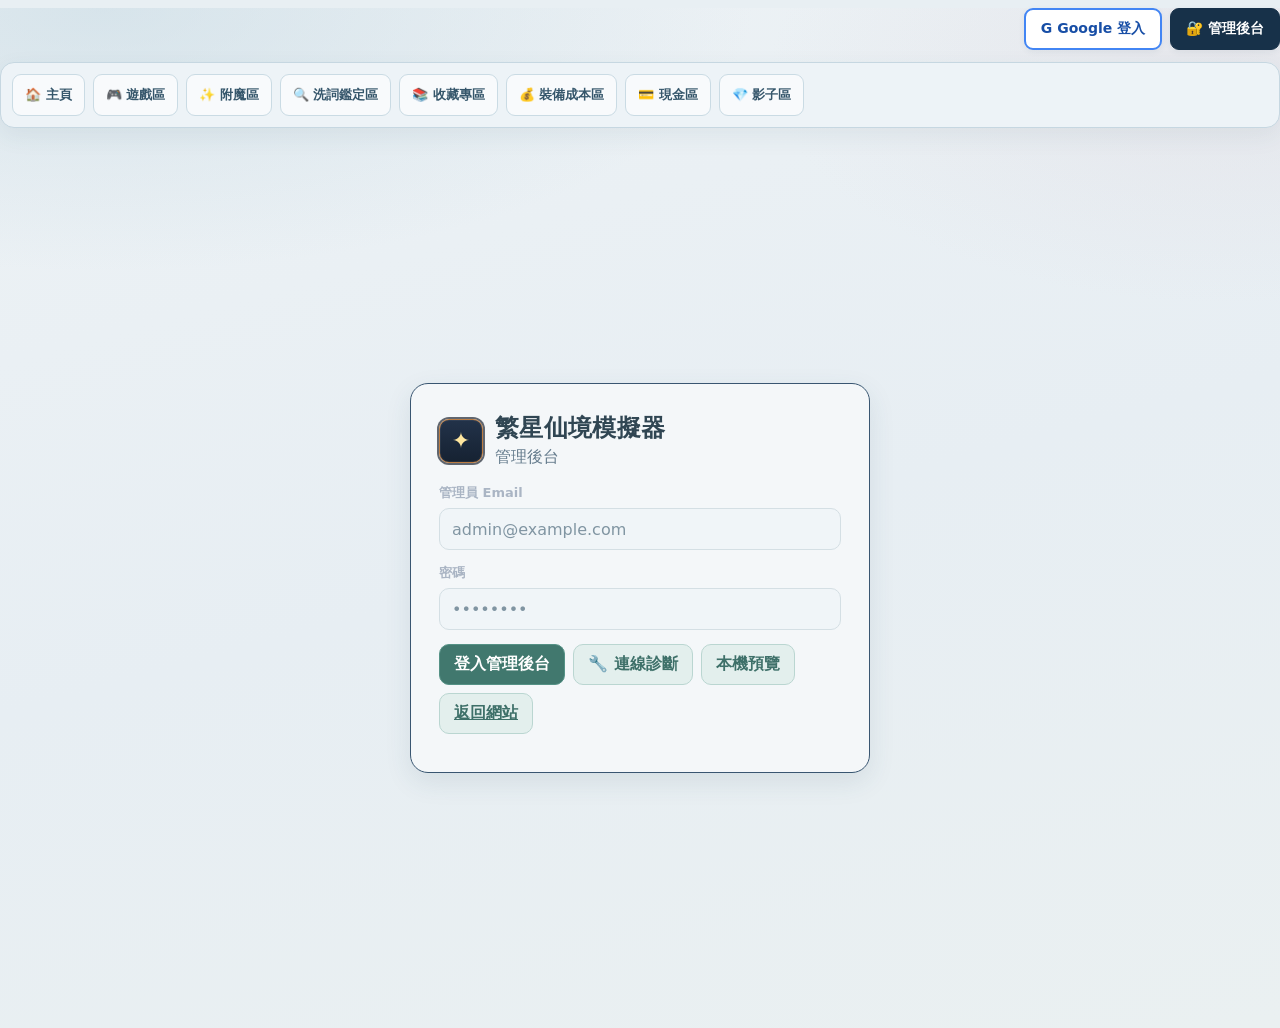
<file: admin.html>
<!doctype html>
<html lang="zh-Hant">
<head>
<meta charset="utf-8"><meta name="viewport" content="width=device-width,initial-scale=1,viewport-fit=cover">
<meta name="theme-color" content="#e8eff3"><title>繁星仙境模擬器｜管理後台</title>
<style>
:root{--bg:#080c12;--card:#10161e;--card2:#151c26;--line:#27313d;--text:#f4f7fb;--muted:#8f9bad;--green:#55d35a;--blue:#67a0ff;--gold:#ffc42d;--danger:#ff5c42}
*{box-sizing:border-box}body{margin:0;background:radial-gradient(circle at 10% -5%,rgba(48,90,130,.22),transparent 30%),#080c12;color:var(--text);font-family:-apple-system,BlinkMacSystemFont,"Segoe UI","Noto Sans TC",sans-serif}
button,input,textarea,select{font:inherit}button{cursor:pointer}.hidden{display:none!important}.muted{color:var(--muted)}.tiny{font-size:12px;color:var(--muted)}
.login-screen{min-height:100vh;display:grid;place-items:center;padding:20px}.login-card{width:min(460px,100%);padding:28px;border:1px solid var(--line);border-radius:18px;background:linear-gradient(145deg,#141b24,#0c1118);box-shadow:0 30px 80px rgba(0,0,0,.35)}
.logo{display:flex;gap:12px;align-items:center}.logo-mark{width:44px;height:44px;border:1px solid #d83b32;border-radius:10px;display:grid;place-items:center;font-size:22px}.login-card h1{font-size:24px;margin:0}.field{display:grid;gap:6px;margin:14px 0}.field label{font-size:13px;color:#aab5c4;font-weight:800}.field input,.field textarea,.field select{width:100%;background:#0b1119;color:#fff;border:1px solid #34404e;border-radius:9px;padding:10px 12px;min-height:42px}.field textarea{min-height:100px;resize:vertical}
.btn{display:inline-flex;align-items:center;justify-content:center;gap:6px;min-height:40px;padding:9px 14px;border-radius:9px;border:1px solid #3a4654;background:#141b25;color:#fff;font-weight:800}.btn.primary{background:linear-gradient(180deg,#268d34,#176c26);border-color:#319842}.btn.blue{background:#18335d;border-color:#315c94}.btn.danger{background:#3b1715;border-color:#7a332e}.btn.ghost{background:transparent}.btn:disabled{opacity:.5;cursor:not-allowed}.actions{display:flex;gap:8px;flex-wrap:wrap}
.diag-panel{margin-top:12px;padding:12px;border:1px solid #34485d;border-radius:10px;background:#09121b}.diag-head{display:flex;align-items:center;gap:8px;margin-bottom:8px}.diag-head b{font-size:14px}.diag-head .spacer{flex:1}.diag-row{display:grid;grid-template-columns:22px minmax(120px,.8fr) minmax(0,2fr);gap:8px;padding:7px 0;border-bottom:1px solid #21303e;font-size:12px;align-items:start}.diag-row:last-child{border-bottom:0}.diag-icon{font-weight:900}.diag-ok{color:#72e47b}.diag-warn{color:#ffd76a}.diag-bad{color:#ff7f70}.diag-info{color:#83b6ff}.diag-detail{color:#b9c6d5;overflow-wrap:anywhere;white-space:pre-wrap}.diag-summary{margin-top:9px;padding:9px 10px;border-radius:8px;background:#0d1924;border:1px solid #263b4d;font-size:12px;line-height:1.7}
.app{min-height:100vh;display:grid;grid-template-columns:270px minmax(0,1fr)}.sidebar{position:sticky;top:0;height:100vh;border-right:1px solid var(--line);background:#0b1017;padding:18px;overflow:auto}.sidebar .brand{margin-bottom:18px}.brand h2{font-size:18px;margin:8px 0 2px}.status{display:flex;gap:7px;align-items:center;font-size:12px}.dot{width:8px;height:8px;border-radius:50%;background:#888}.dot.ok{background:var(--green)}.dot.warn{background:var(--gold)}
.nav{display:grid;gap:6px}.nav button{width:100%;text-align:left;border:1px solid transparent;border-radius:9px;background:transparent;color:#c8d0dc;padding:10px 11px;font-weight:700}.nav button:hover,.nav button.active{background:#141d28;border-color:#2c3a49;color:#fff}.side-footer{margin-top:18px;padding-top:14px;border-top:1px solid var(--line);display:grid;gap:8px}
.main{min-width:0}.topbar{position:sticky;top:0;z-index:5;display:flex;align-items:center;gap:12px;padding:14px 22px;border-bottom:1px solid var(--line);background:rgba(8,12,18,.92);backdrop-filter:blur(10px)}.topbar h1{font-size:20px;margin:0}.topbar .spacer{flex:1}.content{max-width:1280px;margin:auto;padding:22px}.overview{display:grid;grid-template-columns:repeat(4,minmax(0,1fr));gap:10px;margin-bottom:16px}.metric{border:1px solid var(--line);border-radius:12px;background:#10161e;padding:13px}.metric span{font-size:12px;color:var(--muted)}.metric b{display:block;font-size:19px;margin-top:4px}
.feature-table{border:1px solid var(--line);border-radius:14px;overflow:hidden;background:#10161e}.feature-row{display:grid;grid-template-columns:minmax(0,1fr) 130px 90px;gap:10px;align-items:center;padding:13px 15px;border-bottom:1px solid var(--line)}.feature-row:last-child{border-bottom:0}.feature-title{font-weight:900}.feature-summary{font-size:12px;color:var(--muted);margin-top:3px}.pill{justify-self:start;padding:4px 8px;border-radius:999px;background:#173923;color:#8df29a;font-size:12px;font-weight:800}.pill.off{background:#321819;color:#ff9e96}
.panel{display:none;margin-top:16px;border:1px solid var(--line);border-radius:14px;background:linear-gradient(145deg,#111820,#0c1118);padding:18px}.panel.active{display:block}.panel-head{display:flex;gap:10px;align-items:start;margin-bottom:12px}.panel-head h2{margin:0;font-size:21px}.panel-head .spacer{flex:1}.section{margin-top:14px;padding:14px;border:1px solid #28323e;border-radius:11px;background:#0b1119}.section h3{font-size:15px;margin:0 0 10px}.grid2{display:grid;grid-template-columns:repeat(2,minmax(0,1fr));gap:10px}.grid3{display:grid;grid-template-columns:repeat(3,minmax(0,1fr));gap:10px}.grid4{display:grid;grid-template-columns:repeat(4,minmax(0,1fr));gap:10px}.switch-row{display:flex;align-items:center;justify-content:space-between;gap:10px}.switch-row input{width:20px;height:20px;accent-color:var(--green)}
.range-row,.material-row{display:grid;grid-template-columns:minmax(0,1.6fr) repeat(3,minmax(85px,.7fr)) auto;gap:8px;align-items:end;margin:7px 0}.material-row{grid-template-columns:minmax(220px,2fr) minmax(100px,.7fr) minmax(100px,.7fr)}.material-name{padding:9px 0;overflow-wrap:anywhere}.searchbar{display:flex;gap:8px;margin-bottom:10px}.searchbar input{flex:1;background:#0b1119;color:#fff;border:1px solid #34404e;border-radius:9px;padding:10px 12px}.scrollbox{max-height:480px;overflow:auto;border:1px solid #27313d;border-radius:10px}.collection-item{padding:11px 12px;border-bottom:1px solid #27313d;cursor:pointer}.collection-item:hover{background:#121d29}.collection-item:last-child{border-bottom:0}.collection-item b{display:block}.collection-item span{font-size:12px;color:var(--muted)}
.toast{position:fixed;right:18px;bottom:18px;z-index:20;min-width:260px;max-width:420px;padding:12px 14px;border:1px solid #356343;border-radius:10px;background:#102117;color:#c8ffd1;box-shadow:0 16px 40px rgba(0,0,0,.35)}
pre.code{white-space:pre-wrap;word-break:break-word;background:#071018;border:1px solid #253446;border-radius:9px;padding:12px;font-size:12px;color:#b7c9de;max-height:250px;overflow:auto}
details.admin-details{margin-top:12px;border:1px solid #28323e;border-radius:11px;background:#0b1119;overflow:hidden}details.admin-details>summary{cursor:pointer;padding:13px 14px;font-weight:900;background:#101821;display:flex;align-items:center;gap:8px}details.admin-details[open]>summary{border-bottom:1px solid #28323e}.details-body{padding:14px}.subswitch{display:flex;justify-content:space-between;align-items:center;gap:10px;padding:9px 11px;border:1px solid #2c3948;border-radius:9px;background:#101721;margin-bottom:10px}.subswitch input{width:20px;height:20px;accent-color:var(--green)}
@media(max-width:1000px){.app{grid-template-columns:1fr}.sidebar{position:static;height:auto;border-right:0;border-bottom:1px solid var(--line)}.nav{grid-template-columns:repeat(4,1fr)}.overview{grid-template-columns:repeat(2,1fr)}}
@media(max-width:700px){.content{padding:12px}.topbar{padding:12px}.nav{grid-template-columns:repeat(2,1fr)}.feature-row{grid-template-columns:1fr auto}.feature-row .pill{display:none}.grid2,.grid3,.grid4{grid-template-columns:1fr}.range-row{grid-template-columns:1fr 1fr}.range-row .field:first-child{grid-column:1/-1}.material-row{grid-template-columns:1fr 100px 100px}.overview{grid-template-columns:1fr 1fr}}

.cash-price-row{display:grid;grid-template-columns:minmax(220px,2fr) repeat(3,minmax(105px,.85fr)) auto;gap:8px;align-items:end;padding:8px 10px;border-bottom:1px solid var(--line)}
.cash-price-row:last-child{border-bottom:0}.cash-price-row .field{margin:0}.cash-price-head{display:grid;grid-template-columns:minmax(220px,2fr) repeat(3,minmax(105px,.85fr)) 72px;gap:8px;padding:8px 10px;color:#9fb1ca;font-size:12px;font-weight:800;border-bottom:1px solid var(--line);position:sticky;top:0;background:#0b1119;z-index:2}
@media(max-width:900px){.cash-price-head{display:none}.cash-price-row{grid-template-columns:1fr 1fr}.cash-price-row .field:first-child{grid-column:1/-1}.cash-price-row .btn{align-self:end}}
</style>
<script src="supabase-config.js"></script><script src="starro-config.js"></script><script src="cms-definitions.js"></script>
<link rel="stylesheet" href="admin-enhancements.css"><link rel="stylesheet" href="admin-fullcms.css">
<link rel="stylesheet" href="starro-polish.css?v=20261125-atlas">
<link rel="stylesheet" href="catalog-admin.css?v=20261125">
<link rel="stylesheet" href="starro-gallery-unified.css?v=20261125-light">
<link rel="stylesheet" href="starro-soft-backgrounds.css?v=20261125-soft1">
<link rel="stylesheet" href="starro-global-navigation.css?v=20261125-topactions">
<script defer src="starro-global-navigation.js?v=20261125-topactions"></script>
<link rel="stylesheet" href="starro-contrast-aa.css?v=20261125-aa1">
</head>
<body>
<nav class="starro-global-nav starro-global-nav--admin" data-starro-unified-nav aria-label="全站分區導覽">
<a href="index.html">🏠 主頁</a>
<a href="game.html">🎮 遊戲區</a>
<a href="enchant.html">✨ 附魔區</a>
<a href="identify.html">🔍 洗詞鑑定區</a>
<a href="collection.html">📚 收藏專區</a>
<a href="equipment.html">💰 裝備成本區</a>
<a href="CASH.html">💳 現金區</a>
<a href="shadow.html">💎 影子區</a>
<a href="admin.html" aria-current="page">🔐 管理後台</a>
</nav>
<div id="loginScreen" class="login-screen">
  <div class="login-card">
    <div class="logo"><div class="logo-mark">✦</div><div><h1>繁星仙境模擬器</h1><div class="muted">管理後台</div></div></div>
    <div id="cloudSetupWarn" class="section" style="margin-top:18px"><b>尚未設定雲端登入</b><div class="tiny" style="margin-top:5px">先填寫 supabase-config.js 並執行附帶的 supabase_setup.sql。也可以先用「本機預覽」查看完整後台。</div></div>
    <div class="field"><label>管理員 Email</label><input id="loginEmail" type="email" autocomplete="username" placeholder="admin@example.com"></div>
    <div class="field"><label>密碼</label><input id="loginPassword" type="password" autocomplete="current-password" placeholder="••••••••"></div>
    <div class="actions"><button class="btn primary" id="loginBtn">登入管理後台</button><button class="btn blue" id="diagnoseBtn">🔧 連線診斷</button><button class="btn ghost" id="previewBtn">本機預覽</button><a class="btn ghost" href="index.html">返回網站</a></div>
    <div id="loginMsg" class="tiny" style="margin-top:10px"></div>
    <div id="diagPanel" class="diag-panel hidden">
      <div class="diag-head"><b>🔧 Supabase 連線診斷</b><span class="spacer"></span><button class="btn ghost" id="copyDiagBtn" type="button" style="min-height:30px;padding:4px 8px;font-size:11px">複製結果</button></div>
      <div id="diagResults"></div>
      <div id="diagSummary" class="diag-summary"></div>
    </div>
  </div>
</div>

<div id="adminApp" class="app hidden">
<aside class="sidebar">
  <div class="brand"><div class="logo"><div class="logo-mark">✦</div><div><h2>繁星管理後台</h2><div class="status"><span id="cloudDot" class="dot warn"></span><span id="cloudStatus">本機模式</span></div></div></div></div>
  <div class="nav" id="sideNav"></div>
  <div class="side-footer"><a class="btn ghost" href="index.html">🌟 回到網站</a><button class="btn ghost" id="exportBtn">⬇️ 匯出設定 JSON</button><label class="btn ghost" style="cursor:pointer">⬆️ 匯入設定 JSON<input id="importFile" type="file" accept="application/json" hidden></label><button class="btn danger" id="logoutBtn">登出</button></div>
</aside>
<main class="main">
  <header class="topbar"><h1>繁星仙境模擬器｜管理後台</h1><div class="spacer"></div><span id="saveState" class="tiny">尚未修改</span><button class="btn ghost" id="historyBtn" type="button">🕘 版本備份／回復</button><button class="btn primary" id="saveAllBtn">💾 儲存全部</button></header>
  <div class="content">
    <div class="overview"><div class="metric"><span>管理項目</span><b id="managedCount">10</b></div><div class="metric"><span>啟用功能</span><b id="enabledCount">0</b></div><div class="metric"><span>設定來源</span><b id="sourceMode">本機</b></div><div class="metric"><span>最後更新</span><b id="updatedAt">—</b></div></div>
    <section class="section" id="biosAdminPanel" style="margin:12px 0;padding:18px;border:1px solid #425c76;border-radius:14px">
      <h2>🧿 拜歐斯護身符｜成功率及材料管理</h2>
      <p class="tiny">各階成功率可直接修改；材料使用「材料名稱＋階段編號與單次消耗量」JSON 格式。先在下方驗證，再按頁面右上角「儲存全部」。成功後前台重新整理會套用。</p>
      <div id="biosStageAdmin" class="grid3" style="margin:12px 0"></div>
      <label style="display:block;margin:12px 0"><b>各階材料設定（JSON）</b><textarea id="biosMaterialsAdmin" spellcheck="false" style="display:block;width:100%;min-height:280px;white-space:pre;font:12px/1.5 monospace;margin-top:8px"></textarea></label>
      <div class="actions"><button class="btn blue" id="biosValidateBtn" type="button">✅ 檢查拜歐斯參數</button><button class="btn ghost" id="biosRestoreDefaults" type="button">↩️ 恢復拜歐斯預設值（尚未發布）</button></div>
      <p class="tiny" id="biosEditorStatus" aria-live="polite"></p>
    </section>
    <section class="section" id="serviceRulesAdminPanel" style="margin:12px 0;padding:18px;border:1px solid #425c76;border-radius:14px">
      <h2>🔨 古雲代敲／代評｜材料及費用規則</h2>
      <p class="tiny">編輯每個代敲／代評步驟的支票、鐵匠祝福、大／小金、大／小灰、評級材料及紅利費用。請保留規則名稱（例如 S-BOTH5、S、SS）。修改後先驗證再儲存全部。</p>
      <label style="display:block;margin:12px 0"><b>各步驟材料與費用（JSON）</b><textarea id="serviceRulesAdmin" spellcheck="false" style="display:block;width:100%;min-height:310px;white-space:pre;font:12px/1.5 monospace;margin-top:8px"></textarea></label>
      <div class="actions"><button class="btn blue" id="serviceRulesValidateBtn" type="button">✅ 檢查代敲規則與測試案例</button><button class="btn ghost" id="serviceRulesRestoreDefaults" type="button">↩️ 恢復代敲內建規則（尚未發布）</button></div>
      <p class="tiny" id="serviceRulesStatus" aria-live="polite"></p>
    </section>
    <section class="section" id="airPricesAdminPanel" style="margin:12px 0;padding:18px;border:1px solid #425c76;border-radius:14px">
      <h2>🧿 空中護身符｜成本預設參數</h2>
      <p class="tiny">調整新使用者的護身符成本預設值。已在自己的瀏覽器手動修改並保存價格的玩家，仍以他們的個人設定為準。</p>
      <div id="airPricesAdmin" class="grid3" style="margin-top:12px"></div>
      <p class="tiny" id="airPricesStatus">調整後按右上角「儲存全部」發布。</p>
    </section>
    <div class="feature-table" id="featureTable"></div>
    <div id="panels"></div>
  </div>
</main>
</div>
<div id="toast" class="toast hidden"></div>
<dialog id="versionDialog" style="max-width:min(720px,94vw);width:100%;background:#111c2c;color:#fff;border:1px solid #53647d;border-radius:14px;padding:20px">
  <h2 style="margin-top:0">🕘 設定版本備份／回復</h2>
  <p class="tiny">每次按「儲存全部」之前，會在目前瀏覽器保存前一個版本，最多 15 筆。回復僅先載入編輯器，需再按「儲存全部」才能發布至雲端。不同裝置間的本機備份不會自動同步。</p>
  <div id="versionRows" style="max-height:45vh;overflow:auto"></div>
  <div class="actions" style="margin-top:16px"><button class="btn blue" type="button" id="versionExport">⬇️ 下載目前設定</button><button class="btn ghost" type="button" id="versionClose">關閉</button></div>
</dialog>

<script>
const FEATURES=[
 {key:'huajinArmor',icon:'🔥',name:'華金鎧甲/鞋',summary:c=>`每次 ${c.cost} 紅｜${c.stage1Rate}% → ${c.stage2Rate}%`},
 {key:'huajinAccessory',icon:'💎',name:'華金耳環/飾品',summary:c=>`每次 ${c.cost} 紅｜${c.stage1Rate}% → ${c.stage2Rate}%`},
 {key:'auctionNeedle',icon:'🪡',name:'競標針',summary:c=>`每次 ${c.cost} 紅｜第2詞 ${c.secondRate}%｜第3詞 ${c.thirdRate}%`},
 {key:'dragon',icon:'🐉',name:'龍甲',summary:c=>`第四洞 ${c.fourth.lv2to3}%/${c.fourth.lv3toSpecial}%｜第三洞 ${c.third.lv3to4}%/${c.third.lv4to5}%/${c.third.lv5toSpecial}%`},
 {key:'evilWeapon',icon:'⚔️',name:'善惡武器',summary:c=>`${c.rates.lv1to2}% → ${c.rates.lv2to3}% → ${c.rates.lv3to4}% → ${c.rates.lv4to5}%`},
 {key:'timeBoot',icon:'💎',name:'時光靴',summary:c=>c.series.map(x=>`${x.name} ${x.weight}%`).join('｜')},
 {key:'collection',icon:'📚',name:'收藏',summary:c=>Array.isArray(c.items)?`${c.items.length.toLocaleString()} 筆雲端收藏資料`:'使用網站內建收藏資料'},
 {key:'equipment',icon:'💰',name:'裝備價格',summary:c=>`${Object.keys(c.priceOverrides||{}).length} 筆雲端價格覆寫`},
 {key:'game',icon:'🎮',name:'遊戲區',summary:c=>`輪盤 ${c.wheel?.maxBet??5000}紅｜百家樂 ${c.baccarat?.maxBet??30000}紅｜21點 ${c.blackjack?.bet??10000}P｜推筒子 ${c.tongzi?.bet??100000}P`},
 {key:'cash',icon:'💳',name:'現金區',summary:c=>`${(c.tiers||[]).length} 個儲值級距｜商城比值 ${c.shopRatio??280}｜紅利比值 ${c.bonusRatio??1.6}`}
];
const CASH_PRICE_TABLE_DEFAULTS=[{"name":"商城點數(P)","shop":"1","bonus":"","nt":""},{"name":"紅利點數(紅)#60101","shop":"","bonus":"","nt":"0.606"},{"name":"進階精煉能力+20券#60057","shop":"20000","bonus":"","nt":""},{"name":"進階精煉能力+18券#64055","shop":"10000","bonus":"","nt":""},{"name":"進階精煉能力+16券#64053","shop":"5000","bonus":"","nt":""},{"name":"特殊強化石自選箱#60715","shop":"8000","bonus":"","nt":""},{"name":"物理能力偵測器箱子(10入)#60632","shop":"5000","bonus":"","nt":""},{"name":"魔法能力偵測器箱子(10入)#60633","shop":"5000","bonus":"","nt":""},{"name":"副本王卡自選冊#60791","shop":"10000","bonus":"","nt":""},{"name":"寵物裝備自選箱#60717","shop":"3500","bonus":"","nt":""},{"name":"特殊寵物自選箱#60716","shop":"3000","bonus":"","nt":""},{"name":"寶物兌換券#60483","shop":"1300","bonus":"","nt":""},{"name":"地獄副本掃蕩券#67238","shop":"800","bonus":"","nt":""},{"name":"UR寶石自選箱(1)#60764","shop":"1800","bonus":"","nt":""},{"name":"高密度極限乙太神工匠的鐵鎚#60687","shop":"900","bonus":"","nt":""},{"name":"VIP銅箱子#60197","shop":"900","bonus":"","nt":""},{"name":"評級升級券#60673","shop":"800","bonus":"","nt":""},{"name":"神級材料寶箱#12674","shop":"750","bonus":"","nt":""},{"name":"武器鑑定晶片#67310","shop":"650","bonus":"","nt":""},{"name":"副本入場券盒子#60657","shop":"700","bonus":"","nt":""},{"name":"高級副本掃蕩券#60683","shop":"300","bonus":"","nt":""},{"name":"天使波利祝福卷軸#61622","shop":"730","bonus":"","nt":""},{"name":"惡魔波利祝福卷軸#61623","shop":"450","bonus":"","nt":""},{"name":"庇佑冶煉秘粉#69042","shop":"200","bonus":"","nt":""},{"name":"高密度乙太神工匠的鐵鎚#60360","shop":"100","bonus":"","nt":""},{"name":"副本掃蕩卷#60152","shop":"75","bonus":"","nt":""},{"name":"限量服裝鑑定針#67237","shop":"280","bonus":"","nt":""},{"name":"稀有地質探測器工具箱#60740","shop":"200","bonus":"","nt":""},{"name":"UR寶石碎片#60793","shop":"20","bonus":"","nt":""},{"name":"1億元支票#60332","shop":"14","bonus":"","nt":""},{"name":"轉蛋兌換券#60204","shop":"10","bonus":"","nt":""},{"name":"祝福寶石兌換券#60656","shop":"12","bonus":"","nt":""},{"name":"王卡硬幣#60132","shop":"3","bonus":"","nt":""},{"name":"(服飾)繁星二周年氣球#78562","shop":"","bonus":"500","nt":""},{"name":"UR服飾魔法書轉移工具#67486","shop":"","bonus":"2499","nt":"1561.88"},{"name":"S評級升級券#60684","shop":"","bonus":"300","nt":"187.50"},{"name":"限量服飾自選盒(披肩)#69083","shop":"","bonus":"300","nt":"187.50"},{"name":"限量服飾自選盒(頭飾)#69082","shop":"","bonus":"200","nt":"125.00"},{"name":"無限熊皮軟糖(30日)#60128","shop":"","bonus":"79.2","nt":"49.50"},{"name":"(特殊)裝備詞墜轉移工具#69089","shop":"","bonus":"","nt":"6000.00"},{"name":"UR裝備自選箱#67985","shop":"","bonus":"","nt":"3500.00"},{"name":"神話服飾鑑定藥水(屬性終傷)#69088","shop":"","bonus":"","nt":"3000.00"},{"name":"神話服飾鑑定藥水(種族終傷)#69085","shop":"","bonus":"","nt":"3000.00"},{"name":"神話服飾鑑定藥水(體型終傷)#69086","shop":"","bonus":"","nt":"3000"},{"name":"神話服飾鑑定藥水(階級終傷)#69087","shop":"","bonus":"","nt":"3000.00"},{"name":"(特殊)裝備物法轉移卷軸(5)#69084","shop":"","bonus":"","nt":"2500.00"},{"name":"UR服飾魔法書盒(指定)#67309","shop":"","bonus":"","nt":"1000.00"},{"name":"UR寶石自選箱(2)#68599","shop":"","bonus":"","nt":"1500.00"},{"name":"(JRO)王卡自選冊#60800","shop":"","bonus":"","nt":"1000.00"},{"name":"SS評級升級券#67838","shop":"","bonus":"","nt":"350.00"},{"name":"工廠經營許可證#67516","shop":"","bonus":"","nt":"500.00"},{"name":"足跡特效石自選箱#68602","shop":"","bonus":"","nt":"150.00"},{"name":"一周年手推車改裝券#67988","shop":"","bonus":"","nt":"300.00"},{"name":"UR寶石箱子(2)#68600","shop":"","bonus":"","nt":"656.25"},{"name":"鉭鈮石箱子(10入)#69043","shop":"150000","bonus":"","nt":""},{"name":"UR服飾魔法書盒(隨機)#67308","shop":"","bonus":"","nt":"305.00"},{"name":"(JRO)王室狩獵自選冊#69090","shop":"","bonus":"","nt":"400.00"},{"name":"(JRO)老舊自選冊#60799","shop":"","bonus":"","nt":"300.00"},{"name":"S服飾魔法書盒(指定)#69076","shop":"","bonus":"","nt":"50.00"},{"name":"VIP倉庫啟用券#67837","shop":"","bonus":"","nt":"100.00"},{"name":"神級材料自選箱#68605","shop":"","bonus":"50","nt":""},{"name":"(JRO)UR裝備碎片#68005","shop":"","bonus":"","nt":"30"},{"name":"寵物裝備激發指定器(2)#69081","shop":"","bonus":"30","nt":""},{"name":"寵物裝備激發指定器(1)#69080","shop":"","bonus":"20","nt":""},{"name":"競標服裝鑑定針#67236","shop":"","bonus":"","nt":"8.00"},{"name":"寵物裝備鑑定針#68732","shop":"","bonus":"","nt":"8.00"},{"name":"紅利轉蛋兌換券#60760","shop":"","bonus":"","nt":"11.00"},{"name":"影子昇華結晶#67787","shop":"","bonus":"","nt":"4.00"},{"name":"科技研發加速器(1小時)#","shop":"","bonus":"","nt":"1.00"},{"name":"S服飾魔法書盒(隨機)#","shop":"","bonus":"","nt":"0.00"}];
let cfg=JSON.parse(JSON.stringify(StarroConfig.all()));
let cloudSession=null,previewMode=false,dirty=false;
let collectionItems=null,equipmentData=null,selectedCollectionIndex=-1;
const $=s=>document.querySelector(s), esc=s=>String(s??'').replace(/[&<>"']/g,c=>({'&':'&amp;','<':'&lt;','>':'&gt;','"':'&quot;',"'":'&#39;'}[c]));
function getFeature(k){return cfg.features[k];}
function setDirty(v=true){dirty=v;$('#saveState').textContent=v?'有未儲存變更':'已同步';}
function toast(msg,bad=false){const el=$('#toast');el.textContent=msg;el.style.borderColor=bad?'#7a332e':'#356343';el.style.background=bad?'#2a1110':'#102117';el.classList.remove('hidden');setTimeout(()=>el.classList.add('hidden'),2600)}
function field(label,id,value,type='number',extra=''){return `<div class="field"><label>${label}</label><input id="${id}" type="${type}" value="${esc(value)}" ${extra}></div>`}
function toggleField(key,label='顯示此功能'){return `<div class="section switch-row"><div><b>${label}</b><div class="tiny">關閉後前台會隱藏這個功能。</div></div><input type="checkbox" data-enable="${key}" ${getFeature(key).enabled!==false?'checked':''}></div>`}
function readNum(id,fallback=0){const v=Number($('#'+id)?.value);return Number.isFinite(v)?v:fallback}
function hasCashAutoPrice(shop,bonus){return Number(shop)>0||Number(bonus)>0}
function normalizeCashPriceRow(x){const shop=x?.shop??'',bonus=x?.bonus??'';return {name:x?.name||'',shop,bonus,nt:hasCashAutoPrice(shop,bonus)?'':(x?.nt??'')}}
function syncCashManualNtState(){document.querySelectorAll('[data-cash-price-row]').forEach((row,i)=>{const shop=$('#cashPriceShop'+i)?.value??'',bonus=$('#cashPriceBonus'+i)?.value??'',nt=$('#cashPriceNt'+i);if(!nt)return;const auto=hasCashAutoPrice(shop,bonus);if(auto){nt.value='';nt.disabled=true;nt.placeholder='自動換算';}else{nt.disabled=false;nt.placeholder='手動台價值';}})}
function renderShell(){
 $('#sideNav').innerHTML=FEATURES.map((f,i)=>`<button data-open="${f.key}" class="${i===0?'active':''}">${f.icon} ${f.name}</button>`).join('');
 $('#featureTable').innerHTML=FEATURES.map(f=>{const c=getFeature(f.key),on=c.enabled!==false;return `<div class="feature-row"><div><div class="feature-title">${f.icon} ${f.name}</div><div class="feature-summary">${esc(f.summary(c))}</div></div><span class="pill ${on?'':'off'}">${on?'啟用中':'已停用'}</span><button class="btn" data-open="${f.key}">編輯</button></div>`}).join('');
 $('#panels').innerHTML=FEATURES.map((f,i)=>`<section class="panel ${i===0?'active':''}" data-panel="${f.key}"></section>`).join('');
 renderAllPanels(); bindOpen(); updateMetrics();
}
function bindOpen(){document.querySelectorAll('[data-open]').forEach(b=>b.onclick=()=>openPanel(b.dataset.open));}
function openPanel(key){document.querySelectorAll('[data-panel]').forEach(p=>p.classList.toggle('active',p.dataset.panel===key));document.querySelectorAll('#sideNav [data-open]').forEach(b=>b.classList.toggle('active',b.dataset.open===key));document.querySelector(`[data-panel="${key}"]`)?.scrollIntoView({behavior:'smooth',block:'start'});}
function panelHead(key,icon,name,desc){return `<div class="panel-head"><div><h2>${icon} ${name}</h2><div class="muted">${desc}</div></div><div class="spacer"></div><button class="btn primary" data-save-panel="${key}">儲存此區</button></div>${toggleField(key)}`}
function renderRanges(key,idPrefix){const c=getFeature(key);return `<div class="section"><h3>成功後數值區間 / 權重</h3><div id="${idPrefix}Ranges">${(c.ranges||[]).map((r,i)=>`<div class="range-row"><div class="field"><label>區間 ${i+1}</label><input value="${i+1}" disabled></div>${field('最小值',`${idPrefix}Min${i}`,r.min)}${field('最大值',`${idPrefix}Max${i}`,r.max)}${field('權重 %',`${idPrefix}Weight${i}`,r.weight,'number','step="0.01"')}<button class="btn danger" data-remove-range="${key}:${i}">刪除</button></div>`).join('')}</div><button class="btn" data-add-range="${key}">＋ 新增區間</button></div>`}
function renderHuajin(key,icon,name,prefix){const c=getFeature(key);const panel=document.querySelector(`[data-panel="${key}"]`);panel.innerHTML=panelHead(key,icon,name,'展開後可直接修改洗詞花費、兩階段成功率與最終數值權重。')+`<div class="grid3">${field('每次花費（紅利）',prefix+'Cost',c.cost)}${field('第一階段成功率 %',prefix+'Stage1',c.stage1Rate,'number','min="0" max="100" step="0.01"')}${field('第二階段成功率 %',prefix+'Stage2',c.stage2Rate,'number','min="0" max="100" step="0.01"')}</div>`+renderRanges(key,prefix)+`<div class="section"><h3>目前規則摘要</h3><div class="tiny">總進入最終詞機率：約 ${(c.stage1Rate*c.stage2Rate/100).toFixed(4)}%。權重總和 ${(c.ranges||[]).reduce((s,x)=>s+Number(x.weight||0),0).toFixed(2)}%。</div></div>`;}
function renderAuction(){const k='auctionNeedle',c=getFeature(k),p=document.querySelector(`[data-panel="${k}"]`);p.innerHTML=panelHead(k,'🪡','競標針','完整設定每次成本、第2/第3詞機率、特殊詞機率，以及三個詞池。')+`<div class="grid3">${field('每次花費（紅利）','auctionCost',c.cost)}${field('第2詞出現率 %','auctionSecond',c.secondRate,'number','min="0" max="100" step="0.01"')}${field('第3詞出現率 %','auctionThird',c.thirdRate,'number','min="0" max="100" step="0.01"')}${field('無視魔法效果解除 %','auctionMagic',c.specialMagicRate,'number','min="0" max="100" step="0.001"')}${field('死亡 BUFF 不清除 %','auctionBuff',c.specialBuffRate,'number','min="0" max="100" step="0.001"')}</div><div class="section"><h3>詳細詞池</h3><div class="actions"><button class="btn" id="loadAuctionDefaults">載入目前網站詞池</button><button class="btn" id="clearAuctionPools">恢復使用網站內建詞池</button></div><div class="grid3"><div class="field"><label>第1詞池（JSON 陣列）</label><textarea id="auctionPool1">${esc(c.pool1?JSON.stringify(c.pool1,null,2):'')}</textarea></div><div class="field"><label>第2詞池（JSON 陣列）</label><textarea id="auctionPool2">${esc(c.pool2?JSON.stringify(c.pool2,null,2):'')}</textarea></div><div class="field"><label>第3詞池（JSON 陣列）</label><textarea id="auctionPool3">${esc(c.pool3?JSON.stringify(c.pool3,null,2):'')}</textarea></div></div><div class="tiny">留空＝沿用 identify.html 目前內建詞池。格式：每筆 [名稱, 最小值, 最大值, 單位]。</div></div>`;}
function renderDragon(){const k='dragon',c=getFeature(k),p=document.querySelector(`[data-panel="${k}"]`);p.innerHTML=panelHead(k,'🐉','龍甲','可分別修改第四洞與第三洞每一階段成功率。')+`<div class="section"><h3>第四洞</h3><div class="grid2">${field('LV2 → LV3 %','dragon4_23',c.fourth.lv2to3)}${field('LV3 → 特級 %','dragon4_3s',c.fourth.lv3toSpecial)}</div></div><div class="section"><h3>第三洞</h3><div class="grid3">${field('LV3 → LV4 %','dragon3_34',c.third.lv3to4)}${field('LV4 → LV5 %','dragon3_45',c.third.lv4to5)}${field('LV5 → 特級 %','dragon3_5s',c.third.lv5toSpecial)}</div></div>`;}
function renderEvil(){const k='evilWeapon',c=getFeature(k),p=document.querySelector(`[data-panel="${k}"]`);p.innerHTML=panelHead(k,'⚔️','善惡武器','四個升級階段都可獨立修改。')+`<div class="grid4">${field('LV1 → LV2 %','evil12',c.rates.lv1to2)}${field('LV2 → LV3 %','evil23',c.rates.lv2to3)}${field('LV3 → LV4 %','evil34',c.rates.lv3to4)}${field('LV4 → LV5 %','evil45',c.rates.lv4to5)}</div>`;}
function renderTime(){const k='timeBoot',c=getFeature(k),p=document.querySelector(`[data-panel="${k}"]`);p.innerHTML=panelHead(k,'💎','時光超越靴','第四洞系列權重、第三洞變異詞與第四洞類型都能直接查看及修改。')+`<div class="section"><h3>第四洞系列權重</h3>${(c.series||[]).map((x,i)=>`<div class="grid2">${field('系列名稱','timeName'+i,x.name,'text')}${field('權重 %','timeWeight'+i,x.weight,'number','step="0.01"')}</div>`).join('')}</div><div class="grid2"><div class="field"><label>第三洞變異詞（每行一個）</label><textarea id="timeThirdPool">${esc((c.thirdPool||[]).join('\n'))}</textarea></div><div class="field"><label>第四洞類型（每行一個）</label><textarea id="timeTypes">${esc((c.types||[]).join('\n'))}</textarea></div></div>`;}
function renderCollection(){const k='collection',c=getFeature(k),p=document.querySelector(`[data-panel="${k}"]`);p.innerHTML=panelHead(k,'📚','收藏','可載入目前 collection.html 全部收藏，搜尋後展開單筆修改名稱、效果、格數與需求。')+`<div class="field"><label>收藏區公告（可留空）</label><textarea id="collectionNotice">${esc(c.notice||'')}</textarea></div><div class="section"><div class="actions"><button class="btn blue" id="loadCollectionBtn">載入目前網站收藏資料</button><button class="btn danger" id="clearCollectionOverride">清除雲端收藏覆寫</button><span class="tiny" id="collectionCount">${Array.isArray(c.items)?c.items.length.toLocaleString()+' 筆':'尚未載入'}</span></div><div class="searchbar" style="margin-top:10px"><input id="collectionSearch" placeholder="搜尋收藏名稱 / 效果 / 遊戲分類"><button class="btn" id="addCollectionBtn">＋ 新增收藏</button></div><div class="scrollbox" id="collectionList"><div class="collection-item"><span>按「載入目前網站收藏資料」後即可編輯。</span></div></div></div><div class="section hidden" id="collectionDetail"><h3>單筆收藏詳細編輯</h3><div class="grid3">${field('群組','colGroup','', 'text')}${field('Row','colRow','')}${field('DC','colDc','', 'text')}${field('遊戲分類','colGame','', 'text')}${field('佔格','colSlot','')}</div><div class="field"><label>收藏名稱</label><input id="colName"></div><div class="field"><label>效果</label><textarea id="colEffect"></textarea></div><div class="field"><label>需求道具（每行一個）</label><textarea id="colRequired"></textarea></div><div class="actions"><button class="btn primary" id="applyCollectionItem">套用這筆修改</button><button class="btn danger" id="deleteCollectionItem">刪除這筆</button></div></div>`;}
function renderEquipment(){const k='equipment',c=getFeature(k),p=document.querySelector(`[data-panel="${k}"]`);const sp=c.servicePrices||{};p.innerHTML=panelHead(k,'💰','裝備價格','載入 equipment.html 後可搜尋所有材料，改價格與價格單位；另可調整代敲材料預設價格。')+`<div class="section"><h3>代敲材料預設價格</h3><div class="grid3">${field('鐵匠的祝福','svcBless',sp.bless)}${field('支票','svcCheck',sp.check)}${field('大金','svcBigGold',sp.bigGold)}${field('小金','svcSmallGold',sp.smallGold)}${field('大灰','svcBigGray',sp.bigGray)}${field('小灰','svcSmallGray',sp.smallGray)}${field('乙太塔菲','svcTaffy',sp.taffy)}${field('庇佑以太','svcDust',sp.dust)}${field('紅利點數','svcRed',sp.red)}</div></div><div class="section"><div class="actions"><button class="btn blue" id="loadEquipmentBtn">載入目前網站裝備材料</button><button class="btn danger" id="clearPriceOverrides">清除全部雲端價格覆寫</button><span id="priceOverrideCount" class="tiny">${Object.keys(c.priceOverrides||{}).length} 筆已修改</span></div><div class="searchbar" style="margin-top:10px"><input id="equipmentSearch" placeholder="搜尋材料名稱"></div><div class="scrollbox" id="equipmentList"><div class="collection-item"><span>按「載入目前網站裝備材料」後即可編輯。</span></div></div></div>`;}

function subSwitch(id,label,enabled,desc=''){return `<div class="subswitch"><div><b>${label}</b>${desc?`<div class="tiny">${desc}</div>`:''}</div><input id="${id}" type="checkbox" ${enabled!==false?'checked':''}></div>`}
function renderGame(){
 const k='game',c=getFeature(k),p=document.querySelector(`[data-panel="${k}"]`),w=c.wheel||{},b=c.baccarat||{},bj=c.blackjack||{},tt=c.tongzi||{};
 const opts=w.options||[], pays=b.payouts||{};
 p.innerHTML=panelHead(k,'🎮','遊戲區','展開每個遊戲可修改下注上限、賠率、機率與核心規則。')+
 `<details class="admin-details" open><summary>🎡 繁星大輪盤｜詳細設定</summary><div class="details-body">${subSwitch('gameWheelEnabled','顯示大輪盤',w.enabled,'關閉後 game.html 只隱藏大輪盤。')}<div class="grid3">${field('每局總下注上限（紅）','gameWheelMaxBet',w.maxBet??5000)}${field('最多同時下注顏色','gameWheelMaxColors',w.maxColors??4,'number','min="1" max="4"')}${field('下注增量（紅）','gameWheelStep',w.betStep??100)}</div><div class="section"><h3>顏色機率 / 賠率</h3>${opts.map((x,i)=>`<div class="range-row"><div class="field"><label>顏色</label><input id="gameWheelName${i}" value="${esc(x.name)}" type="text"></div>${field('機率 %','gameWheelP'+i,x.p,'number','step="0.01"')}${field('賠率 1:X','gameWheelPay'+i,x.pay,'number','step="0.01"')}<div class="field"><label>Key</label><input value="${esc(x.key)}" disabled></div><span style="font-size:24px">${esc(x.icon)}</span></div>`).join('')}<div class="tiny">機率總和目前 ${(opts.reduce((s,x)=>s+Number(x.p||0),0)).toFixed(2)}%。</div></div></div></details>`+
 `<details class="admin-details"><summary>🎴 百家樂｜詳細設定</summary><div class="details-body">${subSwitch('gameBaccaratEnabled','顯示百家樂',b.enabled)}<div class="grid2">${field('每局總下注上限（紅）','gameBaccaratMaxBet',b.maxBet??30000)}${field('下注增量（紅）','gameBaccaratStep',b.betStep??100)}</div><div class="section"><h3>各項賠率 1:X</h3><div class="grid3">${field('閒贏','bacPayPlayer',pays.player??1,'number','step="0.01"')}${field('莊贏','bacPayBanker',pays.banker??0.95,'number','step="0.01"')}${field('和局','bacPayTie',pays.tie??8,'number','step="0.01"')}${field('閒對','bacPayPlayerPair',pays.playerPair??11,'number','step="0.01"')}${field('莊對','bacPayBankerPair',pays.bankerPair??11,'number','step="0.01"')}${field('大','bacPayBig',pays.big??0.53,'number','step="0.01"')}${field('小','bacPaySmall',pays.small??1.45,'number','step="0.01"')}${field('閒單','bacPayPlayerOdd',pays.playerOdd??0.95,'number','step="0.01"')}${field('閒雙','bacPayPlayerEven',pays.playerEven??0.88,'number','step="0.01"')}${field('莊單','bacPayBankerOdd',pays.bankerOdd??0.92,'number','step="0.01"')}${field('莊雙','bacPayBankerEven',pays.bankerEven??0.92,'number','step="0.01"')}</div></div></div></details>`+
 `<details class="admin-details"><summary>🃏 21點｜詳細設定</summary><div class="details-body">${subSwitch('gameBlackjackEnabled','顯示 21點',bj.enabled)}<div class="grid4">${field('固定下注（P）','gameBjBet',bj.bet??10000)}${field('起始籌碼（P）','gameBjChips',bj.startChips??500000)}${field('莊家停牌點數','gameBjStand',bj.dealerStand??17)}${field('Blackjack 淨贏倍率','gameBjPayout',bj.blackjackPayout??2,'number','step="0.1"')}</div><div class="tiny">例如固定下注 10,000P、Blackjack 淨贏倍率 2，Blackjack 勝利淨賺 20,000P。</div></div></details>`+
 `<details class="admin-details"><summary>🀙 推筒子｜詳細設定</summary><div class="details-body">${subSwitch('gameTongziEnabled','顯示推筒子',tt.enabled)}<div class="grid3">${field('每手固定下注（P）','gameTtBet',tt.bet??100000)}${field('最多同時下注手數','gameTtHands',tt.maxHands??10,'number','min="1" max="10"')}${field('莊家對子額外機率（百分點）','gameTtPairBonus',tt.dealerPairBonus??5,'number','step="0.01"')}</div></div></details>`;
}
const COSTUME_DEFAULTS=[{"name":"冷卻","bonus":1360},{"name":"精煉","bonus":510},{"name":"符文強化","bonus":850},{"name":"爆擊傷害","bonus":1360},{"name":"技能爆擊","bonus":1360},{"name":"物理範圍","bonus":1360},{"name":"魔法範圍","bonus":1360},{"name":"屬性詛咒","bonus":1360},{"name":"貪婪","bonus":510},{"name":"消耗","bonus":510},{"name":"距離","bonus":510},{"name":"自詠","bonus":680},{"name":"範圍","bonus":680},{"name":"普攻","bonus":680},{"name":"抗性","bonus":850},{"name":"卡片","bonus":850},{"name":"追加","bonus":850},{"name":"背刺","bonus":1020},{"name":"掉落率","bonus":850},{"name":"抗魔反","bonus":680},{"name":"抗物反","bonus":1020},{"name":"種族抵抗","bonus":510},{"name":"體型抵抗","bonus":510},{"name":"屬性抵抗","bonus":510},{"name":"攻速上限","bonus":510},{"name":"元素魔法","bonus":1105},{"name":"負重","bonus":255},{"name":"反逆","bonus":255},{"name":"物理吸收","bonus":255},{"name":"魔法吸收","bonus":255},{"name":"魔法單體","bonus":255},{"name":"公會經驗","bonus":255},{"name":"Buff恢復","bonus":170},{"name":"種族物理傷害","bonus":340},{"name":"種族魔法傷害","bonus":340},{"name":"屬性","bonus":85},{"name":"近攻","bonus":85},{"name":"遠攻","bonus":85},{"name":"爆傷","bonus":85},{"name":"生命","bonus":85},{"name":"攻擊","bonus":85},{"name":"魔攻","bonus":85},{"name":"攻速","bonus":85},{"name":"跑速","bonus":85},{"name":"完迴","bonus":85},{"name":"誘導","bonus":85},{"name":"固詠","bonus":85},{"name":"物理抵抗","bonus":85},{"name":"魔法抵抗","bonus":85},{"name":"特殊物攻","bonus":85},{"name":"特殊魔攻","bonus":85},{"name":"特殊爆傷","bonus":85},{"name":"特殊屬性","bonus":85},{"name":"技能延遲","bonus":85},{"name":"階級抵抗","bonus":85},{"name":"無視物抗","bonus":85},{"name":"無視魔抗","bonus":85},{"name":"無視魔防","bonus":85},{"name":"無視物防","bonus":85},{"name":"物理單體","bonus":85},{"name":"AP上限","bonus":85},{"name":"Buff上限","bonus":85},{"name":"物理AP恢復","bonus":85},{"name":"魔法AP恢復","bonus":85}];
function renderCash(){
 const k='cash',c=getFeature(k),p=document.querySelector(`[data-panel="${k}"]`),tiers=c.tiers||[],ur=c.urBox2||[];
 const books=Array.isArray(c.urCostumeBooks)&&c.urCostumeBooks.length?c.urCostumeBooks:COSTUME_DEFAULTS;
 const priceRows=(Array.isArray(c.priceTable)&&c.priceTable.length?c.priceTable:CASH_PRICE_TABLE_DEFAULTS).map(normalizeCashPriceRow);
 p.innerHTML=panelHead(k,'💳','現金區','儲值比例、完整儲值物價表、UR(2)寶石價格與累積儲值獎勵都可在這裡修改。')+
 `<details class="admin-details" open><summary>💰 單筆儲值比例｜詳細設定</summary><div class="details-body"><div class="grid4">${field('1T 對應紅利','cashRedPerT',c.redPerT??1,'number','step="0.01"')}${field('預設試算金額','cashDefaultAmount',c.defaultAmount??1000)}${field('商城比值（P/NT）','cashShopRatio',c.shopRatio??280,'number','step="0.01"')}${field('紅利比值（紅/NT）','cashBonusRatio',c.bonusRatio??1.6,'number','step="0.01"')}</div><div class="section"><h3>儲值級距</h3>${tiers.map((x,i)=>`<div class="range-row"><div class="field"><label>級距名稱</label><input id="cashTierLabel${i}" type="text" value="${esc(x.label||'')}"></div>${field('最低金額','cashTierMin'+i,x.min??0)}${field('最高金額','cashTierMax'+i,x.max==null?'':x.max,'number','placeholder="留空＝無上限"')}${field('每 1T 商城P','cashTierRate'+i,x.rate??0,'number','step="0.01"')}<button class="btn danger" data-remove-cash-tier="${i}">刪除</button></div>`).join('')}<button class="btn" id="addCashTier">＋ 新增級距</button></div></div></details>`+
 `<details class="admin-details" open><summary>🧾 儲值物價表｜完整後台（${priceRows.length} 筆）</summary><div class="details-body"><div class="actions"><button class="btn blue" id="loadCashPriceDefaults">重新讀取 CASH.html 目前物價表</button><button class="btn" id="resetCashPriceDefaults">恢復內建預設</button><button class="btn" id="addCashPriceRow">＋ 新增道具</button></div><div class="searchbar" style="margin-top:10px"><input id="cashPriceSearch" placeholder="搜尋道具名稱"></div><div class="scrollbox" style="max-height:600px"><div class="cash-price-head"><div>道具名稱</div><div>商城價</div><div>紅利價</div><div>手動台價值</div><div>操作</div></div><div id="cashPriceRows">${priceRows.map((x,i)=>`<div class="cash-price-row" data-cash-price-row data-price-name="${esc(x.name).toLowerCase()}"><div class="field"><label>道具名稱</label><input id="cashPriceName${i}" type="text" value="${esc(x.name)}"></div><div class="field"><label>商城價</label><input id="cashPriceShop${i}" type="number" step="0.01" value="${esc(x.shop)}"></div><div class="field"><label>紅利價</label><input id="cashPriceBonus${i}" type="number" step="0.01" value="${esc(x.bonus)}"></div><div class="field"><label>手動台價值</label><input id="cashPriceNt${i}" type="number" step="0.01" value="${esc(hasCashAutoPrice(x.shop,x.bonus)?'':x.nt)}" ${hasCashAutoPrice(x.shop,x.bonus)?'disabled placeholder="自動換算"':'placeholder="手動台價值"'}></div><button class="btn danger" data-remove-cash-price="${i}">刪除</button></div>`).join('')}</div></div><div class="tiny" style="margin-top:8px">商城價／紅利價只要有填任一項，就會自動換算台幣，手動台價值會自動清空並停用；只有商城價與紅利價都留空時才使用手動台價值。這份表儲存後會同步到 CASH.html。</div></div></details>`+
 `<details class="admin-details"><summary>📘 UR服飾魔法書盒｜紅利價值（64種）</summary><div class="details-body"><p class="tiny">紅利 ÷ 1.7＝台幣。修改後按「儲存此區到雲端」讓前台同步。</p><div class="actions"><button type="button" class="btn blue" id="saveCostumeCloud">💾 儲存此區到雲端</button></div><div class="scrollbox" style="max-height:540px"><table style="width:100%"><thead><tr><th>魔法書</th><th>紅利價格</th><th>台幣換算</th></tr></thead><tbody>${books.map((b,i)=>`<tr><td>${esc(b.name)}</td><td><input type="number" min="0" step="0.01" id="bookPrice${i}" value="${esc(b.bonus)}"></td><td id="bookNt${i}">NT$${(Number(b.bonus)/1.7).toFixed(2)}</td></tr>`).join('')}</tbody></table></div></div></details>`+
 `<details class="admin-details"><summary>💎 UR(2)寶石箱子｜台幣價格</summary><div class="details-body"><div class="scrollbox" style="max-height:520px">${ur.map((x,i)=>`<div class="material-row" style="padding:8px 10px;border-bottom:1px solid var(--line)"><div class="field" style="margin:0"><label>寶石名稱</label><input id="cashUrName${i}" type="text" value="${esc(x.name)}"></div><div class="field" style="margin:0"><label>台幣價</label><input id="cashUrPrice${i}" type="number" value="${esc(x.price)}"></div><div></div></div>`).join('')}</div></div></details>`+
 `<details class="admin-details"><summary>🎁 累積儲值獎勵｜進階資料</summary><div class="details-body"><div class="actions"><button class="btn blue" id="loadCashCumulative">載入目前 CASH.html 獎勵資料</button><button class="btn danger" id="clearCashCumulative">恢復使用 CASH.html 內建獎勵</button></div><div class="field"><label>累積儲值獎勵 JSON</label><textarea id="cashCumulativeJson" style="min-height:360px">${esc(c.cumulativeRewardTiers?JSON.stringify(c.cumulativeRewardTiers,null,2):'')}</textarea></div><div class="tiny">留空＝沿用 CASH.html 目前內建資料。可直接改門檻 amount、固定獎勵 fixed、選擇獎勵 choices。</div></div></details>`;
}
function renderAllPanels(){renderHuajin('huajinArmor','🔥','華金鎧甲 / 戰靴','hjA');renderHuajin('huajinAccessory','💎','華金耳環 / 飾品','hjB');renderAuction();renderDragon();renderEvil();renderTime();renderCollection();renderEquipment();renderGame();renderCash();bindPanelEvents();}
function bindPanelEvents(){
 document.querySelectorAll('[data-enable]').forEach(x=>x.onchange=()=>{getFeature(x.dataset.enable).enabled=x.checked;setDirty();renderShellKeep(x.dataset.enable)});
 document.querySelectorAll('[data-save-panel]').forEach(x=>x.onclick=()=>{capturePanel(x.dataset.savePanel);saveAll()});
 document.querySelectorAll('[data-add-range]').forEach(b=>b.onclick=()=>{capturePanel(b.dataset.addRange);getFeature(b.dataset.addRange).ranges.push({min:1,max:1,weight:0});setDirty();renderShellKeep(b.dataset.addRange)});
 document.querySelectorAll('[data-remove-range]').forEach(b=>b.onclick=()=>{const [k,i]=b.dataset.removeRange.split(':');capturePanel(k);getFeature(k).ranges.splice(+i,1);setDirty();renderShellKeep(k)});
 $('#loadCollectionBtn').onclick=loadCollectionData;$('#clearCollectionOverride').onclick=()=>{cfg.features.collection.items=null;collectionItems=null;setDirty();renderShellKeep('collection')};$('#collectionSearch').oninput=renderCollectionList;$('#addCollectionBtn').onclick=addCollection;$('#applyCollectionItem').onclick=applyCollectionDetail;$('#deleteCollectionItem').onclick=deleteCollection;
 $('#loadEquipmentBtn').onclick=loadEquipment;$('#clearPriceOverrides').onclick=()=>{cfg.features.equipment.priceOverrides={};setDirty();renderEquipmentList();updatePriceCount()};$('#equipmentSearch').oninput=renderEquipmentList;
 $('#addCashTier').onclick=()=>{capturePanel('cash');getFeature('cash').tiers.push({min:0,max:null,rate:0,label:'新級距'});setDirty();renderShellKeep('cash')};document.querySelectorAll('[data-remove-cash-tier]').forEach(b=>b.onclick=()=>{capturePanel('cash');getFeature('cash').tiers.splice(+b.dataset.removeCashTier,1);setDirty();renderShellKeep('cash')});
 $('#addCashPriceRow').onclick=()=>{capturePanel('cash');const c=getFeature('cash');c.priceTable=Array.isArray(c.priceTable)?c.priceTable:JSON.parse(JSON.stringify(CASH_PRICE_TABLE_DEFAULTS));c.priceTable.push({name:'新道具',shop:'',bonus:'',nt:''});setDirty();renderShellKeep('cash')};
 document.querySelectorAll('[data-remove-cash-price]').forEach(b=>b.onclick=()=>{capturePanel('cash');const c=getFeature('cash');c.priceTable=(c.priceTable||[]).filter((_,i)=>i!==+b.dataset.removeCashPrice);setDirty();renderShellKeep('cash')});
 $('#resetCashPriceDefaults').onclick=()=>{if(!confirm('恢復內建儲值物價表？'))return;getFeature('cash').priceTable=JSON.parse(JSON.stringify(CASH_PRICE_TABLE_DEFAULTS)).map(normalizeCashPriceRow);setDirty();renderShellKeep('cash')};
 $('#loadCashPriceDefaults').onclick=loadCashPriceTableDefaults;
 $('#cashPriceSearch').oninput=()=>{const q=$('#cashPriceSearch').value.trim().toLowerCase();document.querySelectorAll('[data-cash-price-row]').forEach(r=>r.style.display=!q||r.dataset.priceName.includes(q)?'':'none')};
 document.querySelectorAll('[id^="cashPriceShop"],[id^="cashPriceBonus"]').forEach(el=>el.addEventListener('input',()=>{syncCashManualNtState();setDirty()}));syncCashManualNtState();
 $('#saveCostumeCloud').onclick=async()=>{if(!cloudSession){toast('必須登入雲端管理員才能儲存',true);return;}try{captureAll();cfg.meta.updatedAt=new Date().toISOString();await saveRemote(cfg);StarroConfig.replace(cfg);setDirty(false);toast('UR服飾書價格已儲存到雲端');}catch(e){toast('儲存失敗：'+e.message,true)}};
 document.querySelectorAll('[id^="bookPrice"]').forEach(el=>el.addEventListener('input',()=>{const i=+el.id.replace('bookPrice','');const cell=$('#bookNt'+i);if(cell)cell.textContent='NT$'+(Math.max(0,Number(el.value)||0)/1.7).toFixed(2);setDirty()}));
 $('#loadCashCumulative').onclick=loadCashCumulative;$('#clearCashCumulative').onclick=()=>{$('#cashCumulativeJson').value='';getFeature('cash').cumulativeRewardTiers=null;setDirty()};
 $('#loadAuctionDefaults').onclick=loadAuctionDefaults;$('#clearAuctionPools').onclick=()=>{$('#auctionPool1').value='';$('#auctionPool2').value='';$('#auctionPool3').value='';setDirty()};
 document.querySelectorAll('.panel input,.panel textarea,.panel select').forEach(el=>el.addEventListener('input',()=>setDirty()));
}
function renderShellKeep(key){renderShell();openPanel(key)}
function capturePanel(key){
 const c=getFeature(key);const en=document.querySelector(`[data-enable="${key}"]`);if(en)c.enabled=en.checked;
 if(key==='huajinArmor'||key==='huajinAccessory'){const p=key==='huajinArmor'?'hjA':'hjB';c.cost=readNum(p+'Cost',c.cost);c.stage1Rate=readNum(p+'Stage1',c.stage1Rate);c.stage2Rate=readNum(p+'Stage2',c.stage2Rate);c.ranges=(c.ranges||[]).map((r,i)=>({min:readNum(p+'Min'+i,r.min),max:readNum(p+'Max'+i,r.max),weight:readNum(p+'Weight'+i,r.weight)}));}
 if(key==='auctionNeedle'){c.cost=readNum('auctionCost',c.cost);c.secondRate=readNum('auctionSecond',c.secondRate);c.thirdRate=readNum('auctionThird',c.thirdRate);c.specialMagicRate=readNum('auctionMagic',c.specialMagicRate);c.specialBuffRate=readNum('auctionBuff',c.specialBuffRate);for(const [id,prop] of [['auctionPool1','pool1'],['auctionPool2','pool2'],['auctionPool3','pool3']]){const s=$('#'+id)?.value.trim();if(!s)c[prop]=null;else{try{c[prop]=JSON.parse(s)}catch(e){throw new Error(id+' JSON 格式錯誤')}}}}
 if(key==='dragon'){c.fourth.lv2to3=readNum('dragon4_23',c.fourth.lv2to3);c.fourth.lv3toSpecial=readNum('dragon4_3s',c.fourth.lv3toSpecial);c.third.lv3to4=readNum('dragon3_34',c.third.lv3to4);c.third.lv4to5=readNum('dragon3_45',c.third.lv4to5);c.third.lv5toSpecial=readNum('dragon3_5s',c.third.lv5toSpecial)}
 if(key==='evilWeapon'){c.rates.lv1to2=readNum('evil12',c.rates.lv1to2);c.rates.lv2to3=readNum('evil23',c.rates.lv2to3);c.rates.lv3to4=readNum('evil34',c.rates.lv3to4);c.rates.lv4to5=readNum('evil45',c.rates.lv4to5)}
 if(key==='timeBoot'){c.series=(c.series||[]).map((x,i)=>({name:$('#timeName'+i)?.value.trim()||x.name,weight:readNum('timeWeight'+i,x.weight)}));c.thirdPool=$('#timeThirdPool').value.split(/\n+/).map(x=>x.trim()).filter(Boolean);c.types=$('#timeTypes').value.split(/\n+/).map(x=>x.trim()).filter(Boolean)}
 if(key==='collection'){c.notice=$('#collectionNotice')?.value||'';if(collectionItems)c.items=collectionItems}
 if(key==='equipment'){c.servicePrices={bless:readNum('svcBless',6),check:readNum('svcCheck',18),bigGold:readNum('svcBigGold',950),smallGold:readNum('svcSmallGold',120),bigGray:readNum('svcBigGray',148),smallGray:readNum('svcSmallGray',1),taffy:readNum('svcTaffy',40),dust:readNum('svcDust',1),red:readNum('svcRed',220)}}
 if(key==='game'){const w=c.wheel||{},b=c.baccarat||{},bj=c.blackjack||{},tt=c.tongzi||{};w.enabled=$('#gameWheelEnabled')?.checked!==false;w.maxBet=readNum('gameWheelMaxBet',5000);w.maxColors=readNum('gameWheelMaxColors',4);w.betStep=readNum('gameWheelStep',100);w.options=(w.options||[]).map((x,i)=>({...x,name:$('#gameWheelName'+i)?.value.trim()||x.name,p:readNum('gameWheelP'+i,x.p),pay:readNum('gameWheelPay'+i,x.pay)}));b.enabled=$('#gameBaccaratEnabled')?.checked!==false;b.maxBet=readNum('gameBaccaratMaxBet',30000);b.betStep=readNum('gameBaccaratStep',100);b.payouts={player:readNum('bacPayPlayer',1),banker:readNum('bacPayBanker',.95),tie:readNum('bacPayTie',8),playerPair:readNum('bacPayPlayerPair',11),bankerPair:readNum('bacPayBankerPair',11),big:readNum('bacPayBig',.53),small:readNum('bacPaySmall',1.45),playerOdd:readNum('bacPayPlayerOdd',.95),playerEven:readNum('bacPayPlayerEven',.88),bankerOdd:readNum('bacPayBankerOdd',.92),bankerEven:readNum('bacPayBankerEven',.92)};bj.enabled=$('#gameBlackjackEnabled')?.checked!==false;bj.bet=readNum('gameBjBet',10000);bj.startChips=readNum('gameBjChips',500000);bj.dealerStand=readNum('gameBjStand',17);bj.blackjackPayout=readNum('gameBjPayout',2);tt.enabled=$('#gameTongziEnabled')?.checked!==false;tt.bet=readNum('gameTtBet',100000);tt.maxHands=readNum('gameTtHands',10);tt.dealerPairBonus=readNum('gameTtPairBonus',5);c.wheel=w;c.baccarat=b;c.blackjack=bj;c.tongzi=tt}
 if(key==='cash'){c.redPerT=readNum('cashRedPerT',1);c.defaultAmount=readNum('cashDefaultAmount',1000);c.shopRatio=readNum('cashShopRatio',280);c.bonusRatio=readNum('cashBonusRatio',1.6);c.tiers=(c.tiers||[]).map((x,i)=>{const maxRaw=$('#cashTierMax'+i)?.value.trim();return {min:readNum('cashTierMin'+i,x.min||0),max:maxRaw===''?null:Number(maxRaw),rate:readNum('cashTierRate'+i,x.rate||0),label:$('#cashTierLabel'+i)?.value.trim()||x.label||''}});c.priceTable=[...document.querySelectorAll('[data-cash-price-row]')].map((row,i)=>{const shop=$('#cashPriceShop'+i)?.value.trim()||'',bonus=$('#cashPriceBonus'+i)?.value.trim()||'';return {name:$('#cashPriceName'+i)?.value.trim()||'',shop,bonus,nt:hasCashAutoPrice(shop,bonus)?'':($('#cashPriceNt'+i)?.value.trim()||'')}});c.urCostumeBooks=(Array.isArray(c.urCostumeBooks)&&c.urCostumeBooks.length?c.urCostumeBooks:COSTUME_DEFAULTS).map((b,i)=>({name:b.name,bonus:readNum('bookPrice'+i,Number(b.bonus)||0)}));c.urBox2=(c.urBox2||[]).map((x,i)=>({name:$('#cashUrName'+i)?.value.trim()||x.name,price:readNum('cashUrPrice'+i,x.price||0)}));const js=$('#cashCumulativeJson')?.value.trim();if(!js)c.cumulativeRewardTiers=null;else{try{c.cumulativeRewardTiers=JSON.parse(js)}catch(e){throw new Error('累積儲值獎勵 JSON 格式錯誤')}}}
 setDirty();
}
function readBiosEditor(){
  const current=cfg.features.simulators?.bios||StarroConfig.defaults.features.simulators.bios;
  const fields=[...document.querySelectorAll('#biosStageAdmin input[data-bios-rate]')];
  if(fields.length!==12)throw new Error('拜歐斯：成功率欄位不完整');
  const stages=fields.map((el,i)=>{
    const p=Number(el.value);
    if(!Number.isFinite(p)||p<=0||p>100)throw new Error('拜歐斯第 '+(i+1)+' 階成功率必須大於 0 且不超過 100%');
    return [current.stages[i][0],p/100];
  });
  let materials;
  try{materials=JSON.parse($('#biosMaterialsAdmin').value)}catch(e){throw new Error('拜歐斯材料 JSON 格式錯誤：'+e.message)}
  if(!Array.isArray(materials)||!materials.length)throw new Error('拜歐斯材料清單不可為空');
  const seen=new Set();
  for(const item of materials){
    if(!Array.isArray(item)||item.length!==2||typeof item[0]!=='string'||!item[0].trim()||!item[1]||typeof item[1]!=='object'||Array.isArray(item[1]))throw new Error('拜歐斯材料格式應為 ["材料名稱",{"階段編號":數量}]');
    if(seen.has(item[0]))throw new Error('拜歐斯材料名稱重複：'+item[0]);
    seen.add(item[0]);
    for(const [step,qty] of Object.entries(item[1])){
      if(!/^(?:[0-9]|1[01])$/.test(step)||typeof qty!=='number'||!Number.isFinite(qty)||qty<0)throw new Error('拜歐斯材料「'+item[0]+'」階段 '+step+' 數量錯誤');
    }
  }
  return {stages,materials};
}
function captureBiosEditor(){if(!$('#biosStageAdmin').children.length)return;const rules=readBiosEditor();cfg.features.simulators=cfg.features.simulators||{};cfg.features.simulators.bios=rules;return rules}
function renderBiosEditor(){
  const bios=cfg.features.simulators?.bios||StarroConfig.defaults.features.simulators.bios;
  $('#biosStageAdmin').innerHTML=bios.stages.map(([name,rate],i)=>'<div class="field"><label>'+esc(name)+' 成功率（%）</label><input type="number" step="0.1" min="0.1" max="100" data-bios-rate="'+i+'" value="'+esc((rate*100).toFixed(2))+'"></div>').join('');
  $('#biosMaterialsAdmin').value=JSON.stringify(bios.materials,null,2);
  $('#biosEditorStatus').textContent='目前 '+bios.stages.length+' 階、'+bios.materials.length+' 種材料。編輯後請儲存全部。';
}
function readServiceRulesEditor(){
  let rules;
  try{rules=JSON.parse($('#serviceRulesAdmin').value)}catch(e){throw new Error('代敲規則 JSON 格式錯誤：'+e.message)}
  if(!rules||typeof rules!=='object'||!rules.refine||!rules.grade)throw new Error('代敲規則必須包含 refine 和 grade');
  const defaults=StarroConfig.defaults.features.equipment.serviceRules;
  for(const [group,keys] of [['refine',['red','checks','bless','bigGold','smallGold','bigGray','smallGray']],['grade',['red','checks','taffy','dust']]]){
    for(const type of Object.keys(defaults[group])){
      const rule=rules[group][type];
      if(!rule||typeof rule!=='object'||Array.isArray(rule))throw new Error('缺少步驟 '+group+'.'+type);
      for(const key of keys){if(typeof rule[key]!=='number'||!Number.isFinite(rule[key])||rule[key]<0)throw new Error(group+'.'+type+'.'+key+' 必須為非負數')}
    }
  }
  // Existing reference scenario: +16A high-level weapon -> +20S.
  // These expected totals are shown as a regression comparison, not imposed as fixed rules.
  const total=(key)=>rules.refine['S-BOTH5'][key]+rules.refine.S[key]+(rules.grade.S[key]||0);
  const example={red:total('red'),checks:total('checks'),bless:total('bless'),bigGold:total('bigGold'),smallGold:total('smallGold'),taffy:rules.grade.S.taffy,dust:rules.grade.S.dust};
  return {rules,example};
}
function captureServiceRulesEditor(){if(!$('#serviceRulesAdmin').value.trim())return;cfg.features.equipment.serviceRules=readServiceRulesEditor().rules}
function renderServiceRulesEditor(){
  const rules=cfg.features.equipment.serviceRules||StarroConfig.defaults.features.equipment.serviceRules;
  $('#serviceRulesAdmin').value=JSON.stringify(rules,null,2);
  $('#serviceRulesStatus').textContent='目前含 '+Object.keys(rules.refine).length+' 種敲裝及 '+Object.keys(rules.grade).length+' 種評級規則。';
}
const AIR_PRICE_LABELS={
  talRefinePrice:'精煉石（紅利點數／個）',talPowderPrice:'升階石（P／個）',
  talBlessPrice:'祝福粉（紅利點數／個）',talRedToP:'1 紅利點數兌換 P',
  talSkyCost:'空中副本入場成本（P）',talSkyOre:'每場能源礦（個）',
  talTemperPrice:'淬鍊石單價（P／個）'
};
function renderAirPricesEditor(){
  const prices=cfg.features.simulators?.airTalismanPrices||StarroConfig.defaults.features.simulators.airTalismanPrices;
  $('#airPricesAdmin').innerHTML=Object.entries(AIR_PRICE_LABELS).map(([id,label])=>'<div class="field"><label>'+esc(label)+'</label><input type="number" min="0" step="0.01" data-air-price="'+id+'" value="'+esc(prices[id]??0)+'"></div>').join('');
}
function captureAirPricesEditor(){
  const inputs=[...document.querySelectorAll('#airPricesAdmin input[data-air-price]')];
  if(!inputs.length)return;
  if(inputs.length!==Object.keys(AIR_PRICE_LABELS).length)throw new Error('空中護身符價格欄位不完整');
  const prices={};
  for(const input of inputs){
    const n=Number(input.value);
    if(!input.value.trim()||!Number.isFinite(n)||n<0)throw new Error(AIR_PRICE_LABELS[input.dataset.airPrice]+' 不可為空或負數');
    prices[input.dataset.airPrice]=n;
  }
  cfg.features.simulators.airTalismanPrices=prices;
}
function captureAll(){FEATURES.forEach(f=>capturePanel(f.key));captureBiosEditor();captureServiceRulesEditor();captureAirPricesEditor();cfg.meta.updatedAt=new Date().toISOString();}
function updateMetrics(){const n=FEATURES.filter(f=>getFeature(f.key).enabled!==false).length;$('#managedCount').textContent=FEATURES.length;$('#enabledCount').textContent=n;$('#updatedAt').textContent=cfg.meta.updatedAt?new Date(cfg.meta.updatedAt).toLocaleString('zh-TW'):'—';}
const HISTORY_KEY='starro-admin-config-history-v1';
function versionHistory(){try{const a=JSON.parse(localStorage.getItem(HISTORY_KEY)||'[]');return Array.isArray(a)?a:[]}catch(e){return []}}
function versionSaveSnapshot(snapshot,description){
  const items=versionHistory();
  items.unshift({at:new Date().toISOString(),description,config:JSON.parse(JSON.stringify(snapshot))});
  try{localStorage.setItem(HISTORY_KEY,JSON.stringify(items.slice(0,15)))}catch(e){toast('版本備份空間不足，請先下載設定 JSON',true)}
}
function validateConfiguration(data){
  const errors=[];
  const scan=(node,path='設定')=>{
    if(Array.isArray(node)){node.forEach((v,i)=>scan(v,path+'['+i+']'));return}
    if(!node||typeof node!=='object')return;
    for(const [k,v] of Object.entries(node)){
      const name=path+'.'+k;
      if(typeof v==='number'&&!Number.isFinite(v))errors.push(name+' 不是有效數字');
      if(typeof v==='number'&&/(rate|chance|probability|weight)$/i.test(k)&& (v<0||v>100))errors.push(name+' 必須在 0～100 之間');
      if(typeof v==='number'&&/(cost|price|red|checks|bless|gold|gray|taffy|dust|qty)$/i.test(k)&&v<0)errors.push(name+' 不可為負數');
      if(k==='ranges'&&Array.isArray(v)){
        v.forEach((x,i)=>{if(x && (Number(x.min)>Number(x.max)||Number(x.min)<0))errors.push(name+'['+i+'] 範圍錯誤')});
      }
      scan(v,name);
    }
  };
  scan(data.features||{});
  return errors;
}
function showVersionHistory(){
  const rows=versionHistory();
  $('#versionRows').innerHTML=rows.length?rows.map((v,i)=>'<div style="display:flex;gap:12px;justify-content:space-between;align-items:center;padding:12px 0;border-bottom:1px solid #34465f"><div><b>'+esc(new Date(v.at).toLocaleString('zh-TW'))+'</b><div class="tiny">'+esc(v.description||'設定備份')+'</div></div><button class="btn blue" type="button" data-restore-version="'+i+'">載入此版本</button></div>').join(''):'<p class="muted">尚無備份。第一次儲存後會建立版本紀錄。</p>';
  $('#versionRows').querySelectorAll('[data-restore-version]').forEach(btn=>btn.onclick=()=>{
    const found=versionHistory()[Number(btn.dataset.restoreVersion)];
    if(!found||!confirm('確定載入這份舊設定？尚未儲存的修改將被取代。載入後仍需按「儲存全部」才會更新雲端。'))return;
    versionSaveSnapshot(cfg,'回復前自動備份');
    cfg=deepMerge(StarroConfig.defaults,found.config);
    setDirty(true);renderShell();renderBiosEditor();renderServiceRulesEditor();renderAirPricesEditor();$('#versionDialog').close();toast('已載入舊版本，按儲存全部後才會發布');
  });
  $('#versionDialog').showModal();
}
async function saveAll(){
  if(saveAll._busy)return;
  saveAll._busy=true;
  $('#saveAllBtn').disabled=true;
  try{
    const previous=StarroConfig.all();
    captureAll();
    const errors=validateConfiguration(cfg);
    if(errors.length)throw new Error('設定驗證失敗：'+errors.slice(0,3).join('；')+(errors.length>3?'（另有 '+(errors.length-3)+' 項）':''));
    if(cloudSession){
      await saveRemote(cfg);
      $('#sourceMode').textContent='雲端';
      toast('已儲存到雲端，前台重新整理後會套用');
    }else{
      toast('已儲存在這台瀏覽器（本機預覽）');
    }
    versionSaveSnapshot(previous,'儲存前版本');
    StarroConfig.replace(cfg);
    setDirty(false);renderShell();
  }catch(e){toast(e.message||String(e),true)}
  finally{saveAll._busy=false;$('#saveAllBtn').disabled=false}
}
function sb(){return window.STARRO_SUPABASE||{}}
let lastDiagText='';
function diagAdd(rows,level,title,detail){rows.push({level,title,detail:String(detail??'')})}
function diagRender(rows,summary){
  const icon={ok:'✓',warn:'!',bad:'×',info:'i'}, cls={ok:'diag-ok',warn:'diag-warn',bad:'diag-bad',info:'diag-info'};
  $('#diagResults').innerHTML=rows.map(r=>`<div class="diag-row"><div class="diag-icon ${cls[r.level]||''}">${icon[r.level]||'•'}</div><b>${esc(r.title)}</b><div class="diag-detail">${esc(r.detail)}</div></div>`).join('');
  $('#diagSummary').innerHTML=summary;
  $('#diagPanel').classList.remove('hidden');
  lastDiagText='繁星仙境模擬器｜Supabase 連線診斷\n'+rows.map(r=>`[${r.level.toUpperCase()}] ${r.title}: ${r.detail}`).join('\n')+'\n結論: '+summary.replace(/<[^>]+>/g,'');
}
async function diagFetch(url,opt={},timeout=8000){
  const controller=new AbortController(),timer=setTimeout(()=>controller.abort(),timeout),started=performance.now();
  try{
    const r=await fetch(url,{...opt,signal:controller.signal,cache:'no-store'});
    let text=''; try{text=await r.text()}catch(_){ }
    return {ok:r.ok,status:r.status,statusText:r.statusText,text,ms:Math.round(performance.now()-started)};
  }finally{clearTimeout(timer)}
}
async function runDiagnostics(){
  const btn=$('#diagnoseBtn'),rows=[],s=sb(),base=(s.url||'').replace(/\/$/,'');
  btn.disabled=true;btn.textContent='診斷中…';$('#loginMsg').textContent='';$('#diagPanel').classList.remove('hidden');$('#diagResults').innerHTML='<div class="tiny">正在檢查瀏覽器、Supabase Auth、REST API 與登入憑證…</div>';$('#diagSummary').textContent='請稍候';
  try{
    diagAdd(rows,navigator.onLine?'ok':'bad','瀏覽器網路',navigator.onLine?'navigator.onLine = true':'目前顯示離線');
    const proto=location.protocol;
    diagAdd(rows,proto==='https:'?'ok':(proto==='file:'?'warn':'info'),'目前開啟方式',`${proto}//${location.host||'(本機檔案)'}`+(proto==='file:'?'；若登入失敗，請優先改用 GitHub Pages 的 https:// 網址測試':''));
    let validUrl=false;
    try{const u=new URL(s.url);validUrl=u.protocol==='https:';diagAdd(rows,validUrl?'ok':'bad','Project URL',validUrl?s.url:'URL 必須是 https://');}catch(e){diagAdd(rows,'bad','Project URL','格式錯誤：'+e.message)}
    const keyOk=typeof s.anonKey==='string'&&(s.anonKey.startsWith('sb_publishable_')||s.anonKey.length>20);
    diagAdd(rows,keyOk?'ok':'bad','Publishable key',keyOk?`${s.anonKey.slice(0,15)}…（已載入，不顯示完整金鑰）`:'未載入或格式異常');
    if(!validUrl||!keyOk){diagRender(rows,'<b class="diag-bad">設定檔尚未正確載入。</b> 請先確認 supabase-config.js。');return}

    // Auth service health
    try{
      const r=await diagFetch(base+'/auth/v1/health',{headers:{apikey:s.anonKey}});
      diagAdd(rows,r.ok?'ok':'bad','Auth 服務',`HTTP ${r.status} ${r.statusText||''}｜${r.ms} ms${r.ok?'':'｜'+r.text.slice(0,180)}`);
    }catch(e){
      const msg=e.name==='AbortError'?'逾時（8 秒）':`${e.name}: ${e.message}`;
      diagAdd(rows,'bad','Auth 服務',msg);
    }

    // REST / public read test
    try{
      const r=await diagFetch(base+'/rest/v1/site_config?select=id,updated_at&limit=1',{headers:{apikey:s.anonKey}});
      diagAdd(rows,r.ok?'ok':'bad','REST / site_config',`HTTP ${r.status} ${r.statusText||''}｜${r.ms} ms${r.ok?'｜公開讀取正常':'｜'+r.text.slice(0,220)}`);
    }catch(e){
      const msg=e.name==='AbortError'?'逾時（8 秒）':`${e.name}: ${e.message}`;
      diagAdd(rows,'bad','REST / site_config',msg);
    }

    // Optional real credential check, never display token/password
    const email=$('#loginEmail').value.trim(),password=$('#loginPassword').value;
    if(email&&password){
      try{
        const r=await diagFetch(base+'/auth/v1/token?grant_type=password',{method:'POST',headers:{apikey:s.anonKey,'Content-Type':'application/json'},body:JSON.stringify({email,password})});
        let detail=`HTTP ${r.status} ${r.statusText||''}｜${r.ms} ms`;
        if(r.ok){detail+='｜Email / 密碼有效';diagAdd(rows,'ok','登入憑證',detail)}
        else{
          let msg='';try{const j=JSON.parse(r.text);msg=j.error_description||j.msg||j.message||j.error||''}catch(_){msg=r.text.slice(0,180)}
          diagAdd(rows,'bad','登入憑證',detail+(msg?'｜'+msg:''));
        }
      }catch(e){
        const msg=e.name==='AbortError'?'逾時（8 秒）':`${e.name}: ${e.message}`;
        diagAdd(rows,'bad','登入憑證',msg);
      }
    }else diagAdd(rows,'info','登入憑證','尚未同時輸入 Email 與密碼，因此跳過帳密測試');

    const bad=rows.filter(r=>r.level==='bad'), fileWarn=proto==='file:';
    let summary='';
    if(!bad.length) summary='<b class="diag-ok">全部主要檢查通過。</b> 可以直接按「登入管理後台」。';
    else if(fileWarn&&bad.some(r=>/Failed to fetch|TypeError|逾時/.test(r.detail))) summary='<b class="diag-warn">很可能是用 file:// 本機開啟造成跨網域請求失敗。</b> 請把檔案上傳 GitHub Pages 後，從 <b>https://你的網址/admin.html</b> 再測一次。';
    else if(bad.every(r=>r.title==='登入憑證')) summary='<b class="diag-warn">Supabase 連線正常，但帳號登入失敗。</b> 請檢查 Authentication → Users 的 Email、密碼與是否已確認。';
    else if(bad.some(r=>r.title==='Auth 服務'||r.title==='REST / site_config')) summary='<b class="diag-bad">瀏覽器到 Supabase 的網路請求失敗。</b> 若顯示 Failed to fetch，請用無痕模式/停用阻擋型擴充套件，並確認不是公司、防毒或 DNS 擋住 supabase.co。';
    else summary='<b class="diag-warn">有項目未通過。</b> 請按「複製結果」貼給我，我可以直接判斷卡在哪一層。';
    diagRender(rows,summary);
  }catch(e){
    diagAdd(rows,'bad','診斷程式',`${e.name}: ${e.message}`);diagRender(rows,'<b class="diag-bad">診斷本身發生錯誤。</b> 請複製結果給我。');
  }finally{btn.disabled=false;btn.textContent='🔧 連線診斷'}
}
async function login(){const s=sb();if(!s.url||!s.anonKey){$('#loginMsg').textContent='尚未設定 Supabase，請先完成 supabase-config.js。';return}const email=$('#loginEmail').value.trim(),password=$('#loginPassword').value;if(!email||!password){$('#loginMsg').textContent='請輸入 Email 與密碼';return}$('#loginBtn').disabled=true;try{const r=await fetch(s.url.replace(/\/$/,'')+'/auth/v1/token?grant_type=password',{method:'POST',headers:{apikey:s.anonKey,'Content-Type':'application/json'},body:JSON.stringify({email,password})});const d=await r.json();if(!r.ok)throw new Error(d.error_description||d.msg||'登入失敗');cloudSession=d;sessionStorage.setItem('starro_admin_session',JSON.stringify(d));await loadRemoteForAdmin();showApp(true)}catch(e){$('#loginMsg').textContent=e.message}finally{$('#loginBtn').disabled=false}}
async function loadRemoteForAdmin(){const s=sb(),row=encodeURIComponent(s.configRow||'main');const r=await fetch(s.url.replace(/\/$/,'')+`/rest/v1/site_config?id=eq.${row}&select=config,updated_at`,{headers:{apikey:s.anonKey,Authorization:'Bearer '+cloudSession.access_token}});if(!r.ok)throw new Error('讀取雲端設定失敗');const d=await r.json();if(d[0]?.config){cfg=deepMerge(StarroConfig.defaults,d[0].config);StarroConfig.replace(cfg)}}
function deepMerge(a,b){if(Array.isArray(b))return JSON.parse(JSON.stringify(b));if(!b||typeof b!=='object')return b===undefined?JSON.parse(JSON.stringify(a)):b;const o=(a&&typeof a==='object'&&!Array.isArray(a))?JSON.parse(JSON.stringify(a)):{};Object.keys(b).forEach(k=>o[k]=deepMerge(o[k],b[k]));return o}
async function saveRemote(obj){const s=sb(),id=s.configRow||'main';const r=await fetch(s.url.replace(/\/$/,'')+'/rest/v1/site_config?on_conflict=id',{method:'POST',headers:{apikey:s.anonKey,Authorization:'Bearer '+cloudSession.access_token,'Content-Type':'application/json',Prefer:'resolution=merge-duplicates,return=minimal'},body:JSON.stringify({id,config:obj,updated_at:new Date().toISOString()})});if(!r.ok){const txt=await r.text();throw new Error('雲端儲存失敗：'+txt)}}
function showApp(cloud){$('#loginScreen').classList.add('hidden');$('#adminApp').classList.remove('hidden');$('#cloudDot').className='dot '+(cloud?'ok':'warn');$('#cloudStatus').textContent=cloud?'已登入雲端':'本機預覽模式';$('#sourceMode').textContent=cloud?'雲端':'本機';renderShell();renderBiosEditor();renderServiceRulesEditor();renderAirPricesEditor()}
function extractAssigned(text,marker){const at=text.indexOf(marker);if(at<0)throw new Error('找不到 '+marker);let i=text.indexOf(marker.includes('EQUIPMENT')?'{':'[',at),open=text[i],close=open==='['?']':'}',depth=0,str=false,escp=false;for(let j=i;j<text.length;j++){const ch=text[j];if(str){if(escp)escp=false;else if(ch==='\\')escp=true;else if(ch==='"')str=false;continue}if(ch==='"'){str=true;continue}if(ch===open)depth++;else if(ch===close){depth--;if(depth===0)return JSON.parse(text.slice(i,j+1));}}throw new Error('資料解析失敗')}
async function loadCollectionData(){try{const r=await fetch('collection.html',{cache:'no-store'});const text=await r.text();collectionItems=Array.isArray(cfg.features.collection.items)?JSON.parse(JSON.stringify(cfg.features.collection.items)):extractAssigned(text,'const ITEMS=');$('#collectionCount').textContent=collectionItems.length.toLocaleString()+' 筆';renderCollectionList();setDirty();toast('已載入收藏資料')}catch(e){toast('收藏資料載入失敗：'+e.message,true)}}
function renderCollectionList(){const el=$('#collectionList');if(!collectionItems){el.innerHTML='<div class="collection-item"><span>尚未載入收藏資料</span></div>';return}const q=($('#collectionSearch')?.value||'').trim().toLowerCase();const rows=[];for(let i=0;i<collectionItems.length;i++){const x=collectionItems[i],hay=(x.name+' '+x.effect+' '+x.game+' '+x.group).toLowerCase();if(q&&!hay.includes(q))continue;rows.push({i,x});if(rows.length>=100)break}el.innerHTML=rows.map(({i,x})=>`<div class="collection-item" data-col-index="${i}"><b>${esc(x.name)}</b><span>${esc(x.group)}｜${esc(x.game)}｜佔格 ${esc(x.slot)}</span></div>`).join('')||'<div class="collection-item"><span>沒有符合資料</span></div>';el.querySelectorAll('[data-col-index]').forEach(r=>r.onclick=()=>editCollection(+r.dataset.colIndex))}
function editCollection(i){selectedCollectionIndex=i;const x=collectionItems[i];$('#collectionDetail').classList.remove('hidden');$('#colGroup').value=x.group||'';$('#colRow').value=x.row??'';$('#colDc').value=x.dc??'';$('#colGame').value=x.game||'';$('#colSlot').value=x.slot??0;$('#colName').value=x.name||'';$('#colEffect').value=x.effect||'';$('#colRequired').value=(x.required||[]).join('\n');$('#collectionDetail').scrollIntoView({behavior:'smooth',block:'nearest'})}
function applyCollectionDetail(){if(selectedCollectionIndex<0)return;collectionItems[selectedCollectionIndex]={group:$('#colGroup').value.trim(),row:Number($('#colRow').value)||$('#colRow').value,dc:$('#colDc').value.trim(),game:$('#colGame').value.trim(),name:$('#colName').value.trim(),effect:$('#colEffect').value.trim(),slot:Number($('#colSlot').value)||0,required:$('#colRequired').value.split(/\n+/).map(x=>x.trim()).filter(Boolean)};cfg.features.collection.items=collectionItems;setDirty();renderCollectionList();toast('已套用單筆修改，記得儲存')}
function addCollection(){if(!collectionItems)collectionItems=[];collectionItems.unshift({group:'普通收藏',row:'',dc:'',game:'',name:'新收藏',effect:'',slot:1,required:[]});cfg.features.collection.items=collectionItems;renderCollectionList();editCollection(0);setDirty()}
function deleteCollection(){if(selectedCollectionIndex<0||!collectionItems)return;if(!confirm('確定刪除這筆收藏？'))return;collectionItems.splice(selectedCollectionIndex,1);cfg.features.collection.items=collectionItems;selectedCollectionIndex=-1;$('#collectionDetail').classList.add('hidden');renderCollectionList();$('#collectionCount').textContent=collectionItems.length.toLocaleString()+' 筆';setDirty()}
async function loadEquipment(){try{const r=await fetch('equipment.html',{cache:'no-store'});const text=await r.text();equipmentData=extractAssigned(text,'const EQUIPMENT_DATA=');renderEquipmentList();toast('已載入裝備材料')}catch(e){toast('裝備資料載入失敗：'+e.message,true)}}
function equipmentMaster(){if(!equipmentData)return[];const m=new Map();Object.values(equipmentData).flat().forEach(x=>{if(!m.has(x.name))m.set(x.name,{name:x.name,price:Number(x.price||0),pack:Number(x.pack||1)});else{const a=m.get(x.name);if(!a.price&&x.price)a.price=Number(x.price);if((!a.pack||a.pack===1)&&x.pack&&x.pack!==1)a.pack=Number(x.pack)}});return [...m.values()]}
function renderEquipmentList(){const el=$('#equipmentList');if(!equipmentData){el.innerHTML='<div class="collection-item"><span>尚未載入裝備材料</span></div>';return}const q=($('#equipmentSearch')?.value||'').trim().toLowerCase(),ov=cfg.features.equipment.priceOverrides||{};const rows=equipmentMaster().filter(x=>!q||x.name.toLowerCase().includes(q)).slice(0,150);el.innerHTML=rows.map((x,i)=>{const v=ov[x.name]||{};return `<div class="material-row" style="padding:8px 10px;border-bottom:1px solid var(--line)"><div class="material-name">${esc(x.name)}</div><div class="field" style="margin:0"><label>價格</label><input data-eq-name="${esc(x.name)}" data-eq-kind="price" type="number" value="${esc(v.price??x.price)}"></div><div class="field" style="margin:0"><label>單位</label><input data-eq-name="${esc(x.name)}" data-eq-kind="pack" type="number" value="${esc(v.pack??x.pack)}"></div></div>`}).join('');el.querySelectorAll('[data-eq-name]').forEach(inp=>inp.onchange=()=>{const n=inp.dataset.eqName,kind=inp.dataset.eqKind;cfg.features.equipment.priceOverrides[n]=cfg.features.equipment.priceOverrides[n]||{};cfg.features.equipment.priceOverrides[n][kind]=Number(inp.value)||0;setDirty();updatePriceCount()})}
function updatePriceCount(){const el=$('#priceOverrideCount');if(el)el.textContent=Object.keys(cfg.features.equipment.priceOverrides||{}).length+' 筆已修改'}
async function loadAuctionDefaults(){try{const r=await fetch('identify.html',{cache:'no-store'}),text=await r.text();const grab=(marker)=>{const at=text.indexOf(marker);if(at<0)return null;let i=text.indexOf('[',at),depth=0,str=false,escp=false;for(let j=i;j<text.length;j++){const ch=text[j];if(str){if(escp)escp=false;else if(ch==='\\')escp=true;else if(ch==='"')str=false;continue}if(ch==='"'){str=true;continue}if(ch==='[')depth++;else if(ch===']'){depth--;if(depth===0)return JSON.parse(text.slice(i,j+1))}}return null};const p1=grab('auctionNeedlePool1Default='),p2=grab('auctionNeedlePool2Default='),p3=grab('auctionNeedlePool3NormalDefault=');if(p1)$('#auctionPool1').value=JSON.stringify(p1,null,2);if(p2)$('#auctionPool2').value=JSON.stringify(p2,null,2);if(p3)$('#auctionPool3').value=JSON.stringify(p3,null,2);setDirty();toast('已載入競標針詞池')}catch(e){toast('詞池載入失敗：'+e.message,true)}}
async function loadCashPriceTableDefaults(){try{const r=await fetch('CASH.html',{cache:'no-store'}),text=await r.text();const data=extractAssigned(text,'const PRICE_TABLE_DEFAULTS=');if(!Array.isArray(data))throw new Error('物價表格式錯誤');getFeature('cash').priceTable=data.map(normalizeCashPriceRow);setDirty();renderShellKeep('cash');toast(`已載入 CASH.html 儲值物價表 ${data.length} 筆`)}catch(e){toast('儲值物價表載入失敗：'+e.message,true)}}
async function loadCashCumulative(){try{const r=await fetch('CASH.html',{cache:'no-store'}),text=await r.text();const data=extractAssigned(text,'CUMULATIVE_REWARD_TIERS=');$('#cashCumulativeJson').value=JSON.stringify(data,null,2);getFeature('cash').cumulativeRewardTiers=data;setDirty();toast('已載入 CASH 累積儲值獎勵')}catch(e){toast('CASH 獎勵資料載入失敗：'+e.message,true)}}
function exportConfig(){try{captureAll()}catch(e){toast(e.message,true);return}const blob=new Blob([JSON.stringify(cfg,null,2)],{type:'application/json'}),a=document.createElement('a');a.href=URL.createObjectURL(blob);a.download='starro-config-backup.json';a.click();URL.revokeObjectURL(a.href)}
$('#loginBtn').onclick=login;$('#diagnoseBtn').onclick=runDiagnostics;$('#copyDiagBtn').onclick=async()=>{try{await navigator.clipboard.writeText(lastDiagText);$('#loginMsg').textContent='診斷結果已複製';}catch(e){$('#loginMsg').textContent='無法自動複製，請手動選取診斷結果';}};$('#previewBtn').onclick=()=>{previewMode=true;showApp(false)};$('#biosValidateBtn').onclick=()=>{try{const bios=readBiosEditor();$('#biosEditorStatus').textContent='✅ 檢查通過：'+bios.stages.length+' 階、'+bios.materials.length+' 種材料';toast('拜歐斯設定驗證通過')}catch(e){$('#biosEditorStatus').textContent='❌ '+e.message;toast(e.message,true)}};
$('#biosRestoreDefaults').onclick=()=>{if(!confirm('確定把拜歐斯表單恢復成內建預設值？此操作不會立即發布。'))return;cfg.features.simulators=cfg.features.simulators||{};cfg.features.simulators.bios=JSON.parse(JSON.stringify(StarroConfig.defaults.features.simulators.bios));renderBiosEditor();setDirty(true)};
$('#biosAdminPanel').addEventListener('input',()=>setDirty(true));
$('#serviceRulesValidateBtn').onclick=()=>{try{const {rules,example}=readServiceRulesEditor();$('#serviceRulesStatus').textContent='✅ 格式通過。+16A 五級武器 → +20S 參考測試：'+example.checks+' 張支票、'+example.bless+' 祝福、'+example.bigGold+' 大金、'+example.smallGold+' 小金、'+example.red+' 紅（原始基準為 44 張／200／30／20／60 紅）；目前設定可以刻意不同。';toast('代敲材料與費用格式檢查通過')}catch(e){$('#serviceRulesStatus').textContent='❌ '+e.message;toast(e.message,true)}};
$('#serviceRulesRestoreDefaults').onclick=()=>{if(!confirm('確定將代敲代評表單恢復為內建預設值？尚未發布。'))return;cfg.features.equipment.serviceRules=JSON.parse(JSON.stringify(StarroConfig.defaults.features.equipment.serviceRules));renderServiceRulesEditor();setDirty(true)};
$('#serviceRulesAdminPanel').addEventListener('input',()=>setDirty(true));$('#airPricesAdminPanel').addEventListener('input',()=>setDirty(true));
$('#saveAllBtn').onclick=saveAll;$('#historyBtn').onclick=showVersionHistory;$('#versionClose').onclick=()=>$('#versionDialog').close();$('#versionExport').onclick=exportConfig;$('#exportBtn').onclick=exportConfig;$('#logoutBtn').onclick=()=>{sessionStorage.removeItem('starro_admin_session');location.reload()};$('#importFile').onchange=async e=>{try{const o=JSON.parse(await e.target.files[0].text());cfg=deepMerge(StarroConfig.defaults,o);StarroConfig.replace(cfg);setDirty();renderShell();renderBiosEditor();renderServiceRulesEditor();renderAirPricesEditor();toast('設定已匯入，請按儲存全部')}catch(err){toast('匯入失敗：'+err.message,true)}};
const s=sb();if(s.url&&s.anonKey)$('#cloudSetupWarn').classList.add('hidden');
try{const saved=JSON.parse(sessionStorage.getItem('starro_admin_session')||'null');if(saved?.access_token&&s.url&&s.anonKey){cloudSession=saved;loadRemoteForAdmin().then(()=>showApp(true)).catch(()=>sessionStorage.removeItem('starro_admin_session'));}}catch(e){}
</script>
<script src="admin-enhancements.js"></script><script src="admin-fullcms.js"></script><script src="admin-polish.js?v=20261125"></script><script src="catalog-reference-data.js?v=20261125-full"></script>
<script src="catalog-reference-lookup.js?v=20261125-full"></script>
<script src="catalog-admin.js?v=20261125"></script><script src="catalog-equipment-admin.js?v=20261125"></script>
</body></html>
</file>
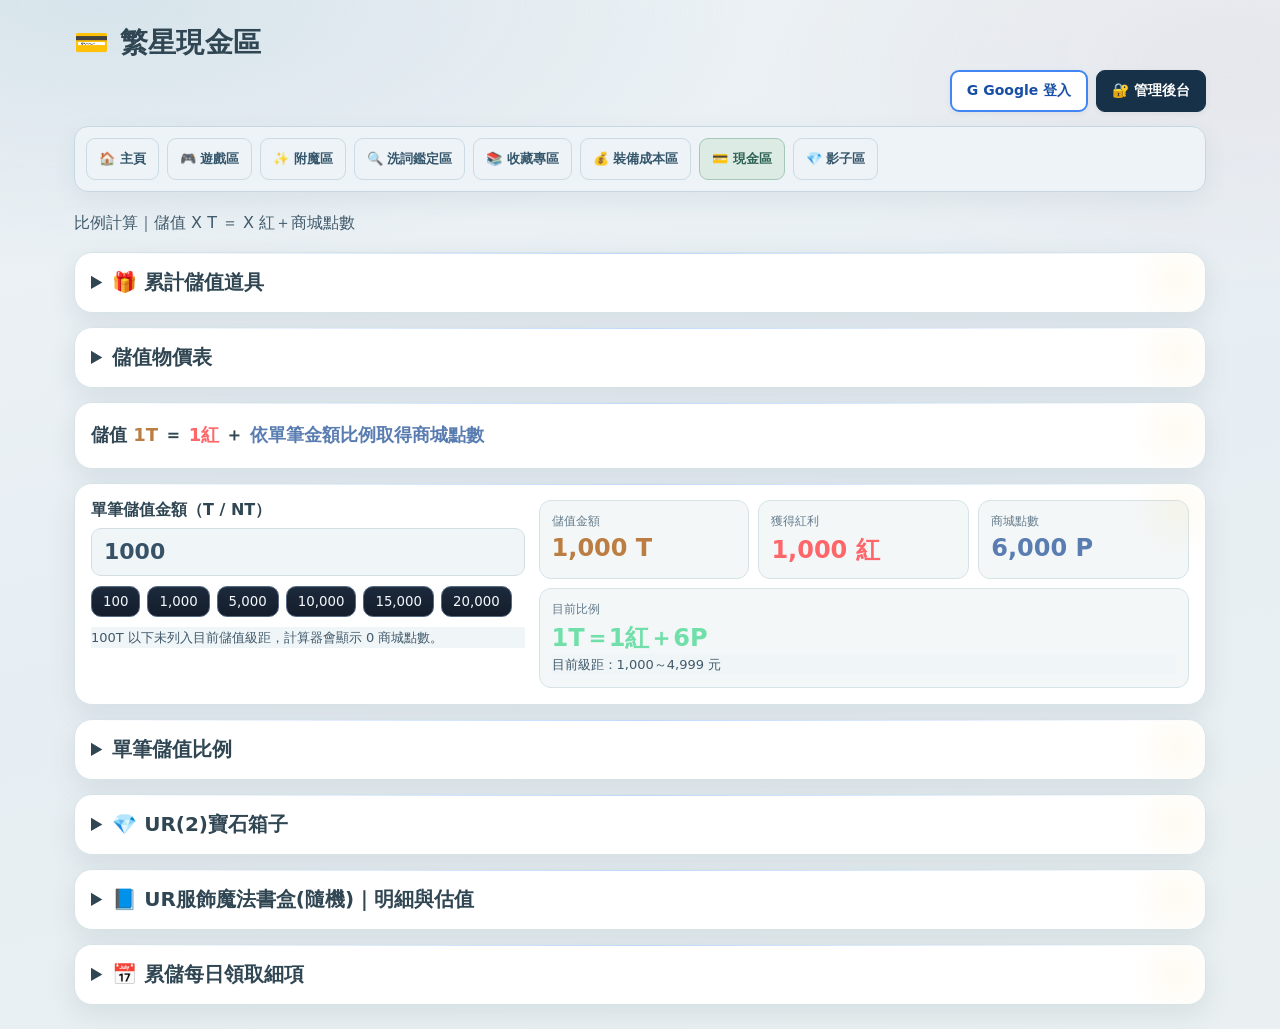
<file: CASH.html>
<!DOCTYPE html>
<html lang="zh-Hant">
<head>
<meta charset="utf-8">
<meta name="viewport" content="width=device-width,initial-scale=1">
<title>繁星現金區</title>
<style>
:root{
  --bg:#090f18;--card:#101824;--card2:#0c1420;--line:#29384d;
  --text:#eef4ff;--muted:#91a0b6;--blue:#68b1ff;--red:#ff6669;--green:#70dfa9;--gold:#ffd36a
}
*{box-sizing:border-box}
body{margin:0;background:var(--bg);color:var(--text);font-family:system-ui,-apple-system,"Segoe UI","Noto Sans TC",sans-serif}
.wrap{max-width:1180px;margin:auto;padding:24px}
h1{margin:0 0 6px;font-size:28px}
.sub{color:var(--muted);margin-bottom:16px}
.topnav{display:flex;gap:8px;flex-wrap:wrap;margin:14px 0 18px}
.game-page-link{
  text-decoration:none;display:inline-flex;align-items:center;justify-content:center;
  padding:10px 16px;border-radius:9px;border:1px solid #3a4654;
  background:linear-gradient(180deg,#1b2430,#141b25);color:#f5f7fb;font-weight:700;min-height:42px
}
.card{background:var(--card);border:1px solid var(--line);border-radius:16px;padding:16px;margin-top:14px}
.calc-grid{display:grid;grid-template-columns:minmax(220px,.8fr) minmax(0,1.2fr);gap:14px}
.inputbox label{display:block;font-weight:900;margin-bottom:7px}
.inputbox input{
  width:100%;height:48px;border-radius:10px;border:1px solid #3a4a62;background:#0a111c;
  color:#fff;font-size:22px;font-weight:900;padding:0 12px
}
.result-grid{display:grid;grid-template-columns:repeat(3,minmax(0,1fr));gap:9px}
.result{background:var(--card2);border:1px solid var(--line);border-radius:12px;padding:12px}
.result .k{font-size:12px;color:var(--muted)}
.result .v{font-size:24px;font-weight:900;margin-top:4px}
.red{color:var(--red)} .blue{color:var(--blue)} .green{color:var(--green)} .gold{color:var(--gold)}
.rate-table{width:100%;border-collapse:collapse;margin-top:8px}
.rate-table th,.rate-table td{padding:11px 10px;border-bottom:1px solid #243247;text-align:left}
.rate-table th{color:#9fb0c8;font-size:13px}
.rate-row.active{background:rgba(104,177,255,.08)}
.rate-row.active td{color:#fff;font-weight:900}
.note{color:var(--muted);font-size:13px;line-height:1.65}
.formula{font-size:18px;font-weight:900;line-height:1.8}
.quick{display:flex;gap:7px;flex-wrap:wrap;margin-top:10px}
.quick button{
  border:1px solid #354762;background:#141e2c;color:#eaf2ff;border-radius:8px;padding:7px 11px;cursor:pointer
}
@media(max-width:760px){
  .calc-grid{grid-template-columns:1fr}
  .result-grid{grid-template-columns:1fr}
}
</style>

<style>
.card details>summary{user-select:none}
.card details[open]>summary{margin-bottom:6px}
</style>


<style>
.price-controls{display:flex;gap:10px;flex-wrap:wrap;margin:10px 0 14px}
.price-control{display:flex;align-items:center;gap:7px}
.price-control input{
  width:100px;height:34px;border-radius:7px;border:1px solid #3a4a62;
  background:#0a111c;color:#fff;padding:0 8px;font-weight:800
}
.price-table-wrap{overflow:auto;max-height:62vh}
.price-table{width:100%;border-collapse:collapse;min-width:720px}
.price-table th,.price-table td{padding:8px 9px;border-bottom:1px solid #243247}
.price-table th{color:#9fb0c8;font-size:13px;position:sticky;top:0;background:#101824;z-index:2}
.price-table th:first-child,.price-table td:first-child{text-align:left}
.price-table td:not(:first-child),.price-table th:not(:first-child){text-align:right}
.price-input{
  width:92px;height:31px;border-radius:7px;border:1px solid #33445f;
  background:#0b1421;color:#eef4ff;padding:0 7px;text-align:right
}
.price-nt{font-weight:900;color:#ffd36a;white-space:nowrap}
.price-note{font-size:12px;color:#8fa0ba;margin-top:8px;line-height:1.6}
.price-actions{display:flex;gap:8px;flex-wrap:wrap;margin:8px 0}
.price-actions button{
  border:1px solid #354762;background:#141e2c;color:#eaf2ff;border-radius:8px;padding:7px 11px;cursor:pointer
}
</style>


<style>
.cum-controls{
  display:flex;align-items:end;gap:10px;flex-wrap:wrap;margin:12px 0
}
.cum-controls label{font-weight:800}
.cum-controls input{
  width:180px;height:38px;border-radius:8px;border:1px solid #3a4a62;
  background:#0a111c;color:#fff;padding:0 9px;font-size:16px;font-weight:800
}
.cum-summary{
  display:grid;grid-template-columns:repeat(5,minmax(0,1fr));gap:9px;margin:10px 0 14px
}
.cum-summary .result{min-height:82px}
.cum-tier{
  border:1px solid #2a394d;border-radius:12px;background:#0d1622;margin-top:9px
}
.cum-tier>summary{
  cursor:pointer;list-style:disclosure-closed;padding:11px 12px;font-weight:900;
  display:flex;justify-content:space-between;gap:10px;align-items:center
}
.cum-tier[open]>summary{list-style:disclosure-open;border-bottom:1px solid #243247}
.cum-tier.reached{border-color:#2d7e59;background:#0e1d19}
.cum-tier.next{border-color:#4b78b6}
.cum-body{padding:10px 12px}
.cum-reward-table{width:100%;border-collapse:collapse}
.cum-reward-table th,.cum-reward-table td{
  padding:7px 8px;border-bottom:1px solid #213047
}
.cum-reward-table th{color:#90a2ba;font-size:12px;text-align:left}
.cum-reward-table td:nth-child(2),
.cum-reward-table td:nth-child(3){text-align:right}
.cum-choice{
  margin-top:10px;padding:9px;border:1px dashed #3e5270;border-radius:10px
}
.cum-choice-title{font-weight:900;color:#ffd36a;margin-bottom:7px}
.cum-choice-row{
  display:grid;grid-template-columns:26px minmax(0,1fr) 90px 100px;
  gap:7px;align-items:center;padding:6px 0
}
.cum-choice-row input{width:16px;height:16px}
.cum-price-missing{color:#7f8da2}
.cum-tier-value{color:#ffd36a;font-weight:900}
@media(max-width:760px){
  .cum-summary{grid-template-columns:1fr}
  .cum-choice-row{grid-template-columns:24px minmax(0,1fr) 70px 82px}
}
</style>


<style>
.urbox-controls{display:flex;gap:8px;flex-wrap:wrap;margin:10px 0}
.urbox-controls button{
  border:1px solid #354762;background:#141e2c;color:#eaf2ff;border-radius:8px;padding:7px 11px;cursor:pointer
}
.urbox-table-wrap{overflow:auto}
.urbox-table{width:100%;border-collapse:collapse;min-width:520px}
.urbox-table th,.urbox-table td{padding:8px 9px;border-bottom:1px solid #243247}
.urbox-table th{color:#9fb0c8;font-size:13px;text-align:left}
.urbox-table td:last-child,.urbox-table th:last-child{text-align:right}
.urbox-price-input{
  width:110px;height:31px;border-radius:7px;border:1px solid #33445f;
  background:#0b1421;color:#eef4ff;padding:0 7px;text-align:right
}
.urbox-summary{
  display:grid;grid-template-columns:repeat(2,minmax(0,1fr));gap:9px;margin-top:10px
}
@media(max-width:650px){.urbox-summary{grid-template-columns:1fr}}
</style>

<style id="starroNavigationStyle">
.starro-navigation{display:flex;flex-wrap:wrap;gap:8px;margin:14px 0 18px;grid-column:1/-1}
.starro-navigation a{box-sizing:border-box;display:inline-flex;align-items:center;justify-content:center;min-height:44px;padding:10px 14px;border:1px solid #3a4654;border-radius:9px;background:#141b25;color:#f5f7fb;text-decoration:none;font-size:14px;font-weight:700;line-height:1.4}
.starro-navigation a:hover,.starro-navigation a:focus-visible{border-color:#67a0ff;background:#1b2838}
.starro-navigation a[aria-current="page"]{border-color:#55d35a;background:#163922;color:#9ef0aa}
.starro-section-shortcuts{display:flex;flex-wrap:wrap;gap:8px;margin:0 0 14px;grid-column:1/-1}
@media(max-width:600px){.starro-navigation{display:grid;grid-template-columns:repeat(3,minmax(0,1fr))}.starro-navigation a{padding:9px 4px;font-size:13px}}
</style>
<script src="supabase-config.js"></script>
<script src="starro-config.js"></script>
<script src="cms-definitions.js"></script>
<link rel="stylesheet" href="ro-front-theme.css">
<link rel="stylesheet" href="front-cms.css">
<link rel="stylesheet" href="starro-polish.css?v=20261125-atlas">
<link rel="stylesheet" href="starro-gallery-unified.css?v=20261125-light">
<link rel="stylesheet" href="starro-soft-backgrounds.css?v=20261125-soft1">
<link rel="stylesheet" href="starro-global-navigation.css?v=20261125-topactions">
<script defer src="starro-global-navigation.js?v=20261125-topactions"></script>
<link rel="stylesheet" href="starro-contrast-aa.css?v=20261125-aa1">
</head>
<body>
<div class="wrap" data-starro-feature="cash">
<h1>💳 繁星現金區</h1>
<nav class="starro-navigation starro-global-nav" data-starro-unified-nav aria-label="全站分區導覽">
<a href="index.html">🏠 主頁</a>
<a href="game.html">🎮 遊戲區</a>
<a href="enchant.html">✨ 附魔區</a>
<a href="identify.html">🔍 洗詞鑑定區</a>
<a href="collection.html">📚 收藏專區</a>
<a href="equipment.html">💰 裝備成本區</a>
<a href="CASH.html" aria-current="page">💳 現金區</a>
<a href="shadow.html">💎 影子區</a>
<a href="admin.html">🔐 管理後台</a>
</nav>

<div class="sub" id="starroCashSub">比例計算｜儲值 X T ＝ X 紅＋商城點數</div>

<section class="card">
  <div class="formula" id="starroCashFormula">
    儲值 <span class="gold">1T</span> ＝ <span class="red">1紅</span> ＋ <span class="blue">依單筆金額比例取得商城點數</span>
  </div>
</section>

<section class="card calc-grid">
  <div class="inputbox">
    <label for="amount">單筆儲值金額（T / NT）</label>
    <input id="amount" type="number" min="0" step="1" value="1000">
    <div class="quick">
      <button data-v="100">100</button>
      <button data-v="1000">1,000</button>
      <button data-v="5000">5,000</button>
      <button data-v="10000">10,000</button>
      <button data-v="15000">15,000</button>
      <button data-v="20000">20,000</button>
    </div>
    <div class="note" style="margin-top:10px">100T 以下未列入目前儲值級距，計算器會顯示 0 商城點數。</div>
  </div>

  <div>
    <div class="result-grid">
      <div class="result">
        <div class="k">儲值金額</div>
        <div class="v gold" id="outT">1,000 T</div>
      </div>
      <div class="result">
        <div class="k">獲得紅利</div>
        <div class="v red" id="outRed">1,000 紅</div>
      </div>
      <div class="result">
        <div class="k">商城點數</div>
        <div class="v blue" id="outP">6,000 P</div>
      </div>
    </div>
    <div class="result" style="margin-top:9px">
      <div class="k">目前比例</div>
      <div class="v green" id="outRate">1T＝1紅＋6P</div>
      <div class="note" id="outRange"></div>
    </div>
  </div>
</section>

<section class="card">
  <details>
    <summary style="cursor:pointer;font-weight:900;font-size:20px">單筆儲值比例</summary>
    <table class="rate-table" style="margin-top:10px">
      <thead><tr><th>單筆儲值</th><th>商城點數比例</th><th>1T 實際獲得</th></tr></thead>
      <tbody>
        <tr class="rate-row" data-min="100" data-max="999"><td>100～999 元</td><td>1：5</td><td>1紅＋5P</td></tr>
        <tr class="rate-row" data-min="1000" data-max="4999"><td>1,000～4,999 元</td><td>1：6</td><td>1紅＋6P</td></tr>
        <tr class="rate-row" data-min="5000" data-max="9999"><td>5,000～9,999 元</td><td>1：7</td><td>1紅＋7P</td></tr>
        <tr class="rate-row" data-min="10000" data-max="14999"><td>10,000～14,999 元</td><td>1：8</td><td>1紅＋8P</td></tr>
        <tr class="rate-row" data-min="15000" data-max="19999"><td>15,000～19,999 元</td><td>1：9</td><td>1紅＋9P</td></tr>
        <tr class="rate-row" data-min="20000" data-max="999999999"><td>20,000 元以上</td><td>1：10</td><td>1紅＋10P</td></tr>
      </tbody>
    </table>
  </details>
</section>



<section class="card">
  <details id="urGemBox2Details">
    <summary style="cursor:pointer;font-weight:900;font-size:20px">💎 UR(2)寶石箱子</summary>

    <div class="urbox-controls">
      <button id="urBoxReset">恢復預設價格</button>
    </div>

    <div class="urbox-table-wrap">
      <table class="urbox-table">
        <thead><tr><th>寶石名稱</th><th>台幣價</th></tr></thead>
        <tbody id="urBoxBody">
          <tr data-uridx="0">
  <td>解除石</td>
  <td><input class="urbox-price-input" type="number" min="0" step="1" value="1500"></td>
</tr>
<tr data-uridx="1">
  <td>屬性克制石</td>
  <td><input class="urbox-price-input" type="number" min="0" step="1" value="1400"></td>
</tr>
<tr data-uridx="2">
  <td>再次施放石</td>
  <td><input class="urbox-price-input" type="number" min="0" step="1" value="1000"></td>
</tr>
<tr data-uridx="3">
  <td>再次追加石</td>
  <td><input class="urbox-price-input" type="number" min="0" step="1" value="1000"></td>
</tr>
<tr data-uridx="4">
  <td>魔法滲透石</td>
  <td><input class="urbox-price-input" type="number" min="0" step="1" value="800"></td>
</tr>
<tr data-uridx="5">
  <td>全屬性魔法終傷石</td>
  <td><input class="urbox-price-input" type="number" min="0" step="1" value="500"></td>
</tr>
<tr data-uridx="6">
  <td>爆擊連擊石</td>
  <td><input class="urbox-price-input" type="number" min="0" step="1" value="500"></td>
</tr>
<tr data-uridx="7">
  <td>物理連擊石</td>
  <td><input class="urbox-price-input" type="number" min="0" step="1" value="500"></td>
</tr>
<tr data-uridx="8">
  <td>莎拉石</td>
  <td><input class="urbox-price-input" type="number" min="0" step="1" value="500"></td>
</tr>
<tr data-uridx="9">
  <td>近距離物理終傷石</td>
  <td><input class="urbox-price-input" type="number" min="0" step="1" value="500"></td>
</tr>
<tr data-uridx="10">
  <td>遠距離物理終傷石</td>
  <td><input class="urbox-price-input" type="number" min="0" step="1" value="500"></td>
</tr>
<tr data-uridx="11">
  <td>魔法連擊石</td>
  <td><input class="urbox-price-input" type="number" min="0" step="1" value="500"></td>
</tr>
<tr data-uridx="12">
  <td>無敵石</td>
  <td><input class="urbox-price-input" type="number" min="0" step="1" value="300"></td>
</tr>
<tr data-uridx="13">
  <td>物理素質爆發石</td>
  <td><input class="urbox-price-input" type="number" min="0" step="1" value="300"></td>
</tr>
<tr data-uridx="14">
  <td>精煉石</td>
  <td><input class="urbox-price-input" type="number" min="0" step="1" value="300"></td>
</tr>
<tr data-uridx="15">
  <td>魔法素質爆發石</td>
  <td><input class="urbox-price-input" type="number" min="0" step="1" value="300"></td>
</tr>
        </tbody>
      </table>
    </div>

    <div class="urbox-summary">
      <div class="result">
        <div class="k">總金額</div>
        <div class="v gold" id="urBoxTotal">NT$10,400</div>
      </div>
      <div class="result">
        <div class="k">UR(2)箱價</div>
        <div class="v green" id="urBoxAverage">NT$650</div>
      </div>
    </div>

    <div class="note">價格可直接修改，總金額與均價會自動重算並保存在此瀏覽器。</div>
  </details>
</section>

<section class="card">
  <details id="urCostumeRandomDetails">
    <summary style="cursor:pointer;font-weight:900;font-size:20px">📘 UR服飾魔法書盒(隨機)｜明細與估值</summary>
    <p class="note">依提供的 64 種魔法書與台價值建立。可修改紅利價格，台幣價值自動以紅利 ÷ 1.7 換算；按「儲存價格」可保存於本瀏覽器。平均價僅假設 64 種等機率，並非官方公布的抽取機率。</p>
    <div class="urbox-controls"><button type="button" id="urCostumeRandomSave" style="background:#206447;color:white">🔐 管理後台修改價格</button><button type="button" id="urCostumeRandomReset">恢復預設價格</button><span id="urCostumeSaveStatus" class="note" role="status"></span></div>
    <div class="urbox-table-wrap">
      <table class="urbox-table"><thead><tr><th>魔法書名稱</th><th>紅利價值</th><th>台幣價值（÷1.7）</th></tr></thead><tbody id="urCostumeRandomBody">
<tr><td>冷卻</td><td><input class="urbox-price-input" data-id="0" type="number" min="0" step="0.01" value="1360"></td><td class="ur-costume-nt">NT$800.00</td></tr>
<tr><td>精煉</td><td><input class="urbox-price-input" data-id="1" type="number" min="0" step="0.01" value="510"></td><td class="ur-costume-nt">NT$300.00</td></tr>
<tr><td>符文強化</td><td><input class="urbox-price-input" data-id="2" type="number" min="0" step="0.01" value="850"></td><td class="ur-costume-nt">NT$500.00</td></tr>
<tr><td>爆擊傷害</td><td><input class="urbox-price-input" data-id="3" type="number" min="0" step="0.01" value="1360"></td><td class="ur-costume-nt">NT$800.00</td></tr>
<tr><td>技能爆擊</td><td><input class="urbox-price-input" data-id="4" type="number" min="0" step="0.01" value="1360"></td><td class="ur-costume-nt">NT$800.00</td></tr>
<tr><td>物理範圍</td><td><input class="urbox-price-input" data-id="5" type="number" min="0" step="0.01" value="1360"></td><td class="ur-costume-nt">NT$800.00</td></tr>
<tr><td>魔法範圍</td><td><input class="urbox-price-input" data-id="6" type="number" min="0" step="0.01" value="1360"></td><td class="ur-costume-nt">NT$800.00</td></tr>
<tr><td>屬性詛咒</td><td><input class="urbox-price-input" data-id="7" type="number" min="0" step="0.01" value="1360"></td><td class="ur-costume-nt">NT$800.00</td></tr>
<tr><td>貪婪</td><td><input class="urbox-price-input" data-id="8" type="number" min="0" step="0.01" value="510"></td><td class="ur-costume-nt">NT$300.00</td></tr>
<tr><td>消耗</td><td><input class="urbox-price-input" data-id="9" type="number" min="0" step="0.01" value="510"></td><td class="ur-costume-nt">NT$300.00</td></tr>
<tr><td>距離</td><td><input class="urbox-price-input" data-id="10" type="number" min="0" step="0.01" value="510"></td><td class="ur-costume-nt">NT$300.00</td></tr>
<tr><td>自詠</td><td><input class="urbox-price-input" data-id="11" type="number" min="0" step="0.01" value="680"></td><td class="ur-costume-nt">NT$400.00</td></tr>
<tr><td>範圍</td><td><input class="urbox-price-input" data-id="12" type="number" min="0" step="0.01" value="680"></td><td class="ur-costume-nt">NT$400.00</td></tr>
<tr><td>普攻</td><td><input class="urbox-price-input" data-id="13" type="number" min="0" step="0.01" value="680"></td><td class="ur-costume-nt">NT$400.00</td></tr>
<tr><td>抗性</td><td><input class="urbox-price-input" data-id="14" type="number" min="0" step="0.01" value="850"></td><td class="ur-costume-nt">NT$500.00</td></tr>
<tr><td>卡片</td><td><input class="urbox-price-input" data-id="15" type="number" min="0" step="0.01" value="850"></td><td class="ur-costume-nt">NT$500.00</td></tr>
<tr><td>追加</td><td><input class="urbox-price-input" data-id="16" type="number" min="0" step="0.01" value="850"></td><td class="ur-costume-nt">NT$500.00</td></tr>
<tr><td>背刺</td><td><input class="urbox-price-input" data-id="17" type="number" min="0" step="0.01" value="1020"></td><td class="ur-costume-nt">NT$600.00</td></tr>
<tr><td>掉落率</td><td><input class="urbox-price-input" data-id="18" type="number" min="0" step="0.01" value="850"></td><td class="ur-costume-nt">NT$500.00</td></tr>
<tr><td>抗魔反</td><td><input class="urbox-price-input" data-id="19" type="number" min="0" step="0.01" value="680"></td><td class="ur-costume-nt">NT$400.00</td></tr>
<tr><td>抗物反</td><td><input class="urbox-price-input" data-id="20" type="number" min="0" step="0.01" value="1020"></td><td class="ur-costume-nt">NT$600.00</td></tr>
<tr><td>種族抵抗</td><td><input class="urbox-price-input" data-id="21" type="number" min="0" step="0.01" value="510"></td><td class="ur-costume-nt">NT$300.00</td></tr>
<tr><td>體型抵抗</td><td><input class="urbox-price-input" data-id="22" type="number" min="0" step="0.01" value="510"></td><td class="ur-costume-nt">NT$300.00</td></tr>
<tr><td>屬性抵抗</td><td><input class="urbox-price-input" data-id="23" type="number" min="0" step="0.01" value="510"></td><td class="ur-costume-nt">NT$300.00</td></tr>
<tr><td>攻速上限</td><td><input class="urbox-price-input" data-id="24" type="number" min="0" step="0.01" value="510"></td><td class="ur-costume-nt">NT$300.00</td></tr>
<tr><td>元素魔法</td><td><input class="urbox-price-input" data-id="25" type="number" min="0" step="0.01" value="1105"></td><td class="ur-costume-nt">NT$650.00</td></tr>
<tr><td>負重</td><td><input class="urbox-price-input" data-id="26" type="number" min="0" step="0.01" value="255"></td><td class="ur-costume-nt">NT$150.00</td></tr>
<tr><td>反逆</td><td><input class="urbox-price-input" data-id="27" type="number" min="0" step="0.01" value="255"></td><td class="ur-costume-nt">NT$150.00</td></tr>
<tr><td>物理吸收</td><td><input class="urbox-price-input" data-id="28" type="number" min="0" step="0.01" value="255"></td><td class="ur-costume-nt">NT$150.00</td></tr>
<tr><td>魔法吸收</td><td><input class="urbox-price-input" data-id="29" type="number" min="0" step="0.01" value="255"></td><td class="ur-costume-nt">NT$150.00</td></tr>
<tr><td>魔法單體</td><td><input class="urbox-price-input" data-id="30" type="number" min="0" step="0.01" value="255"></td><td class="ur-costume-nt">NT$150.00</td></tr>
<tr><td>公會經驗</td><td><input class="urbox-price-input" data-id="31" type="number" min="0" step="0.01" value="255"></td><td class="ur-costume-nt">NT$150.00</td></tr>
<tr><td>Buff恢復</td><td><input class="urbox-price-input" data-id="32" type="number" min="0" step="0.01" value="170"></td><td class="ur-costume-nt">NT$100.00</td></tr>
<tr><td>種族物理傷害</td><td><input class="urbox-price-input" data-id="33" type="number" min="0" step="0.01" value="340"></td><td class="ur-costume-nt">NT$200.00</td></tr>
<tr><td>種族魔法傷害</td><td><input class="urbox-price-input" data-id="34" type="number" min="0" step="0.01" value="340"></td><td class="ur-costume-nt">NT$200.00</td></tr>
<tr><td>屬性</td><td><input class="urbox-price-input" data-id="35" type="number" min="0" step="0.01" value="85"></td><td class="ur-costume-nt">NT$50.00</td></tr>
<tr><td>近攻</td><td><input class="urbox-price-input" data-id="36" type="number" min="0" step="0.01" value="85"></td><td class="ur-costume-nt">NT$50.00</td></tr>
<tr><td>遠攻</td><td><input class="urbox-price-input" data-id="37" type="number" min="0" step="0.01" value="85"></td><td class="ur-costume-nt">NT$50.00</td></tr>
<tr><td>爆傷</td><td><input class="urbox-price-input" data-id="38" type="number" min="0" step="0.01" value="85"></td><td class="ur-costume-nt">NT$50.00</td></tr>
<tr><td>生命</td><td><input class="urbox-price-input" data-id="39" type="number" min="0" step="0.01" value="85"></td><td class="ur-costume-nt">NT$50.00</td></tr>
<tr><td>攻擊</td><td><input class="urbox-price-input" data-id="40" type="number" min="0" step="0.01" value="85"></td><td class="ur-costume-nt">NT$50.00</td></tr>
<tr><td>魔攻</td><td><input class="urbox-price-input" data-id="41" type="number" min="0" step="0.01" value="85"></td><td class="ur-costume-nt">NT$50.00</td></tr>
<tr><td>攻速</td><td><input class="urbox-price-input" data-id="42" type="number" min="0" step="0.01" value="85"></td><td class="ur-costume-nt">NT$50.00</td></tr>
<tr><td>跑速</td><td><input class="urbox-price-input" data-id="43" type="number" min="0" step="0.01" value="85"></td><td class="ur-costume-nt">NT$50.00</td></tr>
<tr><td>完迴</td><td><input class="urbox-price-input" data-id="44" type="number" min="0" step="0.01" value="85"></td><td class="ur-costume-nt">NT$50.00</td></tr>
<tr><td>誘導</td><td><input class="urbox-price-input" data-id="45" type="number" min="0" step="0.01" value="85"></td><td class="ur-costume-nt">NT$50.00</td></tr>
<tr><td>固詠</td><td><input class="urbox-price-input" data-id="46" type="number" min="0" step="0.01" value="85"></td><td class="ur-costume-nt">NT$50.00</td></tr>
<tr><td>物理抵抗</td><td><input class="urbox-price-input" data-id="47" type="number" min="0" step="0.01" value="85"></td><td class="ur-costume-nt">NT$50.00</td></tr>
<tr><td>魔法抵抗</td><td><input class="urbox-price-input" data-id="48" type="number" min="0" step="0.01" value="85"></td><td class="ur-costume-nt">NT$50.00</td></tr>
<tr><td>特殊物攻</td><td><input class="urbox-price-input" data-id="49" type="number" min="0" step="0.01" value="85"></td><td class="ur-costume-nt">NT$50.00</td></tr>
<tr><td>特殊魔攻</td><td><input class="urbox-price-input" data-id="50" type="number" min="0" step="0.01" value="85"></td><td class="ur-costume-nt">NT$50.00</td></tr>
<tr><td>特殊爆傷</td><td><input class="urbox-price-input" data-id="51" type="number" min="0" step="0.01" value="85"></td><td class="ur-costume-nt">NT$50.00</td></tr>
<tr><td>特殊屬性</td><td><input class="urbox-price-input" data-id="52" type="number" min="0" step="0.01" value="85"></td><td class="ur-costume-nt">NT$50.00</td></tr>
<tr><td>技能延遲</td><td><input class="urbox-price-input" data-id="53" type="number" min="0" step="0.01" value="85"></td><td class="ur-costume-nt">NT$50.00</td></tr>
<tr><td>階級抵抗</td><td><input class="urbox-price-input" data-id="54" type="number" min="0" step="0.01" value="85"></td><td class="ur-costume-nt">NT$50.00</td></tr>
<tr><td>無視物抗</td><td><input class="urbox-price-input" data-id="55" type="number" min="0" step="0.01" value="85"></td><td class="ur-costume-nt">NT$50.00</td></tr>
<tr><td>無視魔抗</td><td><input class="urbox-price-input" data-id="56" type="number" min="0" step="0.01" value="85"></td><td class="ur-costume-nt">NT$50.00</td></tr>
<tr><td>無視魔防</td><td><input class="urbox-price-input" data-id="57" type="number" min="0" step="0.01" value="85"></td><td class="ur-costume-nt">NT$50.00</td></tr>
<tr><td>無視物防</td><td><input class="urbox-price-input" data-id="58" type="number" min="0" step="0.01" value="85"></td><td class="ur-costume-nt">NT$50.00</td></tr>
<tr><td>物理單體</td><td><input class="urbox-price-input" data-id="59" type="number" min="0" step="0.01" value="85"></td><td class="ur-costume-nt">NT$50.00</td></tr>
<tr><td>AP上限</td><td><input class="urbox-price-input" data-id="60" type="number" min="0" step="0.01" value="85"></td><td class="ur-costume-nt">NT$50.00</td></tr>
<tr><td>Buff上限</td><td><input class="urbox-price-input" data-id="61" type="number" min="0" step="0.01" value="85"></td><td class="ur-costume-nt">NT$50.00</td></tr>
<tr><td>物理AP恢復</td><td><input class="urbox-price-input" data-id="62" type="number" min="0" step="0.01" value="85"></td><td class="ur-costume-nt">NT$50.00</td></tr>
<tr><td>魔法AP恢復</td><td><input class="urbox-price-input" data-id="63" type="number" min="0" step="0.01" value="85"></td><td class="ur-costume-nt">NT$50.00</td></tr>
</tbody></table>
    </div>
    <div class="urbox-summary">
      <div class="result"><div class="k">64 種品項總價</div><div class="v gold" id="urCostumeRandomTotal">—</div></div>
      <div class="result"><div class="k">隨機盒單次平均估值（假設等機率）</div><div class="v green" id="urCostumeRandomAverage">—</div></div>
    </div>
  </details>
</section>

<section class="card">
  <details id="dailyCumulativeDetails">
    <summary style="cursor:pointer;font-weight:900;font-size:20px">📅 累儲每日領取細項</summary>
    <p class="note">獨立紀錄每日可領取的累儲獎勵；黃色列表示「推薦」。請依活動清單輸入累儲階段、品項、數量與紅利價值，台幣欄位自動以紅利 ÷ 1.7 換算。此紀錄僅保存在目前瀏覽器，不會修改遊戲帳號。</p>
    <div class="urbox-controls"><button type="button" id="dailyCumAdd">＋ 新增領取項目</button><button type="button" id="dailyCumClear">清空本區紀錄</button></div>
    <div class="urbox-table-wrap"><table class="urbox-table" style="min-width:680px"><thead><tr><th>累儲金額／階段</th><th>每日獎勵品項</th><th>數量</th><th>紅利價值</th><th>台幣價值（÷1.7）</th><th>推薦</th><th>操作</th></tr></thead><tbody id="dailyCumBody"></tbody></table></div>
    <p class="note" id="dailyCumSummary"></p>
  </details>
</section>

<section class="card">
  <details id="cumulativeRewardsDetails">
    <summary style="cursor:pointer;font-weight:900;font-size:20px">🎁 累計儲值道具</summary>

    <div class="cum-controls">
      <label>目前累計儲值
        <input id="cumulativeAmount" type="number" min="0" step="1000" value="0">
      </label>
      <label>預計再儲值
        <input id="plannedRechargeAmount" type="number" min="0" step="1000" value="0">
      </label>
    </div>

    <div class="cum-summary">
      <div class="result">
        <div class="k">預計累儲金額</div>
        <div class="v gold" id="cumProjectedAmount">NT$0</div>
      </div>
      <div class="result">
        <div class="k">本次儲值取得</div>
        <div class="v blue" id="cumPlannedPoints">0紅＋0P</div>
      </div>
      <div class="result">
        <div class="k">已達成階段</div>
        <div class="v green" id="cumReachedCount">0</div>
      </div>
      <div class="result">
        <div class="k">下一階段</div>
        <div class="v blue" id="cumNextTier">NT$1,000</div>
      </div>
      <div class="result">
        <div class="k">已解鎖獎勵估值</div>
        <div class="v gold" id="cumUnlockedValue">NT$0.00</div>
      </div>
      <div class="result">
        <div class="k">新解鎖獎勵估值</div>
        <div class="v green" id="cumNewUnlockedValue">NT$0.00</div>
      </div>
    </div>

    

    <div id="cumulativeTierList" style="margin-top:10px"></div>
  </details>
</section>

<section class="card">
  <details id="priceTableDetails">
    <summary style="cursor:pointer;font-weight:900;font-size:20px">儲值物價表</summary>

    <div class="price-controls">
      <label class="price-control">商城比值
        <input id="shopRatio" type="number" step="0.01" value="280">
      </label>
      <label class="price-control">紅利比值
        <input id="bonusRatio" type="number" step="0.01" value="1.65">
      </label>
    </div>

    <div class="price-actions">
      <button id="resetPriceTable">恢復預設價格</button>
    </div>

    <div class="price-table-wrap">
      <table class="price-table">
        <thead>
          <tr>
            <th>道具名稱</th>
            <th>商城價</th>
            <th>紅利價</th>
            <th>手動台價值</th>
            <th>換算台價值</th>
          </tr>
        </thead>
        <tbody id="priceTableBody">
<tr data-idx="0">
<td>商城點數(P)</td>
<td><input class="price-input shop-price" type="number" step="0.01" value="1"></td>
<td><input class="price-input bonus-price" type="number" step="0.01" value=""></td>
<td><input class="price-input direct-nt" type="number" step="0.01" value=""></td>
<td class="price-nt calc-nt">0.00</td>
</tr>
<tr data-idx="1">
<td>紅利點數(紅)#60101</td>
<td><input class="price-input shop-price" type="number" step="0.01" value=""></td>
<td><input class="price-input bonus-price" type="number" step="0.01" value=""></td>
<td><input class="price-input direct-nt" type="number" step="0.01" value="0.606"></td>
<td class="price-nt calc-nt">0.00</td>
</tr>
<tr data-idx="2">
<td>進階精煉能力+20券#60057</td>
<td><input class="price-input shop-price" type="number" step="0.01" value="20000"></td>
<td><input class="price-input bonus-price" type="number" step="0.01" value=""></td>
<td><input class="price-input direct-nt" type="number" step="0.01" value=""></td>
<td class="price-nt calc-nt">0.00</td>
</tr>
<tr data-idx="3">
<td>進階精煉能力+18券#64055</td>
<td><input class="price-input shop-price" type="number" step="0.01" value="10000"></td>
<td><input class="price-input bonus-price" type="number" step="0.01" value=""></td>
<td><input class="price-input direct-nt" type="number" step="0.01" value=""></td>
<td class="price-nt calc-nt">0.00</td>
</tr>
<tr data-idx="4">
<td>進階精煉能力+16券#64053</td>
<td><input class="price-input shop-price" type="number" step="0.01" value="5000"></td>
<td><input class="price-input bonus-price" type="number" step="0.01" value=""></td>
<td><input class="price-input direct-nt" type="number" step="0.01" value=""></td>
<td class="price-nt calc-nt">0.00</td>
</tr>
<tr data-idx="5">
<td>特殊強化石自選箱#60715</td>
<td><input class="price-input shop-price" type="number" step="0.01" value="8000"></td>
<td><input class="price-input bonus-price" type="number" step="0.01" value=""></td>
<td><input class="price-input direct-nt" type="number" step="0.01" value=""></td>
<td class="price-nt calc-nt">0.00</td>
</tr>
<tr data-idx="6">
<td>物理能力偵測器箱子(10入)#60632</td>
<td><input class="price-input shop-price" type="number" step="0.01" value="5000"></td>
<td><input class="price-input bonus-price" type="number" step="0.01" value=""></td>
<td><input class="price-input direct-nt" type="number" step="0.01" value=""></td>
<td class="price-nt calc-nt">0.00</td>
</tr>
<tr data-idx="7">
<td>魔法能力偵測器箱子(10入)#60633</td>
<td><input class="price-input shop-price" type="number" step="0.01" value="5000"></td>
<td><input class="price-input bonus-price" type="number" step="0.01" value=""></td>
<td><input class="price-input direct-nt" type="number" step="0.01" value=""></td>
<td class="price-nt calc-nt">0.00</td>
</tr>
<tr data-idx="8">
<td>副本王卡自選冊#60791</td>
<td><input class="price-input shop-price" type="number" step="0.01" value="10000"></td>
<td><input class="price-input bonus-price" type="number" step="0.01" value=""></td>
<td><input class="price-input direct-nt" type="number" step="0.01" value=""></td>
<td class="price-nt calc-nt">0.00</td>
</tr>
<tr data-idx="9">
<td>寵物裝備自選箱#60717</td>
<td><input class="price-input shop-price" type="number" step="0.01" value="3500"></td>
<td><input class="price-input bonus-price" type="number" step="0.01" value=""></td>
<td><input class="price-input direct-nt" type="number" step="0.01" value=""></td>
<td class="price-nt calc-nt">0.00</td>
</tr>
<tr data-idx="10">
<td>特殊寵物自選箱#60716</td>
<td><input class="price-input shop-price" type="number" step="0.01" value="3000"></td>
<td><input class="price-input bonus-price" type="number" step="0.01" value=""></td>
<td><input class="price-input direct-nt" type="number" step="0.01" value=""></td>
<td class="price-nt calc-nt">0.00</td>
</tr>
<tr data-idx="11">
<td>寶物兌換券#60483</td>
<td><input class="price-input shop-price" type="number" step="0.01" value="1300"></td>
<td><input class="price-input bonus-price" type="number" step="0.01" value=""></td>
<td><input class="price-input direct-nt" type="number" step="0.01" value=""></td>
<td class="price-nt calc-nt">0.00</td>
</tr>
<tr data-idx="12">
<td>地獄副本掃蕩券#67238</td>
<td><input class="price-input shop-price" type="number" step="0.01" value="800"></td>
<td><input class="price-input bonus-price" type="number" step="0.01" value=""></td>
<td><input class="price-input direct-nt" type="number" step="0.01" value=""></td>
<td class="price-nt calc-nt">0.00</td>
</tr>
<tr data-idx="13">
<td>UR寶石自選箱(1)#60764</td>
<td><input class="price-input shop-price" type="number" step="0.01" value="1800"></td>
<td><input class="price-input bonus-price" type="number" step="0.01" value=""></td>
<td><input class="price-input direct-nt" type="number" step="0.01" value=""></td>
<td class="price-nt calc-nt">0.00</td>
</tr>
<tr data-idx="14">
<td>高密度極限乙太神工匠的鐵鎚#60687</td>
<td><input class="price-input shop-price" type="number" step="0.01" value="900"></td>
<td><input class="price-input bonus-price" type="number" step="0.01" value=""></td>
<td><input class="price-input direct-nt" type="number" step="0.01" value=""></td>
<td class="price-nt calc-nt">0.00</td>
</tr>
<tr data-idx="15">
<td>VIP銅箱子#60197</td>
<td><input class="price-input shop-price" type="number" step="0.01" value="900"></td>
<td><input class="price-input bonus-price" type="number" step="0.01" value=""></td>
<td><input class="price-input direct-nt" type="number" step="0.01" value=""></td>
<td class="price-nt calc-nt">0.00</td>
</tr>
<tr data-idx="16">
<td>評級升級券#60673</td>
<td><input class="price-input shop-price" type="number" step="0.01" value="800"></td>
<td><input class="price-input bonus-price" type="number" step="0.01" value=""></td>
<td><input class="price-input direct-nt" type="number" step="0.01" value=""></td>
<td class="price-nt calc-nt">0.00</td>
</tr>
<tr data-idx="17">
<td>神級材料寶箱#12674</td>
<td><input class="price-input shop-price" type="number" step="0.01" value="750"></td>
<td><input class="price-input bonus-price" type="number" step="0.01" value=""></td>
<td><input class="price-input direct-nt" type="number" step="0.01" value=""></td>
<td class="price-nt calc-nt">0.00</td>
</tr>
<tr data-idx="18">
<td>武器鑑定晶片#67310</td>
<td><input class="price-input shop-price" type="number" step="0.01" value="650"></td>
<td><input class="price-input bonus-price" type="number" step="0.01" value=""></td>
<td><input class="price-input direct-nt" type="number" step="0.01" value=""></td>
<td class="price-nt calc-nt">0.00</td>
</tr>
<tr data-idx="19">
<td>副本入場券盒子#60657</td>
<td><input class="price-input shop-price" type="number" step="0.01" value="700"></td>
<td><input class="price-input bonus-price" type="number" step="0.01" value=""></td>
<td><input class="price-input direct-nt" type="number" step="0.01" value=""></td>
<td class="price-nt calc-nt">0.00</td>
</tr>
<tr data-idx="20">
<td>高級副本掃蕩券#60683</td>
<td><input class="price-input shop-price" type="number" step="0.01" value="300"></td>
<td><input class="price-input bonus-price" type="number" step="0.01" value=""></td>
<td><input class="price-input direct-nt" type="number" step="0.01" value=""></td>
<td class="price-nt calc-nt">0.00</td>
</tr>
<tr data-idx="21">
<td>天使波利祝福卷軸#61622</td>
<td><input class="price-input shop-price" type="number" step="0.01" value="730"></td>
<td><input class="price-input bonus-price" type="number" step="0.01" value=""></td>
<td><input class="price-input direct-nt" type="number" step="0.01" value=""></td>
<td class="price-nt calc-nt">0.00</td>
</tr>
<tr data-idx="22">
<td>惡魔波利祝福卷軸#61623</td>
<td><input class="price-input shop-price" type="number" step="0.01" value="450"></td>
<td><input class="price-input bonus-price" type="number" step="0.01" value=""></td>
<td><input class="price-input direct-nt" type="number" step="0.01" value=""></td>
<td class="price-nt calc-nt">0.00</td>
</tr>
<tr data-idx="23">
<td>庇佑冶煉秘粉#69042</td>
<td><input class="price-input shop-price" type="number" step="0.01" value="200"></td>
<td><input class="price-input bonus-price" type="number" step="0.01" value=""></td>
<td><input class="price-input direct-nt" type="number" step="0.01" value=""></td>
<td class="price-nt calc-nt">0.00</td>
</tr>
<tr data-idx="24">
<td>高密度乙太神工匠的鐵鎚#60360</td>
<td><input class="price-input shop-price" type="number" step="0.01" value="100"></td>
<td><input class="price-input bonus-price" type="number" step="0.01" value=""></td>
<td><input class="price-input direct-nt" type="number" step="0.01" value=""></td>
<td class="price-nt calc-nt">0.00</td>
</tr>
<tr data-idx="25">
<td>副本掃蕩卷#60152</td>
<td><input class="price-input shop-price" type="number" step="0.01" value="75"></td>
<td><input class="price-input bonus-price" type="number" step="0.01" value=""></td>
<td><input class="price-input direct-nt" type="number" step="0.01" value=""></td>
<td class="price-nt calc-nt">0.00</td>
</tr>
<tr data-idx="26">
<td>限量服裝鑑定針#67237</td>
<td><input class="price-input shop-price" type="number" step="0.01" value="280"></td>
<td><input class="price-input bonus-price" type="number" step="0.01" value=""></td>
<td><input class="price-input direct-nt" type="number" step="0.01" value=""></td>
<td class="price-nt calc-nt">0.00</td>
</tr>
<tr data-idx="27">
<td>稀有地質探測器工具箱#60740</td>
<td><input class="price-input shop-price" type="number" step="0.01" value="200"></td>
<td><input class="price-input bonus-price" type="number" step="0.01" value=""></td>
<td><input class="price-input direct-nt" type="number" step="0.01" value=""></td>
<td class="price-nt calc-nt">0.00</td>
</tr>
<tr data-idx="28">
<td>UR寶石碎片#60793</td>
<td><input class="price-input shop-price" type="number" step="0.01" value="20"></td>
<td><input class="price-input bonus-price" type="number" step="0.01" value=""></td>
<td><input class="price-input direct-nt" type="number" step="0.01" value=""></td>
<td class="price-nt calc-nt">0.00</td>
</tr>
<tr data-idx="29">
<td>1億元支票#60332</td>
<td><input class="price-input shop-price" type="number" step="0.01" value="14"></td>
<td><input class="price-input bonus-price" type="number" step="0.01" value=""></td>
<td><input class="price-input direct-nt" type="number" step="0.01" value=""></td>
<td class="price-nt calc-nt">0.00</td>
</tr>
<tr data-idx="30">
<td>轉蛋兌換券#60204</td>
<td><input class="price-input shop-price" type="number" step="0.01" value="10"></td>
<td><input class="price-input bonus-price" type="number" step="0.01" value=""></td>
<td><input class="price-input direct-nt" type="number" step="0.01" value=""></td>
<td class="price-nt calc-nt">0.00</td>
</tr>
<tr data-idx="31">
<td>祝福寶石兌換券#60656</td>
<td><input class="price-input shop-price" type="number" step="0.01" value="12"></td>
<td><input class="price-input bonus-price" type="number" step="0.01" value=""></td>
<td><input class="price-input direct-nt" type="number" step="0.01" value=""></td>
<td class="price-nt calc-nt">0.00</td>
</tr>
<tr data-idx="32">
<td>王卡硬幣#60132</td>
<td><input class="price-input shop-price" type="number" step="0.01" value="3"></td>
<td><input class="price-input bonus-price" type="number" step="0.01" value=""></td>
<td><input class="price-input direct-nt" type="number" step="0.01" value=""></td>
<td class="price-nt calc-nt">0.00</td>
</tr>
<tr data-idx="33">
<td>(服飾)繁星二周年氣球#78562</td>
<td><input class="price-input shop-price" type="number" step="0.01" value=""></td>
<td><input class="price-input bonus-price" type="number" step="0.01" value="500"></td>
<td><input class="price-input direct-nt" type="number" step="0.01" value=""></td>
<td class="price-nt calc-nt">0.00</td>
</tr>
<tr data-idx="34">
<td>UR服飾魔法書轉移工具#67486</td>
<td><input class="price-input shop-price" type="number" step="0.01" value=""></td>
<td><input class="price-input bonus-price" type="number" step="0.01" value="2499"></td>
<td><input class="price-input direct-nt" type="number" step="0.01" value="1561.88"></td>
<td class="price-nt calc-nt">0.00</td>
</tr>
<tr data-idx="35">
<td>S評級升級券#60684</td>
<td><input class="price-input shop-price" type="number" step="0.01" value=""></td>
<td><input class="price-input bonus-price" type="number" step="0.01" value="300"></td>
<td><input class="price-input direct-nt" type="number" step="0.01" value="187.50"></td>
<td class="price-nt calc-nt">0.00</td>
</tr>
<tr data-idx="36">
<td>限量服飾自選盒(披肩)#69083</td>
<td><input class="price-input shop-price" type="number" step="0.01" value=""></td>
<td><input class="price-input bonus-price" type="number" step="0.01" value="300"></td>
<td><input class="price-input direct-nt" type="number" step="0.01" value="187.50"></td>
<td class="price-nt calc-nt">0.00</td>
</tr>
<tr data-idx="37">
<td>限量服飾自選盒(頭飾)#69082</td>
<td><input class="price-input shop-price" type="number" step="0.01" value=""></td>
<td><input class="price-input bonus-price" type="number" step="0.01" value="200"></td>
<td><input class="price-input direct-nt" type="number" step="0.01" value="125.00"></td>
<td class="price-nt calc-nt">0.00</td>
</tr>
<tr data-idx="38">
<td>無限熊皮軟糖(30日)#60128</td>
<td><input class="price-input shop-price" type="number" step="0.01" value=""></td>
<td><input class="price-input bonus-price" type="number" step="0.01" value="79.2"></td>
<td><input class="price-input direct-nt" type="number" step="0.01" value="49.50"></td>
<td class="price-nt calc-nt">0.00</td>
</tr>
<tr data-idx="39">
<td>(特殊)裝備詞墜轉移工具#69089</td>
<td><input class="price-input shop-price" type="number" step="0.01" value=""></td>
<td><input class="price-input bonus-price" type="number" step="0.01" value=""></td>
<td><input class="price-input direct-nt" type="number" step="0.01" value="6000.00"></td>
<td class="price-nt calc-nt">0.00</td>
</tr>
<tr data-idx="40">
<td>UR裝備自選箱#67985</td>
<td><input class="price-input shop-price" type="number" step="0.01" value=""></td>
<td><input class="price-input bonus-price" type="number" step="0.01" value=""></td>
<td><input class="price-input direct-nt" type="number" step="0.01" value="3500.00"></td>
<td class="price-nt calc-nt">0.00</td>
</tr>
<tr data-idx="41">
<td>神話服飾鑑定藥水(屬性終傷)#69088</td>
<td><input class="price-input shop-price" type="number" step="0.01" value=""></td>
<td><input class="price-input bonus-price" type="number" step="0.01" value=""></td>
<td><input class="price-input direct-nt" type="number" step="0.01" value="3000.00"></td>
<td class="price-nt calc-nt">0.00</td>
</tr>
<tr data-idx="42">
<td>神話服飾鑑定藥水(種族終傷)#69085</td>
<td><input class="price-input shop-price" type="number" step="0.01" value=""></td>
<td><input class="price-input bonus-price" type="number" step="0.01" value=""></td>
<td><input class="price-input direct-nt" type="number" step="0.01" value="3000.00"></td>
<td class="price-nt calc-nt">0.00</td>
</tr>
<tr data-idx="43">
<td>神話服飾鑑定藥水(體型終傷)#69086</td>
<td><input class="price-input shop-price" type="number" step="0.01" value=""></td>
<td><input class="price-input bonus-price" type="number" step="0.01" value=""></td>
<td><input class="price-input direct-nt" type="number" step="0.01" value="3000"></td>
<td class="price-nt calc-nt">0.00</td>
</tr>
<tr data-idx="44">
<td>神話服飾鑑定藥水(階級終傷)#69087</td>
<td><input class="price-input shop-price" type="number" step="0.01" value=""></td>
<td><input class="price-input bonus-price" type="number" step="0.01" value=""></td>
<td><input class="price-input direct-nt" type="number" step="0.01" value="3000.00"></td>
<td class="price-nt calc-nt">0.00</td>
</tr>
<tr data-idx="45">
<td>(特殊)裝備物法轉移卷軸(5)#69084</td>
<td><input class="price-input shop-price" type="number" step="0.01" value=""></td>
<td><input class="price-input bonus-price" type="number" step="0.01" value=""></td>
<td><input class="price-input direct-nt" type="number" step="0.01" value="2500.00"></td>
<td class="price-nt calc-nt">0.00</td>
</tr>
<tr data-idx="46">
<td>UR服飾魔法書盒(指定)#67309</td>
<td><input class="price-input shop-price" type="number" step="0.01" value=""></td>
<td><input class="price-input bonus-price" type="number" step="0.01" value=""></td>
<td><input class="price-input direct-nt" type="number" step="0.01" value="1000.00"></td>
<td class="price-nt calc-nt">0.00</td>
</tr>
<tr data-idx="47">
<td>UR寶石自選箱(2)#68599</td>
<td><input class="price-input shop-price" type="number" step="0.01" value=""></td>
<td><input class="price-input bonus-price" type="number" step="0.01" value=""></td>
<td><input class="price-input direct-nt" type="number" step="0.01" value="1500.00"></td>
<td class="price-nt calc-nt">0.00</td>
</tr>
<tr data-idx="48">
<td>(JRO)王卡自選冊#60800</td>
<td><input class="price-input shop-price" type="number" step="0.01" value=""></td>
<td><input class="price-input bonus-price" type="number" step="0.01" value=""></td>
<td><input class="price-input direct-nt" type="number" step="0.01" value="1000.00"></td>
<td class="price-nt calc-nt">0.00</td>
</tr>
<tr data-idx="49">
<td>SS評級升級券#67838</td>
<td><input class="price-input shop-price" type="number" step="0.01" value=""></td>
<td><input class="price-input bonus-price" type="number" step="0.01" value=""></td>
<td><input class="price-input direct-nt" type="number" step="0.01" value="350.00"></td>
<td class="price-nt calc-nt">0.00</td>
</tr>
<tr data-idx="50">
<td>工廠經營許可證#67516</td>
<td><input class="price-input shop-price" type="number" step="0.01" value=""></td>
<td><input class="price-input bonus-price" type="number" step="0.01" value=""></td>
<td><input class="price-input direct-nt" type="number" step="0.01" value="500.00"></td>
<td class="price-nt calc-nt">0.00</td>
</tr>
<tr data-idx="51">
<td>足跡特效石自選箱#68602</td>
<td><input class="price-input shop-price" type="number" step="0.01" value=""></td>
<td><input class="price-input bonus-price" type="number" step="0.01" value=""></td>
<td><input class="price-input direct-nt" type="number" step="0.01" value="150.00"></td>
<td class="price-nt calc-nt">0.00</td>
</tr>
<tr data-idx="52">
<td>一周年手推車改裝券#67988</td>
<td><input class="price-input shop-price" type="number" step="0.01" value=""></td>
<td><input class="price-input bonus-price" type="number" step="0.01" value=""></td>
<td><input class="price-input direct-nt" type="number" step="0.01" value="300.00"></td>
<td class="price-nt calc-nt">0.00</td>
</tr>
<tr data-idx="53">
<td>UR寶石箱子(2)#68600</td>
<td><input class="price-input shop-price" type="number" step="0.01" value=""></td>
<td><input class="price-input bonus-price" type="number" step="0.01" value=""></td>
<td><input class="price-input direct-nt" type="number" step="0.01" value="656.25"></td>
<td class="price-nt calc-nt">0.00</td>
</tr>
<tr data-idx="54">
<td>鉭鈮石箱子(10入)#69043</td>
<td><input class="price-input shop-price" type="number" step="0.01" value="150000"></td>
<td><input class="price-input bonus-price" type="number" step="0.01" value=""></td>
<td><input class="price-input direct-nt" type="number" step="0.01" value=""></td>
<td class="price-nt calc-nt">0.00</td>
</tr>
<tr data-idx="55">
<td>UR服飾魔法書盒(隨機)#67308</td>
<td><input class="price-input shop-price" type="number" step="0.01" value=""></td>
<td><input class="price-input bonus-price" type="number" step="0.01" value=""></td>
<td><input class="price-input direct-nt" type="number" step="0.01" value="305.00"></td>
<td class="price-nt calc-nt">0.00</td>
</tr>
<tr data-idx="56">
<td>(JRO)王室狩獵自選冊#69090</td>
<td><input class="price-input shop-price" type="number" step="0.01" value=""></td>
<td><input class="price-input bonus-price" type="number" step="0.01" value=""></td>
<td><input class="price-input direct-nt" type="number" step="0.01" value="400.00"></td>
<td class="price-nt calc-nt">0.00</td>
</tr>
<tr data-idx="57">
<td>(JRO)老舊自選冊#60799</td>
<td><input class="price-input shop-price" type="number" step="0.01" value=""></td>
<td><input class="price-input bonus-price" type="number" step="0.01" value=""></td>
<td><input class="price-input direct-nt" type="number" step="0.01" value="300.00"></td>
<td class="price-nt calc-nt">0.00</td>
</tr>
<tr data-idx="58">
<td>S服飾魔法書盒(指定)#69076</td>
<td><input class="price-input shop-price" type="number" step="0.01" value=""></td>
<td><input class="price-input bonus-price" type="number" step="0.01" value=""></td>
<td><input class="price-input direct-nt" type="number" step="0.01" value="50.00"></td>
<td class="price-nt calc-nt">0.00</td>
</tr>
<tr data-idx="59">
<td>VIP倉庫啟用券#67837</td>
<td><input class="price-input shop-price" type="number" step="0.01" value=""></td>
<td><input class="price-input bonus-price" type="number" step="0.01" value=""></td>
<td><input class="price-input direct-nt" type="number" step="0.01" value="100.00"></td>
<td class="price-nt calc-nt">0.00</td>
</tr>
<tr data-idx="60">
<td>神級材料自選箱#68605</td>
<td><input class="price-input shop-price" type="number" step="0.01" value=""></td>
<td><input class="price-input bonus-price" type="number" step="0.01" value="50"></td>
<td><input class="price-input direct-nt" type="number" step="0.01" value=""></td>
<td class="price-nt calc-nt">0.00</td>
</tr>
<tr data-idx="61">
<td>(JRO)UR裝備碎片#68005</td>
<td><input class="price-input shop-price" type="number" step="0.01" value=""></td>
<td><input class="price-input bonus-price" type="number" step="0.01" value=""></td>
<td><input class="price-input direct-nt" type="number" step="0.01" value="30"></td>
<td class="price-nt calc-nt">0.00</td>
</tr>
<tr data-idx="62">
<td>寵物裝備激發指定器(2)#69081</td>
<td><input class="price-input shop-price" type="number" step="0.01" value=""></td>
<td><input class="price-input bonus-price" type="number" step="0.01" value="30"></td>
<td><input class="price-input direct-nt" type="number" step="0.01" value=""></td>
<td class="price-nt calc-nt">0.00</td>
</tr>
<tr data-idx="63">
<td>寵物裝備激發指定器(1)#69080</td>
<td><input class="price-input shop-price" type="number" step="0.01" value=""></td>
<td><input class="price-input bonus-price" type="number" step="0.01" value="20"></td>
<td><input class="price-input direct-nt" type="number" step="0.01" value=""></td>
<td class="price-nt calc-nt">0.00</td>
</tr>
<tr data-idx="64">
<td>競標服裝鑑定針#67236</td>
<td><input class="price-input shop-price" type="number" step="0.01" value=""></td>
<td><input class="price-input bonus-price" type="number" step="0.01" value=""></td>
<td><input class="price-input direct-nt" type="number" step="0.01" value="8.00"></td>
<td class="price-nt calc-nt">0.00</td>
</tr>
<tr data-idx="65">
<td>寵物裝備鑑定針#68732</td>
<td><input class="price-input shop-price" type="number" step="0.01" value=""></td>
<td><input class="price-input bonus-price" type="number" step="0.01" value=""></td>
<td><input class="price-input direct-nt" type="number" step="0.01" value="8.00"></td>
<td class="price-nt calc-nt">0.00</td>
</tr>
<tr data-idx="66">
<td>紅利轉蛋兌換券#60760</td>
<td><input class="price-input shop-price" type="number" step="0.01" value=""></td>
<td><input class="price-input bonus-price" type="number" step="0.01" value=""></td>
<td><input class="price-input direct-nt" type="number" step="0.01" value="11.00"></td>
<td class="price-nt calc-nt">0.00</td>
</tr>
<tr data-idx="67">
<td>影子昇華結晶#67787</td>
<td><input class="price-input shop-price" type="number" step="0.01" value=""></td>
<td><input class="price-input bonus-price" type="number" step="0.01" value=""></td>
<td><input class="price-input direct-nt" type="number" step="0.01" value="4.00"></td>
<td class="price-nt calc-nt">0.00</td>
</tr>
<tr data-idx="68">
<td>科技研發加速器(1小時)#</td>
<td><input class="price-input shop-price" type="number" step="0.01" value=""></td>
<td><input class="price-input bonus-price" type="number" step="0.01" value=""></td>
<td><input class="price-input direct-nt" type="number" step="0.01" value="1.00"></td>
<td class="price-nt calc-nt">0.00</td>
</tr>
<tr data-idx="69">
<td>S服飾魔法書盒(隨機)#</td>
<td><input class="price-input shop-price" type="number" step="0.01" value=""></td>
<td><input class="price-input bonus-price" type="number" step="0.01" value=""></td>
<td><input class="price-input direct-nt" type="number" step="0.01" value="0.00"></td>
<td class="price-nt calc-nt">0.00</td>
</tr>
</tbody>
      </table>
    </div>

    <div class="price-note">
      可隨時修改商城價、紅利價、手動台價值，以及商城／紅利比值；資料會儲存在此瀏覽器。<br>
      換算規則：有商城價時＝商城價 ÷ 商城比值；否則有紅利價時＝紅利價 ÷ 紅利比值；兩者皆空白時使用手動台價值。
    </div>
  </details>
</section>

</div>

<script>
let tiers=[
  {min:100,max:999,rate:5,label:"100～999 元"},
  {min:1000,max:4999,rate:6,label:"1,000～4,999 元"},
  {min:5000,max:9999,rate:7,label:"5,000～9,999 元"},
  {min:10000,max:14999,rate:8,label:"10,000～14,999 元"},
  {min:15000,max:19999,rate:9,label:"15,000～19,999 元"},
  {min:20000,max:Infinity,rate:10,label:"20,000 元以上"}
];

function fmt(n){return Math.floor(Number(n)||0).toLocaleString("zh-TW")}

function render(){
  const amount=Math.max(0,Math.floor(Number(document.getElementById("amount").value)||0));
  const tier=tiers.find(x=>amount>=x.min && amount<=x.max);
  const rate=tier?tier.rate:0;
  const red=amount*Math.max(0,Number(window.StarroConfig?.get('features.cash.redPerT',1))||1);
  const p=amount*rate;

  document.getElementById("outT").textContent=`${fmt(amount)} T`;
  document.getElementById("outRed").textContent=`${fmt(red)} 紅`;
  document.getElementById("outP").textContent=`${fmt(p)} P`;
  const rpt=Math.max(0,Number(window.StarroConfig?.get('features.cash.redPerT',1))||1);
  document.getElementById("outRate").textContent=tier?`1T＝${rpt}紅＋${rate}P`:"未達 100T";
  document.getElementById("outRange").textContent=tier?`目前級距：${tier.label}`:"100T 以下目前沒有商城點數比例";

  document.querySelectorAll(".rate-row").forEach(row=>{
    const min=Number(row.dataset.min),max=Number(row.dataset.max);
    row.classList.toggle("active",amount>=min && amount<=max);
  });
}
document.getElementById("amount").addEventListener("input",render);
document.querySelectorAll(".quick button").forEach(btn=>{
  btn.addEventListener("click",()=>{
    document.getElementById("amount").value=btn.dataset.v;
    render();
  });
});



const URBOX2_KEY="starro_recharge_urbox2_v14";
let URBOX2_DEFAULTS=[{"name": "解除石", "price": 1500}, {"name": "屬性克制石", "price": 1400}, {"name": "再次施放石", "price": 1000}, {"name": "再次追加石", "price": 1000}, {"name": "魔法滲透石", "price": 800}, {"name": "全屬性魔法終傷石", "price": 500}, {"name": "爆擊連擊石", "price": 500}, {"name": "物理連擊石", "price": 500}, {"name": "莎拉石", "price": 500}, {"name": "近距離物理終傷石", "price": 500}, {"name": "遠距離物理終傷石", "price": 500}, {"name": "魔法連擊石", "price": 500}, {"name": "無敵石", "price": 300}, {"name": "物理素質爆發石", "price": 300}, {"name": "精煉石", "price": 300}, {"name": "魔法素質爆發石", "price": 300}];

function loadURBox2(){
  try{
    const saved=JSON.parse(localStorage.getItem(URBOX2_KEY)||"null");
    if(saved && Array.isArray(saved.prices)){
      document.querySelectorAll("#urBoxBody .urbox-price-input").forEach((el,i)=>{
        if(saved.prices[i]!==undefined) el.value=saved.prices[i];
      });
    }
  }catch(e){}
}

function saveURBox2(){
  const prices=[...document.querySelectorAll("#urBoxBody .urbox-price-input")].map(el=>el.value);
  try{localStorage.setItem(URBOX2_KEY,JSON.stringify({prices}));}catch(e){}
}

function renderURBox2(){
  const vals=[...document.querySelectorAll("#urBoxBody .urbox-price-input")].map(el=>Math.max(0,Number(el.value)||0));
  const total=vals.reduce((a,b)=>a+b,0);
  const avg=vals.length?total/vals.length:0;
  document.getElementById("urBoxTotal").textContent="NT$"+total.toLocaleString("zh-TW",{maximumFractionDigits:2});
  document.getElementById("urBoxAverage").textContent="NT$"+avg.toLocaleString("zh-TW",{maximumFractionDigits:2});
}

function initURBox2(){
  loadURBox2();
  document.querySelectorAll("#urBoxBody .urbox-price-input").forEach(el=>{
    el.addEventListener("input",()=>{
      renderURBox2();
      saveURBox2();
    });
  });
  document.getElementById("urBoxReset").addEventListener("click",()=>{
    if(!confirm("恢復 UR寶石箱子(2) 預設價格？")) return;
    document.querySelectorAll("#urBoxBody .urbox-price-input").forEach((el,i)=>{
      el.value=URBOX2_DEFAULTS[i]?.price??0;
    });
    renderURBox2();
    saveURBox2();
  });
  renderURBox2();
}

initURBox2();


const UR_COSTUME_KEY='starro_cash_urcostume_v5';
const UR_COSTUME_OLD_KEY='starro_cash_urcostume_v4';
const UR_COSTUME_PRICES=[1360,510,850,1360,1360,1360,1360,1360,510,510,510,680,680,680,850,850,850,1020,850,680,1020,510,510,510,510,1105,255,255,255,255,255,255,170,340,340,85,85,85,85,85,85,85,85,85,85,85,85,85,85,85,85,85,85,85,85,85,85,85,85,85,85,85,85,85];
function initCostume(){
 const els=[...document.querySelectorAll('#urCostumeRandomBody .urbox-price-input')];
 let restored=false;
 try{
  let stored=JSON.parse(localStorage.getItem(UR_COSTUME_KEY)||'null');
  if(Array.isArray(stored)&&stored.length===els.length){els.forEach((e,i)=>e.value=stored[i]);restored=true;}
  else {
   const old=JSON.parse(localStorage.getItem(UR_COSTUME_OLD_KEY)||'null');
   if(Array.isArray(old)&&old.length===els.length){els.forEach((e,i)=>e.value=(Math.max(0,Number(old[i])||0)*1.7).toFixed(2));restored=true;}
  }
 }catch(e){}
 const fmtNt=value=>'NT$'+value.toLocaleString('zh-TW',{minimumFractionDigits:2,maximumFractionDigits:2});
 function draw(){
  const vals=els.map(e=>Math.max(0,Number(e.value)||0));
  const total=vals.reduce((a,v)=>a+v,0);
  document.querySelectorAll('#urCostumeRandomBody .ur-costume-nt').forEach((cell,i)=>cell.textContent=fmtNt(vals[i]/1.7));
  document.getElementById('urCostumeRandomTotal').textContent=fmtNt(total/1.7);
  document.getElementById('urCostumeRandomAverage').textContent=fmtNt(total/1.7/els.length);
 }
 const status=document.getElementById('urCostumeSaveStatus');
 els.forEach(el=>el.addEventListener('input',()=>{draw();status.textContent='尚未儲存的修改';}));
 document.getElementById('urCostumeRandomSave').addEventListener('click',()=>{location.href='admin.html';});
 document.getElementById('urCostumeRandomReset').addEventListener('click',()=>{
  if(!confirm('恢復預設紅利價值？按「儲存價格」後才會覆蓋已儲存資料。'))return;
  els.forEach((e,i)=>e.value=UR_COSTUME_PRICES[i]);status.textContent='已恢復預設值（尚未儲存）';draw();
 });
 if(restored)status.textContent='已讀取先前保存的價格';
 draw();
}
initCostume();

const DAILY_REWARDS_KEY='starro_cash_dailyrewards_v4';
const DAILY_DEFAULTS=[{"name":"副本入場券","day":0,"qty":1,"bonus":1.887,"recommended":false},{"name":"超黏掉寶","day":100,"qty":1,"bonus":0.051,"recommended":false},{"name":"呆呆罐頭","day":500,"qty":1,"bonus":2.363,"recommended":false},{"name":"轉蛋兌換券","day":1000,"qty":5,"bonus":0.425,"recommended":false},{"name":"服飾幻化券","day":1500,"qty":1,"bonus":2.652,"recommended":false},{"name":"1億元支票","day":2000,"qty":5,"bonus":0.51,"recommended":false},{"name":"波利之王祝福卷軸","day":2500,"qty":1,"bonus":0.85,"recommended":false},{"name":"科技加速器1hr","day":4500,"qty":2,"bonus":0.748,"recommended":false},{"name":"商城點數100P","day":5000,"qty":5,"bonus":3.043,"recommended":true},{"name":"副本掃蕩卷","day":7500,"qty":4,"bonus":2.38,"recommended":false},{"name":"UR寶石碎片","day":10000,"qty":3,"bonus":0.357,"recommended":false},{"name":"天使波利祝福卷軸","day":15000,"qty":1,"bonus":4.607,"recommended":false},{"name":"1億元支票","day":20000,"qty":25,"bonus":2.55,"recommended":false},{"name":"極限神工匠鐵鎚","day":22500,"qty":3,"bonus":7.089,"recommended":false},{"name":"武器鑑定晶片","day":25000,"qty":2,"bonus":12.138,"recommended":true},{"name":"惡魔波利祝福卷軸","day":30000,"qty":2,"bonus":5.474,"recommended":false},{"name":"高密度乙太神工匠的鐵鎚","day":35000,"qty":3,"bonus":2.448,"recommended":false},{"name":"寵物裝備箱","day":37500,"qty":1,"bonus":12.597,"recommended":true},{"name":"基礎寵物精煉工具","day":40000,"qty":3,"bonus":5.661,"recommended":false},{"name":"高密度極限乙太神工匠的鐵鎚","day":45000,"qty":3,"bonus":18.207,"recommended":true},{"name":"1億元支票","day":47500,"qty":65,"bonus":6.63,"recommended":false},{"name":"高級副本掃蕩券","day":50000,"qty":6,"bonus":18.258,"recommended":true},{"name":"JRO老舊收集冊","day":52500,"qty":1,"bonus":"","recommended":false},{"name":"寵物強化工具自選5入","day":55000,"qty":1,"bonus":18.887,"recommended":false},{"name":"神級材料寶箱","day":65000,"qty":4,"bonus":18.224,"recommended":true},{"name":"地獄副本掃蕩券","day":70000,"qty":3,"bonus":18.207,"recommended":false},{"name":"專寵","day":75000,"qty":2,"bonus":30.6,"recommended":false},{"name":"科技加速器1hr","day":80000,"qty":40,"bonus":30.6,"recommended":false},{"name":"寵物升級卷","day":85000,"qty":5,"bonus":40.137,"recommended":false},{"name":"頂寵","day":90000,"qty":1,"bonus":34,"recommended":false},{"name":"JRO黃金卡冊","day":95000,"qty":1,"bonus":34,"recommended":false},{"name":"競標服裝鑑定針","day":100000,"qty":3,"bonus":42.5,"recommended":true},{"name":"寵物裝備鑑定針","day":125000,"qty":3,"bonus":42.5,"recommended":false},{"name":"影子昇華結晶","day":150000,"qty":5,"bonus":34,"recommended":false},{"name":"競標1針","day":200000,"qty":2,"bonus":42.5,"recommended":false},{"name":"競標2針","day":250000,"qty":1,"bonus":42.5,"recommended":false},{"name":"昇華箱","day":300000,"qty":5,"bonus":42.5,"recommended":false},{"name":"寵物靈氣隨機箱","day":350000,"qty":10,"bonus":42.5,"recommended":false}];
let dailyItems=DAILY_DEFAULTS.map(x=>({...x}));
try{const v=JSON.parse(localStorage.getItem(DAILY_REWARDS_KEY)||'null');if(Array.isArray(v))dailyItems=v;}catch(e){}
function saveDaily(){try{localStorage.setItem(DAILY_REWARDS_KEY,JSON.stringify(dailyItems))}catch(e){}}
function renderDaily(){
 const body=document.getElementById('dailyCumBody');body.replaceChildren();
 dailyItems.forEach((item,i)=>{
  const tr=document.createElement('tr');if(item.recommended)tr.style.background='rgba(255,211,106,.19)';
  const td=()=>{const cell=document.createElement('td');tr.appendChild(cell);return cell};
  const inp=(key,type)=>{
    const x=document.createElement('input');x.type=type;x.value=item[key]??'';if(type==='number')x.min='0';x.style.cssText='width:100%;max-width:160px;background:#0b1421;color:#fff;border:1px solid #33445f;border-radius:7px;padding:7px';
    x.addEventListener('input',()=>{item[key]=type==='number'?(x.value===''?'':Math.max(0,Number(x.value)||0)):x.value;saveDaily();update()});td().appendChild(x);
  };
  inp('day','text');inp('name','text');inp('qty','number');inp('bonus','number');
  const nt=document.createElement('span');td().appendChild(nt);
  const check=document.createElement('input');check.type='checkbox';check.checked=!!item.recommended;check.addEventListener('change',()=>{item.recommended=check.checked;saveDaily();renderDaily()});td().appendChild(check);
  const del=document.createElement('button');del.textContent='刪除';del.type='button';del.addEventListener('click',()=>{dailyItems.splice(i,1);saveDaily();renderDaily()});td().appendChild(del);
  function update(){nt.textContent=item.bonus===''||item.bonus==null?'—':'NT$'+(Math.max(0,Number(item.bonus)||0)/1.7).toLocaleString('zh-TW',{minimumFractionDigits:2,maximumFractionDigits:2});summaryDaily();}
  update();body.appendChild(tr);
 });
 summaryDaily();
}
function summaryDaily(){
 const known=dailyItems.filter(x=>x.bonus!==''&&x.bonus!=null);
 const total=known.reduce((v,x)=>v+Math.max(0,Number(x.bonus)||0)/1.7,0);
 document.getElementById('dailyCumSummary').textContent='共 '+dailyItems.length+' 筆｜推薦 '+dailyItems.filter(x=>x.recommended).length+' 筆｜已知台幣價值合計 NT$'+total.toLocaleString('zh-TW',{minimumFractionDigits:2,maximumFractionDigits:2})+'（紅利價值 ÷ 1.7；未估價項目不計）';
}
document.getElementById('dailyCumAdd').addEventListener('click',()=>{dailyItems.push({day:'',name:'',qty:1,bonus:'',recommended:false});saveDaily();renderDaily()});
document.getElementById('dailyCumClear').addEventListener('click',()=>{if(!confirm('清空每日領取明細？'))return;dailyItems=[];saveDaily();renderDaily()});
renderDaily();

let CUMULATIVE_REWARD_TIERS=[{"amount": 1000, "fixed": [{"name": "無限熊皮軟糖(30日)", "qty": 1}, {"name": "VIP銅箱子", "qty": 1}, {"name": "稀有地質探測器工具箱", "qty": 10}, {"name": "1億元支票", "qty": 10}, {"name": "轉蛋兌換券", "qty": 151}, {"name": "商城點數", "qty": 6000}, {"name": "紅利點數", "qty": 1000}], "choices": []}, {"amount": 3000, "fixed": [{"name": "祝福寶石兌換券", "qty": 10}, {"name": "稀有地質探測器工具箱", "qty": 25}, {"name": "特殊寵物自選箱", "qty": 1}, {"name": "寵物裝備自選箱", "qty": 1}, {"name": "副本入場券盒子", "qty": 10}, {"name": "商城點數", "qty": 12000}, {"name": "紅利點數", "qty": 2000}], "choices": []}, {"amount": 5000, "fixed": [{"name": "(限定)時序象限裝備禮盒", "qty": 1}, {"name": "(活動)霸勒門德裝備禮盒", "qty": 1}, {"name": "UR寶石自選箱(1)", "qty": 1}, {"name": "1億元支票", "qty": 50}, {"name": "商城點數", "qty": 12000}, {"name": "紅利點數", "qty": 2000}], "choices": [{"name": "天使波利祝福卷軸", "qty": 20}, {"name": "王卡自選冊", "qty": 3}, {"name": "1億元支票", "qty": 350}, {"name": "副本入場券", "qty": 50}]}, {"amount": 10000, "fixed": [{"name": "祝福寶石兌換券", "qty": 25}, {"name": "動作解放變身卷軸(7日)", "qty": 1}, {"name": "UR寶石自選箱(1)", "qty": 1}, {"name": "天使波利祝福卷軸", "qty": 10}, {"name": "評級升級券", "qty": 8}, {"name": "商城點數", "qty": 35000}, {"name": "紅利點數", "qty": 5000}], "choices": [{"name": "UR寶石自選箱(1)", "qty": 2}, {"name": "紅利轉蛋兌換券", "qty": 25}, {"name": "副本掃蕩卷", "qty": 200}, {"name": "工廠經營許可證", "qty": 1}, {"name": "紅利點數", "qty": 500}]}, {"amount": 20000, "fixed": [{"name": "進階精煉能力+16券", "qty": 4}, {"name": "限量服飾自選盒(披肩)", "qty": 1}, {"name": "高密度乙太神工匠的鐵鎚", "qty": 15}, {"name": "特殊強化石自選箱", "qty": 4}, {"name": "UR寶石碎片", "qty": 40}, {"name": "商城點數", "qty": 80000}, {"name": "紅利點數", "qty": 10000}], "choices": [{"name": "限量服裝鑑定針", "qty": 150}, {"name": "科技研發加速器(1小時)", "qty": 75}, {"name": "UR服飾魔法書盒(隨機)", "qty": 1}, {"name": "限量服飾自選盒(頭飾)", "qty": 3}, {"name": "紅利點數", "qty": 1000}]}, {"amount": 30000, "fixed": [{"name": "UR寶石自選箱(1)", "qty": 2}, {"name": "寵物裝備自選箱", "qty": 5}, {"name": "高密度極限乙太神工匠的鐵鎚", "qty": 15}, {"name": "王卡硬幣", "qty": 1000}, {"name": "武器鑑定晶片", "qty": 50}, {"name": "限量服裝鑑定針", "qty": 100}, {"name": "商城點數", "qty": 80000}, {"name": "紅利點數", "qty": 10000}], "choices": [{"name": "UR寶石箱子(2)", "qty": 1}, {"name": "高級副本掃蕩券", "qty": 200}, {"name": "工廠經營許可證", "qty": 2}, {"name": "S服飾魔法書盒(隨機)", "qty": 2}, {"name": "一周年手推車改裝券", "qty": 1}, {"name": "紅利點數", "qty": 1000}]}, {"amount": 40000, "fixed": [{"name": "評級升級券", "qty": 8}, {"name": "高密度乙太神工匠的鐵鎚", "qty": 30}, {"name": "高密度極限乙太神工匠的鐵鎚", "qty": 30}, {"name": "UR寶石碎片", "qty": 60}, {"name": "物理能力偵測器箱子(10入)", "qty": 10}, {"name": "魔法能力偵測器箱子(10入)", "qty": 10}, {"name": "商城點數", "qty": 80000}, {"name": "紅利點數", "qty": 10000}], "choices": [{"name": "副本王卡自選冊", "qty": 3}, {"name": "S服飾魔法書盒(隨機)", "qty": 2}, {"name": "進階精煉能力+20券", "qty": 3}, {"name": "UR服飾魔法書盒(隨機)", "qty": 2}, {"name": "(服飾)繁星二周年氣球", "qty": 1}, {"name": "紅利點數", "qty": 1000}]}, {"amount": 50000, "fixed": [{"name": "UR寶石碎片", "qty": 80}, {"name": "S服飾魔法書盒(隨機)", "qty": 1}, {"name": "高密度乙太神工匠的鐵鎚", "qty": 30}, {"name": "高密度極限乙太神工匠的鐵鎚", "qty": 30}, {"name": "UR寶石自選箱(1)", "qty": 4}, {"name": "地獄副本掃蕩券", "qty": 30}, {"name": "商城點數", "qty": 80000}, {"name": "紅利點數", "qty": 10000}], "choices": [{"name": "UR寶石箱子(2)", "qty": 1}, {"name": "地獄副本掃蕩券", "qty": 100}, {"name": "UR服飾魔法書轉移工具", "qty": 1}, {"name": "S服飾魔法書盒(指定)", "qty": 3}, {"name": "S評級升級券", "qty": 5}, {"name": "紅利點數", "qty": 1000}]}, {"amount": 65000, "fixed": [{"name": "進階精煉能力+18券", "qty": 6}, {"name": "影子昇華結晶", "qty": 25}, {"name": "高密度乙太神工匠的鐵鎚", "qty": 30}, {"name": "高密度極限乙太神工匠的鐵鎚", "qty": 30}, {"name": "(JRO)老舊自選冊", "qty": 1}, {"name": "UR寶石箱子(2)", "qty": 1}, {"name": "商城點數", "qty": 135000}, {"name": "紅利點數", "qty": 15000}], "choices": [{"name": "科技研發加速器(1小時)", "qty": 150}, {"name": "地獄副本掃蕩券", "qty": 150}, {"name": "影子昇華結晶", "qty": 150}, {"name": "紅利轉蛋兌換券", "qty": 100}, {"name": "UR服飾魔法書盒(隨機)", "qty": 5}, {"name": "紅利點數", "qty": 2000}]}, {"amount": 80000, "fixed": [{"name": "(JRO)王室狩獵自選冊", "qty": 1}, {"name": "影子昇華結晶", "qty": 75}, {"name": "高密度乙太神工匠的鐵鎚", "qty": 30}, {"name": "高密度極限乙太神工匠的鐵鎚", "qty": 30}, {"name": "(JRO)UR裝備碎片", "qty": 10}, {"name": "競標服裝鑑定針", "qty": 30}, {"name": "商城點數", "qty": 135000}, {"name": "紅利點數", "qty": 15000}], "choices": [{"name": "UR寶石自選箱(2)", "qty": 1}, {"name": "SS評級升級券", "qty": 2}, {"name": "競標服裝鑑定針", "qty": 200}, {"name": "科技研發加速器(1小時)", "qty": 200}, {"name": "UR服飾魔法書盒(指定)", "qty": 1}, {"name": "紅利點數", "qty": 2000}]}, {"amount": 100000, "fixed": [{"name": "(JRO)王卡自選冊", "qty": 1}, {"name": "高密度乙太神工匠的鐵鎚", "qty": 30}, {"name": "高密度極限乙太神工匠的鐵鎚", "qty": 30}, {"name": "神級材料寶箱", "qty": 20}, {"name": "(JRO)UR裝備碎片", "qty": 10}, {"name": "UR寶石箱子(2)", "qty": 1}, {"name": "VIP倉庫啟用券", "qty": 1}, {"name": "商城點數", "qty": 200000}, {"name": "紅利點數", "qty": 20000}], "choices": [{"name": "(JRO)王卡自選冊", "qty": 1}, {"name": "(JRO)UR裝備碎片", "qty": 40}, {"name": "SS評級升級券", "qty": 3}, {"name": "影子昇華結晶", "qty": 300}, {"name": "UR服飾魔法書盒(指定)", "qty": 1}, {"name": "(特殊)裝備物法轉移卷軸(5)", "qty": 1}, {"name": "紅利點數", "qty": 3000}]}, {"amount": 125000, "fixed": [{"name": "SS評級升級券", "qty": 1}, {"name": "競標服裝鑑定針", "qty": 30}, {"name": "寶物兌換券", "qty": 50}, {"name": "影子昇華結晶", "qty": 100}, {"name": "(JRO)UR裝備碎片", "qty": 20}, {"name": "地獄副本掃蕩券", "qty": 50}, {"name": "商城點數", "qty": 250000}, {"name": "紅利點數", "qty": 25000}], "choices": [{"name": "UR寶石箱子(2)", "qty": 2}, {"name": "(JRO)王卡自選冊", "qty": 2}, {"name": "UR服飾魔法書盒(指定)", "qty": 1}, {"name": "(JRO)UR裝備碎片", "qty": 50}, {"name": "寵物升級券Lv.10", "qty": 1}, {"name": "紅利點數", "qty": 3000}]}, {"amount": 150000, "fixed": [{"name": "UR寶石箱子(2)", "qty": 1}, {"name": "SS評級升級券", "qty": 1}, {"name": "(JRO)UR裝備碎片", "qty": 20}, {"name": "影子昇華結晶", "qty": 150}, {"name": "影子物理昇華石箱子", "qty": 50}, {"name": "影子魔法昇華石箱子", "qty": 50}, {"name": "商城點數", "qty": 250000}, {"name": "紅利點數", "qty": 25000}], "choices": [{"name": "UR寶石箱子(2)", "qty": 3}, {"name": "SS評級升級券", "qty": 4}, {"name": "UR服飾魔法書盒(指定)", "qty": 1}, {"name": "神話服飾鑑定藥水(屬性終傷)", "qty": 1}, {"name": "神話服飾鑑定藥水(種族終傷)", "qty": 1}, {"name": "紅利點數", "qty": 4000}]}, {"amount": 175000, "fixed": [{"name": "UR寶石箱子(2)", "qty": 2}, {"name": "服裝特效石自選盒", "qty": 1}, {"name": "神級材料自選箱", "qty": 10}, {"name": "影子昇華石箱子(指定)", "qty": 20}, {"name": "影子昇華指定石(1)", "qty": 10}, {"name": "(JRO)UR裝備碎片", "qty": 40}, {"name": "商城點數", "qty": 250000}, {"name": "紅利點數", "qty": 25000}], "choices": [{"name": "鉭鈮石箱子(10入)", "qty": 3}, {"name": "神級材料自選箱", "qty": 80}, {"name": "科技研發加速器(1小時)", "qty": 500}, {"name": "影子昇華指定石(1)", "qty": 100}, {"name": "(JRO)UR裝備碎片", "qty": 75}, {"name": "紅利點數", "qty": 4000}]}, {"amount": 200000, "fixed": [{"name": "UR寶石箱子(2)", "qty": 2}, {"name": "足跡特效石自選箱", "qty": 1}, {"name": "神級材料自選箱", "qty": 10}, {"name": "寵物裝備激發指定器(1)", "qty": 10}, {"name": "庇佑冶煉秘粉", "qty": 100}, {"name": "影子昇華指定石(1)", "qty": 15}, {"name": "UR服飾魔法書盒(指定)", "qty": 1}, {"name": "商城點數", "qty": 250000}, {"name": "紅利點數", "qty": 25000}], "choices": [{"name": "UR寶石箱子(2)", "qty": 3}, {"name": "影子昇華指定石(1)", "qty": 125}, {"name": "鉭鈮石箱子(10入)", "qty": 4}, {"name": "UR服飾魔法書盒(指定)", "qty": 2}, {"name": "神話服飾鑑定藥水(種族終傷)", "qty": 1}, {"name": "神話服飾鑑定藥水(體型終傷)", "qty": 1}, {"name": "紅利點數", "qty": 5000}]}, {"amount": 250000, "fixed": [{"name": "UR寶石箱子(2)", "qty": 3}, {"name": "神級材料自選箱", "qty": 20}, {"name": "寵物裝備激發指定器(1)", "qty": 20}, {"name": "寵物裝備激發指定器(2)", "qty": 10}, {"name": "UR服飾魔法書盒(指定)", "qty": 1}, {"name": "鉭鈮石箱子(10入)", "qty": 1}, {"name": "商城點數", "qty": 500000}, {"name": "紅利點數", "qty": 25000}], "choices": [{"name": "UR寶石自選箱(2)", "qty": 2}, {"name": "寵物裝備激發指定器(1)", "qty": 200}, {"name": "寵物裝備激發指定器(2)", "qty": 100}, {"name": "神話服飾鑑定藥水(體型終傷)", "qty": 1}, {"name": "神話服飾鑑定藥水(階級終傷)", "qty": 1}, {"name": "紅利點數", "qty": 6000}]}, {"amount": 300000, "fixed": [{"name": "UR寶石箱子(2)", "qty": 3}, {"name": "寵物裝備激發指定器(1)", "qty": 30}, {"name": "寵物裝備激發指定器(2)", "qty": 20}, {"name": "UR服飾魔法書盒(指定)", "qty": 1}, {"name": "庇佑冶煉秘粉", "qty": 200}, {"name": "鉭鈮石箱子(10入)", "qty": 2}, {"name": "商城點數", "qty": 500000}, {"name": "紅利點數", "qty": 50000}], "choices": [{"name": "UR寶石自選箱(2)", "qty": 3}, {"name": "UR服飾魔法書盒(指定)", "qty": 3}, {"name": "UR裝備自選箱", "qty": 2}, {"name": "神話服飾鑑定藥水(階級終傷)", "qty": 1}, {"name": "神話服飾鑑定藥水(屬性終傷)", "qty": 1}, {"name": "紅利點數", "qty": 6000}]}, {"amount": 350000, "fixed": [{"name": "影子昇華指定石(1)", "qty": 50}, {"name": "寵物裝備激發指定器(1)", "qty": 40}, {"name": "寵物裝備激發指定器(2)", "qty": 30}, {"name": "UR服飾魔法書盒(指定)", "qty": 1}, {"name": "庇佑冶煉秘粉", "qty": 300}, {"name": "鉭鈮石箱子(10入)", "qty": 3}, {"name": "商城點數", "qty": 500000}, {"name": "紅利點數", "qty": 50000}], "choices": [{"name": "神話服飾鑑定藥水(種族終傷)", "qty": 1}, {"name": "神話服飾鑑定藥水(體型終傷)", "qty": 1}, {"name": "神話服飾鑑定藥水(階級終傷)", "qty": 1}, {"name": "神話服飾鑑定藥水(屬性終傷)", "qty": 1}, {"name": "(特殊)裝備詞墜轉移工具", "qty": 1}, {"name": "紅利點數", "qty": 7000}]}];
const CUMULATIVE_STATE_KEY="starro_recharge_cumulative_v4";
let cumulativeState={amount:0,planned:0,choices:{}};
try{
  const x=JSON.parse(localStorage.getItem(CUMULATIVE_STATE_KEY)||"null");
  if(x&&typeof x==="object"){
    cumulativeState.amount=Number(x.amount)||0;
    cumulativeState.planned=Number(x.planned)||0;
    cumulativeState.choices=x.choices&&typeof x.choices==="object"?x.choices:{};
  }
}catch(e){}

function saveCumulativeState(){
  try{localStorage.setItem(CUMULATIVE_STATE_KEY,JSON.stringify(cumulativeState));}catch(e){}
}

function normalizePriceName(name){
  return String(name||"")
    .trim()
    .replace(/#\d+\s*$/g,"")
    .replace(/#\s*$/g,"")
    .replace(/\s+/g,"");
}

function priceLookupMap(){
  const map=new Map();
  document.querySelectorAll("#priceTableBody tr").forEach(tr=>{
    const name=(tr.children[0]?.textContent||"").trim();
    if(!name)return;
    const shopRaw=tr.querySelector(".shop-price")?.value?.trim()||"";
    const bonusRaw=tr.querySelector(".bonus-price")?.value?.trim()||"";
    const manualRaw=tr.querySelector(".direct-nt")?.value?.trim()||"";
    const shop=Number(shopRaw);
    const bonus=Number(bonusRaw);
    const manual=Number(manualRaw);
    const shopRatio=Math.max(0.000001,Number(document.getElementById("shopRatio")?.value)||280);
    const bonusRatio=Math.max(0.000001,Number(document.getElementById("bonusRatio")?.value)||1.6);
    let nt=null;
    if(shopRaw!=="" && shop>0) nt=shop/shopRatio;
    else if(bonusRaw!=="" && bonus>0) nt=bonus/bonusRatio;
    else if(manualRaw!=="" && Number.isFinite(manual)) nt=manual;
    if(nt!==null){
      map.set(name,nt);
      map.set(normalizePriceName(name),nt);
    }
  });
  return map;
}

function rewardUnitValue(name,map){
  if(map.has(name)) return map.get(name);
  const normalized=normalizePriceName(name);
  if(map.has(normalized)) return map.get(normalized);

  // 累積儲值獎勵名稱與物價表名稱的小差異對應
  const aliases={
    "王卡自選冊":"副本王卡自選冊",
    "副本入場券":"副本入場券盒子"
  };
  const alias=aliases[name]||aliases[normalized];
  if(alias){
    if(map.has(alias)) return map.get(alias);
    const aliasNormalized=normalizePriceName(alias);
    if(map.has(aliasNormalized)) return map.get(aliasNormalized);
  }
  return null;
}


function highestValueChoiceIndex(tier,map){
  if(!tier.choices.length) return 0;
  let bestIndex=0,bestValue=-Infinity;
  tier.choices.forEach((r,i)=>{
    const u=rewardUnitValue(r.name,map);
    const total=u===null?-Infinity:u*Number(r.qty||0);
    if(total>bestValue){
      bestValue=total;
      bestIndex=i;
    }
  });
  return bestIndex;
}

function selectedChoiceIndex(tier,map){
  const saved=cumulativeState.choices[tier.amount];
  if(saved!==undefined && tier.choices[saved]) return Number(saved);
  return highestValueChoiceIndex(tier,map);
}

function money(v){
  return "NT$"+Number(v||0).toLocaleString("zh-TW",{minimumFractionDigits:2,maximumFractionDigits:2});
}



function rechargePointRateByAmount(amount){
  amount=Math.max(0,Math.floor(Number(amount)||0));
  if(amount>=20000) return 10;
  if(amount>=15000) return 9;
  if(amount>=10000) return 8;
  if(amount>=5000) return 7;
  if(amount>=1000) return 6;
  if(amount>=100) return 5;
  return 0;
}

function previousTierAmount(tierAmount){
  const i=CUMULATIVE_REWARD_TIERS.findIndex(x=>x.amount===tierAmount);
  return i>0?CUMULATIVE_REWARD_TIERS[i-1].amount:0;
}

function dynamicRechargeChunkForTier(tier){
  const current=Math.max(0,Math.floor(Number(cumulativeState.amount)||0));
  const planned=Math.max(0,Math.floor(Number(cumulativeState.planned)||0));
  const projected=current+planned;

  if(projected<tier.amount) return 0;

  // 已經在目前累計前達成的階段，不浮動，維持原表。
  if(current>=tier.amount) return null;

  // 新解鎖階段：只計這次真正投入到該階段的金額。
  const lower=Math.max(current,previousTierAmount(tier.amount));
  return Math.max(0,tier.amount-lower);
}

function fixedRechargeCurrencyInfo(tier){
  const shop=tier.fixed.find(r=>r.name==="商城點數");
  const red=tier.fixed.find(r=>r.name==="紅利點數");
  if(!shop && !red) return null;

  const dynamicChunk=dynamicRechargeChunkForTier(tier);

  // 已解鎖舊階段：沿用原表固定值。
  if(dynamicChunk===null){
    const shopQty=shop?Number(shop.qty||0):0;
    const redQty=red?Number(red.qty||0):0;
    const rate=(shopQty>0 && redQty>0)?shopQty/redQty:0;
    return {
      shopQty,
      redQty,
      rate,
      combinedTValue:redQty>0?redQty:(rate>0?shopQty/rate:0),
      dynamic:false
    };
  }

  // 尚未達成階段：0；新解鎖階段的紅利/P點依「本次單筆預計儲值」的比例。
  // 例如：目前 0、本次儲值 20,000，整筆比例為 1T:10P。
  // 各新解鎖階段雖按門檻差額分攤紅利，但 P 點全部都用 10P/T，
  // 因此全部新解鎖階段加總 = 20,000紅 + 200,000P。
  const redQty=dynamicChunk;
  const planned=Math.max(0,Math.floor(Number(cumulativeState.planned)||0));
  const rate=rechargePointRateByAmount(planned);
  const shopQty=dynamicChunk*rate;

  return {
    shopQty,
    redQty,
    rate,
    combinedTValue:dynamicChunk,
    dynamic:true
  };
}

function fixedRewardValue(tier,reward,map){
  if(reward.name==="商城點數" || reward.name==="紅利點數"){
    const info=fixedRechargeCurrencyInfo(tier);
    if(!info) return null;

    const shopRatio=Math.max(0.000001,Number(document.getElementById("shopRatio")?.value)||280);
    const bonusRatio=Math.max(0.000001,Number(document.getElementById("bonusRatio")?.value)||1.6);

    if(reward.name==="商城點數"){
      return info.shopQty/shopRatio;
    }
    return info.redQty/bonusRatio;
  }

  const u=rewardUnitValue(reward.name,map);
  return u===null?null:u*Number(reward.qty||0);
}

function tierValue(tier,map){
  let total=0;

  for(const r of tier.fixed){
    const v=fixedRewardValue(tier,r,map);
    if(v!==null) total+=v;
  }

  if(tier.choices.length){
    const selected=selectedChoiceIndex(tier,map);
    const r=tier.choices[selected];
    const u=rewardUnitValue(r.name,map);
    if(u!==null) total+=u*Number(r.qty||0);
  }
  return total;
}

function rewardRowsHtml(list,map,tier=null){
  return list.map(r=>{
    let total=null;
    let note="";
    let shownQty=Number(r.qty||0);

    if(tier && (r.name==="商城點數" || r.name==="紅利點數")){
      const info=fixedRechargeCurrencyInfo(tier);
      const shopRatio=Math.max(0.000001,Number(document.getElementById("shopRatio")?.value)||280);
      const bonusRatio=Math.max(0.000001,Number(document.getElementById("bonusRatio")?.value)||1.6);

      if(info){
        if(r.name==="商城點數"){
          shownQty=info.shopQty;
          total=info.shopQty/shopRatio;
          note=info.dynamic
            ? `<div style="font-size:11px;color:#7faee8">本次補儲 ${money(info.redQty)}｜${Number(info.shopQty).toLocaleString("zh-TW")}P ÷ ${shopRatio}</div>`
            : `<div style="font-size:11px;color:#7faee8">商城點數 ÷ ${shopRatio}</div>`;
        }else{
          shownQty=info.redQty;
          total=info.redQty/bonusRatio;
          note=info.dynamic
            ? `<div style="font-size:11px;color:#ff8d8f">本次補儲 ${money(info.redQty)}｜${Number(info.redQty).toLocaleString("zh-TW")}紅 ÷ ${bonusRatio}</div>`
            : `<div style="font-size:11px;color:#ff8d8f">紅利點數 ÷ ${bonusRatio}</div>`;
        }
      }
    }else{
      const u=rewardUnitValue(r.name,map);
      total=u===null?null:u*Number(r.qty||0);
    }

    return `<tr>
      <td>${r.name}${note}</td>
      <td>× ${Number(shownQty||0).toLocaleString("zh-TW")}</td>
      <td class="${total===null?"cum-price-missing":"cum-tier-value"}">${total===null?"物價表未設定":money(total)}</td>
    </tr>`;
  }).join("");
}

function renderCumulativeRewards(){
  const map=priceLookupMap();
  const current=Math.max(0,Math.floor(Number(cumulativeState.amount)||0));
  const planned=Math.max(0,Math.floor(Number(cumulativeState.planned)||0));
  const amount=current+planned;
  const reached=CUMULATIVE_REWARD_TIERS.filter(x=>amount>=x.amount);
  const next=CUMULATIVE_REWARD_TIERS.find(x=>amount<x.amount);

  document.getElementById("cumulativeAmount").value=current;
  document.getElementById("plannedRechargeAmount").value=planned;
  document.getElementById("cumProjectedAmount").textContent=`NT$${Number(amount).toLocaleString("zh-TW")}`;
  const plannedRate=rechargePointRateByAmount(planned);
  document.getElementById("cumPlannedPoints").textContent=
    `${Number(planned).toLocaleString("zh-TW")}紅＋${Number(planned*plannedRate).toLocaleString("zh-TW")}P`;
  document.getElementById("cumReachedCount").textContent=`${reached.length} / ${CUMULATIVE_REWARD_TIERS.length}`;
  document.getElementById("cumNextTier").textContent=next?`NT${Number(next.amount).toLocaleString("zh-TW")}`:"全部達成";

  const currentReached=CUMULATIVE_REWARD_TIERS.filter(x=>current>=x.amount);
  const newlyUnlocked=CUMULATIVE_REWARD_TIERS.filter(x=>x.amount>current && x.amount<=amount);

  const unlockedValue=currentReached.reduce((sum,tier)=>sum+tierValue(tier,map),0);
  const newUnlockedValue=newlyUnlocked.reduce((sum,tier)=>sum+tierValue(tier,map),0);

  document.getElementById("cumUnlockedValue").textContent=money(unlockedValue);
  document.getElementById("cumNewUnlockedValue").textContent=money(newUnlockedValue);

  document.getElementById("cumulativeTierList").innerHTML=CUMULATIVE_REWARD_TIERS.map(tier=>{
    const reachedNow=amount>=tier.amount;
    const nextNow=next&&next.amount===tier.amount;
    const fixed=rewardRowsHtml(tier.fixed,map,tier);
    const selected=selectedChoiceIndex(tier,map);

    const choice=tier.choices.length?`
      <div class="cum-choice">
        <div class="cum-choice-title">多選一</div>
        ${tier.choices.map((r,i)=>{
          const u=rewardUnitValue(r.name,map);
          const total=u===null?null:u*Number(r.qty||0);
          const highest=i===highestValueChoiceIndex(tier,map);
          return `<label class="cum-choice-row">
            <input type="radio" name="cum-choice-${tier.amount}" data-tier="${tier.amount}" data-choice="${i}" ${i===selected?"checked":""}>
            <span>${r.name}${highest?'<b style="color:#70dfa9">（最高價）</b>':""}</span>
            <span>× ${Number(r.qty||0).toLocaleString("zh-TW")}</span>
            <span class="${total===null?"cum-price-missing":"cum-tier-value"}">${total===null?"物價表未設定":money(total)}</span>
          </label>`;
        }).join("")}
      </div>`:"";

    return `<details class="cum-tier ${reachedNow?"reached":""} ${nextNow?"next":""}">
      <summary>
        <span>NT${Number(tier.amount).toLocaleString("zh-TW")}</span>
        <span class="cum-tier-value">本階台價值 ${money(tierValue(tier,map))}</span>
      </summary>
      <div class="cum-body">
        <div style="font-weight:900;margin-bottom:6px">固定獎勵</div>
        <table class="cum-reward-table">
          <thead><tr><th>道具</th><th>數量</th><th>台價值</th></tr></thead>
          <tbody>${fixed}</tbody>
        </table>
        ${choice}
      </div>
    </details>`;
  }).join("");

  document.querySelectorAll('input[data-tier][data-choice]').forEach(el=>{
    el.addEventListener("change",()=>{
      cumulativeState.choices[el.dataset.tier]=Number(el.dataset.choice);
      saveCumulativeState();
      renderCumulativeRewards();
    });
  });
}

document.addEventListener("input",e=>{
  if(!e.target) return;
  if(e.target.id==="cumulativeAmount"){
    cumulativeState.amount=Math.max(0,Math.floor(Number(e.target.value)||0));
    saveCumulativeState();
    renderCumulativeRewards();
  }else if(e.target.id==="plannedRechargeAmount"){
    cumulativeState.planned=Math.max(0,Math.floor(Number(e.target.value)||0));
    saveCumulativeState();
    renderCumulativeRewards();
  }
});

const PRICE_TABLE_KEY="starro_recharge_price_table_v3";
const PRICE_TABLE_DEFAULTS=[{"name":"商城點數(P)","shop":"1","bonus":"","nt":""},{"name":"紅利點數(紅)#60101","shop":"","bonus":"","nt":"0.606"},{"name":"進階精煉能力+20券#60057","shop":"20000","bonus":"","nt":""},{"name":"進階精煉能力+18券#64055","shop":"10000","bonus":"","nt":""},{"name":"進階精煉能力+16券#64053","shop":"5000","bonus":"","nt":""},{"name":"特殊強化石自選箱#60715","shop":"8000","bonus":"","nt":""},{"name":"物理能力偵測器箱子(10入)#60632","shop":"5000","bonus":"","nt":""},{"name":"魔法能力偵測器箱子(10入)#60633","shop":"5000","bonus":"","nt":""},{"name":"副本王卡自選冊#60791","shop":"10000","bonus":"","nt":""},{"name":"寵物裝備自選箱#60717","shop":"3500","bonus":"","nt":""},{"name":"特殊寵物自選箱#60716","shop":"3000","bonus":"","nt":""},{"name":"寶物兌換券#60483","shop":"1300","bonus":"","nt":""},{"name":"地獄副本掃蕩券#67238","shop":"800","bonus":"","nt":""},{"name":"UR寶石自選箱(1)#60764","shop":"1800","bonus":"","nt":""},{"name":"高密度極限乙太神工匠的鐵鎚#60687","shop":"900","bonus":"","nt":""},{"name":"VIP銅箱子#60197","shop":"900","bonus":"","nt":""},{"name":"評級升級券#60673","shop":"800","bonus":"","nt":""},{"name":"神級材料寶箱#12674","shop":"750","bonus":"","nt":""},{"name":"武器鑑定晶片#67310","shop":"650","bonus":"","nt":""},{"name":"副本入場券盒子#60657","shop":"700","bonus":"","nt":""},{"name":"高級副本掃蕩券#60683","shop":"300","bonus":"","nt":""},{"name":"天使波利祝福卷軸#61622","shop":"730","bonus":"","nt":""},{"name":"惡魔波利祝福卷軸#61623","shop":"450","bonus":"","nt":""},{"name":"庇佑冶煉秘粉#69042","shop":"200","bonus":"","nt":""},{"name":"高密度乙太神工匠的鐵鎚#60360","shop":"100","bonus":"","nt":""},{"name":"副本掃蕩卷#60152","shop":"75","bonus":"","nt":""},{"name":"限量服裝鑑定針#67237","shop":"280","bonus":"","nt":""},{"name":"稀有地質探測器工具箱#60740","shop":"200","bonus":"","nt":""},{"name":"UR寶石碎片#60793","shop":"20","bonus":"","nt":""},{"name":"1億元支票#60332","shop":"14","bonus":"","nt":""},{"name":"轉蛋兌換券#60204","shop":"10","bonus":"","nt":""},{"name":"祝福寶石兌換券#60656","shop":"12","bonus":"","nt":""},{"name":"王卡硬幣#60132","shop":"3","bonus":"","nt":""},{"name":"(服飾)繁星二周年氣球#78562","shop":"","bonus":"500","nt":""},{"name":"UR服飾魔法書轉移工具#67486","shop":"","bonus":"2499","nt":""},{"name":"S評級升級券#60684","shop":"","bonus":"300","nt":""},{"name":"限量服飾自選盒(披肩)#69083","shop":"","bonus":"300","nt":""},{"name":"限量服飾自選盒(頭飾)#69082","shop":"","bonus":"200","nt":""},{"name":"無限熊皮軟糖(30日)#60128","shop":"","bonus":"79.2","nt":""},{"name":"(特殊)裝備詞墜轉移工具#69089","shop":"","bonus":"","nt":"6000.00"},{"name":"UR裝備自選箱#67985","shop":"","bonus":"","nt":"3500.00"},{"name":"神話服飾鑑定藥水(屬性終傷)#69088","shop":"","bonus":"","nt":"3000.00"},{"name":"神話服飾鑑定藥水(種族終傷)#69085","shop":"","bonus":"","nt":"3000.00"},{"name":"神話服飾鑑定藥水(體型終傷)#69086","shop":"","bonus":"","nt":"3000"},{"name":"神話服飾鑑定藥水(階級終傷)#69087","shop":"","bonus":"","nt":"3000.00"},{"name":"(特殊)裝備物法轉移卷軸(5)#69084","shop":"","bonus":"","nt":"2500.00"},{"name":"UR服飾魔法書盒(指定)#67309","shop":"","bonus":"","nt":"1000.00"},{"name":"UR寶石自選箱(2)#68599","shop":"","bonus":"","nt":"1500.00"},{"name":"(JRO)王卡自選冊#60800","shop":"","bonus":"","nt":"1000.00"},{"name":"SS評級升級券#67838","shop":"","bonus":"","nt":"350.00"},{"name":"工廠經營許可證#67516","shop":"","bonus":"","nt":"500.00"},{"name":"足跡特效石自選箱#68602","shop":"","bonus":"","nt":"150.00"},{"name":"一周年手推車改裝券#67988","shop":"","bonus":"","nt":"300.00"},{"name":"UR寶石箱子(2)#68600","shop":"","bonus":"","nt":"656.25"},{"name":"鉭鈮石箱子(10入)#69043","shop":"150000","bonus":"","nt":""},{"name":"UR服飾魔法書盒(隨機)#67308","shop":"","bonus":"","nt":"305.00"},{"name":"(JRO)王室狩獵自選冊#69090","shop":"","bonus":"","nt":"400.00"},{"name":"(JRO)老舊自選冊#60799","shop":"","bonus":"","nt":"300.00"},{"name":"S服飾魔法書盒(指定)#69076","shop":"","bonus":"","nt":"50.00"},{"name":"VIP倉庫啟用券#67837","shop":"","bonus":"","nt":"100.00"},{"name":"神級材料自選箱#68605","shop":"","bonus":"50","nt":""},{"name":"(JRO)UR裝備碎片#68005","shop":"","bonus":"","nt":"30"},{"name":"寵物裝備激發指定器(2)#69081","shop":"","bonus":"30","nt":""},{"name":"寵物裝備激發指定器(1)#69080","shop":"","bonus":"20","nt":""},{"name":"競標服裝鑑定針#67236","shop":"","bonus":"","nt":"8.00"},{"name":"寵物裝備鑑定針#68732","shop":"","bonus":"","nt":"8.00"},{"name":"紅利轉蛋兌換券#60760","shop":"","bonus":"","nt":"11.00"},{"name":"影子昇華結晶#67787","shop":"","bonus":"","nt":"4.00"},{"name":"科技研發加速器(1小時)#","shop":"","bonus":"","nt":"1.00"},{"name":"S服飾魔法書盒(隨機)#","shop":"","bonus":"","nt":"0.00"}];

function loadPriceTableState(){
  try{
    const raw=JSON.parse(localStorage.getItem(PRICE_TABLE_KEY)||"null");
    if(raw && typeof raw==="object") return raw;
  }catch(e){}
  return null;
}

function priceRowUsesAuto(shop,bonus){return Number(shop)>0||Number(bonus)>0}
function syncPriceManualInputs(){document.querySelectorAll("#priceTableBody tr").forEach(tr=>{const shop=tr.querySelector(".shop-price")?.value??"",bonus=tr.querySelector(".bonus-price")?.value??"",manual=tr.querySelector(".direct-nt");if(!manual)return;const auto=priceRowUsesAuto(shop,bonus);if(auto){manual.value="";manual.disabled=true;manual.placeholder="自動換算";}else{manual.disabled=false;manual.placeholder="手動台價值";}})}

function savePriceTableState(){
  const rows=[...document.querySelectorAll("#priceTableBody tr")].map(tr=>{const shop=tr.querySelector(".shop-price").value,bonus=tr.querySelector(".bonus-price").value;return {
    shop,
    bonus,
    nt:priceRowUsesAuto(shop,bonus)?"":tr.querySelector(".direct-nt").value
  }});
  const state={
    shopRatio:document.getElementById("shopRatio").value,
    bonusRatio:document.getElementById("bonusRatio").value,
    rows
  };
  try{localStorage.setItem(PRICE_TABLE_KEY,JSON.stringify(state));}catch(e){}
}

function calcPriceTable(){
  syncPriceManualInputs();
  const shopRatio=Math.max(0.000001,Number(document.getElementById("shopRatio").value)||280);
  const bonusRatio=Math.max(0.000001,Number(document.getElementById("bonusRatio").value)||1.65);

  document.querySelectorAll("#priceTableBody tr").forEach(tr=>{
    const shop=Number(tr.querySelector(".shop-price").value);
    const bonus=Number(tr.querySelector(".bonus-price").value);
    const manual=Number(tr.querySelector(".direct-nt").value);
    let nt=0;
    if(shop>0) nt=shop/shopRatio;
    else if(bonus>0) nt=bonus/bonusRatio;
    else if(Number.isFinite(manual)) nt=manual;
    tr.querySelector(".calc-nt").textContent=nt.toLocaleString("zh-TW",{minimumFractionDigits:2,maximumFractionDigits:2});
  });
}

function escapePriceHtml(s){return String(s??"").replace(/[&<>"']/g,c=>({"&":"&amp;","<":"&lt;",">":"&gt;","\"":"&quot;","'":"&#39;"}[c]));}
function bindPriceTableInputs(){
  document.querySelectorAll("#priceTableBody input,#shopRatio,#bonusRatio").forEach(el=>{
    el.oninput=()=>{syncPriceManualInputs();calcPriceTable();savePriceTableState();renderCumulativeRewards();};
  });
}
function applyCloudPriceTableRows(rows){
  if(!Array.isArray(rows)||!rows.length)return;
  const tbody=document.getElementById("priceTableBody");if(!tbody)return;
  tbody.innerHTML=rows.map((x,i)=>{const auto=priceRowUsesAuto(x.shop,x.bonus),nt=auto?"":(x.nt??"");return `<tr data-idx="${i}"><td>${escapePriceHtml(x.name||"")}</td><td><input class="price-input shop-price" type="number" step="0.01" value="${escapePriceHtml(x.shop??"")}"></td><td><input class="price-input bonus-price" type="number" step="0.01" value="${escapePriceHtml(x.bonus??"")}"></td><td><input class="price-input direct-nt" type="number" step="0.01" value="${escapePriceHtml(nt)}" ${auto?'disabled placeholder="自動換算"':'placeholder="手動台價值"'}></td><td class="price-nt calc-nt">0.00</td></tr>`}).join("");
  bindPriceTableInputs();syncPriceManualInputs();
}

function initPriceTable(){
  const saved=loadPriceTableState();
  if(saved){
    if(saved.shopRatio!==undefined) document.getElementById("shopRatio").value=saved.shopRatio;
    if(saved.bonusRatio!==undefined) document.getElementById("bonusRatio").value=saved.bonusRatio;
    if(Array.isArray(saved.rows)){
      document.querySelectorAll("#priceTableBody tr").forEach((tr,i)=>{
        const x=saved.rows[i];
        if(!x) return;
        tr.querySelector(".shop-price").value=x.shop??"";
        tr.querySelector(".bonus-price").value=x.bonus??"";
        tr.querySelector(".direct-nt").value=priceRowUsesAuto(x.shop,x.bonus)?"":(x.nt??"");
      });
    }
  }

  bindPriceTableInputs();
  syncPriceManualInputs();

  document.getElementById("resetPriceTable").addEventListener("click",()=>{
    if(!confirm("恢復預設價格？")) return;
    document.getElementById("shopRatio").value="280";
    document.getElementById("bonusRatio").value="1.65";
    document.querySelectorAll("#priceTableBody tr").forEach((tr,i)=>{
      const x=PRICE_TABLE_DEFAULTS[i];
      tr.querySelector(".shop-price").value=x?.shop??"";
      tr.querySelector(".bonus-price").value=x?.bonus??"";
      tr.querySelector(".direct-nt").value=priceRowUsesAuto(x?.shop,x?.bonus)?"":(x?.nt??"");
    });
    calcPriceTable();
    savePriceTableState();
    renderCumulativeRewards();
  });

  calcPriceTable();
}


function applyStarroCashConfig(){
  const c=window.StarroConfig?.get('features.cash',{})||{};
  if(Array.isArray(c.tiers)&&c.tiers.length){tiers=c.tiers.map(x=>({...x,max:x.max==null?Infinity:Number(x.max)}));}
  const rpt=Math.max(0,Number(c.redPerT??1)||1);const sub=document.getElementById('starroCashSub');if(sub)sub.textContent=`比例計算｜儲值 X T ＝ X × ${rpt} 紅＋商城點數`;const formula=document.getElementById('starroCashFormula');if(formula)formula.innerHTML=`儲值 <span class="gold">1T</span> ＝ <span class="red">${rpt}紅</span> ＋ <span class="blue">依單筆金額比例取得商城點數</span>`;
  const tbody=document.querySelector('.rate-table tbody');
  if(tbody)tbody.innerHTML=tiers.map(x=>`<tr class="rate-row" data-min="${Number(x.min)||0}" data-max="${Number.isFinite(Number(x.max))?Number(x.max):999999999999}"><td>${x.label||''}</td><td>1：${x.rate}</td><td>${rpt}紅＋${x.rate}P</td></tr>`).join('');
  const amt=document.getElementById('amount');if(amt&&c.defaultAmount!=null&&document.activeElement!==amt)amt.value=Math.max(0,Math.floor(Number(c.defaultAmount)||0));
  if(c.shopRatio!=null){const el=document.getElementById('shopRatio');if(el)el.value=c.shopRatio}
  if(c.bonusRatio!=null){const el=document.getElementById('bonusRatio');if(el)el.value=c.bonusRatio}
  if(Array.isArray(c.urBox2)&&c.urBox2.length){
    URBOX2_DEFAULTS=c.urBox2.map(x=>({name:x.name,price:Number(x.price)||0}));
    document.querySelectorAll('#urBoxBody tr').forEach((tr,i)=>{const x=URBOX2_DEFAULTS[i];if(!x)return;const name=tr.querySelector('td:first-child'),inp=tr.querySelector('.urbox-price-input');if(name)name.textContent=x.name;if(inp)inp.value=x.price});
    if(typeof renderURBox2==='function')renderURBox2();
  }
  if(Array.isArray(c.urCostumeBooks)&&c.urCostumeBooks.length){
    const prices=new Map(c.urCostumeBooks.map(x=>[x.name,Math.max(0,Number(x.bonus)||0)]));
    const rows=[...document.querySelectorAll('#urCostumeRandomBody tr')];
    rows.forEach(row=>{const input=row.querySelector('.urbox-price-input'),name=row.cells[0]?.textContent.trim();if(input&&prices.has(name))input.value=prices.get(name);});
    const nt=v=>'NT'+String.fromCharCode(36)+v.toLocaleString('zh-TW',{minimumFractionDigits:2,maximumFractionDigits:2});
    let total=0;
    rows.forEach(row=>{const n=Math.max(0,Number(row.querySelector('.urbox-price-input')?.value)||0);total+=n;const cell=row.querySelector('.ur-costume-nt');if(cell)cell.textContent=nt(n/1.7);});
    document.getElementById('urCostumeRandomTotal').textContent=nt(total/1.7);
    document.getElementById('urCostumeRandomAverage').textContent=nt(total/1.7/rows.length);
    const status=document.getElementById('urCostumeSaveStatus');if(status)status.textContent='目前顯示雲端管理價格';
  }
  if(Array.isArray(c.cumulativeRewardTiers))CUMULATIVE_REWARD_TIERS=JSON.parse(JSON.stringify(c.cumulativeRewardTiers));
  if(Array.isArray(c.priceTable)&&c.priceTable.length)applyCloudPriceTableRows(c.priceTable);
  if(typeof calcPriceTable==='function')calcPriceTable();
  if(typeof renderCumulativeRewards==='function')renderCumulativeRewards();
  render();
}
document.addEventListener('starro-config-applied',applyStarroCashConfig);
initPriceTable();
renderCumulativeRewards();
applyStarroCashConfig();

render();
</script>
<script src="ro-front-theme.js"></script>
<script src="front-cms.js"></script>
<script src="starro-polish.js?v=20261125"></script>
</body>
</html>
</file>
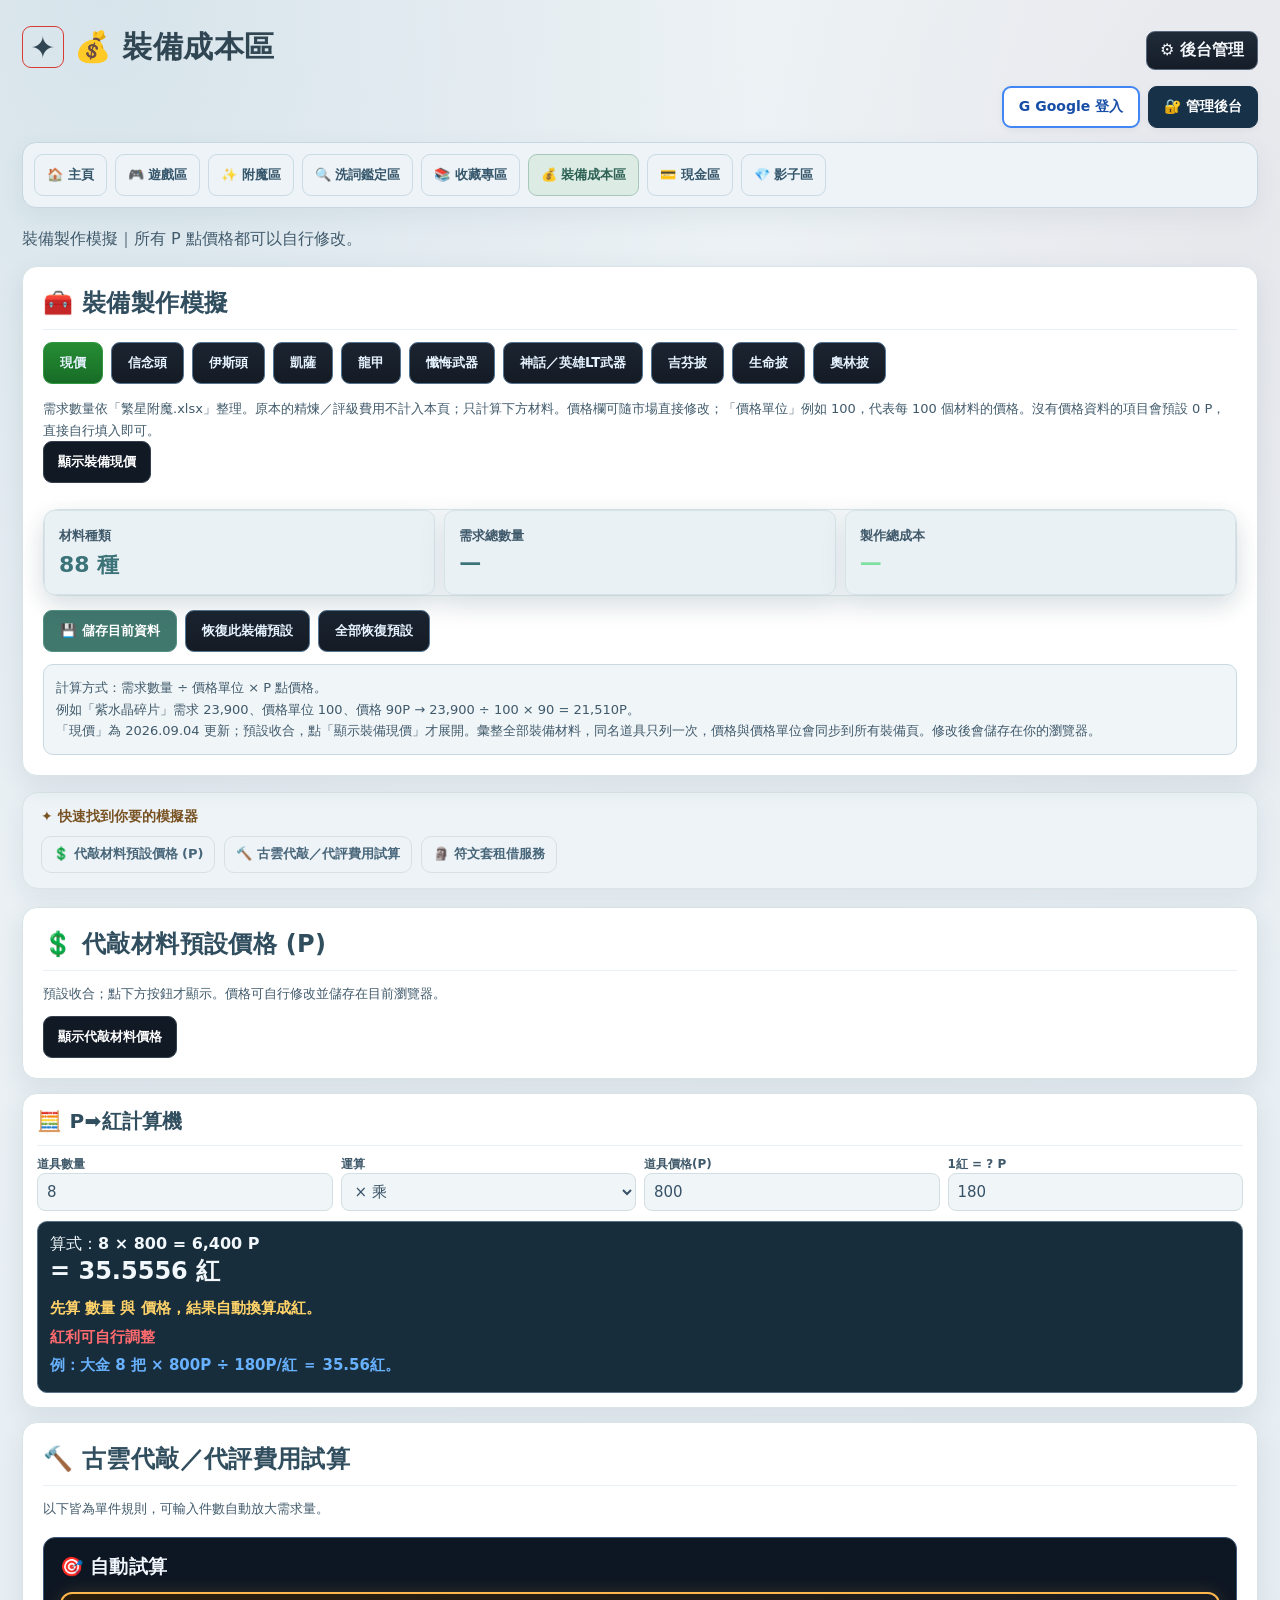
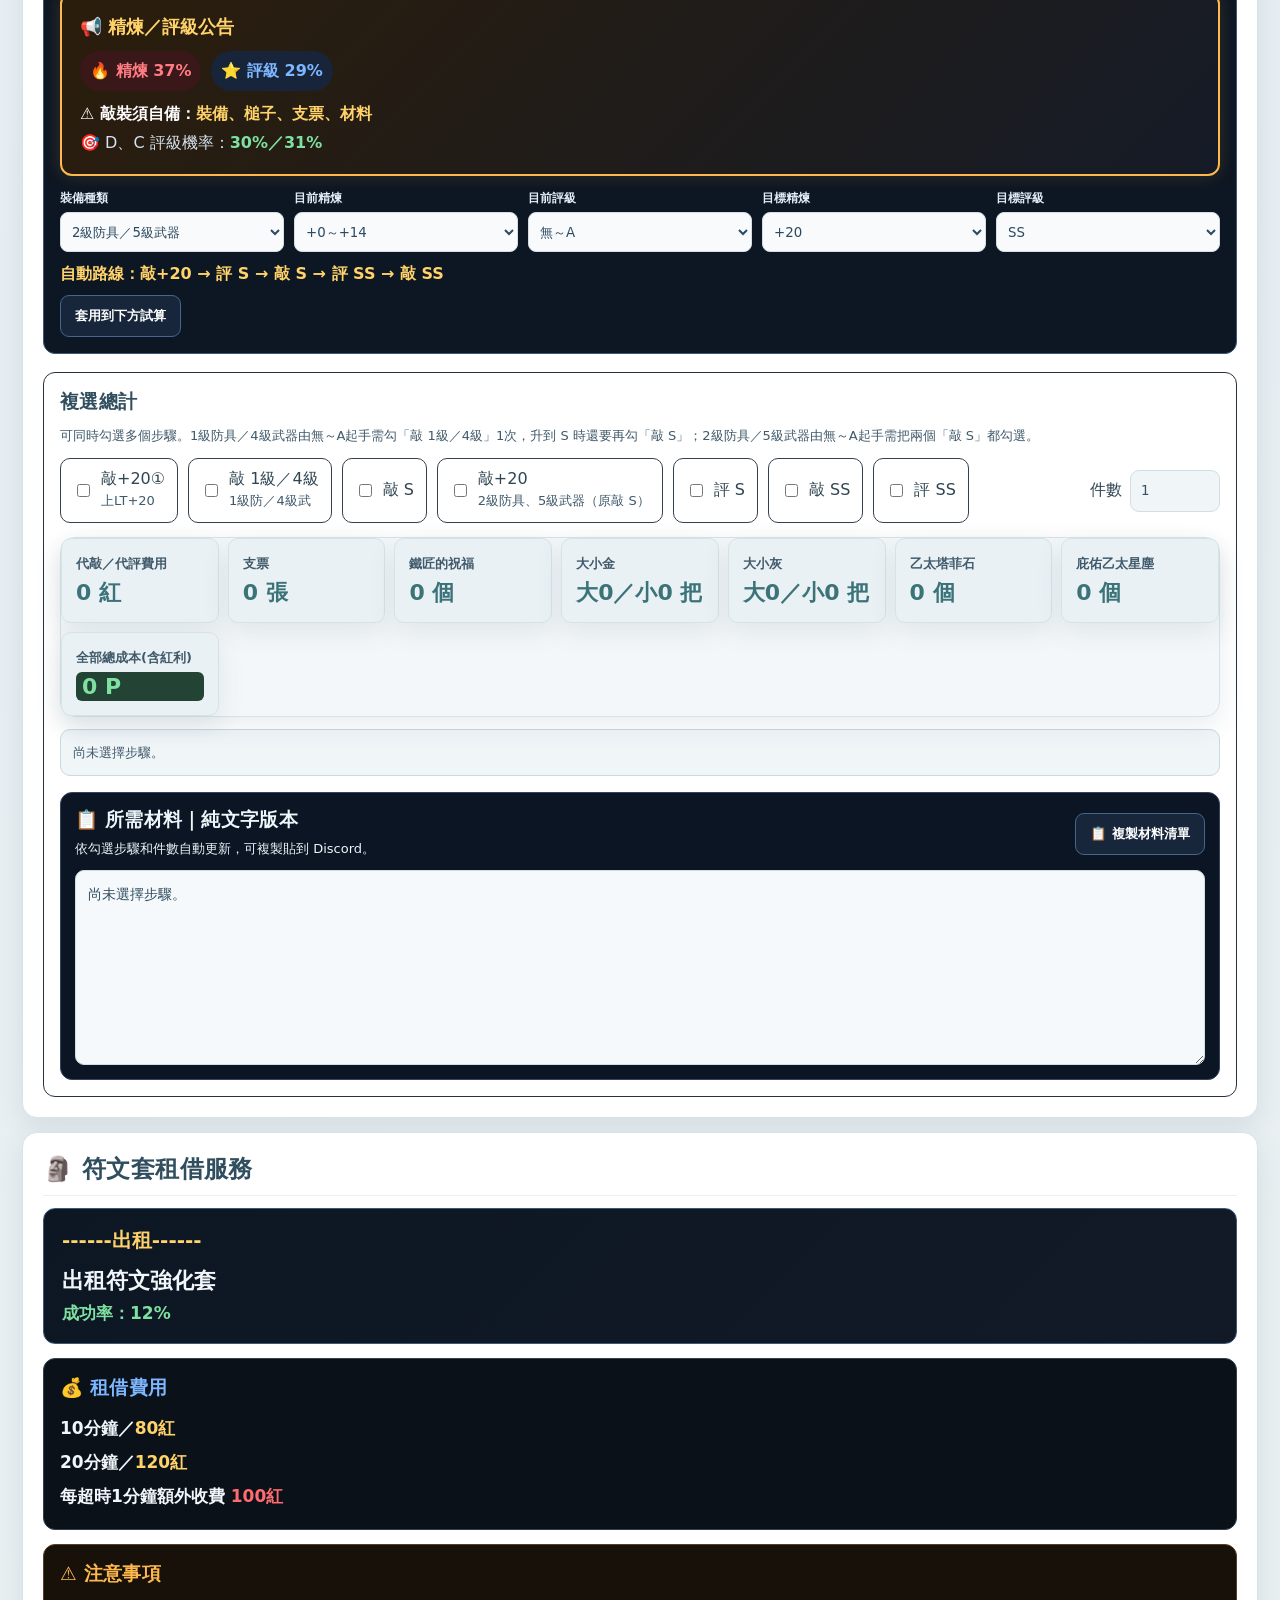
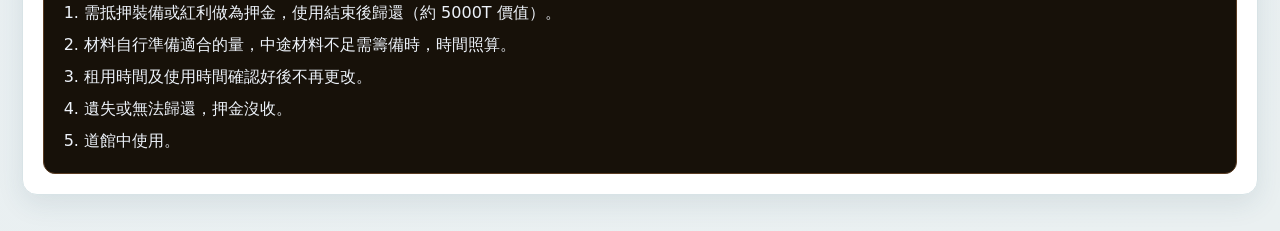
<file: equipment.html>
<!doctype html>
<html lang="zh-Hant">
<head>
<meta charset="utf-8">
<meta name="viewport" content="width=device-width,initial-scale=1,viewport-fit=cover">
<meta name="theme-color" content="#e8eff3">
<title>裝備成本區｜繁星仙境模擬器</title>
<style>
:root{--bg:#080c12;--card:#10161e;--card2:#151c26;--line:#27313d;--text:#f4f7fb;--muted:#8f9bad;--accent:#55d35a;--blue:#67a0ff;--gold:#ffc42d;--danger:#ff5c42}
*{box-sizing:border-box}
body{margin:0;background:radial-gradient(circle at 15% -10%,rgba(48,90,130,.18),transparent 28%),linear-gradient(180deg,#070a0f,#0b1017 42%,#080c12);color:var(--text);font-family:-apple-system,BlinkMacSystemFont,"Segoe UI","Noto Sans TC",sans-serif}
.wrap{max-width:1320px;margin:auto;padding:22px}
h1{font-size:30px;margin:4px 0 10px;letter-spacing:.5px;display:flex;align-items:center;gap:10px}
h1:before{content:"✦";display:grid;place-items:center;width:40px;height:40px;border:1px solid #d83b32;border-radius:9px}
h2{margin:0 0 12px}
.sub,.tiny{color:var(--muted)} .tiny{font-size:13px}
.topnav,.tabs,.actions{display:flex;gap:8px;flex-wrap:wrap}
.topnav{margin:14px 0 18px}
.tabs{margin:12px 0 14px}
.game-page-link,button{display:inline-flex;align-items:center;justify-content:center;padding:10px 16px;border-radius:9px;border:1px solid #3a4654;background:linear-gradient(180deg,#1b2430,#141b25);color:#f5f7fb;text-decoration:none;font-weight:700;min-height:42px;cursor:pointer}
button.on,.primary{background:linear-gradient(180deg,#268d34,#176c26)!important;border-color:#319842!important}
.card{background:linear-gradient(145deg,rgba(20,27,36,.97),rgba(12,17,24,.98));border:1px solid var(--line);border-radius:14px;box-shadow:0 12px 34px rgba(0,0,0,.22);padding:20px;margin:14px 0}
.table-wrap{overflow-x:auto}
.cost-table{width:100%;border-collapse:collapse;margin-top:12px;min-width:850px}
.cost-table th,.cost-table td{padding:10px 8px;border-bottom:1px solid #27313b;text-align:left;vertical-align:middle}
.cost-table th{color:#aeb9c8;font-size:13px}
.cost-table input{width:100%;background:#0b1119;color:var(--text);border:1px solid #34404e;border-radius:9px;min-height:40px;padding:8px 10px;font:inherit}
.cost-table .qty{min-width:110px} .cost-table .pack{min-width:110px} .cost-table .price{min-width:130px}
.money{font-variant-numeric:tabular-nums;font-weight:800;color:#7ee0a1;white-space:nowrap}
.summary{display:grid;grid-template-columns:repeat(3,1fr);gap:9px;margin-top:14px}
.stat{background:linear-gradient(180deg,rgba(17,24,34,.96),rgba(11,16,23,.96));border:1px solid #28323e;border-radius:10px;padding:14px}
.label{color:#aab5c4;font-size:13px;font-weight:700} .stat b{font-size:22px;display:block;margin-top:5px}
.actions{margin-top:14px}
.note{margin-top:12px;padding:12px;border:1px solid #28323e;border-radius:10px;background:#0b1119;line-height:1.8}
.zero{color:#ffb36a}
@media(max-width:720px){.wrap{padding:12px}h1{font-size:23px}.card{padding:14px}.summary{grid-template-columns:1fr}.tabs button{flex:1 1 145px}}
</style>

<style>
.quick-calc{
  margin-top:14px;border:1px solid #2d405e;border-radius:14px;background:#101824;padding:14px
}
.quick-calc h2{margin:0 0 10px;font-size:20px}
.quick-calc-grid{display:grid;grid-template-columns:repeat(4,minmax(110px,1fr));gap:8px;align-items:end}
.quick-calc label{font-size:12px;color:#9fb0c8;font-weight:800}
.quick-calc input,.quick-calc select{
  width:100%;height:38px;border-radius:8px;border:1px solid #354762;
  background:#0b1421;color:#eef4ff;padding:0 9px;font-size:15px
}
.quick-calc-result{margin-top:10px;padding:12px;border:1px solid #2e4869;border-radius:10px;background:#0c1524}
.quick-calc-result .big{font-size:24px;font-weight:900}
.quick-calc-note{font-size:12px;color:#8fa0ba;margin-top:7px;line-height:1.6}
@media(max-width:760px){.quick-calc-grid{grid-template-columns:1fr 1fr}}
</style>


<style>
.page-head{
  display:flex;align-items:center;justify-content:space-between;gap:12px;flex-wrap:wrap
}
.admin-entry{
  display:inline-flex;align-items:center;justify-content:center;
  min-height:38px;padding:8px 13px;border-radius:9px;
  border:1px solid #56657a;background:linear-gradient(180deg,#202b39,#151d28);
  color:#f4f7fb;text-decoration:none;font-weight:900;white-space:nowrap
}
.admin-entry:hover{filter:brightness(1.08)}
</style>

<style>
.auto-service-grid{display:grid;grid-template-columns:repeat(5,minmax(120px,1fr));gap:10px}
.auto-service-grid label{font-size:12px;color:#aebdd0;font-weight:800}
.auto-service-grid select{display:block;width:100%;margin-top:5px;min-height:40px;padding:7px;border-radius:8px;border:1px solid #34465f;background:#0b1119;color:#fff}
@media(max-width:850px){.auto-service-grid{grid-template-columns:repeat(2,minmax(0,1fr))}}
</style><link rel="stylesheet" href="starro-polish.css?v=20261125-atlas">
<link rel="stylesheet" href="starro-gallery-unified.css?v=20261125-light">
<link rel="stylesheet" href="starro-soft-backgrounds.css?v=20261125-soft1">
<link rel="stylesheet" href="starro-global-navigation.css?v=20261125-topactions">
<script defer src="starro-global-navigation.js?v=20261125-topactions"></script>
<link rel="stylesheet" href="starro-contrast-aa.css?v=20261125-aa1">
</head>
<body>
<div class="wrap">
<div class="page-head">
  <h1>💰 裝備成本區</h1>
  <a href="admin.html" class="admin-entry">⚙️ 後台管理</a>
</div>
<nav class="topnav starro-global-nav" data-starro-unified-nav aria-label="全站分區導覽">
<a href="index.html">🏠 主頁</a>
<a href="game.html">🎮 遊戲區</a>
<a href="enchant.html">✨ 附魔區</a>
<a href="identify.html">🔍 洗詞鑑定區</a>
<a href="collection.html">📚 收藏專區</a>
<a href="equipment.html" aria-current="page">💰 裝備成本區</a>
<a href="CASH.html">💳 現金區</a>
<a href="shadow.html">💎 影子區</a>
<a href="admin.html">🔐 管理後台</a>
</nav>
<div class="sub">裝備製作模擬｜所有 P 點價格都可以自行修改。</div>

<section class="card">
<h2>🧰 裝備製作模擬</h2>
<div class="tabs" id="equipTabs"></div>
<div class="tiny">
需求數量依「繁星附魔.xlsx」整理。原本的精煉／評級費用不計入本頁；只計算下方材料。價格欄可隨市場直接修改；「價格單位」例如 100，代表每 100 個材料的價格。沒有價格資料的項目會預設 0 P，直接自行填入即可。
</div>
<div class="table-wrap" id="equipTableWrap"></div>
<div class="summary">
  <div class="stat"><span class="label">材料種類</span><b id="costKinds">0 種</b></div>
  <div class="stat"><span class="label">需求總數量</span><b id="costQty">0</b></div>
  <div class="stat"><span class="label">製作總成本</span><b id="costTotal" style="color:#7ee0a1">0 P</b></div>
</div>
<div class="actions">
  <button class="primary" onclick="saveCurrent()">💾 儲存目前資料</button>
  <button onclick="restoreCurrent()">恢復此裝備預設</button>
  <button onclick="restoreAll()">全部恢復預設</button>
</div>
<div class="note tiny">
計算方式：需求數量 ÷ 價格單位 × P 點價格。<br>
例如「紫水晶碎片」需求 23,900、價格單位 100、價格 90P → 23,900 ÷ 100 × 90 = 21,510P。<br>
「現價」為 2026.09.04 更新；預設收合，點「顯示裝備現價」才展開。彙整全部裝備材料，同名道具只列一次，價格與價格單位會同步到所有裝備頁。修改後會儲存在你的瀏覽器。
</div>
</section>
<section class="card" id="serviceMaterialPrices">
  <h2>💲 代敲材料預設價格 (P)</h2>
  <div class="tiny" style="margin-bottom:12px">
    預設收合；點下方按鈕才顯示。價格可自行修改並儲存在目前瀏覽器。
  </div>
  <button type="button" id="toggleServicePriceBtn"
    style="padding:9px 14px;border:1px solid #34404e;border-radius:9px;background:#111925;color:#fff;cursor:pointer">
    顯示代敲材料價格
  </button>

  <div id="servicePricePanel" style="display:none;margin-top:12px">
    <div class="table-wrap">
      <table class="cost-table" style="min-width:650px">
        <thead><tr><th>材料</th><th>預設價格 (P)</th></tr></thead>
        <tbody>
          <tr><td><b>鐵匠的祝福#6635</b></td><td><input id="svcPriceBless" type="number" min="0" step="any" value="6"></td></tr>
          <tr><td><b>支票#60332</b></td><td><input id="svcPriceCheck" type="number" min="0" step="any" value="18"></td></tr>
          <tr><td><b>大金#60687</b></td><td><input id="svcPriceBigGold" type="number" min="0" step="any" value="950"></td></tr>
          <tr><td><b>小金#60360</b></td><td><input id="svcPriceSmallGold" type="number" min="0" step="any" value="120"></td></tr>
          <tr><td><b>大灰#60685</b></td><td><input id="svcPriceBigGray" type="number" min="0" step="any" value="148"></td></tr>
          <tr><td><b>小灰#60169</b></td><td><input id="svcPriceSmallGray" type="number" min="0" step="any" value="1"></td></tr>
          <tr><td><b>乙太塔菲#60381</b></td><td><input id="svcPriceTaffy" type="number" min="0" step="any" value="40"></td></tr>
          <tr><td><b>庇佑以太#1000337</b></td><td><input id="svcPriceDust" type="number" min="0" step="any" value="1"></td></tr>
          <tr><td><b>紅利點數#60101</b></td><td><input id="svcPriceRed" type="number" min="0" step="any" value="220"></td></tr>
        </tbody>
      </table>
    </div>
    <div class="actions">
      <button class="primary" type="button" onclick="saveServicePrices()">💾 儲存材料價格</button>
      <button type="button" onclick="resetServicePrices()">恢復預設價格</button>
    </div>
  </div>
</section>


<section class="card quick-calc">
  <h2>🧮 P➡️紅計算機</h2>
  <div class="quick-calc-grid">
    <label>道具數量
      <input id="quickCalcA" type="number" step="any" value="8">
    </label>
    <label>運算
      <select id="quickCalcOp">
        <option value="*">× 乘</option>
        <option value="+">＋ 加</option>
        <option value="-">－ 減</option>
        <option value="/">÷ 除</option>
      </select>
    </label>
    <label>道具價格(P)
      <input id="quickCalcB" type="number" step="any" value="800">
    </label>
    <label>1紅 = ? P
      <input id="quickCalcRedRate" type="number" step="any" value="180">
    </label>
  </div>

  <div class="quick-calc-result">
    <div>算式：<b id="quickCalcFormula">8 × 800 = 6,400 P</b></div>
    <div class="big" id="quickCalcRedResult">= 35.56 紅</div>
    <div class="quick-calc-note" style="font-size:15px;line-height:1.9">
      <div style="color:#ffd36a;font-weight:900">先算 數量 與 價格，結果自動換算成紅。</div>
      <div style="color:#ff6b6f;font-weight:900">紅利可自行調整</div>
      <div style="color:#68b1ff;font-weight:900">例：大金 8 把 × 800P ÷ 180P/紅 ＝ 35.56紅。</div>
    </div>
  </div>
</section>
<section class="card" id="serviceFeeSimulator">
  <h2>🔨 古雲代敲／代評費用試算</h2>
  <div class="tiny">以下皆為單件規則，可輸入件數自動放大需求量。</div>

  <div style="margin-top:18px;padding:16px;border:1px solid #3d5878;border-radius:12px;background:#0d1623">
    <h3 style="margin:0 0 12px">🎯 自動試算</h3>
    <div style="margin-bottom:14px;padding:16px 18px;border:2px solid #ffb84d;border-radius:12px;background:linear-gradient(135deg,#2b1d0b,#151b27);box-shadow:0 0 18px rgba(255,184,77,.16);line-height:1.85">
      <div style="font-size:18px;font-weight:900;color:#ffd36a;margin-bottom:8px">📢 精煉／評級公告</div>
      <div style="display:flex;gap:10px;flex-wrap:wrap;margin-bottom:8px">
        <span style="padding:5px 10px;border-radius:999px;background:#3a1719;color:#ff7d82;font-weight:900">🔥 精煉 37%</span>
        <span style="padding:5px 10px;border-radius:999px;background:#17243a;color:#7db7ff;font-weight:900">⭐ 評級 29%</span>
      </div>
      <div style="color:#fff;font-weight:800">⚠️ 敲裝須自備：<span style="color:#ffd36a">裝備、槌子、支票、材料</span></div>
      <div style="color:#d9e3ef">🎯 D、C 評級機率：<b style="color:#7ee0a1">30%／31%</b></div>
    </div>
    <div class="auto-service-grid">
      <label>裝備種類<select id="autoEquipType"><option value="normal">1級防具／4級武器</option><option value="high" selected>2級防具／5級武器</option><option value="lt20">上LT+20</option></select></label>
      <label>目前精煉<select id="autoCurrentRefine"></select></label>
      <label>目前評級<select id="autoCurrentGrade"><option value="A" selected>無～A</option><option>S</option><option>SS</option></select></label>
      <label>目標精煉<select id="autoTargetRefine"></select></label>
      <label>目標評級<select id="autoTargetGrade"><option value="A">無～A</option><option>S</option><option selected>SS</option></select></label>
    </div>
    <div id="autoServiceRoute" style="margin-top:12px;color:#ffd36a;font-size:16px;font-weight:900"></div>
    <button id="autoApplyService" type="button" style="margin-top:10px;padding:9px 14px;border-radius:9px;border:1px solid #47658c;background:#17263a;color:#fff;font-weight:900;cursor:pointer">套用到下方試算</button>
  </div>

  <div style="margin-top:18px;padding:16px;border:1px solid #28323e;border-radius:12px">
    <h3 style="margin:0 0 10px">複選總計</h3>
    <div class="tiny" style="margin-bottom:12px">
      可同時勾選多個步驟。1級防具／4級武器由無～A起手需勾「敲 1級／4級」1次，升到 S 時還要再勾「敲 S」；2級防具／5級武器由無～A起手需把兩個「敲 S」都勾選。
    </div>

    <div id="serviceMultiOptions" style="display:flex;gap:10px;flex-wrap:wrap;margin-bottom:12px">
      <input type="checkbox" value="refine:S-BOTH15" data-auto-only="1" style="display:none">
      <input type="checkbox" value="refine:S-BOTH10" data-auto-only="1" style="display:none">
      <input type="checkbox" value="refine:S-BOTH5" data-auto-only="1" style="display:none">
      <input type="checkbox" value="refine:S-BIG15" data-auto-only="1" style="display:none">
      <input type="checkbox" value="refine:S-BIG10" data-auto-only="1" style="display:none">
      <input type="checkbox" value="refine:S-BIG5" data-auto-only="1" style="display:none">
      <input type="checkbox" value="refine:S-ZERO" data-auto-only="1" style="display:none">

      <label style="display:flex;align-items:center;gap:8px;padding:10px 12px;border:1px solid #34404e;border-radius:10px">
        <input type="checkbox" value="refine:LT20">
        <span>敲+20①<br><span class="tiny">上LT+20</span></span>
      </label>
      <label style="display:flex;align-items:center;gap:8px;padding:10px 12px;border:1px solid #34404e;border-radius:10px">
        <input type="checkbox" value="refine:A-D"> <span>敲 1級／4級<br><span class="tiny">1級防／4級武</span></span>
      </label>
      <label style="display:flex;align-items:center;gap:8px;padding:10px 12px;border:1px solid #34404e;border-radius:10px">
        <input type="checkbox" value="refine:S"> 敲 S
      </label>
      <label style="display:flex;align-items:center;gap:8px;padding:10px 12px;border:1px solid #34404e;border-radius:10px">
        <input type="checkbox" value="refine:S" data-service-label="敲+20">
        <span>敲+20<br><span class="tiny">2級防具、5級武器（原敲 S）</span></span>
      </label>
      <label style="display:flex;align-items:center;gap:8px;padding:10px 12px;border:1px solid #34404e;border-radius:10px">
        <input type="checkbox" value="grade:S"> 評 S
      </label>
      <label style="display:flex;align-items:center;gap:8px;padding:10px 12px;border:1px solid #34404e;border-radius:10px">
        <input type="checkbox" value="refine:SS"> 敲 SS
      </label>
      <label style="display:flex;align-items:center;gap:8px;padding:10px 12px;border:1px solid #34404e;border-radius:10px">
        <input type="checkbox" value="grade:SS"> 評 SS
      </label>

      <span style="display:flex;align-items:center;gap:8px;margin-left:auto">
        件數
        <input id="serviceMultiQty" type="number" min="1" step="1" value="1"
          style="width:90px;min-height:42px;padding:8px 10px;border-radius:9px;background:#0b1119;color:#fff;border:1px solid #34404e">
      </span>
    </div>

    <div class="summary" style="grid-template-columns:repeat(auto-fit,minmax(150px,1fr))">
      <div class="stat"><span class="label">代敲／代評費用</span><b id="multiRedFee">0 紅</b></div>
      <div class="stat"><span class="label">支票</span><b id="multiChecks">0 張</b></div>
      <div class="stat"><span class="label">鐵匠的祝福</span><b id="multiBless">0 個</b></div>
      <div class="stat"><span class="label">大小金</span><b id="multiGold">大0／小0 把</b></div>
      <div class="stat"><span class="label">大小灰</span><b id="multiGray">大0／小0 把</b></div>
      <div class="stat"><span class="label">乙太塔菲石</span><b id="multiTaffy">0 個</b></div>
      <div class="stat"><span class="label">庇佑乙太星塵</span><b id="multiDust">0 個</b></div>
      <div class="stat"><span class="label">全部總成本(含紅利)</span><b id="multiTotalP" style="color:#7ee0a1">0 P</b></div>
    </div>

    <div class="note tiny" id="multiServiceNote">尚未選擇步驟。</div>
    <div style="margin-top:16px;padding:14px;border:1px solid #34465f;border-radius:12px;background:#0b1523">
      <div style="display:flex;align-items:center;justify-content:space-between;gap:12px;flex-wrap:wrap;margin-bottom:10px">
        <div><h3 style="margin:0 0 5px">📋 所需材料｜純文字版本</h3>
          <div class="tiny">依勾選步驟和件數自動更新，可複製貼到 Discord。</div></div>
        <button id="copyServiceMaterials" type="button" style="padding:9px 14px;border-radius:9px;border:1px solid #47658c;background:#17263a;color:#fff;font-weight:900;cursor:pointer">📋 複製材料清單</button>
      </div>
      <textarea id="serviceMaterialsText" readonly aria-label="純文字材料清單"
        style="display:block;width:100%;min-height:195px;resize:vertical;white-space:pre-wrap;line-height:1.75;padding:12px;border-radius:9px;border:1px solid #34465f;background:#090f19;color:#eef4fc;font:14px/1.75 monospace">尚未選擇步驟。</textarea>
    </div>
  </div>

</section>


<section class="card" id="runeRentalService" style="border-color:#3d5878">
  <h2>🗿 符文套租借服務</h2>

  <div style="margin-top:12px;padding:18px;border:1px solid #3d5878;border-radius:12px;background:linear-gradient(135deg,#0d1623,#111a26)">
    <div style="font-size:20px;font-weight:900;color:#ffd36a;margin-bottom:12px">------出租------</div>
    <div style="font-size:22px;font-weight:900;margin-bottom:6px">出租符文強化套</div>
    <div style="font-size:17px;color:#7ee0a1;font-weight:900">成功率：12%</div>
  </div>

  <div style="margin-top:14px;padding:16px;border:1px solid #34404e;border-radius:12px;background:#0b1119">
    <h3 style="margin:0 0 10px;color:#67a0ff">💰 租借費用</h3>
    <div style="font-size:17px;line-height:2;font-weight:800">
      <div>10分鐘／<span style="color:#ffd36a">80紅</span></div>
      <div>20分鐘／<span style="color:#ffd36a">120紅</span></div>
      <div>每超時1分鐘額外收費 <span style="color:#ff6b6f">100紅</span></div>
    </div>
  </div>

  <div style="margin-top:14px;padding:16px;border:1px solid #5a3d24;border-radius:12px;background:#171109">
    <h3 style="margin:0 0 10px;color:#ffb84d">⚠️ 注意事項</h3>
    <ol style="margin:0;padding-left:24px;line-height:2;color:#eef3fa">
      <li>需抵押裝備或紅利做為押金，使用結束後歸還（約 5000T 價值）。</li>
      <li>材料自行準備適合的量，中途材料不足需籌備時，時間照算。</li>
      <li>租用時間及使用時間確認好後不再更改。</li>
      <li>遺失或無法歸還，押金沒收。</li>
      <li>道館中使用。</li>
    </ol>
  </div>
</section>

</div>

<script>
const EQUIPMENT_DATA={"信念頭":[{"name":"裝備附魔券#1000874","qty":35.0,"price":1000,"pack":1},{"name":"紫水晶碎片100入#67816","qty":23900.0,"price":90,"pack":100},{"name":"聖域能量#67017","qty":1500.0,"price":3,"pack":1},{"name":"聖域精華#67018","qty":400.0,"price":75,"pack":1},{"name":"特定屬性聖域寶石碎片（自選）","qty":100.0,"price":150.0,"pack":1},{"name":"支票#60332","qty":52,"price":18,"pack":1}],"伊斯頭":[{"name":"支票#60332","qty":10000.0,"price":18,"pack":1},{"name":"裝備附魔券#1000874","qty":300.0,"price":1000,"pack":1},{"name":"神聖的貓鬍鬚#1001217","qty":18000.0,"price":1,"pack":1},{"name":"維格納上層交換證書#1001618","qty":15000.0,"price":1,"pack":1},{"name":"燦爛的夕陽魔法石#1001658","qty":3000.0,"price":3000,"pack":3000},{"name":"明亮的綠松石魔法石#1001655","qty":3000.0,"price":3000,"pack":3000},{"name":"絢麗的腥紅魔法石#1001661","qty":3000.0,"price":3000,"pack":3000},{"name":"綏藍魔法石#1001664","qty":3000.0,"price":3000,"pack":3000},{"name":"伊斯加爾特的恩典氣息#68756","qty":2500.0,"price":30,"pack":1},{"name":"伊斯加爾特之心#68757＋伊斯加爾特的祝福碎片#68758（綁定）","qty":500,"qtyLabel":"各500","price":160000,"pack":500},{"name":"晨曦之光#1001786","qty":10.0,"price":4800,"pack":1},{"name":"魔星石#1001438","qty":10.0,"price":2200,"pack":1},{"name":"正義女神寶石#1001797","qty":15.0,"price":2200,"pack":1},{"name":"阿奎拉卡#300382","qty":1.0,"price":3000,"pack":1},{"name":"仿真蓉可兒卡#300378","qty":1.0,"price":666,"pack":1},{"name":"究極拉斯甘德卡#300472","qty":1.0,"price":5000,"pack":1},{"name":"幽靈船船長卡#300532","qty":1.0,"price":499,"pack":1},{"name":"被侵占的燒毀卡#300533","qty":1.0,"price":1000,"pack":1}],"凱薩":[{"name":"獼猴桃果實10入#16770 右上商城購買","qty":79,"price":42,"pack":1},{"name":"威力隕石浮塵","qty":4.0,"price":1,"pack":1},{"name":"耐力隕石浮塵","qty":4.0,"price":1,"pack":1},{"name":"專注隕石浮塵","qty":4.0,"price":1,"pack":1},{"name":"創造隕石浮塵","qty":4.0,"price":1,"pack":1},{"name":"咒術隕石浮塵","qty":4.0,"price":1,"pack":1},{"name":"智慧隕石浮塵","qty":4.0,"price":1,"pack":1},{"name":"威力隕石碎片","qty":2704.0,"price":13,"pack":1},{"name":"耐力隕石碎片","qty":2704.0,"price":5,"pack":1},{"name":"專注隕石碎片","qty":2704.0,"price":9,"pack":1},{"name":"創造隕石碎片","qty":2704.0,"price":11,"pack":1},{"name":"咒術隕石碎片","qty":2704.0,"price":20,"pack":1},{"name":"智慧隕石碎片","qty":2704.0,"price":9,"pack":1},{"name":"對應屬性的精華（自選）","qty":16.0,"price":5000.0,"pack":1},{"name":"對應屬性隕石碎片(3種)（自選）","qty":2500.0,"price":30.0,"pack":1},{"name":"對應屬性隕石浮塵(3種)（自選）","qty":2000.0,"price":3.0,"pack":1},{"name":"星辰粉末罐#60627","qty":7000.0,"price":9,"pack":1},{"name":"地獄夜勝魔靈珠#67461","qty":650.0,"price":90,"pack":1},{"name":"地獄參宿四靈珠#67462","qty":325.0,"price":80,"pack":1},{"name":"地獄參宿七靈珠#67463","qty":325.0,"price":80,"pack":1},{"name":"裝備附魔券","qty":6.0,"price":1000,"pack":1}],"龍甲":[{"name":"支票#60332","qty":4661.0,"price":18,"pack":1},{"name":"伊美樂心臟能量碎片#1001256","qty":3.0,"price":3000,"pack":1},{"name":"伊美樂心臟能量石#1001174","qty":6.0,"price":8888,"pack":1},{"name":"裝備附魔券#1000874","qty":34.0,"price":1000,"pack":1},{"name":"小的龍骨頭#25766","qty":300.0,"price":1,"pack":1},{"name":"大的龍骨頭#25765","qty":800.0,"price":1,"pack":1},{"name":"火龍的麟片#7451","qty":600.0,"price":4,"pack":1},{"name":"血紅鱗片#6091","qty":250.0,"price":30,"pack":1},{"name":"尼德霍德的水藍寶石鱗片#68532","qty":2900.0,"price":55,"pack":1},{"name":"尼德霍德的血紅寶石鱗片#68531（綁定）","qty":350.0,"price":0,"pack":1},{"name":"防具強化石(頂級)#1000437","qty":450.0,"price":14,"pack":1},{"name":"七彩寶珠#60257","qty":300.0,"price":10,"pack":1},{"name":"迪塔勒泰晤勒斯卡片#4386","qty":1.0,"price":500,"pack":1},{"name":"骨骸迪塔勒泰晤勒斯卡片#300021","qty":2.0,"price":500,"pack":1},{"name":"尼德霍格幻影卡片#4456","qty":2.0,"price":900,"pack":1},{"name":"威力隕石碎片","qty":2100.0,"price":13,"pack":1},{"name":"耐力隕石碎片","qty":2100.0,"price":5,"pack":1},{"name":"專注隕石碎片","qty":2100.0,"price":9,"pack":1},{"name":"創造隕石碎片","qty":2100.0,"price":11,"pack":1},{"name":"咒術隕石碎片","qty":2100.0,"price":20,"pack":1},{"name":"智慧隕石碎片","qty":2100.0,"price":9,"pack":1},{"name":"獼猴桃果實10入#16770 右上商城購買","qty":100,"price":42,"pack":1}],"懺悔武器":[{"name":"悔恨結晶100入#67819","qty":35000,"price":40,"pack":100},{"name":"悔恨能量碎片#60794","qty":4600.0,"price":10,"pack":1},{"name":"悔恨能量精華#60795","qty":150.0,"price":1,"pack":1},{"name":"薩克萊卡片#300192","qty":1.0,"price":3000,"pack":1},{"name":"提亞拉卡片#300193","qty":1.0,"price":2500,"pack":1},{"name":"支票#60332","qty":11,"price":18,"pack":1}],"神話／英雄LT武器":[{"name":"生體試驗晶片殘骸100入#67817","qty":55000.0,"price":30,"pack":100},{"name":"生體試驗報告100入#67818","qty":55000.0,"price":30,"pack":100},{"name":"生體能量精華#67183","qty":100.0,"price":13,"pack":1},{"name":"生體能量精華(光)#67185","qty":100.0,"price":23,"pack":1},{"name":"邪惡的心靈氣息#19439","qty":1.0,"price":500,"pack":1},{"name":"生體能量殘骸#67186","qty":1650.0,"price":10,"pack":1},{"name":"生體能量殘骸(光)#67184","qty":1650.0,"price":14,"pack":1},{"name":"活體劍士卡片#300266","qty":1.0,"price":666,"pack":1},{"name":"支票#60332","qty":8,"price":18,"pack":1}],"吉芬披":[{"name":"暗夜吉芬鬥技場冠軍（綁定）","qty":3600.0,"price":0,"pack":1},{"name":"暗夜吉芬鬥技場硬幣100入#67815","qty":97500.0,"price":5,"pack":100},{"name":"暗夜吉芬鬥技場證明#1000317","qty":6000.0,"price":1,"pack":1},{"name":"暗夜吉芬衛冕硬幣#67122","qty":600.0,"price":45,"pack":1},{"name":"弱化的潘利爾卡片#4557","qty":20.0,"price":78,"pack":1},{"name":"暗夜吉芬衛冕冠軍證明#67123","qty":550.0,"price":48,"pack":1},{"name":"潘利爾卡片#4556","qty":1.0,"price":6000,"pack":1},{"name":"莎拉卡片#4610","qty":1.0,"price":15000,"pack":1},{"name":"支票#60332","qty":58,"price":18,"pack":1}],"生命披":[{"name":"季節(王)材料（自選）","qty":69.0,"price":50.0,"pack":1},{"name":"(季節)之靈（自選）","qty":1254.0,"price":3.0,"pack":1},{"name":"能量各2種（自選）","qty":1292.0,"price":28.0,"pack":1},{"name":"靈魂的保護#1001465","qty":305.0,"price":10,"pack":1},{"name":"生命循環#1001456","qty":300.0,"price":1,"pack":1},{"name":"生命的果實#1001457","qty":128.0,"price":1,"pack":1},{"name":"滅絕的果實#1001458","qty":98.0,"price":8,"pack":1},{"name":"生命的真相#1001459","qty":38.0,"price":50,"pack":1},{"name":"生命之光#1001460","qty":96.0,"price":300,"pack":1},{"name":"元素能量#1001600","qty":35.0,"price":145,"pack":1},{"name":"支票#60332","qty":276.0,"price":18,"pack":1},{"name":"完整的符文#1001283","qty":15.0,"price":181,"pack":1},{"name":"濃縮神金#67992","qty":10.0,"price":4,"pack":1},{"name":"濃縮鍺金#67993","qty":10.0,"price":4,"pack":1},{"name":"殿堂象徵(金塊)（綁定）","qty":50.0,"price":80.0,"pack":1},{"name":"幻象殿堂象徵(銀塊)#608003","qty":100.0,"price":40,"pack":1}],"奧林披":[{"name":"支票#60332","qty":5500.0,"price":18,"pack":1},{"name":"裝備附魔券#1000874","qty":120.0,"price":1000,"pack":1},{"name":"無限挑戰日誌（綁定）","qty":425.0,"price":0,"pack":1},{"name":"暗夜吉芬衛冕硬幣#67122","qty":500.0,"price":45,"pack":1},{"name":"空中要塞鑰匙／原礦／礦石（三合一）（綁定）","qty":1,"price":250000,"pack":1},{"name":"歐內斯特卡片#31026","qty":6.0,"price":4000,"pack":1},{"name":"晨曦之心#1001786","qty":30.0,"price":5000,"pack":1},{"name":"乙太塔菲石#60381","qty":1000.0,"price":40,"pack":1},{"name":"凱薩祝福10入#60321","qty":1000.0,"price":480,"pack":1}]};

// 「現價」：彙整所有裝備製作材料，同名道具只列一次。
// 同一道具的價格／價格單位共用，從現價或任何裝備頁修改都會同步到其他裝備。
const MASTER_EQUIP_NAME="現價";
const MASTER_HIDDEN_ITEMS=new Set(["(季節)之靈（自選）", "季節(王)材料（自選）", "對應屬性的精華（自選）", "對應屬性隕石浮塵(3種)（自選）", "對應屬性隕石碎片(3種)（自選）", "暗夜吉芬鬥技場冠軍（綁定）", "殿堂象徵(金塊)（綁定）", "無限挑戰日誌（綁定）", "特定屬性聖域寶石碎片（自選）", "能量各2種（自選）"]);
const MASTER_PRICE_KEY=item=>`starro_equipcost_master_price_v64_${item}`;
const MASTER_PACK_KEY=item=>`starro_equipcost_master_pack_v64_${item}`;

function buildMasterItems(){
  const map=new Map();
  Object.values(EQUIPMENT_DATA).flat().forEach(r=>{
    if(MASTER_HIDDEN_ITEMS.has(r.name)) return;
    if(!map.has(r.name)){
      map.set(r.name,{name:r.name,price:Number(r.price||0),pack:Number(r.pack||1)});
    }else{
      const cur=map.get(r.name);
      // 同名項目若前面沒有價格，優先採用其他裝備中已有的非 0 價格。
      if(Number(cur.price||0)===0 && Number(r.price||0)>0) cur.price=Number(r.price);
      if((!cur.pack || cur.pack===1) && Number(r.pack||1)!==1) cur.pack=Number(r.pack);
    }
  });
  return [...map.values()];
}
const MASTER_ITEMS=buildMasterItems();

let currentEquip=MASTER_EQUIP_NAME;
const fmt=n=>Number(n||0).toLocaleString("zh-TW",{maximumFractionDigits:2});
const storeKey=(kind,equip,item)=>`starro_equipcost_v3_${kind}_${equip}_${item}`;

function displayItemName(name){
  const s=String(name);
  if(s.includes("綁定")){
    return `<span style="color:#ff5c5c;font-weight:700">${s}</span>`;
  }
  if(s.includes("自選")){
    return `<span style="color:#5aa9ff;font-weight:700">${s}</span>`;
  }
  return s;
}

function defaultMasterItem(name){
  return MASTER_ITEMS.find(x=>x.name===name);
}
function masterPrice(name){
  const saved=localStorage.getItem(MASTER_PRICE_KEY(name));
  if(saved!==null) return Number(saved);
  return Number(defaultMasterItem(name)?.price||0);
}
function masterPack(name){
  const saved=localStorage.getItem(MASTER_PACK_KEY(name));
  if(saved!==null) return Math.max(0.000001,Number(saved)||1);
  return Math.max(0.000001,Number(defaultMasterItem(name)?.pack||1));
}
function setMasterPrice(name,v){
  localStorage.setItem(MASTER_PRICE_KEY(name),String(Math.max(0,Number(v)||0)));
}
function setMasterPack(name,v){
  localStorage.setItem(MASTER_PACK_KEY(name),String(Math.max(0.000001,Number(v)||1)));
}

function renderTabs(){
  const box=document.getElementById("equipTabs");
  const names=[MASTER_EQUIP_NAME,...Object.keys(EQUIPMENT_DATA)];
  box.innerHTML=names.map(name=>
    `<button type="button" class="${name===currentEquip?'on':''}" data-equip="${name}">${name}</button>`
  ).join("");
  box.querySelectorAll("button[data-equip]").forEach(btn=>{
    btn.addEventListener("click",()=>switchEquip(btn.dataset.equip));
  });
}

function switchEquip(name){
  currentEquip=name; renderTabs(); renderTable();
}

function stored(kind,r){
  if(kind==="price") return masterPrice(r.name);
  if(kind==="pack") return masterPack(r.name);
  const v=localStorage.getItem(storeKey(kind,currentEquip,r.name));
  return v===null ? null : Number(v);
}

function renderMasterTable(){
  let s=`<div style="margin-bottom:12px">
    <button type="button" id="toggleCurrentPriceBtn"
      style="padding:9px 14px;border:1px solid #34404e;border-radius:9px;background:#111925;color:#fff;cursor:pointer">
      顯示裝備現價
    </button>
  </div>
  <div id="currentPricePanel" style="display:none">
    <table class="cost-table"><thead><tr>
      <th>道具</th><th>價格單位</th><th>目前價格 (P)</th>
    </tr></thead><tbody>`;
  MASTER_ITEMS.forEach((r,i)=>{
    const pack=masterPack(r.name);
    const price=masterPrice(r.name);
    s+=`<tr>
      <td><b>${displayItemName(r.name)}</b></td>
      <td><input class="pack" id="mu_${i}" type="number" min="0.000001" step="any" value="${pack}"
        oninput="updateMasterItem(${i})"></td>
      <td><input class="price" id="mp_${i}" type="number" min="0" step="any" value="${price}"
        oninput="updateMasterItem(${i})"></td>
    </tr>`;
  });
  s+=`</tbody></table></div>`;
  document.getElementById("equipTableWrap").innerHTML=s;

  const btn=document.getElementById("toggleCurrentPriceBtn");
  const panel=document.getElementById("currentPricePanel");
  btn?.addEventListener("click",()=>{
    const opening=panel.style.display==="none";
    panel.style.display=opening ? "" : "none";
    btn.textContent=opening ? "隱藏裝備現價" : "顯示裝備現價";
  });

  document.getElementById("costKinds").textContent=MASTER_ITEMS.length+" 種";
  document.getElementById("costQty").textContent="—";
  document.getElementById("costTotal").textContent="—";
}

function updateMasterItem(i){
  const r=MASTER_ITEMS[i];
  if(!r) return;
  setMasterPack(r.name,document.getElementById("mu_"+i)?.value||1);
  setMasterPrice(r.name,document.getElementById("mp_"+i)?.value||0);
}

function renderTable(){
  if(currentEquip===MASTER_EQUIP_NAME){
    renderMasterTable();
    return;
  }
  const rows=EQUIPMENT_DATA[currentEquip];
  let s=`<table class="cost-table"><thead><tr>
    <th>道具</th><th>需求數量</th><th>價格單位</th><th>目前價格 (P)</th><th>小計 (P)</th>
  </tr></thead><tbody>`;
  rows.forEach((r,i)=>{
    const qty=stored("qty",r) ?? r.qty;
    const pack=masterPack(r.name);
    const price=masterPrice(r.name);
    s+=`<tr>
      <td><b>${displayItemName(r.name)}</b></td>
      <td>${r.qtyLabel
        ? `<div style="font-weight:700">${r.qtyLabel}</div><input class="qty" id="q_${i}" type="hidden" value="${qty}">`
        : `<input class="qty" id="q_${i}" type="number" min="0" step="any" value="${qty}" oninput="recalc()">`
      }</td>
      <td><input class="pack" id="u_${i}" type="number" min="0.000001" step="any" value="${pack}" oninput="syncEquipItem(${i})"></td>
      <td><input class="price" id="p_${i}" type="number" min="0" step="any" value="${price}" oninput="syncEquipItem(${i})"></td>
      <td class="money" id="s_${i}">0 P</td>
    </tr>`;
  });
  s+=`</tbody></table>`;
  document.getElementById("equipTableWrap").innerHTML=s;
  recalc();
}

function syncEquipItem(i){
  if(currentEquip===MASTER_EQUIP_NAME) return;
  const r=EQUIPMENT_DATA[currentEquip]?.[i];
  if(!r) return;
  setMasterPack(r.name,document.getElementById("u_"+i)?.value||1);
  setMasterPrice(r.name,document.getElementById("p_"+i)?.value||0);
  recalc();
}

function recalc(){
  if(currentEquip===MASTER_EQUIP_NAME) return;
  let qtyTotal=0,total=0;
  EQUIPMENT_DATA[currentEquip].forEach((r,i)=>{
    const qty=Math.max(0,Number(document.getElementById("q_"+i)?.value||0));
    const pack=Math.max(0.000001,Number(document.getElementById("u_"+i)?.value||1));
    const price=Math.max(0,Number(document.getElementById("p_"+i)?.value||0));
    const subtotal=qty/pack*price;
    qtyTotal+=qty; total+=subtotal;
    const el=document.getElementById("s_"+i);
    if(el){el.textContent=fmt(subtotal)+" P"; el.classList.toggle("zero",price===0);}
  });
  document.getElementById("costKinds").textContent=EQUIPMENT_DATA[currentEquip].length+" 種";
  document.getElementById("costQty").textContent=fmt(qtyTotal);
  document.getElementById("costTotal").textContent=fmt(total)+" P";
}

function saveCurrent(){
  if(currentEquip===MASTER_EQUIP_NAME){
    MASTER_ITEMS.forEach((r,i)=>{
      setMasterPack(r.name,document.getElementById("mu_"+i)?.value||1);
      setMasterPrice(r.name,document.getElementById("mp_"+i)?.value||0);
    });
    renderMasterTable();
    return;
  }
  EQUIPMENT_DATA[currentEquip].forEach((r,i)=>{
    localStorage.setItem(storeKey("qty",currentEquip,r.name),document.getElementById("q_"+i)?.value||"0");
    setMasterPack(r.name,document.getElementById("u_"+i)?.value||1);
    setMasterPrice(r.name,document.getElementById("p_"+i)?.value||0);
  });
  recalc();
}

function clearEquip(equip){
  if(equip===MASTER_EQUIP_NAME) return;
  EQUIPMENT_DATA[equip].forEach(r=>localStorage.removeItem(storeKey("qty",equip,r.name)));
}
function restoreCurrent(){
  if(currentEquip===MASTER_EQUIP_NAME){
    MASTER_ITEMS.forEach(r=>{
      localStorage.removeItem(MASTER_PRICE_KEY(r.name));
      localStorage.removeItem(MASTER_PACK_KEY(r.name));
    });
    renderMasterTable();
    return;
  }
  clearEquip(currentEquip);
  renderTable();
}
function restoreAll(){
  Object.keys(EQUIPMENT_DATA).forEach(clearEquip);
  MASTER_ITEMS.forEach(r=>{
    localStorage.removeItem(MASTER_PRICE_KEY(r.name));
    localStorage.removeItem(MASTER_PACK_KEY(r.name));
  });
  renderTable();
}

renderTabs();renderTable();
</script>

<script id="serviceFeeScript">
(function(){
  const DEFAULT_PRICES={
    bless:6, check:18, bigGold:950, smallGold:120,
    bigGray:148, smallGray:1, taffy:40, dust:1, red:220
  };
  const PRICE_IDS={
    bless:"svcPriceBless", check:"svcPriceCheck",
    bigGold:"svcPriceBigGold", smallGold:"svcPriceSmallGold",
    bigGray:"svcPriceBigGray", smallGray:"svcPriceSmallGray",
    taffy:"svcPriceTaffy", dust:"svcPriceDust", red:"svcPriceRed"
  };
  let REFINE_RULES={    "LT20":{red:10,checks:10,bless:0,bigGold:5,smallGold:0,bigGray:15,smallGray:15,note:"上LT+20：10紅、支票10張、大小灰各15把＋大金5把。"},
    "A-D":{red:10,checks:10,bless:0,bigGold:0,smallGold:0,bigGray:15,smallGray:15,note:"A裝 +0~+20：大小灰各15把、支票10張、10紅。"},
    "S":{red:20,checks:20,bless:200,bigGold:15,smallGold:15,bigGray:0,smallGray:0,note:"2級防具／5級武器／S裝 +0~+14：鐵匠的祝福200個、支票20張、大小金各15把、20紅。"},
    "S-BOTH15":{red:20,checks:15,bless:0,bigGold:15,smallGold:15,bigGray:0,smallGray:0,note:"目前精煉 +14：20紅、支票15張、大小金各15把。"},
    "S-BOTH10":{red:20,checks:15,bless:0,bigGold:15,smallGold:10,bigGray:0,smallGray:0,note:"目前精煉 +15：20紅、支票15張、大金15／小金10把。"},
    "S-BOTH5":{red:20,checks:15,bless:0,bigGold:15,smallGold:5,bigGray:0,smallGray:0,note:"目前精煉 +16：20紅、支票15張、大金15／小金5把。"},
    "S-BIG15":{red:20,checks:15,bless:0,bigGold:15,smallGold:0,bigGray:0,smallGray:0,note:"目前精煉 +17：20紅、支票15張、大金15把。"},
    "S-BIG10":{red:20,checks:10,bless:0,bigGold:10,smallGold:0,bigGray:0,smallGray:0,note:"目前精煉 +18：20紅、支票10張、大金10把。"},
    "S-BIG5":{red:20,checks:5,bless:0,bigGold:5,smallGold:0,bigGray:0,smallGray:0,note:"目前精煉 +19：20紅、支票5張、大金5把。"},
    "S-ZERO":{red:0,checks:0,bless:0,bigGold:0,smallGold:0,bigGray:0,smallGray:0,note:"目前精煉 +20：不計算敲S費用。"},
    "SS":{red:60,checks:35,bless:350,bigGold:35,smallGold:35,bigGray:0,smallGray:0,note:"SS裝 +0~+20：鐵匠的祝福350個、支票35張、大小金各35把、60紅。"}
  };
  let GRADE_RULES={
    "S":{red:20,taffy:30,dust:270,checks:9},
    "SS":{red:40,taffy:100,dust:1000,checks:25}
  };
  function applyCloudServiceRules(){
    const data=window.StarroConfig?.get('features.equipment.serviceRules');
    if(!data||!data.refine||!data.grade)return;
    const validRule=(obj)=>obj && typeof obj==='object' && !Array.isArray(obj)
      && Object.entries(obj).every(([key,v])=>key==='note'?typeof v==='string':typeof v==='number'&&Number.isFinite(v)&&v>=0);
    if(!Object.keys(REFINE_RULES).every(k=>validRule(data.refine[k])&&['red','checks','bless','bigGold','smallGold','bigGray','smallGray'].every(x=>Number.isFinite(data.refine[k][x]))))return;
    if(!Object.keys(GRADE_RULES).every(k=>validRule(data.grade[k])&&['red','checks','taffy','dust'].every(x=>Number.isFinite(data.grade[k][x]))))return;
    REFINE_RULES=Object.fromEntries(Object.keys(REFINE_RULES).map(k=>[k,{...data.refine[k]}]));
    GRADE_RULES=Object.fromEntries(Object.keys(GRADE_RULES).map(k=>[k,{...data.grade[k]}]));
    renderRefine();renderGrade();renderServiceMulti();
  }
  function fmt(n){return Number(n||0).toLocaleString("zh-TW",{maximumFractionDigits:2});}
  function q(id){return Math.max(1,Math.floor(Number(document.getElementById(id)?.value||1)));}
  function price(k){return Math.max(0,Number(document.getElementById(PRICE_IDS[k])?.value||0));}
  function priceKey(k){return "starro_service_price_v66_"+k;}

  function loadServicePrices(){
    Object.keys(DEFAULT_PRICES).forEach(k=>{
      const saved=localStorage.getItem(priceKey(k));
      const el=document.getElementById(PRICE_IDS[k]);
      if(el) el.value=saved===null ? DEFAULT_PRICES[k] : saved;
    });
  }
  window.saveServicePrices=function(){
    Object.keys(DEFAULT_PRICES).forEach(k=>{
      const el=document.getElementById(PRICE_IDS[k]);
      if(el) localStorage.setItem(priceKey(k),el.value||"0");
    });
    renderRefine(); renderGrade(); renderServiceMulti();
  };
  window.resetServicePrices=function(){
    Object.keys(DEFAULT_PRICES).forEach(k=>localStorage.removeItem(priceKey(k)));
    loadServicePrices(); renderRefine(); renderGrade(); renderServiceMulti();
  };

  function renderRefine(){
    const typeEl=document.getElementById("refineServiceType");
    if(!typeEl) return;
    const type=typeEl.value;
    const qty=q("refineServiceQty");
    const r=REFINE_RULES[type];
    document.getElementById("refineRedFee").textContent=fmt(r.red*qty)+" 紅";
    document.getElementById("refineChecks").textContent=fmt(r.checks*qty)+" 張";
    document.getElementById("refineBless").textContent=fmt(r.bless*qty)+" 個";
    if(r.bigGray || r.smallGray){
      document.getElementById("refineHammers").textContent="大"+fmt(r.bigGray*qty)+"／小"+fmt(r.smallGray*qty)+" 把";
    }else{
      document.getElementById("refineHammers").textContent="大"+fmt(r.bigGold*qty)+"／小"+fmt(r.smallGold*qty)+" 把";
    }
    const total=qty*(
      r.red*price("red") +
      r.checks*price("check") +
      r.bless*price("bless") +
      r.bigGold*price("bigGold") +
      r.smallGold*price("smallGold") +
      r.bigGray*price("bigGray") +
      r.smallGray*price("smallGray")
    );
    document.getElementById("refineTotalP").textContent=fmt(total)+" P";
    document.getElementById("refineServiceNote").textContent=
      "敲裝須自備：裝備、槌子、支票、材料。 "+r.note;
  }

  function renderGrade(){
    const typeEl=document.getElementById("gradeServiceType");
    if(!typeEl) return;
    const type=typeEl.value;
    const qty=q("gradeServiceQty");
    const r=GRADE_RULES[type];
    document.getElementById("gradeRedFee").textContent=fmt(r.red*qty)+" 紅";
    document.getElementById("gradeTaffy").textContent=fmt(r.taffy*qty)+" 個";
    document.getElementById("gradeDust").textContent=fmt(r.dust*qty)+" 個";
    document.getElementById("gradeChecks").textContent=fmt(r.checks*qty)+" 張";
    const total=qty*(
      r.red*price("red") +
      r.taffy*price("taffy") +
      r.dust*price("dust") +
      r.checks*price("check")
    );
    document.getElementById("gradeTotalP").textContent=fmt(total)+" P";
  }

  function renderServiceMulti(){
    const qty=q("serviceMultiQty");
    const selectedInputs=[...document.querySelectorAll('#serviceMultiOptions input[type="checkbox"]:checked')]
      .sort((a,b)=>{
        // The +20 refinement must precede S/SS hammering in service summaries.
        const order=(el)=>{
          const label=el.dataset.serviceLabel || "";
          const value=el.dataset.costType || el.value;
          if(label==="敲+20" || value==="refine:LT20") return 0;
          return 1;
        };
        return order(a)-order(b) ||
          Number(a.dataset.autoOrder??999)-Number(b.dataset.autoOrder??999);
      });
    const checked=selectedInputs.map(x=>x.dataset.costType || x.value);

    const sum={
      red:0,checks:0,bless:0,bigGold:0,smallGold:0,bigGray:0,smallGray:0,
      taffy:0,dust:0
    };

    const labels=[];
    checked.forEach((v,index)=>{
      const [kind,type]=v.split(":");
      const title=selectedInputs[index].dataset.serviceLabel || "敲 S";
      if(kind==="refine" && REFINE_RULES[type]){
        const r=REFINE_RULES[type];
        sum.red+=r.red; sum.checks+=r.checks; sum.bless+=r.bless;
        sum.bigGold+=r.bigGold; sum.smallGold+=r.smallGold;
        sum.bigGray+=r.bigGray; sum.smallGray+=r.smallGray;
        // Keep each visible step's label consistent with the selected service.
        const hammerLabel=(big,small)=>title==="敲+20"
          ? "（大金"+big+"／小金"+small+"）"
          : "（大"+big+"／小"+small+"）";
        labels.push(
          type==="A-D" ? "敲 1級／4級" :
          type==="LT20" ? "敲+20①" :
          type==="S-BOTH15" ? title+hammerLabel(15,15) :
          type==="S-BOTH10" ? title+hammerLabel(15,10) :
          type==="S-BOTH5" ? title+hammerLabel(15,5) :
          type==="S-BIG15" ? title+hammerLabel(15,0) :
          type==="S-BIG10" ? title+hammerLabel(10,0) :
          type==="S-BIG5" ? title+hammerLabel(5,0) :
          type==="S-ZERO" ? title+"（不計費）" :
          type==="S" ? title : "敲 "+type
        );
      }else if(kind==="grade" && GRADE_RULES[type]){
        const r=GRADE_RULES[type];
        sum.red+=r.red; sum.checks+=r.checks;
        sum.taffy+=r.taffy; sum.dust+=r.dust;
        labels.push("評 "+type);
      }
    });

    Object.keys(sum).forEach(k=>sum[k]*=qty);

    document.getElementById("multiRedFee").textContent=fmt(sum.red)+" 紅";
    document.getElementById("multiChecks").textContent=fmt(sum.checks)+" 張";
    document.getElementById("multiBless").textContent=fmt(sum.bless)+" 個";
    document.getElementById("multiGold").textContent=
      "大"+fmt(sum.bigGold)+"／小"+fmt(sum.smallGold)+" 把";
    document.getElementById("multiGray").textContent=
      "大"+fmt(sum.bigGray)+"／小"+fmt(sum.smallGray)+" 把";
    document.getElementById("multiTaffy").textContent=fmt(sum.taffy)+" 個";
    document.getElementById("multiDust").textContent=fmt(sum.dust)+" 個";

    const total=
      sum.red*price("red") +
      sum.checks*price("check") +
      sum.bless*price("bless") +
      sum.bigGold*price("bigGold") +
      sum.smallGold*price("smallGold") +
      sum.bigGray*price("bigGray") +
      sum.smallGray*price("smallGray") +
      sum.taffy*price("taffy") +
      sum.dust*price("dust");

    document.getElementById("multiTotalP").textContent=fmt(total)+" P";
    document.getElementById("multiServiceNote").textContent=
      labels.length ? "已選："+labels.join(" → ")+"｜件數："+qty : "尚未選擇步驟。";
    // Generate copyable requirements from the very same aggregated material totals.
    const materialNames=[
      ["checks","支票","張"],["bless","鐵匠的祝福","個"],
      ["bigGold","大金","把"],["smallGold","小金","把"],
      ["bigGray","大灰","把"],["smallGray","小灰","把"],
      ["taffy","乙太塔菲石","個"],["dust","庇佑乙太星塵","個"]
    ];
    // 服務說明依實際勾選項目產生；不擅自加入未勾選的 +20 材料。
    const hasRefine=checked.some(v=>v.startsWith("refine:"));
    const hasGrade=checked.some(v=>v.startsWith("grade:"));
    const hasPlus20=selectedInputs.some(x=>x.dataset.serviceLabel==="敲+20" || x.value==="refine:LT20");
    const serviceDescription=hasRefine&&hasGrade
      ? labels.map(label=>label.replace(/^評 S$/, "評S").replace(/^評 SS$/, "評SS")).join("＋")
      : hasRefine ? labels.join("＋") : labels.join("＋");
    const lines=labels.length
      ? ["【古雲代敲／代評｜材料清單】",
         "服務內容："+serviceDescription,
         "詳細步驟："+labels.join(" → "),
         "件數："+fmt(qty),"","所需材料：",
         ...materialNames.filter(([key])=>sum[key]>0)
           .map(([key,name,unit])=>name+"："+fmt(sum[key])+unit),
         "代敲／代評費用："+fmt(sum.red)+"紅","","以上請寄信給「古雲」"]
      : ["尚未選擇步驟。"];
    const materialText=document.getElementById("serviceMaterialsText");
    if(materialText)materialText.value=lines.join("\n");
  }

  ["refineServiceType","refineServiceQty"].forEach(id=>{
    document.getElementById(id)?.addEventListener(id.includes("Type")?"change":"input",renderRefine);
  });
  ["gradeServiceType","gradeServiceQty"].forEach(id=>{
    document.getElementById(id)?.addEventListener(id.includes("Type")?"change":"input",renderGrade);
  });

  document.querySelectorAll('#serviceMultiOptions input[type="checkbox"]').forEach(el=>{
    el.addEventListener("change",renderServiceMulti);
  });
  document.getElementById("serviceMultiQty")?.addEventListener("input",renderServiceMulti);
  document.getElementById("copyServiceMaterials")?.addEventListener("click",async function(){
    const el=document.getElementById("serviceMaterialsText");
    const text=el?.value||"";
    if(!text||text==="尚未選擇步驟。")return;
    try{
      if(navigator.clipboard && window.isSecureContext)await navigator.clipboard.writeText(text);
      else{
        el.focus();el.select();
        if(!document.execCommand("copy"))throw new Error("copy unavailable");
        el.setSelectionRange(0,0);el.blur();
      }
      this.textContent="✅ 已複製";
    }catch(error){
      this.textContent="請選取下方文字複製";
      el.select();
    }
    setTimeout(()=>{this.textContent="📋 複製材料清單";},1800);
  });
  Object.values(PRICE_IDS).forEach(id=>{
    document.getElementById(id)?.addEventListener("input",()=>{renderRefine();renderGrade();});
  });


  const servicePriceToggle=document.getElementById("toggleServicePriceBtn");
  const servicePricePanel=document.getElementById("servicePricePanel");
  servicePriceToggle?.addEventListener("click",()=>{
    const opening=servicePricePanel.style.display==="none";
    servicePricePanel.style.display=opening ? "" : "none";
    servicePriceToggle.textContent=opening ? "隱藏代敲材料價格" : "顯示代敲材料價格";
  });
  loadServicePrices();
  applyCloudServiceRules();
  document.addEventListener('starro-config-applied',applyCloudServiceRules);
  renderRefine();
  renderGrade();
  renderServiceMulti();
})();
</script>





<script>
(function(){
  const A=document.getElementById("quickCalcA");
  const B=document.getElementById("quickCalcB");
  const OP=document.getElementById("quickCalcOp");
  const RATE=document.getElementById("quickCalcRedRate");
  const F=document.getElementById("quickCalcFormula");
  const R=document.getElementById("quickCalcRedResult");
  if(!A||!B||!OP||!RATE||!F||!R) return;

  const fmt=n=>Number.isFinite(n)
    ? n.toLocaleString("zh-TW",{maximumFractionDigits:4})
    : "—";

  function calc(){
    const a=Number(A.value)||0;
    const b=Number(B.value)||0;
    const rate=Number(RATE.value)||0;
    let p=0;
    const symbol=OP.value;

    if(symbol==="+") p=a+b;
    else if(symbol==="-") p=a-b;
    else if(symbol==="*") p=a*b;
    else if(symbol==="/") p=b===0?NaN:a/b;

    const showSymbol=symbol==="*"?"×":symbol==="/"?"÷":symbol;
    F.textContent=`${fmt(a)} ${showSymbol} ${fmt(b)} = ${fmt(p)} P`;

    if(!Number.isFinite(p)){
      R.textContent="= 無法計算";
      return;
    }
    if(rate<=0){
      R.textContent="= 請輸入有效紅利比值";
      return;
    }
    R.textContent=`= ${fmt(p/rate)} 紅`;
  }

  [A,B,RATE].forEach(el=>el.addEventListener("input",calc));
  OP.addEventListener("change",calc);
  calc();
})();
</script>

<script>
(function(){
 const $=id=>document.getElementById(id),
       eq=$("autoEquipType"), cr=$("autoCurrentRefine"), cg=$("autoCurrentGrade"),
       tr=$("autoTargetRefine"), tg=$("autoTargetGrade"),
       route=$("autoServiceRoute"), btn=$("autoApplyService");
 if(!eq||!cr||!cg||!tr||!tg||!route||!btn)return;

 // 目前精煉只保留 7 種選項
 [
   ["+0～+14","13"],
   ["+15","15"],
   ["+16","16"],
   ["+17","17"],
   ["+18","18"],
   ["+19","19"],
   ["+20","20"]
 ].forEach((x,i)=>cr.add(new Option(x[0],x[1],i===0,i===0)));

 tr.add(new Option("+0（只評級）","0",false,false));
 tr.add(new Option("+20","20",true,true)); // 目標精煉只提供 +0（只評級）與 +20

 const rank={D:0,C:1,B:2,A:3,S:4,SS:5};

 // 所有「敲 S」步驟都套用目前精煉規則
 function sStep(label="敲 S", which="firstS"){
   const lv=+cr.value;
   if(lv>=20) return ["refine:S-ZERO",label+"（不計費）",which];
   if(lv===19) return ["refine:S-BIG5",label+"（大5／小0）",which];
   if(lv===18) return ["refine:S-BIG10",label+"（大10／小0）",which];
   if(lv===17) return ["refine:S-BIG15",label+"（大15／小0）",which];
   if(lv===16) return ["refine:S-BOTH5",label+"（大15／小5）",which];
   if(lv===15) return ["refine:S-BOTH10",label+"（大15／小10）",which];
   if(lv===14) return ["refine:S-BOTH15",label+"（大15／小15）",which];
   return ["refine:S",label,which]; // +0～+14：完整敲S
 }

 function pushS(arr,label,which){
   // 第一個敲 S 依「目前精煉」扣除已完成的金槌材料；
   // 第二個敲 S② 是新的 S 階段，固定使用完整敲 S 規則。
   if(which==="secondS"){
     arr.push(["refine:S",label,which]);
     return;
   }
   const s=sStep(label,which);
   if(s) arr.push(s);
 }

 function steps(){
   const gradeOnly = +tr.value===0;
   if((!gradeOnly && +tr.value<+cr.value) || rank[tg.value]<rank[cg.value]){
     route.textContent="⚠️ 目標不可低於目前狀態";
     return null;
   }

   let a=[];

   // 目標精煉 +0 = 只評級：完全不加入任何精煉／敲裝費用與材料。
   if(gradeOnly){
     const needsSOnly  = rank[cg.value] < 4 && rank[tg.value] >= 4;
     const needsSSOnly = rank[cg.value] < 5 && rank[tg.value] >= 5;
     if(needsSOnly) a.push(["grade:S","評 S"]);
     if(needsSSOnly) a.push(["grade:SS","評 SS"]);
     route.textContent=a.length
       ? "自動路線（只評級）："+a.map(x=>x[1]).join(" → ")
       : "目前已達目標評級";
     return a;
   }
   const needsS  = rank[cg.value] < 4 && rank[tg.value] >= 4;
   const needsSS = rank[cg.value] < 5 && rank[tg.value] >= 5;

   // V103：目前已經 +20、目標也是 +20 時，只計算「尚未完成的評級＋該階敲裝」。
   // 不回頭重算任何精煉，也不補目前評級以前的敲裝。
   // 例：+20 S → +20 SS = 評 SS → 敲 SS。
   if(+cr.value===20 && +tr.value===20){
     if(needsS){
       a.push(["grade:S","評 S"]);
       a.push(["refine:S","敲 S"]);
     }
     if(needsSS){
       a.push(["grade:SS","評 SS"]);
       a.push(["refine:SS","敲 SS"]);
     }
     route.textContent=a.length
       ? "自動路線（+20 評級差額）："+a.map(x=>x[1]).join(" → ")
       : "目前已達目標";
     return a;
   }

   const needsRefine = +tr.value > +cr.value || needsS || needsSS;

   if(eq.value==="lt20"){
     if(needsRefine) a.push(["refine:LT20","敲+20①"]);
     if(needsS){
       pushS(a,"敲 S","firstS");
       a.push(["grade:S","評 S"]);
     }
     if(needsSS){
       a.push(["grade:SS","評 SS"]);
       a.push(["refine:SS","敲 SS"]);
     }

   }else if(eq.value==="high"){
     if(rank[cg.value] <= 3 && needsRefine){
       pushS(a,"敲+20","firstS");
       if(needsS) a.push(["grade:S","評 S"]);
       if(needsS || needsSS) pushS(a,"敲 S","secondS");
     }else if(cg.value==="S" && needsRefine){
       pushS(a,"敲 S","firstS");
     }else if(needsS){
       a.push(["grade:S","評 S"]);
     }

     if(needsSS){
       a.push(["grade:SS","評 SS"]);
       a.push(["refine:SS","敲 SS"]);
     }

   }else{
     if(rank[cg.value] <= 3 && needsRefine){
       a.push(["refine:A-D","敲 1級／4級"]);
       if(needsS || needsSS) pushS(a,"敲 S","firstS");
       if(needsS) a.push(["grade:S","評 S"]);
     }else if(cg.value==="S" && needsRefine){
       pushS(a,"敲 S","firstS");
     }else if(needsS){
       a.push(["grade:S","評 S"]);
     }

     if(needsSS){
       a.push(["grade:SS","評 SS"]);
       a.push(["refine:SS","敲 SS"]);
     }
   }

   if(!a.length && +tr.value>+cr.value){
     if(cg.value==="SS") a.push(["refine:SS","敲 SS"]);
     else if(cg.value==="S") pushS(a,"敲 S","firstS");
   }

   route.textContent=a.length
     ? "自動路線："+a.map(x=>x[1]).join(" → ")
       +(eq.value==="lt20" ? "｜敲+20①材料：大小灰各 15 把＋大金 5 把" : "")
     : "目前已達目標";
   return a;
 }

 function apply(){
   const a=steps(); if(!a)return;
   const box=[...document.querySelectorAll("#serviceMultiOptions input[type=checkbox]")];
   box.forEach(x=>{ x.checked=false; delete x.dataset.costType; delete x.dataset.autoOrder; });

   a.forEach(([v,label,which],order)=>{
     // +14～+20 的敲 S 使用特殊費用，但畫面仍要勾到可見的「敲 S」欄位。
     // 透過 data-cost-type 保留實際計費規則，避免只勾隱藏欄位、也避免兩次敲 S 被合併成一次。
     const isSpecialS = v.startsWith("refine:S-");
     const lookupValue = isSpecialS ? "refine:S" : v;
     const hits=box.filter(x=>x.value===lookupValue && !x.dataset.autoOnly);

     if(lookupValue==="refine:S" && hits.length>1){
       // For 2級防具/5級武器, the first +20 step is the dedicated
       // "+20" checkbox; the following S refine is the other checkbox.
       const target = eq.value==="high" && which==="firstS" ? hits[1]
         : which==="secondS" ? hits[0] : hits[0];
       target.checked=true;
       target.dataset.autoOrder=String(order);
       if(isSpecialS) target.dataset.costType=v;
     }else if(hits[0]){
       hits[0].checked=true;
       hits[0].dataset.autoOrder=String(order);
       if(isSpecialS) hits[0].dataset.costType=v;
     }
   });

   if(box[0]){
     box[0].dispatchEvent(new Event("change",{bubbles:true}));
     box[0].dispatchEvent(new Event("input",{bubbles:true}));
   }
 }

 [eq,cr,cg,tr,tg].forEach(x=>x.addEventListener("change",steps));
 btn.addEventListener("click",apply);
 steps();
})();
</script>
<script src="starro-polish.js?v=20261125"></script>
</body></html>
</file>
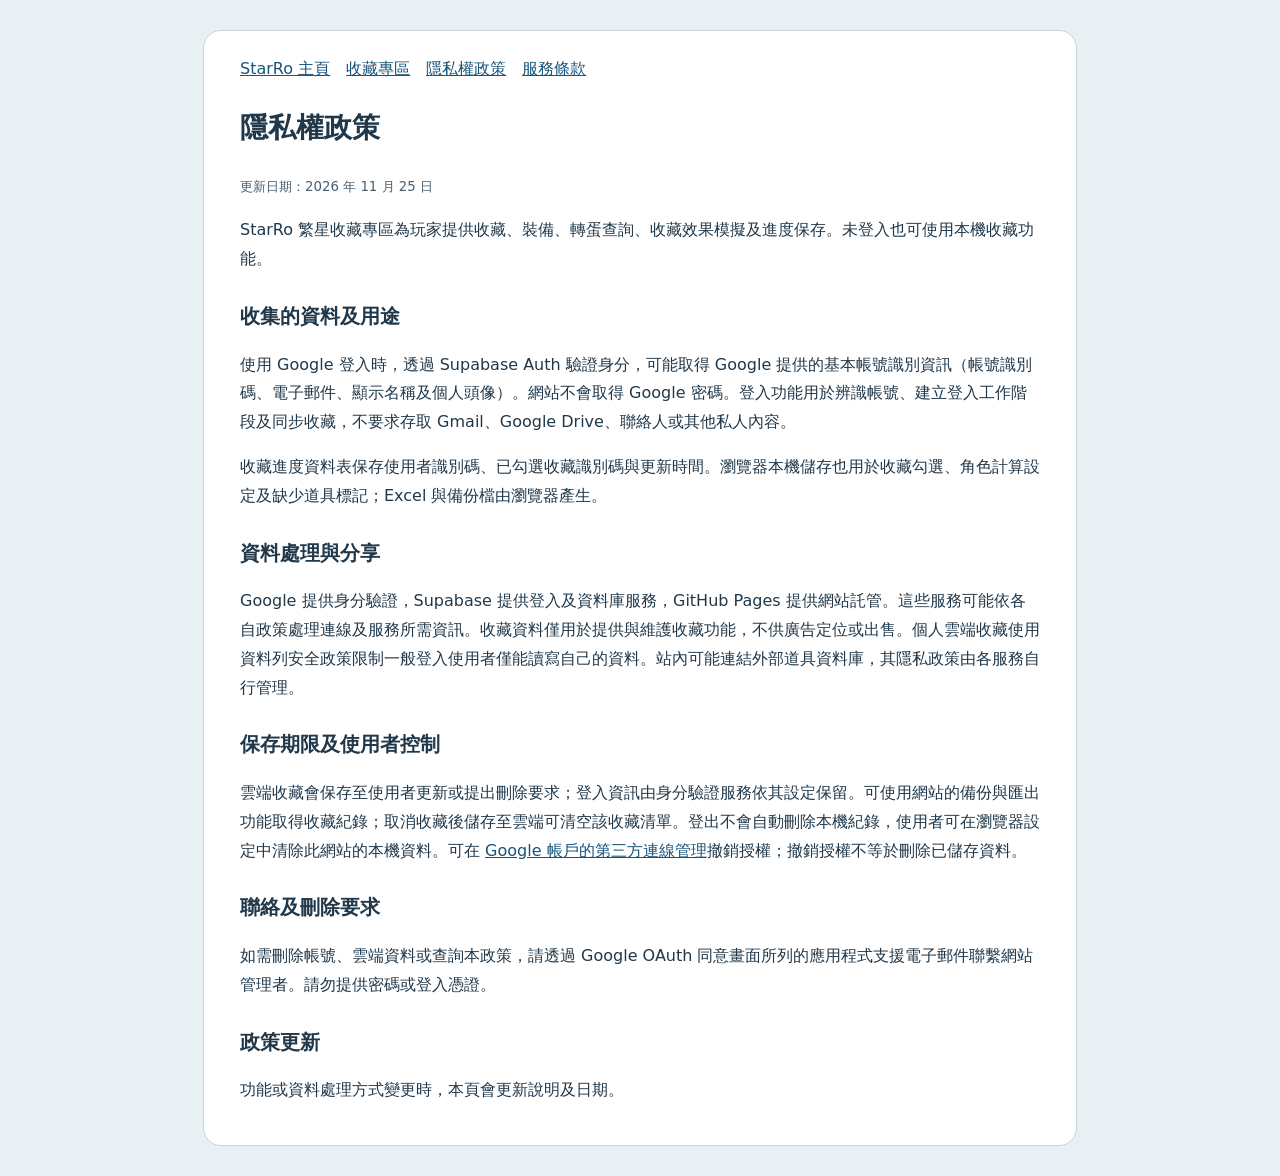
<file: privacy.html>
<!doctype html><html lang="zh-Hant"><head><meta charset="utf-8"><meta name="viewport" content="width=device-width,initial-scale=1"><title>隱私權政策｜StarRo 繁星收藏專區</title><style>body{margin:0;background:#e9f0f4;color:#20384a;font:16px/1.8 system-ui,sans-serif}main{max-width:800px;margin:30px auto;padding:24px clamp(16px,4vw,36px);background:#fff;border:1px solid #c4d5dc;border-radius:18px}a{color:#17547b}h1{font-size:28px}h2{font-size:20px;margin-top:24px}nav{display:flex;gap:16px;flex-wrap:wrap}small{color:#486171}</style></head><body><main><nav><a href="index.html">StarRo 主頁</a><a href="collection.html">收藏專區</a><a href="privacy.html">隱私權政策</a><a href="terms.html">服務條款</a></nav><h1>隱私權政策</h1><small>更新日期：2026 年 11 月 25 日</small><p>StarRo 繁星收藏專區為玩家提供收藏、裝備、轉蛋查詢、收藏效果模擬及進度保存。未登入也可使用本機收藏功能。</p><h2>收集的資料及用途</h2><p>使用 Google 登入時，透過 Supabase Auth 驗證身分，可能取得 Google 提供的基本帳號識別資訊（帳號識別碼、電子郵件、顯示名稱及個人頭像）。網站不會取得 Google 密碼。登入功能用於辨識帳號、建立登入工作階段及同步收藏，不要求存取 Gmail、Google Drive、聯絡人或其他私人內容。</p><p>收藏進度資料表保存使用者識別碼、已勾選收藏識別碼與更新時間。瀏覽器本機儲存也用於收藏勾選、角色計算設定及缺少道具標記；Excel 與備份檔由瀏覽器產生。</p><h2>資料處理與分享</h2><p>Google 提供身分驗證，Supabase 提供登入及資料庫服務，GitHub Pages 提供網站託管。這些服務可能依各自政策處理連線及服務所需資訊。收藏資料僅用於提供與維護收藏功能，不供廣告定位或出售。個人雲端收藏使用資料列安全政策限制一般登入使用者僅能讀寫自己的資料。站內可能連結外部道具資料庫，其隱私政策由各服務自行管理。</p><h2>保存期限及使用者控制</h2><p>雲端收藏會保存至使用者更新或提出刪除要求；登入資訊由身分驗證服務依其設定保留。可使用網站的備份與匯出功能取得收藏紀錄；取消收藏後儲存至雲端可清空該收藏清單。登出不會自動刪除本機紀錄，使用者可在瀏覽器設定中清除此網站的本機資料。可在 <a href="https://myaccount.google.com/connections">Google 帳戶的第三方連線管理</a>撤銷授權；撤銷授權不等於刪除已儲存資料。</p><h2>聯絡及刪除要求</h2><p>如需刪除帳號、雲端資料或查詢本政策，請透過 Google OAuth 同意畫面所列的應用程式支援電子郵件聯繫網站管理者。請勿提供密碼或登入憑證。</p><h2>政策更新</h2><p>功能或資料處理方式變更時，本頁會更新說明及日期。</p></main></body></html>
</file>
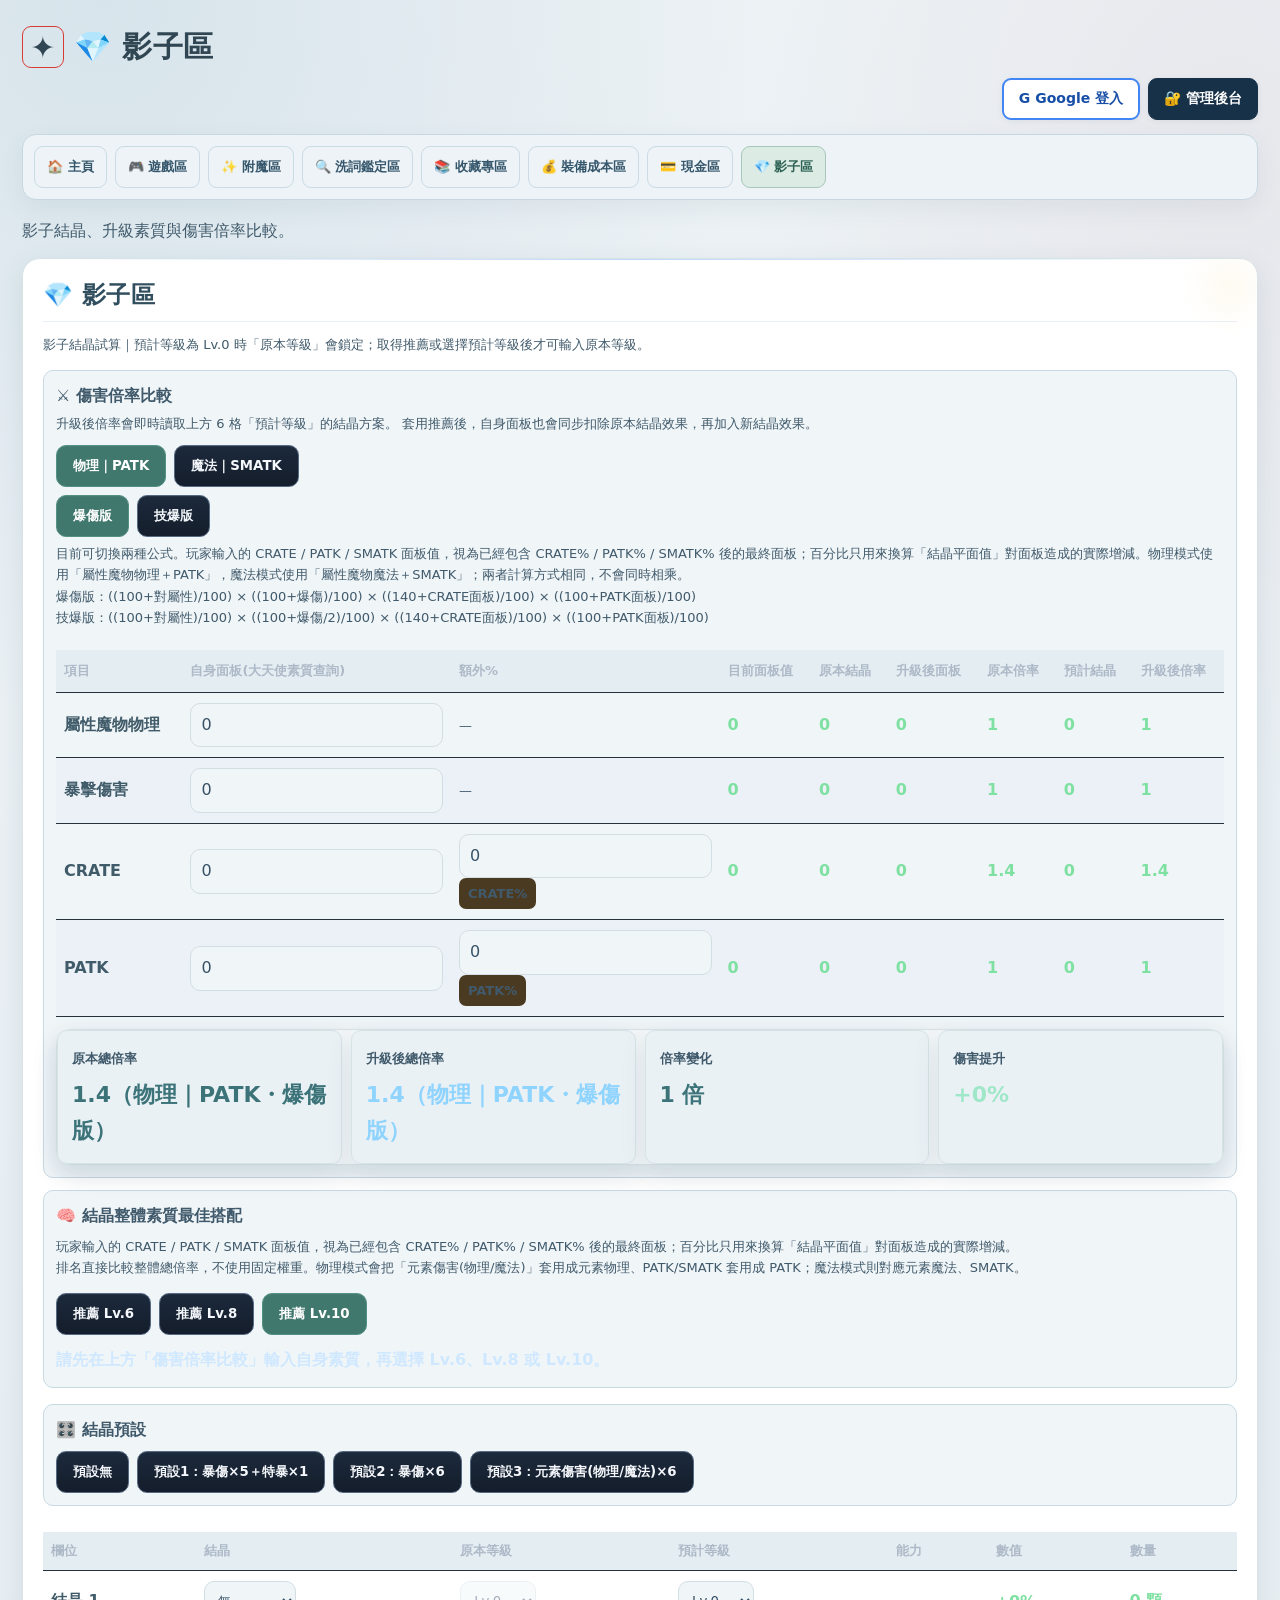
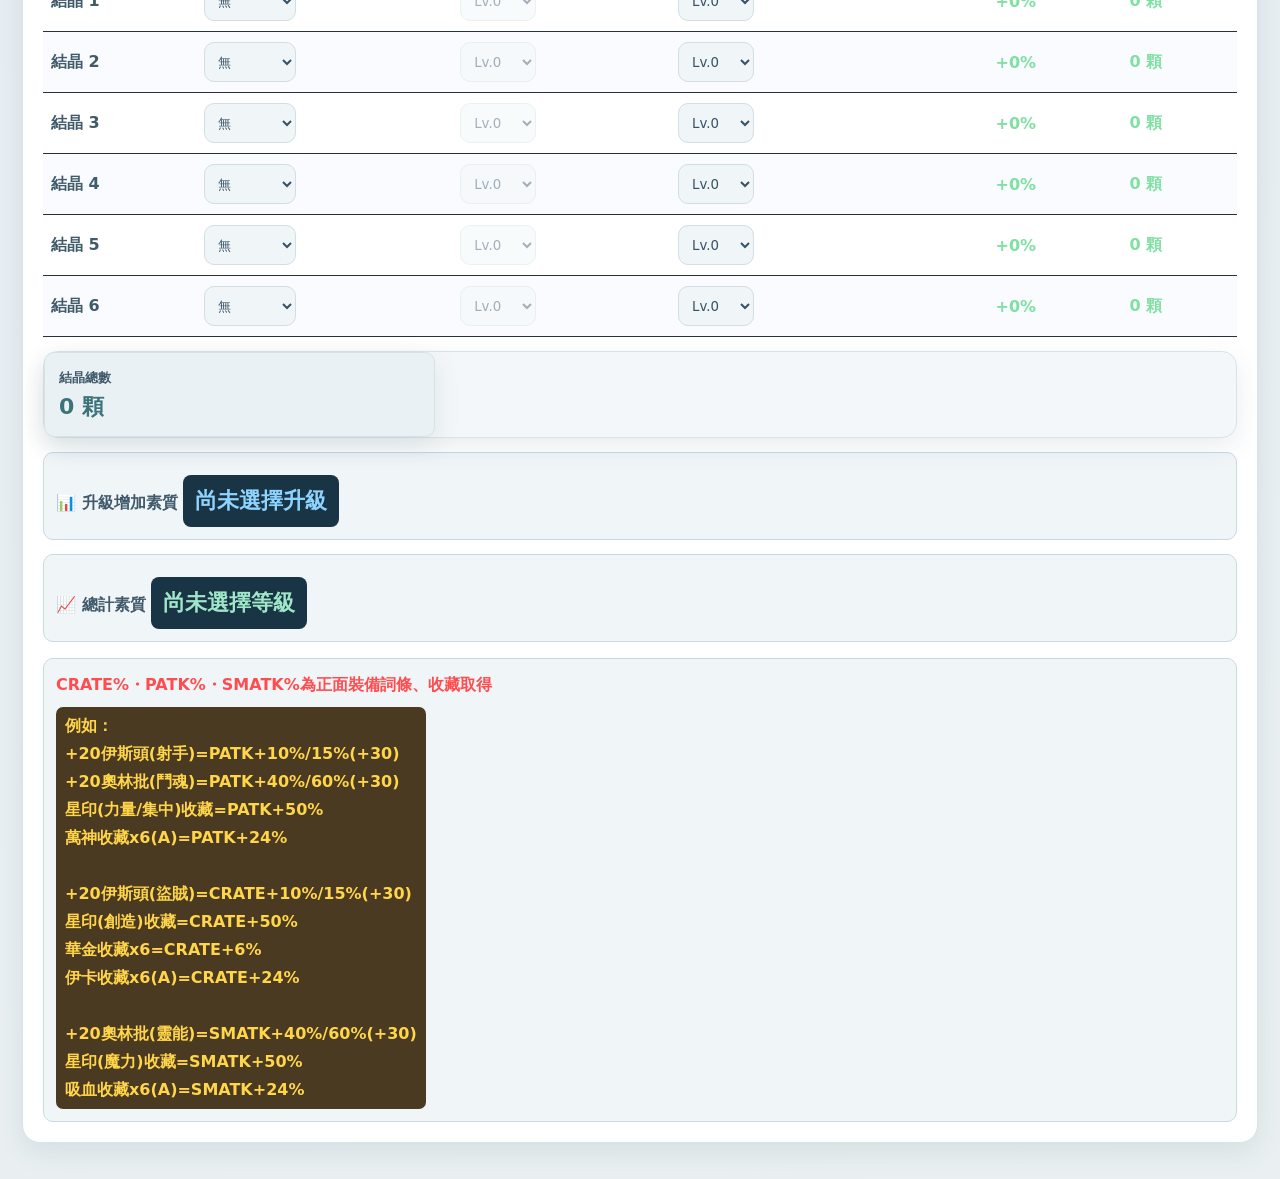
<file: shadow.html>
<!DOCTYPE html>

<html lang="zh-Hant">
<head>
<meta charset="utf-8"/>
<meta content="width=device-width,initial-scale=1,viewport-fit=cover" name="viewport"/>
<meta content="#0b1725" name="theme-color"/>
<title>影子區｜繁星仙境模擬器</title>
<style>
:root{--bg:#080c12;--card:#10161e;--card2:#151c26;--line:#27313d;--text:#f4f7fb;--muted:#8f9bad;--accent:#55d35a;--blue:#67a0ff;--gold:#ffc42d;--danger:#ff5c42}
*{box-sizing:border-box}
body{margin:0;background:radial-gradient(circle at 15% -10%,rgba(48,90,130,.18),transparent 28%),linear-gradient(180deg,#070a0f,#0b1017 42%,#080c12);color:var(--text);font-family:-apple-system,BlinkMacSystemFont,"Segoe UI","Noto Sans TC",sans-serif}
.wrap{max-width:1320px;margin:auto;padding:22px}
h1{font-size:30px;margin:4px 0 10px;letter-spacing:.5px;display:flex;align-items:center;gap:10px}
h1:before{content:"✦";display:grid;place-items:center;width:40px;height:40px;border:1px solid #d83b32;border-radius:9px}
h2{margin:0 0 12px}
.sub,.tiny{color:var(--muted)} .tiny{font-size:13px}
.topnav,.tabs,.actions{display:flex;gap:8px;flex-wrap:wrap}
.topnav{margin:14px 0 18px}
.tabs{margin:12px 0 14px}
.game-page-link,button{display:inline-flex;align-items:center;justify-content:center;padding:10px 16px;border-radius:9px;border:1px solid #3a4654;background:linear-gradient(180deg,#1b2430,#141b25);color:#f5f7fb;text-decoration:none;font-weight:700;min-height:42px;cursor:pointer}
button.on,.primary{background:linear-gradient(180deg,#268d34,#176c26)!important;border-color:#319842!important}
.card{background:linear-gradient(145deg,rgba(20,27,36,.97),rgba(12,17,24,.98));border:1px solid var(--line);border-radius:14px;box-shadow:0 12px 34px rgba(0,0,0,.22);padding:20px;margin:14px 0}
.table-wrap{overflow-x:auto}
.cost-table{width:100%;border-collapse:collapse;margin-top:12px;min-width:850px}
.cost-table th,.cost-table td{padding:10px 8px;border-bottom:1px solid #27313b;text-align:left;vertical-align:middle}
.cost-table th{color:#aeb9c8;font-size:13px}
.cost-table input{width:100%;background:#0b1119;color:var(--text);border:1px solid #34404e;border-radius:9px;min-height:40px;padding:8px 10px;font:inherit}
.cost-table .qty{min-width:110px} .cost-table .pack{min-width:110px} .cost-table .price{min-width:130px}
.money{font-variant-numeric:tabular-nums;font-weight:800;color:#7ee0a1;white-space:nowrap}
.summary{display:grid;grid-template-columns:repeat(3,1fr);gap:9px;margin-top:14px}
.stat{background:linear-gradient(180deg,rgba(17,24,34,.96),rgba(11,16,23,.96));border:1px solid #28323e;border-radius:10px;padding:14px}
.label{color:#aab5c4;font-size:13px;font-weight:700} .stat b{font-size:22px;display:block;margin-top:5px}
.actions{margin-top:14px}
.note{margin-top:12px;padding:12px;border:1px solid #28323e;border-radius:10px;background:#0b1119;line-height:1.8}
.zero{color:#ffb36a}
@media(max-width:720px){.wrap{padding:12px}h1{font-size:23px}.card{padding:14px}.summary{grid-template-columns:1fr}}

#crystalRows select:disabled{opacity:.45;cursor:not-allowed;background:#10151c;color:#7f8996}
</style>

<style id="starroNavigationStyle">
.starro-navigation{display:flex;flex-wrap:wrap;gap:8px;margin:14px 0 18px;grid-column:1/-1}
.starro-navigation a{box-sizing:border-box;display:inline-flex;align-items:center;justify-content:center;min-height:44px;padding:10px 14px;border:1px solid #3a4654;border-radius:9px;background:#141b25;color:#f5f7fb;text-decoration:none;font-size:14px;font-weight:700;line-height:1.4}
.starro-navigation a:hover,.starro-navigation a:focus-visible{border-color:#67a0ff;background:#1b2838}
.starro-navigation a[aria-current="page"]{border-color:#55d35a;background:#163922;color:#9ef0aa}
.starro-section-shortcuts{display:flex;flex-wrap:wrap;gap:8px;margin:0 0 14px;grid-column:1/-1}
@media(max-width:600px){.starro-navigation{display:grid;grid-template-columns:repeat(3,minmax(0,1fr))}.starro-navigation a{padding:9px 4px;font-size:13px}}
</style>
<link rel="stylesheet" href="ro-front-theme.css">
<script src="starro-config.js"></script>
<script src="cms-definitions.js"></script>
<link rel="stylesheet" href="front-cms.css">
<link rel="stylesheet" href="starro-polish.css?v=20261125-atlas">
<link rel="stylesheet" href="starro-gallery-unified.css?v=20261125-light">
<link rel="stylesheet" href="starro-soft-backgrounds.css?v=20261125-soft1">
<link rel="stylesheet" href="starro-global-navigation.css?v=20261125-topactions">
<script defer src="starro-global-navigation.js?v=20261125-topactions"></script>
<link rel="stylesheet" href="starro-contrast-aa.css?v=20261125-aa1">
</head>
<body>
<div class="wrap">
<h1>💎 影子區</h1>
<nav class="starro-navigation starro-global-nav" data-starro-unified-nav aria-label="全站分區導覽">
<a href="index.html">🏠 主頁</a>
<a href="game.html">🎮 遊戲區</a>
<a href="enchant.html">✨ 附魔區</a>
<a href="identify.html">🔍 洗詞鑑定區</a>
<a href="collection.html">📚 收藏專區</a>
<a href="equipment.html">💰 裝備成本區</a>
<a href="CASH.html">💳 現金區</a>
<a href="shadow.html" aria-current="page">💎 影子區</a>
<a href="admin.html">🔐 管理後台</a>
</nav>
<div class="sub">影子結晶、升級素質與傷害倍率比較。</div>
<section class="card" id="crystalSimulator">
<h2>💎 影子區</h2>
<div class="tiny">影子結晶試算｜預計等級為 Lv.0 時「原本等級」會鎖定；取得推薦或選擇預計等級後才可輸入原本等級。</div><div id="shadowMainPanel"><div class="note" id="damageMultiplierCompare" style="margin-top:14px">
<b>⚔️ 傷害倍率比較</b>
<div class="tiny" style="margin-top:4px">升級後倍率會即時讀取上方 6 格「預計等級」的結晶方案。 套用推薦後，自身面板也會同步扣除原本結晶效果，再加入新結晶效果。</div>
<div style="display:flex;gap:8px;flex-wrap:wrap;margin-top:10px">
<button class="primary" id="attackTypePhysical" onclick="setAttackType('physical')" type="button">物理｜PATK</button>
<button id="attackTypeMagic" onclick="setAttackType('magic')" type="button">魔法｜SMATK</button>
</div>
<div style="display:flex;gap:8px;flex-wrap:wrap;margin-top:8px">
<button class="primary" id="damageModeCrit" onclick="setDamageMode('crit')" type="button">爆傷版</button>
<button id="damageModeSkill" onclick="setDamageMode('skill')" type="button">技爆版</button>
</div>
<div class="tiny" style="margin-top:6px">
      目前可切換兩種公式。玩家輸入的 CRATE / PATK / SMATK 面板值，視為已經包含 CRATE% / PATK% / SMATK% 後的最終面板；百分比只用來換算「結晶平面值」對面板造成的實際增減。物理模式使用「屬性魔物物理＋PATK」，魔法模式使用「屬性魔物魔法＋SMATK」；兩者計算方式相同，不會同時相乘。<br/>
      爆傷版：((100+對屬性)/100) × ((100+爆傷)/100) × ((140+CRATE面板)/100) × ((100+PATK面板)/100)<br/>
      技爆版：((100+對屬性)/100) × ((100+爆傷/2)/100) × ((140+CRATE面板)/100) × ((100+PATK面板)/100)
    </div>
<div class="table-wrap" style="margin-top:10px">
<table class="cost-table" style="min-width:860px">
<thead>
<tr>
<th>項目</th>
<th>自身面板(大天使素質查詢)</th>
<th>額外%</th>
<th>目前面板值</th>
<th>原本結晶</th>
<th>升級後面板</th>
<th>原本倍率</th>
<th>預計結晶</th>
<th>升級後倍率</th>
</tr>
</thead>
<tbody>
<tr>
<td><b id="damageAttrLabel">屬性魔物物理</b></td>
<td><input id="dmgPanelAttr" oninput="recalcDamageCompare()" step="any" type="number" value="0"/></td>
<td><span class="tiny">—</span><input id="dmgPctAttr" type="hidden" value="0"/></td>
<td class="money" id="dmgRawAttr">0</td>
<td class="money" id="dmgOldCrystalAttr">0</td>
<td class="money" id="dmgNetAttr">0</td>
<td class="money" id="dmgBaseMulAttr">0</td>
<td class="money" id="dmgTargetCrystalAttr">0</td>
<td class="money" id="dmgFinalMulAttr">0</td>
</tr>
<tr>
<td><b>暴擊傷害</b></td>
<td><input id="dmgPanelCrit" oninput="recalcDamageCompare()" step="any" type="number" value="0"/></td>
<td><span class="tiny">—</span><input id="dmgPctCrit" type="hidden" value="0"/></td>
<td class="money" id="dmgRawCrit">0</td>
<td class="money" id="dmgOldCrystalCrit">0</td>
<td class="money" id="dmgNetCrit">0</td>
<td class="money" id="dmgBaseMulCrit">0</td>
<td class="money" id="dmgTargetCrystalCrit">0</td>
<td class="money" id="dmgFinalMulCrit">0</td>
</tr>
<tr>
<td><b>CRATE</b></td>
<td><input id="dmgPanelCrate" oninput="recalcDamageCompare()" step="any" type="number" value="0"/></td>
<td><input id="dmgPctCrate" oninput="recalcDamageCompare()" step="any" type="number" value="0"/><div class="tiny" style="color:#ffd54a;font-weight:800">CRATE%</div></td>
<td class="money" id="dmgRawCrate">0</td>
<td class="money" id="dmgOldCrystalCrate">0</td>
<td class="money" id="dmgNetCrate">0</td>
<td class="money" id="dmgBaseMulCrate">0</td>
<td class="money" id="dmgTargetCrystalCrate">0</td>
<td class="money" id="dmgFinalMulCrate">0</td>
</tr>
<tr id="damagePatkRow">
<td><b>PATK</b></td>
<td><input id="dmgPanelPatk" oninput="recalcDamageCompare()" step="any" type="number" value="0"/></td>
<td><input id="dmgPctPatk" oninput="recalcDamageCompare()" step="any" type="number" value="0"/><div class="tiny" style="color:#ffd54a;font-weight:800">PATK%</div></td>
<td class="money" id="dmgRawPatk">0</td>
<td class="money" id="dmgOldCrystalPatk">0</td>
<td class="money" id="dmgNetPatk">0</td>
<td class="money" id="dmgBaseMulPatk">0</td>
<td class="money" id="dmgTargetCrystalPatk">0</td>
<td class="money" id="dmgFinalMulPatk">0</td>
</tr>
<tr id="damageSmatkRow">
<td><b>SMATK</b></td>
<td><input id="dmgPanelSmatk" oninput="recalcDamageCompare()" step="any" type="number" value="0"/></td>
<td><input id="dmgPctSmatk" oninput="recalcDamageCompare()" step="any" type="number" value="0"/><div class="tiny" style="color:#ffd54a;font-weight:800">SMATK%</div></td>
<td class="money" id="dmgRawSmatk">0</td>
<td class="money" id="dmgOldCrystalSmatk">0</td>
<td class="money" id="dmgNetSmatk">0</td>
<td class="money" id="dmgBaseMulSmatk">0</td>
<td class="money" id="dmgTargetCrystalSmatk">0</td>
<td class="money" id="dmgFinalMulSmatk">0</td>
</tr>
</tbody>
</table>
</div>
<div class="summary" style="grid-template-columns:repeat(auto-fit,minmax(180px,1fr));margin-top:12px">
<div class="stat"><span class="label">原本總倍率</span><b id="dmgBaseProduct">0</b></div>
<div class="stat"><span class="label">升級後總倍率</span><b id="dmgFinalProduct" style="color:#8fd3ff">0</b></div>
<div class="stat"><span class="label">倍率變化</span><b id="dmgRatio">0 倍</b></div>
<div class="stat"><span class="label">傷害提升</span><b id="dmgIncrease" style="color:#9fe7c8">0%</b></div>
</div>
</div><div class="note" style="margin:12px 0 16px">
<b>🧠 結晶整體素質最佳搭配</b>
<div class="tiny" style="margin-top:6px">
    玩家輸入的 CRATE / PATK / SMATK 面板值，視為已經包含 CRATE% / PATK% / SMATK% 後的最終面板；百分比只用來換算「結晶平面值」對面板造成的實際增減。<br/>
    排名直接比較整體總倍率，不使用固定權重。物理模式會把「元素傷害(物理/魔法)」套用成元素物理、PATK/SMATK 套用成 PATK；魔法模式則對應元素魔法、SMATK。
  </div>
<div class="actions">
<button onclick="findBestCrystalBuild(6)" type="button">推薦 Lv.6</button>
<button onclick="findBestCrystalBuild(8)" type="button">推薦 Lv.8</button>
<button class="primary" onclick="findBestCrystalBuild(10)" type="button">推薦 Lv.10</button>
</div>

<div id="bestCrystalBuildResult" style="margin-top:10px;line-height:1.9;font-size:16px;font-weight:700;color:#cfe8ff">
    請先在上方「傷害倍率比較」輸入自身素質，再選擇 Lv.6、Lv.8 或 Lv.10。
  </div>

</div><div class="note" style="margin:12px 0 14px">
<b>🎛️ 結晶預設</b>
<div class="actions" style="margin-top:8px">
<button onclick="applyCrystalPreset('none')" type="button">預設無</button>
<button onclick="applyCrystalPreset('preset1')" type="button">預設1：暴傷×5＋特暴×1</button>
<button onclick="applyCrystalPreset('preset2')" type="button">預設2：暴傷×6</button>
<button onclick="applyCrystalPreset('preset3')" type="button">預設3：元素傷害(物理/魔法)×6</button>
</div>
</div><div class="table-wrap">
<table class="cost-table" style="min-width:900px">
<thead>
<tr>
<th>欄位</th>
<th>結晶</th>
<th>原本等級</th>
<th>預計等級</th>
<th>能力</th>
<th>數值</th>
<th>數量</th>
</tr>
</thead>
<tbody id="crystalRows"></tbody>
</table>
</div><div class="summary">
<div class="stat"><span class="label">結晶總數</span><b id="crystalTotalQty">0 顆</b></div>
</div><div class="note" style="margin-top:14px">
<b>📊 升級增加素質</b>
<div id="crystalStatTotals" style="margin-top:10px;line-height:1.9;font-size:22px;font-weight:800;color:#8fd3ff">尚未選擇升級</div>
</div><div class="note" style="margin-top:14px">
<b>📈 總計素質</b>
<div id="crystalFinalStatTotals" style="margin-top:10px;line-height:1.9;font-size:22px;font-weight:800;color:#9fe7c8">尚未選擇等級</div>
</div><div class="note tiny" style="line-height:1.75;margin-top:16px">
<div style="color:#ff4d4f;font-size:16px;font-weight:800">CRATE%・PATK%・SMATK%為正面裝備詞條、收藏取得</div>
<div style="color:#ffd54a;font-size:16px;font-weight:700;margin-top:8px">
      例如：<br/>
      +20伊斯頭(射手)=PATK+10%/15%(+30)<br/>
      +20奧林批(鬥魂)=PATK+40%/60%(+30)<br/>
      星印(力量/集中)收藏=PATK+50%<br/>
      萬神收藏x6(A)=PATK+24%<br/><br/>
      +20伊斯頭(盜賊)=CRATE+10%/15%(+30)<br/>
      星印(創造)收藏=CRATE+50%<br/>
      華金收藏x6=CRATE+6%<br/>
      伊卡收藏x6(A)=CRATE+24%<br/><br/>
      +20奧林批(靈能)=SMATK+40%/60%(+30)<br/>
      星印(魔力)收藏=SMATK+50%<br/>
      吸血收藏x6(A)=SMATK+24%
    </div>
</div></div></section>
</div>
<script id="crystalSimulatorScript">
(function(){

  const CRYSTAL_VALUES={
    "無":[0,0,0,0,0,0,0,0,0,0],
    "元素魔法":[1,2,3,4,5,10,15,25,35,50],
    "元素物理":[1,2,3,4,5,10,15,25,35,50],
    "暴傷":[1,2,3,5,10,15,25,50,75,100],
    "特殊暴傷":[1,2,3,4,5,10,15,25,35,50],
    "特殊魔法":[1,2,3,5,10,15,25,50,75,100],
    "特殊物理":[1,2,3,5,10,15,25,50,75,100],
    "冷卻":[0.01,0.02,0.03,0.04,0.05,0.1,0.15,0.25,0.35,0.5],
    "種族抵抗":[1,2,3,4,5,7,10,15,20,25],
    "體型抵抗":[1,2,3,4,5,7,10,15,20,25],
    "階級抵抗":[1,2,3,4,5,7,10,15,20,25],
    "屬性抵抗":[1,2,3,4,5,7,10,15,20,25]
  };
  const ABILITY={
    "無":"",
    "元素物理":"屬性魔物物理",
    "元素魔法":"屬性魔物魔法",
    "暴傷":"暴傷",
    "特殊暴傷":"CRATE",
    "特殊物理":"PATK",
    "特殊魔法":"SMATK",
    "冷卻":"冷卻",
    "種族抵抗":"種族抵抗",
    "體型抵抗":"體型抵抗",
    "階級抵抗":"階級抵抗",
    "屬性抵抗":"屬性抵抗"
  };
  const SLOTS=6;
  const fmt=n=>Number(n||0).toLocaleString("zh-TW",{maximumFractionDigits:2});

  function crystalOptions(){
    return ["無","元素物理","元素魔法","特殊物理","特殊魔法","暴傷","特殊暴傷","冷卻","種族抵抗","體型抵抗","階級抵抗","屬性抵抗"];
  }

  window.applyCrystalPreset=function(preset){
    const elementType=attackType==="magic" ? "元素魔法" : "元素物理";
    let types=Array(6).fill("無"), level=0;
    if(preset==="preset1") { types=["暴傷","暴傷","暴傷","暴傷","暴傷","特殊暴傷"]; level=10; }
    if(preset==="preset2") { types=Array(6).fill("暴傷"); level=10; }
    if(preset==="preset3") { types=Array(6).fill(elementType); level=10; }
    for(let i=0;i<SLOTS;i++){
      const typeEl=document.getElementById("crystalType_"+i);
      const baseEl=document.getElementById("crystalBaseLv_"+i);
      const targetEl=document.getElementById("crystalLv_"+i);
      if(typeEl) typeEl.value=types[i];
      if(baseEl) baseEl.value=types[i]==="無" ? "0" : String(level);
      if(targetEl) targetEl.value=types[i]==="無" ? "0" : String(level);
    }
    bestCrystalBuild=null;
    bestCrystalRows=[];
    recalcCrystal();
    recalcDamageCompare();
    const result=document.getElementById("bestCrystalBuildResult");
    if(result){
      const names={none:"預設無（6 格皆無結晶）",preset1:"預設1（暴傷 Lv.10 ×5、特殊暴傷 Lv.10 ×1）",preset2:"預設2（暴傷 Lv.10 ×6）",preset3:"預設3（元素傷害(物理/魔法) Lv.10 ×6）"};
      result.innerHTML="已套用："+(names[preset]||names.none);
    }
    const ac=document.getElementById("applyCompare"); if(ac) ac.style.display="none";
  };

  function renderCrystalRows(){
    const opts=crystalOptions();
    const body=document.getElementById("crystalRows");
    let s="";
    for(let i=0;i<SLOTS;i++){
      const currentType=document.getElementById("crystalType_"+i)?.value;
      const currentLvEl=document.getElementById("crystalLv_"+i);
      const currentLv=currentLvEl ? Number(currentLvEl.value||0) : 0;
      const defaultType="無";
      const type=(currentType && opts.includes(currentType)) ? currentType : defaultType;
      s+=`<tr>
        <td><b>結晶 ${i+1}</b></td>
        <td><select id="crystalType_${i}" onchange="recalcCrystal()"
          style="min-height:40px;padding:7px 9px;border-radius:8px;background:#0b1119;color:#fff;border:1px solid #34404e">
          ${opts.map(x=>`<option value="${x}" ${x===type?'selected':''}>${x}</option>`).join("")}
        </select></td>
        <td><select id="crystalBaseLv_${i}" onchange="recalcCrystal()"
          style="min-height:40px;padding:7px 9px;border-radius:8px;background:#0b1119;color:#fff;border:1px solid #34404e">
          ${Array.from({length:11},(_,k)=>k).map(lv=>`<option value="${lv}" ${lv===0?'selected':''}>Lv.${lv}</option>`).join("")}
        </select></td>
        <td><select id="crystalLv_${i}" onchange="recalcCrystal()"
          style="min-height:40px;padding:7px 9px;border-radius:8px;background:#0b1119;color:#fff;border:1px solid #34404e">
          ${Array.from({length:11},(_,k)=>k).map(lv=>`<option value="${lv}" ${lv===currentLv?'selected':''}>Lv.${lv}</option>`).join("")}
        </select></td>
        <td id="crystalAbility_${i}"></td>
        <td class="money" id="crystalValue_${i}"></td>
        <td class="money" id="crystalQty_${i}">1 顆</td>
      </tr>`;
    }
    body.innerHTML=s;
    recalcCrystal();
  }

  function syncCrystalBaseLevelLock(){
    for(let i=0;i<SLOTS;i++){
      const target=document.getElementById("crystalLv_"+i);
      const base=document.getElementById("crystalBaseLv_"+i);
      if(!target || !base) continue;
      const locked=Number(target.value||0)===0;
      base.disabled=locked;
      base.title=locked ? "請先取得推薦方案或選擇預計等級" : "";
      base.style.opacity=locked ? "0.45" : "1";
      base.style.cursor=locked ? "not-allowed" : "pointer";
      if(locked) base.value="0";
    }
  }

  window.recalcCrystal=function(){
    syncCrystalBaseLevelLock();
    let totalQty=0;
    const totals={
      "屬性魔物物理":0,
      "屬性魔物魔法":0,
      "暴傷":0,
      "CRATE":0,
      "PATK":0,
      "SMATK":0,
      "冷卻":0,
      "種族抵抗":0,
      "體型抵抗":0,
      "階級抵抗":0,
      "屬性抵抗":0
    };
    const finalTotals={
      "屬性魔物物理":0,
      "屬性魔物魔法":0,
      "暴傷":0,
      "CRATE":0,
      "PATK":0,
      "SMATK":0,
      "冷卻":0,
      "種族抵抗":0,
      "體型抵抗":0,
      "階級抵抗":0,
      "屬性抵抗":0
    };
    for(let i=0;i<SLOTS;i++){
      const type=document.getElementById("crystalType_"+i)?.value;
      let baseLv=Math.max(0,Math.min(10,Number(document.getElementById("crystalBaseLv_"+i)?.value||0)));
      let lv=Math.max(0,Math.min(10,Number(document.getElementById("crystalLv_"+i)?.value||0)));
      if(baseLv>lv){
        baseLv=lv;
        const baseEl=document.getElementById("crystalBaseLv_"+i);
        if(baseEl) baseEl.value=String(baseLv);
      }
      const cumulativeTarget=Math.pow(2,lv)-1;
      const cumulativeBase=baseLv>0 ? (Math.pow(2,baseLv)-1) : 0;
      const qty=Math.max(0,cumulativeTarget-cumulativeBase);
      const targetValue=lv===0 ? 0 : ((CRYSTAL_VALUES[type]||[])[lv-1]||0);
      const baseValue=baseLv===0 ? 0 : ((CRYSTAL_VALUES[type]||[])[baseLv-1]||0);
      const value=Math.max(0,targetValue-baseValue);
      totalQty+=qty;
      const ability=ABILITY[type]||"";
      if(ability && Object.prototype.hasOwnProperty.call(totals,ability)){
        totals[ability]+=value;
        finalTotals[ability]+=targetValue;
      }
      document.getElementById("crystalAbility_"+i).textContent=ABILITY[type]||"";
      const valueText=(ability==="PATK" || ability==="SMATK")
        ? ("+"+value)
        : (ability==="CRATE"
            ? ("CRATE+"+value)
            : (ability==="冷卻" ? ("-"+fmt(value)+" 秒") : ("+"+value+"%")));
      document.getElementById("crystalValue_"+i).textContent=valueText;
      document.getElementById("crystalQty_"+i).textContent=fmt(qty)+" 顆";
    }
    document.getElementById("crystalTotalQty").textContent=fmt(totalQty)+" 顆";

    function statLines(obj){
      const lines=[];
      if(obj["屬性魔物物理"]) lines.push("屬性魔物物理 +"+fmt(obj["屬性魔物物理"])+"%");
      if(obj["屬性魔物魔法"]) lines.push("屬性魔物魔法 +"+fmt(obj["屬性魔物魔法"])+"%");
      if(obj["暴傷"]) lines.push("暴擊傷害 +"+fmt(obj["暴傷"])+"%");
      if(obj["CRATE"]) lines.push("CRATE+"+fmt(obj["CRATE"]));
      if(obj["PATK"]) lines.push("PATK +"+fmt(obj["PATK"]));
      if(obj["SMATK"]) lines.push("SMATK +"+fmt(obj["SMATK"]));
      if(obj["冷卻"]) lines.push("技能冷卻 -"+fmt(obj["冷卻"])+" 秒");
      if(obj["種族抵抗"]) lines.push("種族抵抗 +"+fmt(obj["種族抵抗"])+"%");
      if(obj["體型抵抗"]) lines.push("體型抵抗 +"+fmt(obj["體型抵抗"])+"%");
      if(obj["階級抵抗"]) lines.push("階級抵抗 +"+fmt(obj["階級抵抗"])+"%");
      if(obj["屬性抵抗"]) lines.push("屬性抵抗 +"+fmt(obj["屬性抵抗"])+"%");
      return lines;
    }
    const upgradeLines=statLines(totals);
    const finalLines=statLines(finalTotals);
    document.getElementById("crystalStatTotals").innerHTML=upgradeLines.length ? upgradeLines.join("<br>") : "尚未選擇升級";
    document.getElementById("crystalFinalStatTotals").innerHTML=finalLines.length ? finalLines.join("<br>") : "尚未選擇等級";
    if(typeof window.recalcDamageCompare==="function") window.recalcDamageCompare();
  };


  function crystalStatSumsByLevel(levelIdPrefix){
    const sums={"屬性魔物物理":0,"屬性魔物魔法":0,"暴傷":0,"CRATE":0,"PATK":0,"SMATK":0};
    for(let i=0;i<SLOTS;i++){
      const type=document.getElementById("crystalType_"+i)?.value;
      const ability=ABILITY[type]||"";
      if(!Object.prototype.hasOwnProperty.call(sums,ability)) continue;
      const lv=Math.max(0,Math.min(10,Number(document.getElementById(levelIdPrefix+i)?.value||0)));
      const v=lv===0 ? 0 : ((CRYSTAL_VALUES[type]||[])[lv-1]||0);
      sums[ability]+=v;
    }
    return sums;
  }

  let attackType="physical";

  function syncAttackTypeVisibility(){
    const isMagic=attackType==="magic";
    const header=document.getElementById("bestAttackStatHeader");
    if(header) header.textContent=isMagic ? "SMATK" : "PATK";
    const genericLabel=document.getElementById("damageAttackLabel");
    if(genericLabel) genericLabel.textContent=isMagic ? "SMATK" : "PATK";
    const patkRow=document.getElementById("damagePatkRow");
    const smatkRow=document.getElementById("damageSmatkRow");
    if(patkRow) patkRow.style.display=isMagic ? "none" : "";
    if(smatkRow) smatkRow.style.display=isMagic ? "" : "none";
    document.querySelectorAll("[data-attack-label]").forEach(el=>{
      el.textContent=isMagic ? "SMATK" : "PATK";
    });
  }

  window.setAttackType=function(type){
    attackType=(type==="magic") ? "magic" : "physical";
    const p=document.getElementById("attackTypePhysical");
    const m=document.getElementById("attackTypeMagic");
    if(p) p.classList.toggle("primary",attackType==="physical");
    if(m) m.classList.toggle("primary",attackType==="magic");
    renderElementLv4Chart();
  syncAttackTypeVisibility();

    recalcDamageCompare();
    if(bestCrystalBuild) findBestCrystalBuild(bestCrystalLevel);
  };

  let damageMode="crit";

  window.setDamageMode=function(mode){
    damageMode=(mode==="skill") ? "skill" : "crit";
    const critBtn=document.getElementById("damageModeCrit");
    const skillBtn=document.getElementById("damageModeSkill");
    if(critBtn) critBtn.classList.toggle("primary",damageMode==="crit");
    if(skillBtn) skillBtn.classList.toggle("primary",damageMode==="skill");
    recalcDamageCompare();
    if(bestCrystalBuild) findBestCrystalBuild(bestCrystalLevel);
  };

  function calcDamageRow(panel,extraPct,oldCrystal,targetCrystal,kind){
    // 玩家輸入的 CRATE / PATK / SMATK 面板，已經反映對應的額外%。
    // 所以倍率直接吃面板值，不再把面板再次 ×(1+%)。
    // 額外%只用來換算結晶的平面值實際會讓面板增加多少。
    const currentStat=panel;
    const crystalScale=(kind==="crate" || kind==="patk" || kind==="smatk")
      ? (1+extraPct/100)
      : 1;
    const targetStat=Math.max(0, panel-oldCrystal*crystalScale+targetCrystal*crystalScale);

    let baseMul=1, finalMul=1;
    if(kind==="attr"){
      baseMul=(100+currentStat)/100;
      finalMul=(100+targetStat)/100;
    }else if(kind==="crit"){
      const critDivisor=(damageMode==="skill") ? 2 : 1;
      baseMul=(100+currentStat/critDivisor)/100;
      finalMul=(100+targetStat/critDivisor)/100;
    }else if(kind==="crate"){
      baseMul=(140+currentStat)/100;
      finalMul=(140+targetStat)/100;
    }else if(kind==="patk"){
      baseMul=(100+currentStat)/100;
      finalMul=(100+targetStat)/100;
    }else if(kind==="smatk"){
      // SMATK 完全套用 PATK 公式
      baseMul=(100+currentStat)/100;
      finalMul=(100+targetStat)/100;
    }
    return {raw:currentStat,net:targetStat,baseMul,finalMul};
  }

  window.recalcDamageCompare=function(){
    const attrLabel=document.getElementById("damageAttrLabel");
    if(attrLabel) attrLabel.textContent=attackType==="magic" ? "屬性魔物魔法" : "屬性魔物物理";
    const oldSums=crystalStatSumsByLevel("crystalBaseLv_");
    const targetSums=crystalStatSumsByLevel("crystalLv_");

    const attrAbility=attackType==="magic" ? "屬性魔物魔法" : "屬性魔物物理";
    const rows=[
      {key:"Attr", ability:attrAbility, panel:"dmgPanelAttr", pct:"dmgPctAttr", kind:"attr", include:true},
      {key:"Crit", ability:"暴傷", panel:"dmgPanelCrit", pct:"dmgPctCrit", kind:"crit", include:true},
      {key:"Crate", ability:"CRATE", panel:"dmgPanelCrate", pct:"dmgPctCrate", kind:"crate", include:true},
      {key:"Patk", ability:"PATK", panel:"dmgPanelPatk", pct:"dmgPctPatk", kind:"patk"},
      {key:"Smatk", ability:"SMATK", panel:"dmgPanelSmatk", pct:"dmgPctSmatk", kind:"smatk"}
    ];

    let baseProduct=1,finalProduct=1;
    rows.forEach(r=>{
      const panel=Number(document.getElementById(r.panel)?.value||0);
      const pct=Number(document.getElementById(r.pct)?.value||0);
      const oldCrystal=oldSums[r.ability]||0;
      const targetCrystal=targetSums[r.ability]||0;
      const x=calcDamageRow(panel,pct,oldCrystal,targetCrystal,r.kind);

      document.getElementById("dmgRaw"+r.key).textContent=fmt(x.raw);
      document.getElementById("dmgOldCrystal"+r.key).textContent=fmt(oldCrystal);
      document.getElementById("dmgNet"+r.key).textContent=fmt(x.net);
      document.getElementById("dmgBaseMul"+r.key).textContent=fmt(x.baseMul);
      document.getElementById("dmgTargetCrystal"+r.key).textContent=fmt(targetCrystal);
      document.getElementById("dmgFinalMul"+r.key).textContent=fmt(x.finalMul);

      const includeRow =
        (r.kind==="patk") ? (attackType==="physical") :
        (r.kind==="smatk") ? (attackType==="magic") :
        true;
      if(includeRow){
        baseProduct*=x.baseMul;
        finalProduct*=x.finalMul;
      }
    });

    const ratio=baseProduct!==0 ? finalProduct/baseProduct : 0;
    const increase=(ratio-1)*100;
    const modeName=(attackType==="magic" ? "魔法｜SMATK" : "物理｜PATK")+"・"+(damageMode==="skill" ? "技爆版" : "爆傷版");
    document.getElementById("dmgBaseProduct").textContent=fmt(baseProduct)+"（"+modeName+"）";
    document.getElementById("dmgFinalProduct").textContent=fmt(finalProduct)+"（"+modeName+"）";
    document.getElementById("dmgRatio").textContent=fmt(ratio)+" 倍";
    document.getElementById("dmgIncrease").textContent=(increase>=0?"+":"")+fmt(increase)+"%";
  };


  let bestCrystalBuild=null;
  let bestCrystalRows=[];
  let bestCrystalLevel=10;

  function getDamageInputs(){
    return {
      attr:Number(document.getElementById("dmgPanelAttr")?.value||0),
      crit:Number(document.getElementById("dmgPanelCrit")?.value||0),
      crate:Number(document.getElementById("dmgPanelCrate")?.value||0),
      cratePct:Number(document.getElementById("dmgPctCrate")?.value||0),
      patk:Number(document.getElementById("dmgPanelPatk")?.value||0),
      patkPct:Number(document.getElementById("dmgPctPatk")?.value||0),
      smatk:Number(document.getElementById("dmgPanelSmatk")?.value||0),
      smatkPct:Number(document.getElementById("dmgPctSmatk")?.value||0)
    };
  }

  function buildStatSums(types,levels){
    const sums={"屬性魔物物理":0,"屬性魔物魔法":0,"暴傷":0,"CRATE":0,"PATK":0,"SMATK":0};
    types.forEach((type,i)=>{
      const ability=ABILITY[type]||"";
      if(!Object.prototype.hasOwnProperty.call(sums,ability)) return;
      const lv=levels ? Math.max(0,Math.min(10,Number(levels[i]||0))) : 10;
      const arr=CRYSTAL_VALUES[type]||[];
      sums[ability]+=lv>0 ? (arr[lv-1]||0) : 0;
    });
    return sums;
  }

  function getEquippedCrystalBuild(){
    const types=[],levels=[];
    for(let i=0;i<SLOTS;i++){
      types.push(document.getElementById("crystalType_"+i)?.value || "無");
      levels.push(Number(document.getElementById("crystalBaseLv_"+i)?.value || 0));
    }
    return {types,levels};
  }

  function calcStatsForBuild(types,levels){
    const x=getDamageInputs();
    const candidate=buildStatSums(types,levels);
    const equipped=getEquippedCrystalBuild();
    const oldS=buildStatSums(equipped.types,equipped.levels);
    const attrKey=attackType==="magic" ? "屬性魔物魔法" : "屬性魔物物理";
    const attackKey=attackType==="magic" ? "SMATK" : "PATK";
    const attackPanel=attackType==="magic" ? x.smatk : x.patk;
    const attackPct=attackType==="magic" ? x.smatkPct : x.patkPct;
    return {
      attr:x.attr-(oldS[attrKey]||0)+(candidate[attrKey]||0),
      crit:x.crit-(oldS["暴傷"]||0)+(candidate["暴傷"]||0),
      crate:x.crate-(oldS["CRATE"]||0)*(1+x.cratePct/100)+(candidate["CRATE"]||0)*(1+x.cratePct/100),
      attack:attackPanel-(oldS[attackKey]||0)*(1+attackPct/100)+(candidate[attackKey]||0)*(1+attackPct/100)
    };
  }

  function scoreCrystalStats(s){
    const attrMul=(100+s.attr)/100;
    const critDivisor=(damageMode==="skill") ? 2 : 1;
    const critMul=(100+s.crit/critDivisor)/100;
    const crateMul=(140+s.crate)/100;
    const attackMul=(100+s.attack)/100;
    return attrMul*critMul*crateMul*attackMul;
  }

  function calcTotalMultiplierForBuild(types,levels){ return scoreCrystalStats(calcStatsForBuild(types,levels)); }

  function crystalDisplayName(type){
    if(type==="元素物理" || type==="元素魔法") return "元素傷害(物理/魔法)";
    if(type==="特殊物理" || type==="特殊魔法") return "特殊物理/魔法(PATK/SMATK)";
    return type;
  }

  function crystalCounts(types){
    const out={};
    types.forEach(t=>{const n=crystalDisplayName(t);out[n]=(out[n]||0)+1;});
    return Object.entries(out);
  }

  window.findBestCrystalBuild=function(level=10){
    bestCrystalLevel=[6,8,10].includes(Number(level)) ? Number(level) : 10;
    const elementType=attackType==="magic" ? "元素魔法" : "元素物理";
    const specialType=attackType==="magic" ? "特殊魔法" : "特殊物理";
    const offensiveTypes=[elementType,"暴傷","特殊暴傷",specialType];
    const rows=[];
    function dfs(start,depth,arr){
      if(depth===6){
        const levels=Array(6).fill(bestCrystalLevel);
        rows.push({types:arr.slice(),score:calcTotalMultiplierForBuild(arr,levels),stats:calcStatsForBuild(arr,levels)});
        return;
      }
      for(let i=start;i<offensiveTypes.length;i++){
        arr.push(offensiveTypes[i]); dfs(i,depth+1,arr); arr.pop();
      }
    }
    dfs(0,0,[]);
    rows.sort((a,b)=>b.score-a.score);
    bestCrystalRows=rows.slice(0,5);
    bestCrystalBuild=bestCrystalRows[0]?.types||null;

    const equipped=getEquippedCrystalBuild();
    const currentValue=calcTotalMultiplierForBuild(equipped.types,equipped.levels);
    const best=bestCrystalRows[0];
    const ratio=currentValue!==0 ? best.score/currentValue : 0;
    const inc=(ratio-1)*100;
    const summary=document.getElementById("bestCrystalSummary");
    if(summary){
      summary.innerHTML=`
        <div class="stat"><span class="label">原本總倍率</span><b>${fmt(currentValue)}</b></div>
        <div class="stat"><span class="label">升級後總倍率</span><b style="color:#8fd3ff">${fmt(best.score)}</b></div>
        <div class="stat"><span class="label">倍率變化</span><b>${currentValue?fmt(best.score/currentValue):"—"} 倍</b></div>
        <div class="stat"><span class="label">傷害提升</span><b style="color:#9fe7c8">${currentValue?((inc>=0?"+":"")+fmt(inc)+"%"):"—"}</b></div>`;
    }
    let html=`<div style="margin-bottom:10px"><b style="color:#9fe7c8">最佳方案：</b>${crystalCounts(best.types).map(([n,c])=>`<span class="badge">${n} Lv.${bestCrystalLevel} ×${c}</span>`).join(" ")}<br><span class="tiny">模式：${attackType==="magic"?"魔法｜SMATK":"物理｜PATK"}・${damageMode==="skill"?"技爆版":"爆傷版"}</span></div>`;
    html+=`<div class="table-wrap"><table class="cost-table" style="min-width:980px"><thead><tr><th>排名</th><th>6格搭配</th><th>總倍率</th><th>比目前提升</th><th id="bestAttackStatHeader">${attackType==="magic"?"SMATK":"PATK"}</th><th>CRATE</th><th>暴傷</th><th>元素傷害(物理/魔法)</th><th>操作</th></tr></thead><tbody>`;
    bestCrystalRows.forEach((r,i)=>{
      const up=currentValue?((r.score/currentValue-1)*100):0;
      html+=`<tr><td>${i===0?"🥇 ":""}${i+1}</td><td>${crystalCounts(r.types).map(([n,c])=>`${n}×${c}`).join("、")}</td><td>${fmt(r.score)}</td><td style="color:#9fe7c8">${currentValue?((up>=0?"+":"")+fmt(up)+"%"):"—"}</td><td>${fmt(r.stats.attack)}</td><td>${fmt(r.stats.crate)}</td><td>${fmt(r.stats.crit)}%</td><td>${fmt(r.stats.attr)}%</td><td><button type="button" onclick="applyCrystalRank(${i})">套用</button></td></tr>`;
    });
    html+='</tbody></table></div>';
    const el=document.getElementById("bestCrystalBuildResult"); if(el) el.innerHTML=html;
  };

  window.applyCrystalRank=function(idx){
    const r=bestCrystalRows[idx]; if(!r) return;
    const x=getDamageInputs();
    const before={attr:x.attr,crit:x.crit,crate:x.crate,attack:attackType==="magic"?x.smatk:x.patk};
    const beforeScore=scoreCrystalStats(before);
    const after=r.stats;
    const afterScore=scoreCrystalStats(after);
    const up=beforeScore ? (afterScore/beforeScore-1)*100 : 0;

    const attrEl=document.getElementById("dmgPanelAttr"); if(attrEl) attrEl.value=Number(after.attr.toFixed(6));
    const critEl=document.getElementById("dmgPanelCrit"); if(critEl) critEl.value=Number(after.crit.toFixed(6));
    const crateEl=document.getElementById("dmgPanelCrate"); if(crateEl) crateEl.value=Number(after.crate.toFixed(6));
    const attackEl=document.getElementById(attackType==="magic"?"dmgPanelSmatk":"dmgPanelPatk"); if(attackEl) attackEl.value=Number(after.attack.toFixed(6));

    for(let i=0;i<SLOTS;i++){
      const typeEl=document.getElementById("crystalType_"+i);
      const baseEl=document.getElementById("crystalBaseLv_"+i);
      const targetEl=document.getElementById("crystalLv_"+i);
      if(typeEl) typeEl.value=r.types[i];
      if(baseEl) baseEl.value=String(bestCrystalLevel);
      if(targetEl) targetEl.value=String(bestCrystalLevel);
    }
    recalcCrystal(); recalcDamageCompare();

    const box=document.getElementById("applyCompare");
    if(box){
      box.style.display="block";
      const attackName=attackType==="magic" ? "SMATK" : "PATK";
      const diff=(a,b,s="")=>`${fmt(a)} → ${fmt(b)}（${b-a>=0?"+":""}${fmt(b-a)}${s}）`;
      box.innerHTML=`<b>✅ 已套用排名 ${idx+1}</b><br>`+
        `元素傷害(物理/魔法)：${diff(before.attr,after.attr,"%") }<br>`+
        `暴擊傷害：${diff(before.crit,after.crit,"%") }<br>`+
        `CRATE：${diff(before.crate,after.crate)}<br>`+
        `${attackName}：${diff(before.attack,after.attack)}<br>`+
        `<b style="color:#ff4d4f">總倍率：${fmt(beforeScore)} → ${fmt(afterScore)}（${up>=0?"+":""}${fmt(up)}%）</b>`;
    }
  };

  window.applyBestCrystalBuild=function(){ if(bestCrystalRows.length) applyCrystalRank(0); };


  // Initialize the retained crystal and upgrade comparison.
  syncAttackTypeVisibility();
  renderCrystalRows();
  recalcDamageCompare();
})();
</script>
<script src="ro-front-theme.js"></script>
<script src="front-cms.js"></script>
<script src="starro-polish.js?v=20261125"></script>
</body>
</html>
</file>
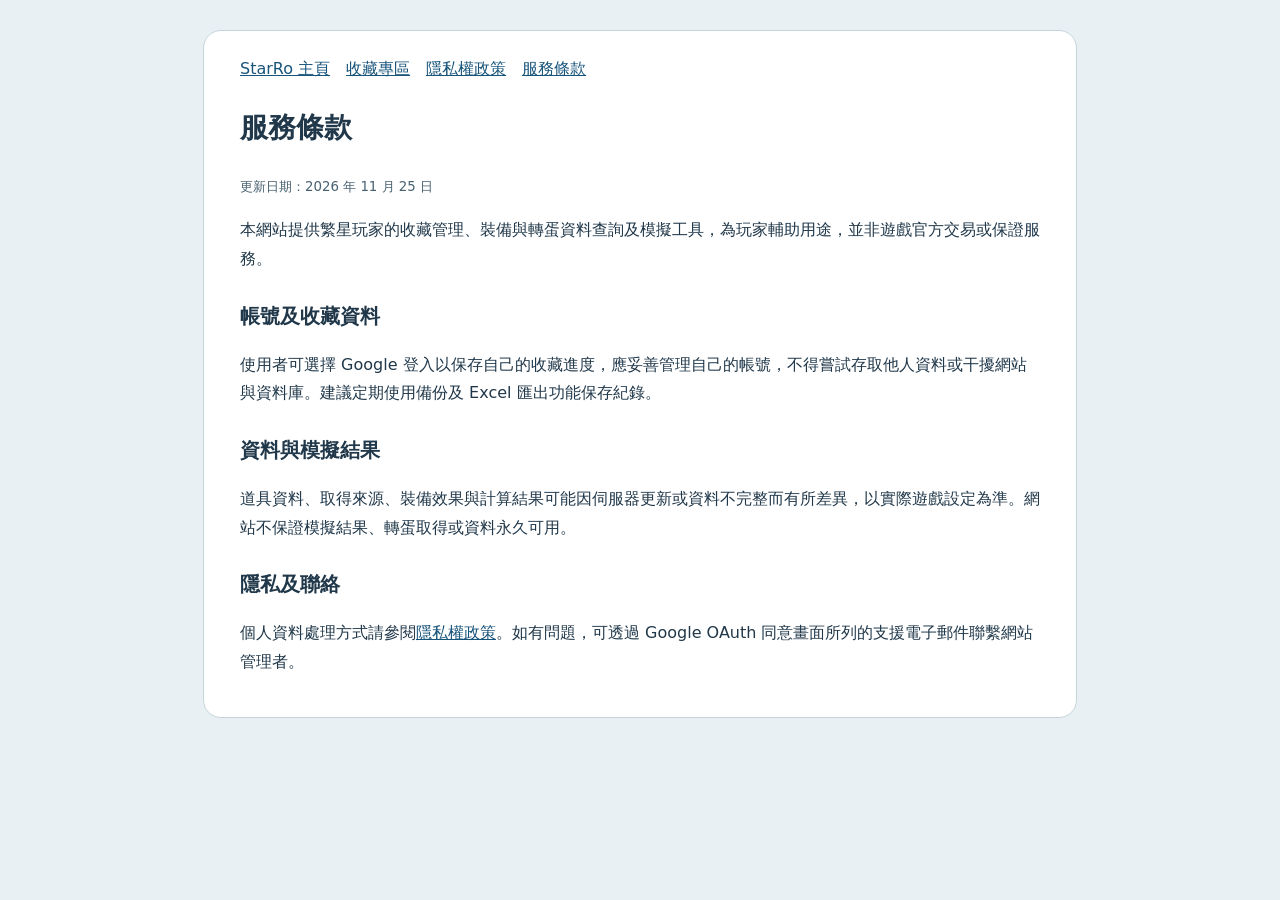
<file: terms.html>
<!doctype html><html lang="zh-Hant"><head><meta charset="utf-8"><meta name="viewport" content="width=device-width,initial-scale=1"><title>服務條款｜StarRo 繁星收藏專區</title><style>body{margin:0;background:#e9f0f4;color:#20384a;font:16px/1.8 system-ui,sans-serif}main{max-width:800px;margin:30px auto;padding:24px clamp(16px,4vw,36px);background:#fff;border:1px solid #c4d5dc;border-radius:18px}a{color:#17547b}h1{font-size:28px}h2{font-size:20px;margin-top:24px}nav{display:flex;gap:16px;flex-wrap:wrap}small{color:#486171}</style></head><body><main><nav><a href="index.html">StarRo 主頁</a><a href="collection.html">收藏專區</a><a href="privacy.html">隱私權政策</a><a href="terms.html">服務條款</a></nav><h1>服務條款</h1><small>更新日期：2026 年 11 月 25 日</small><p>本網站提供繁星玩家的收藏管理、裝備與轉蛋資料查詢及模擬工具，為玩家輔助用途，並非遊戲官方交易或保證服務。</p><h2>帳號及收藏資料</h2><p>使用者可選擇 Google 登入以保存自己的收藏進度，應妥善管理自己的帳號，不得嘗試存取他人資料或干擾網站與資料庫。建議定期使用備份及 Excel 匯出功能保存紀錄。</p><h2>資料與模擬結果</h2><p>道具資料、取得來源、裝備效果與計算結果可能因伺服器更新或資料不完整而有所差異，以實際遊戲設定為準。網站不保證模擬結果、轉蛋取得或資料永久可用。</p><h2>隱私及聯絡</h2><p>個人資料處理方式請參閱<a href="privacy.html">隱私權政策</a>。如有問題，可透過 Google OAuth 同意畫面所列的支援電子郵件聯繫網站管理者。</p></main></body></html>
</file>
<file: admin-enhancements.css>
:root{--ro-gold:#f6d27a;--ro-gold-soft:#cbaa58;--ro-blue:#8ab7ff;--ro-cyan:#82d8ff;--ro-panel:#131d2c;--ro-panel-2:#101725;--ro-line:#4d5f79;--ro-shadow:0 14px 34px rgba(0,0,0,.32), inset 0 1px 0 rgba(255,255,255,.03)}
body{background:radial-gradient(circle at 15% -10%,rgba(103,160,255,.16),transparent 26%),radial-gradient(circle at 90% 0,rgba(255,196,45,.12),transparent 22%),linear-gradient(180deg,#081019,#0d1520 38%,#0a1118);position:relative}
body::before{content:"";position:fixed;inset:0;pointer-events:none;background:linear-gradient(transparent 0 24px,rgba(255,255,255,.015) 24px 25px);background-size:100% 25px;opacity:.18}
.login-card,.panel,.metric,.feature-table,.sidebar,.topbar,.diag-panel,.section,details.admin-details{box-shadow:var(--ro-shadow)}
.logo-mark{background:linear-gradient(180deg,#223249,#162232)!important;border-color:var(--ro-gold)!important;color:#ffe79f!important;box-shadow:inset 0 0 0 1px rgba(255,255,255,.06),0 0 0 2px rgba(17,25,38,.65)}
.sidebar{background:linear-gradient(180deg,#101726,#0c121b)!important;border-right:1px solid var(--ro-line)!important}
.sidebar .brand{padding:12px;border:1px solid #45556f;border-radius:16px;background:linear-gradient(180deg,rgba(20,32,47,.98),rgba(13,20,31,.98));position:relative;overflow:hidden}
.sidebar .brand::after{content:"";position:absolute;inset:auto -20px -30px auto;width:120px;height:120px;background:radial-gradient(circle,rgba(138,183,255,.22),transparent 62%)}
.nav button{border:1px solid #415169!important;background:linear-gradient(180deg,rgba(15,24,36,.9),rgba(10,16,26,.95))!important;position:relative}
.nav button::before{content:"◆";color:var(--ro-gold);margin-right:6px}
.nav button:hover,.nav button.active{background:linear-gradient(180deg,#203046,#162231)!important;border-color:#7f98bb!important;box-shadow:0 0 0 1px rgba(255,233,171,.08) inset}
.topbar{background:linear-gradient(180deg,rgba(14,20,31,.96),rgba(11,17,26,.92))!important;border-bottom:1px solid #465772!important}
.topbar h1{letter-spacing:.5px}
.overview{gap:12px!important}.metric{background:linear-gradient(180deg,#152030,#101723)!important;border:1px solid #485873!important;border-radius:16px!important;position:relative;overflow:hidden}
.metric::after{content:"";position:absolute;right:-10px;top:-10px;width:80px;height:80px;background:radial-gradient(circle,rgba(246,210,122,.14),transparent 65%)}
.metric span{color:#adc0da!important;text-transform:uppercase;letter-spacing:.08em}.metric b{color:#fff;text-shadow:0 0 10px rgba(138,183,255,.16)}
.admin-hero{margin:0 0 16px;border:1px solid #50627a;border-radius:18px;padding:18px;background:linear-gradient(135deg,rgba(28,39,57,.98),rgba(16,24,37,.98));position:relative;overflow:hidden;box-shadow:var(--ro-shadow)}
.admin-hero::before{content:"";position:absolute;inset:-40px auto auto -30px;width:160px;height:160px;background:radial-gradient(circle,rgba(130,216,255,.12),transparent 70%)}
.admin-hero::after{content:"";position:absolute;right:-15px;bottom:-15px;width:160px;height:160px;background:radial-gradient(circle,rgba(246,210,122,.12),transparent 70%)}
.admin-hero h2{margin:0 0 8px;font-size:22px}.admin-hero p{margin:0;color:#c0cde0;line-height:1.8}.hero-badges{display:flex;gap:8px;flex-wrap:wrap;margin-top:12px}.hero-badge{padding:6px 10px;border-radius:999px;border:1px solid #58697f;background:#121b27;color:#e6ecff;font-size:12px;font-weight:800}.hero-actions{display:flex;gap:8px;flex-wrap:wrap;margin-top:14px}.rune-title{display:flex;align-items:center;gap:10px}.rune-title .orb{width:11px;height:11px;border-radius:50%;background:radial-gradient(circle at 30% 30%,#fff,#8ec6ff 45%,#4868ff 78%);box-shadow:0 0 12px rgba(103,160,255,.7)}
.feature-table{border:1px solid #50627a!important;border-radius:16px!important;background:linear-gradient(180deg,#121b28,#0f1621)!important}
.feature-row{border-bottom:1px solid #314153!important;padding:14px 16px!important;transition:transform .15s ease,background .15s ease}.feature-row:hover{background:#152131!important;transform:translateY(-1px)}.feature-row-sync{background:linear-gradient(180deg,rgba(32,51,77,.82),rgba(19,29,44,.85))}
.feature-title{font-size:15px;letter-spacing:.02em}.pill{border:1px solid rgba(119,223,133,.28)!important}.pill.off{border-color:rgba(255,125,107,.22)!important}
.panel{border:1px solid #536581!important;border-radius:18px!important;background:linear-gradient(180deg,#121a27,#0d141d)!important}.panel-head{padding-bottom:8px;border-bottom:1px solid rgba(91,107,130,.36)}.panel-head h2{font-size:22px;color:#fff;text-shadow:0 0 12px rgba(138,183,255,.14)}.panel-head .muted{max-width:760px;line-height:1.7}
.section,details.admin-details{border:1px solid #3d4d62!important;border-radius:14px!important;background:linear-gradient(180deg,rgba(14,21,31,.95),rgba(11,17,25,.96))!important}
details.admin-details>summary{background:linear-gradient(180deg,#162334,#101926)!important;border-bottom-color:#3d4d62!important}.subswitch{background:#101926!important;border-color:#42546b!important}
.field input,.field textarea,.field select,.searchbar input{background:#0a1119!important;border:1px solid #4a5c75!important;border-radius:10px!important;color:#fff!important}.field input:focus,.field textarea:focus,.field select:focus,.searchbar input:focus{outline:none;border-color:#91b5ff!important;box-shadow:0 0 0 3px rgba(103,160,255,.18)}
.btn{border-radius:10px!important;border:1px solid #50627a!important;background:linear-gradient(180deg,#192637,#121c2b)!important}.btn.primary{background:linear-gradient(180deg,#3a8f43,#256d30)!important;border-color:#56ae60!important}.btn.blue{background:linear-gradient(180deg,#355789,#243e63)!important;border-color:#5d86bf!important}.btn.ghost{background:linear-gradient(180deg,rgba(24,36,53,.7),rgba(15,23,35,.7))!important}.btn.danger{background:linear-gradient(180deg,#5d2520,#3e1714)!important}
.sync-grid{display:grid;grid-template-columns:1.2fr .8fr;gap:12px}.sync-card{border:1px solid #41516a;border-radius:14px;background:linear-gradient(180deg,#111a27,#0e151f);padding:14px}.sync-card h3{margin:0 0 10px;font-size:15px}.kv{display:grid;grid-template-columns:130px 1fr;gap:8px;font-size:13px;padding:5px 0;border-bottom:1px dashed rgba(84,103,126,.35)}.kv:last-child{border-bottom:0}.kv b{color:#f1d785}.sync-actions{display:flex;gap:8px;flex-wrap:wrap}.sync-log{max-height:210px;overflow:auto;border:1px solid #394a61;border-radius:10px;padding:10px;background:#0a1118}.sync-log div{padding:6px 0;border-bottom:1px dashed rgba(77,95,116,.4);font-size:12px}.sync-log div:last-child{border-bottom:0}.sync-note{line-height:1.8;color:#bdd0e8}
@media(max-width:960px){.sync-grid{grid-template-columns:1fr}.admin-hero h2{font-size:20px}}
.version-list{display:grid;gap:10px}
.version-row{display:grid;grid-template-columns:minmax(0,1fr) auto;gap:10px;align-items:center;padding:12px;border:1px solid #42546b;border-radius:12px;background:linear-gradient(180deg,#111a27,#0c131d)}
.version-title{display:flex;align-items:center;gap:8px;flex-wrap:wrap;color:#f4f7fb}.version-title b{color:#f6d27a;font-size:15px}.version-title span{color:#b7c7dd;font-size:12px}
.version-tag{display:inline-flex;align-items:center;justify-content:center;padding:3px 8px;border-radius:999px;background:#193b23;border:1px solid rgba(119,223,133,.3);color:#a8f0b2!important;font-weight:800}
.version-sub{margin-top:4px;color:#9fb1ca;font-size:12px;line-height:1.7}
.version-actions{display:flex;gap:8px;flex-wrap:wrap;justify-content:flex-end}.version-empty{padding:14px;border:1px dashed #4d5f79;border-radius:12px;color:#b8c6da;background:rgba(255,255,255,.02)}
@media(max-width:860px){.version-row{grid-template-columns:1fr}.version-actions{justify-content:flex-start}}


/* ===== admin home-order enhancement ===== */
.nav-group{display:grid;gap:6px;margin:10px 0 14px}
.nav-group:first-child{margin-top:0}
.nav-group-title{padding:0 4px 2px;color:#f6d27a;font-size:12px;font-weight:900;letter-spacing:.08em;text-transform:uppercase}
.feature-group-label{padding:11px 16px;border-bottom:1px solid #314153;background:linear-gradient(180deg,rgba(28,40,57,.98),rgba(18,27,39,.98));color:#f6d27a;font-size:12px;font-weight:900;letter-spacing:.08em;text-transform:uppercase}
.feature-group-label:not(:first-child){border-top:1px solid #45576d}
.home-grid{display:grid;grid-template-columns:repeat(2,minmax(0,1fr));gap:12px}
.home-card,.shadow-card{border:1px solid #435470;border-radius:14px;background:linear-gradient(180deg,#111a27,#0d141d);padding:14px;box-shadow:var(--ro-shadow)}
.home-card h3,.shadow-card h3{margin:0 0 8px;font-size:16px;color:#fff;display:flex;align-items:center;gap:8px}
.home-card p,.shadow-card p{margin:0;color:#b7c7dd;line-height:1.75;font-size:13px}
.home-meta{display:flex;gap:8px;flex-wrap:wrap;margin-top:10px}
.home-chip{display:inline-flex;align-items:center;gap:6px;padding:6px 10px;border-radius:999px;border:1px solid #556a84;background:#0f1621;color:#e8efff;font-size:12px;font-weight:800}
.home-actions{display:flex;gap:8px;flex-wrap:wrap;margin-top:12px}
.home-sub-actions{display:flex;gap:8px;flex-wrap:wrap;margin-top:10px}
.home-sub-actions .btn,.home-actions .btn{min-height:36px;padding:8px 12px}
.home-order-badge{display:inline-flex;align-items:center;justify-content:center;min-width:28px;height:28px;padding:0 8px;border-radius:999px;border:1px solid #64789a;background:#172335;color:#f6d27a;font-weight:900;font-size:12px}
.front-links{display:flex;gap:8px;flex-wrap:wrap;margin-top:12px}
.front-link{display:inline-flex;align-items:center;gap:6px;padding:8px 12px;border-radius:10px;border:1px solid #526782;background:linear-gradient(180deg,#1b2a3d,#121c2b);color:#eef5ff;text-decoration:none;font-size:13px;font-weight:800}
.front-link:hover{filter:brightness(1.08)}
.system-note{margin-top:12px;padding:12px;border:1px solid #455a74;border-radius:12px;background:linear-gradient(180deg,rgba(18,28,41,.96),rgba(12,19,29,.96));color:#c6d5e9;line-height:1.8}
.system-note b{color:#f6d27a}
.shadow-grid{display:grid;grid-template-columns:1fr 1fr;gap:12px}
.shadow-list{margin:10px 0 0;padding-left:18px;color:#c5d4e7;line-height:1.8;font-size:13px}
.shadow-list li{margin:3px 0}
.panel-head.slim{padding-bottom:0;border-bottom:0;margin-bottom:10px}
@media(max-width:960px){.home-grid,.shadow-grid{grid-template-columns:1fr}}


/* ===== v2 complete backend ===== */
.topbar-tools{display:flex;gap:8px;flex-wrap:wrap;margin-left:12px}
.custom-editor-grid{display:grid;grid-template-columns:1fr;gap:12px}
.sort-list{display:grid;gap:10px}
.sort-row{display:grid;grid-template-columns:auto minmax(0,1.1fr) minmax(0,.8fr) auto;gap:10px;align-items:center;padding:12px;border:1px solid #445774;border-radius:12px;background:linear-gradient(180deg,#111a27,#0d141d)}
.sort-row-main{display:grid;gap:8px}
.sort-row-head{display:flex;align-items:center;gap:8px;flex-wrap:wrap}
.sort-row-title{font-size:15px;font-weight:900;color:#fff}
.sort-row-sub{font-size:12px;color:#a7bad4}
.sort-row-actions{display:flex;gap:6px;flex-wrap:wrap;justify-content:flex-end}
.sort-row small{color:#9fb1ca}
.inline-fields{display:grid;grid-template-columns:repeat(2,minmax(0,1fr));gap:10px}
.inline-fields.three{grid-template-columns:repeat(3,minmax(0,1fr))}
.switch-inline{display:inline-flex;align-items:center;gap:8px;padding:8px 10px;border:1px solid #40526b;border-radius:10px;background:#101824;font-weight:700;color:#e7eefb}
.mini-help{margin-top:8px;color:#a7bad4;font-size:12px;line-height:1.8}
.preview-box{padding:12px;border:1px dashed #516580;border-radius:12px;background:rgba(255,255,255,.02)}
.preview-links{display:flex;gap:8px;flex-wrap:wrap;margin-top:10px}.preview-links span{display:inline-flex;align-items:center;gap:6px;padding:7px 10px;border-radius:999px;border:1px solid #50627a;background:#101824;font-size:12px;font-weight:800;color:#eff6ff}
.panel-toolbar{display:flex;gap:8px;flex-wrap:wrap}
.panel-toolbar .btn{min-height:34px;padding:7px 12px}
.shadow-note{padding:12px;border:1px solid #44536a;border-radius:12px;background:linear-gradient(180deg,rgba(20,31,46,.98),rgba(13,20,30,.98));color:#c3d2e5;line-height:1.8}
.home-card .btn,.shadow-card .btn{min-height:36px}
.status-ok{color:#98f4a3;font-weight:800}.status-off{color:#ff9a90;font-weight:800}
@media(max-width:980px){.sort-row{grid-template-columns:1fr}.inline-fields,.inline-fields.three{grid-template-columns:1fr}.sort-row-actions{justify-content:flex-start}}
</file>
<file: admin-fullcms.css>
.cms-admin-tabs{display:flex;gap:8px;flex-wrap:wrap;margin-bottom:12px}.cms-admin-tabs button.active{background:linear-gradient(180deg,#355789,#243e63)!important;border-color:#75a0df!important}
.cms-page-editor{display:grid;gap:12px}.cms-page-head-grid{display:grid;grid-template-columns:160px 1fr;gap:12px;align-items:start}.cms-page-toggle{padding:12px;border:1px solid #455871;border-radius:12px;background:#101824}.cms-block-list{display:grid;gap:9px}.cms-block-row{display:grid;grid-template-columns:34px auto minmax(160px,.7fr) minmax(220px,1.4fr) auto;gap:9px;align-items:center;padding:10px;border:1px solid #41536b;border-radius:12px;background:linear-gradient(180deg,#111a27,#0d141d)}.cms-block-row.dragging{opacity:.45}.cms-drag{cursor:grab;color:#8ca2be;font-size:20px;text-align:center}.cms-block-label{font-weight:900;color:#f2f6fc;font-size:13px}.cms-block-actions{display:flex;gap:6px;flex-wrap:wrap}.cms-block-row input[type=text]{width:100%}.cms-override-help{color:#a7bad4;font-size:12px;line-height:1.8}.cms-json{min-height:260px;font-family:ui-monospace,SFMono-Regular,Consolas,monospace;font-size:12px}.cms-page-preview{display:flex;gap:8px;flex-wrap:wrap}.cms-page-preview .chip{padding:6px 10px;border:1px solid #536781;border-radius:999px;background:#101824;color:#eaf2ff;font-size:12px}.cms-raw-actions{display:flex;gap:8px;flex-wrap:wrap;margin-bottom:10px}@media(max-width:980px){.cms-page-head-grid,.cms-block-row{grid-template-columns:1fr}.cms-drag{display:none}.cms-block-actions{justify-content:flex-start}}
</file>
<file: starro-polish.css>
/* STARRO UI refresh 2026-11: shared visual system, no gameplay logic */
:root{
  --ux-bg:#080e19;--ux-panel:#111c2a;--ux-panel2:#152337;--ux-border:#38516a;
  --ux-text:#f0f6ff;--ux-muted:#b2c4d9;--ux-gold:#f4ce7a;--ux-blue:#84b8ff;
  --ux-teal:#75dec4;--ux-glow:0 16px 42px rgba(1,8,18,.35),inset 0 1px 0 rgba(255,255,255,.045);
  color-scheme:dark;
}
html{scroll-behavior:smooth;scroll-padding-top:84px}
body{background:radial-gradient(ellipse 68% 26% at 12% -8%,rgba(64,122,203,.20),transparent 75%),radial-gradient(ellipse 44% 25% at 100% 0,rgba(207,151,59,.13),transparent 70%),linear-gradient(180deg,#07111d,#091321 46%,#080f19)!important;color:var(--ux-text)}
body,button,input,select,textarea{font-family:system-ui,-apple-system,"Segoe UI","Noto Sans TC",sans-serif}
:is(button,a,input,select,textarea):focus-visible{outline:3px solid #9cc7ff!important;outline-offset:3px}
button,a,[role=button]{-webkit-tap-highlight-color:transparent}
button:not(:disabled){transition:transform .16s ease,background-color .16s ease,border-color .16s ease,box-shadow .16s ease}
button:not(:disabled):active{transform:translateY(1px)}
button:disabled{opacity:.55;cursor:not-allowed}
:is(input,select,textarea){max-width:100%;border-radius:10px;accent-color:#81c6ed}
:is(input,select,textarea):focus{border-color:#83b6f3!important;box-shadow:0 0 0 3px rgba(114,174,255,.15)}
::placeholder{color:#8a9eb8;opacity:1}
::selection{background:rgba(120,184,245,.38);color:#fff}
:is(.wrap,.main,.content){min-width:0}
:is(.card,.panel,.section,.metric,.stat,.feature-table,.summary,.home-card,.login-card,.ro-lobby,.ro-portal){
  border-color:rgba(118,155,197,.27)!important;box-shadow:var(--ux-glow);backdrop-filter:blur(6px)
}
:is(.card,.panel,.section,.ro-lobby){border-radius:18px}
:is(.card,.panel,.section,.summary,.ro-lobby){overflow-wrap:anywhere}
:is(h1,h2,h3){letter-spacing:.015em;text-wrap:balance}
:is(.card,.panel) > h2{padding-bottom:10px;border-bottom:1px solid rgba(130,165,208,.17)}
:is(.tiny,.muted,.sub,.note){line-height:1.65}
:is(table){border-collapse:separate;border-spacing:0;width:100%;font-variant-numeric:tabular-nums}
th{text-align:left;background:rgba(103,152,213,.13)}
:is(td,th){border-bottom:1px solid rgba(145,171,209,.14)}
tbody tr:nth-child(even){background:rgba(103,152,213,.035)}
tbody tr:hover{background:rgba(94,149,218,.09)}
:is(.stat,.metric) b{font-variant-numeric:tabular-nums}
details{border-radius:12px}details summary{cursor:pointer}
:is(.game-page-link,.admin-entry,.topnav a,.starro-navigation a){transition:background-color .18s ease,border-color .18s ease,transform .18s ease}
:is(.game-page-link,.admin-entry,.topnav a,.starro-navigation a):hover{border-color:rgba(157,207,255,.7);transform:translateY(-1px)}
.ux-section-index{margin:16px 0 18px;padding:15px 18px;border:1px solid rgba(142,183,224,.36);border-radius:16px;background:linear-gradient(135deg,rgba(22,40,63,.96),rgba(13,26,44,.95));box-shadow:var(--ux-glow)}
.ux-section-index__title{font-weight:900;font-size:14px;color:var(--ux-gold);margin:0 0 10px}
.ux-section-index__links{display:flex;gap:9px;flex-wrap:wrap}
.ux-section-index__links a{display:inline-flex;align-items:center;min-height:37px;padding:7px 11px;border-radius:10px;text-decoration:none;background:rgba(128,177,235,.10);border:1px solid rgba(140,180,221,.24);color:#e6f3ff;font-size:13px;font-weight:700}
.ux-section-index__links a:hover{background:rgba(128,177,235,.21);border-color:#89b9ef}
.ux-page-top{position:fixed;bottom:max(20px,env(safe-area-inset-bottom));right:18px;z-index:70;border:1px solid #668db8;border-radius:999px;background:#1c3551;color:#edf8ff;box-shadow:0 10px 24px #0007;padding:9px 13px;font-size:13px;font-weight:800;opacity:0;pointer-events:none;transform:translateY(8px);transition:opacity .2s,transform .2s}
.ux-page-top.visible{opacity:1;pointer-events:auto;transform:translateY(0)}
@media(max-width:760px){
 html{scroll-padding-top:66px}
 :is(.wrap,.content){padding-left:12px!important;padding-right:12px!important}
 :is(.card,.panel,.section,.ro-lobby){border-radius:14px!important;padding:14px!important}
 :is(h1){font-size:clamp(22px,5.4vw,30px)!important}
 :is(h2){font-size:clamp(18px,4.6vw,24px)!important}
 :is(button,.btn,.game-page-link){min-height:40px}
 :is(input,select,textarea){font-size:16px}
 .ux-section-index{padding:12px}
 .ux-section-index__links{gap:7px}
 .ux-section-index__links a{font-size:12px}
 :is(table){display:block;max-width:100%;overflow-x:auto;-webkit-overflow-scrolling:touch}
 :is(.row,.actions){flex-wrap:wrap}
}
@media(prefers-reduced-motion:reduce){
 *,*::before,*::after{animation-duration:.01ms!important;transition-duration:.01ms!important;scroll-behavior:auto!important}
}

/* Management workspace polish */
.ux-admin-tools{margin:16px 0 20px;padding:18px;border:1px solid rgba(131,177,224,.4);border-radius:16px;background:linear-gradient(130deg,#14263e,#111d30 72%);box-shadow:var(--ux-glow)}
.ux-admin-tools__title{font-size:18px;font-weight:900;color:var(--ux-gold);margin-bottom:4px}
.ux-admin-tools .ux-section-index__links{margin:12px 0 16px}
.ux-admin-search{display:flex;align-items:center;gap:12px;flex-wrap:wrap}
.ux-admin-search label{color:#c5d8ef;font-weight:700;font-size:13px}
.ux-admin-search input{flex:1;min-width:min(240px,100%);border:1px solid #57718e;background:#0a1422;color:#fff;padding:11px 13px}
.ux-admin-search .tiny{min-width:95px}
#featureTable .feature-row[hidden]{display:none!important}
#biosAdminPanel,#serviceRulesAdminPanel,#airPricesAdminPanel{scroll-margin-top:80px;position:relative;background:linear-gradient(145deg,rgba(21,38,57,.98),rgba(12,23,37,.98))!important}
#biosAdminPanel h2,#serviceRulesAdminPanel h2,#airPricesAdminPanel h2{color:#f4d993}
#biosAdminPanel textarea,#serviceRulesAdminPanel textarea{border:1px solid #556a85;background:#0b1422;color:#dceaff;padding:12px;border-radius:12px;line-height:1.65}
#biosAdminPanel input,#airPricesAdminPanel input{border:1px solid #526a86;background:#0d1929;color:#f6faff}
#biosAdminPanel .actions,#serviceRulesAdminPanel .actions{padding-top:8px}
#versionDialog{box-shadow:0 35px 100px #000b;max-height:88dvh;overflow:auto}
#versionDialog::backdrop{background:rgba(2,7,16,.78);backdrop-filter:blur(5px)}
#saveState{font-weight:750}
#adminApp .topbar{position:sticky;top:0;z-index:35;backdrop-filter:blur(14px);background:rgba(11,22,35,.95)!important;border-bottom:1px solid rgba(132,174,223,.27)}
@media(max-width:780px){
 .ux-admin-tools{padding:13px}
 .ux-admin-search{align-items:stretch;flex-direction:column;gap:7px}
 .ux-admin-search input{width:100%;min-width:0}
 #adminApp .topbar{gap:8px;flex-wrap:wrap;padding:10px!important}
 #adminApp .topbar h1{font-size:18px!important}
 #versionDialog{width:96vw!important;padding:14px!important}
}

.ux-config-details>summary{list-style:none;display:flex;align-items:center;gap:10px;min-height:48px;font-size:17px;font-weight:850;color:#f4d993}
.ux-config-details>summary::-webkit-details-marker{display:none}
.ux-config-details>summary::before{content:"＋";font-size:20px;color:#8dbffa;width:26px;flex:0 0 26px;text-align:center}
.ux-config-details[open]>summary::before{content:"−"}
.ux-config-details__content{padding:12px 0 4px;border-top:1px solid rgba(138,178,219,.2)}
.ux-config-details__content>h2{display:none}
.ux-config-details:not([open]){padding:0}

.ux-section-index__search{display:block;width:min(390px,100%);margin:10px 0;padding:10px 12px;background:#0b1a2d;color:#f5faff;border:1px solid #557aa1;border-radius:10px;font-size:15px}
.ux-section-index__count{font-size:12px;color:#a8c4e4;margin:0 0 8px;display:inline-block}
.ux-section-index__links a[hidden]{display:none!important}


/* StarRo unified catalog theme: all pages share the visual language of catalog.css */
:root{
  --cat-bg:#07121f;--cat-panel:#112033;--cat-panel-deep:#0d1b2c;
  --cat-line:#38516d;--cat-gold:#f6d68f;--cat-blue:#9dc6fb;
  --cat-text:#f2f7ff;--cat-muted:#b5cae3;
  --bg:#07121f;--panel:#112033;--panel2:#15283e;
  --line:#38516d;--text:#f2f7ff;--muted:#b5cae3;
  --gold:#f6d68f;--blue:#9dc6fb;
  --ux-bg:#07121f;--ux-panel:#112033;--ux-panel2:#15283e;
  --ux-border:#38516d;--ux-text:#f2f7ff;--ux-muted:#b5cae3;
  --ux-gold:#f6d68f;--ux-blue:#9dc6fb;
}
body{
  color:#f2f7ff!important;
  background:radial-gradient(circle at 15% -5%,#17406b6b,transparent 33%),linear-gradient(180deg,#0a1726,#07101d)!important;
}
:is(.card,.panel,.section,.toolbar,.summary,.layout>section,.subcats,.special-box,.req-summary-box,
 .stat,.metric,.ro-lobby,.ro-portal,.home-card,.login-card,.feature-table,.cat-manage,.ux-admin-tools){
  background:linear-gradient(145deg,#172d45,#101c2c 85%)!important;
  color:#f2f7ff;
  border-color:#395671!important;
  box-shadow:0 13px 28px rgba(0,0,0,.22);
}
:is(.card,.panel,.section,.toolbar,.summary,.layout>section,.subcats,.special-box,.req-summary-box){border-radius:15px}
:is(h1,h2,h3,.section-title,.section-heading,.title,.card-title){text-wrap:balance}
:is(.card,.panel,.section,.layout>section) > :is(h2,h3){color:#f6d68f}
:is(.card,.panel,.section) :is(.note,.tiny,.muted,.sub){color:#b5cae3}
:is(.topnav,.starro-navigation,.starro-section-shortcuts,.page-links){
  border-color:#395671!important;
  background:linear-gradient(110deg,#172c44,#102033)!important;
  border-radius:13px;
}
:is(.topnav,.starro-navigation,.starro-section-shortcuts,.page-links) a{
  color:#e6f2ff;border-color:#52718f!important;background:#16283d!important;
}
:is(.topnav,.starro-navigation,.starro-section-shortcuts,.page-links) a[aria-current="page"]{
  background:#243e52!important;border-color:#f6d68f!important;color:#ffe2a4!important;
}
:is(input:not([type="checkbox"]):not([type="radio"]),select,textarea){
  color:#eef7ff;
  background:#0a192b;
  border-color:#496683;
}
:is(input:not([type="checkbox"]):not([type="radio"]),select,textarea):focus-visible{
  outline:2px solid #9dc6fb;outline-offset:2px;
}
:is(button,.btn,.button){border-color:#567593}
:is(button,.btn,.button):not(.primary):not(.danger):not([disabled]){
  color:#e6f3ff;
  background-color:#19334f;
}
:is(button,.btn,.button).primary{color:#f1f8ff;border-color:#528eae;background:#285877}
:is(button,.btn,.button):not([disabled]):hover{filter:brightness(1.09)}
:is(.chip,.filter-chip){
  background:#19334f!important;border-color:#52718f!important;color:#dbeafb!important;
}
:is(.chip,.filter-chip).active{background:#31597c!important;border-color:#f6d68f!important;color:#fff!important}
:is(.badge,.pill,.tag){border-color:#52718f}
:is(.list,.stats,.req-summary-list){scrollbar-color:#496a88 #0b1a29}
:is(.item,.stat,.req-summary-row,.req-total-card){
  border-color:#344d66!important;
}
:is(.item,.stat,.req-total-card):hover{background:#1a354f}
:is(.required-items,.item-sources,.req-summary-box details,.charcalc){
  background:#0d1d30;border-color:#4b6986;
}
:is(.item-detail-dialog,.catalog-dialog,#versionDialog)::backdrop{background:rgba(2,9,21,.8)}
::selection{background:#3b608b;color:#fff}
@media(max-width:640px){
 :is(.topnav,.starro-navigation,.starro-section-shortcuts,.page-links){gap:6px}
 :is(.card,.panel,.section,.layout>section,.subcats,.special-box,.req-summary-box){box-shadow:0 8px 22px rgba(0,0,0,.20)}
}

/* StarRo / 圖鑑共同配色：深海藍＋暖金；所有主頁維持相同視覺語言。 */
:root{
  --ux-bg:#07121f;--ux-panel:#112033;--ux-panel2:#172d45;--ux-border:#395671;
  --ux-text:#f2f7ff;--ux-muted:#b9cee4;--ux-gold:#f6d68f;--ux-blue:#9dc6fb;
  --bg:#07121f;--panel:#112033;--panel2:#172d45;--line:#395671;--text:#f2f7ff;
}
body{
  background:radial-gradient(circle at 15% -5%,rgba(23,64,107,.42),transparent 33%),
   linear-gradient(180deg,#0a1726,#07101d)!important;
  color:#f2f7ff;
}
:is(.card,.panel,.section,.summary,.metric,.stat,.login-card,.ro-lobby,.ro-portal,.subcats,.special-box){
  border-color:#395671!important;
}
:is(.card,.panel,.section,.ro-lobby,.login-card){
  box-shadow:0 13px 26px rgba(0,0,0,.24);
}
:is(.card h2,.panel h2,.section h2,.ro-page-hero-title h1){
  color:#f6d68f;
}
:is(.topnav,.starro-navigation,.page-links) a[aria-current="page"]{
  border-color:#dfc180!important;color:#ffe1a6!important;background:#253a4f!important;
}
:is(.btn.primary,button.primary):not(:disabled){
  border-color:#587e9e;background:#264f71;color:#f5faff;
}
:is(input[type="search"],input[type="text"],input[type="number"],select,textarea){
  border-color:#476684;background-color:#0b1a2a;color:#f0f7ff;
}
:where(.note,.muted,.tiny,.sub){color:#b9cee4}
@media(max-width:760px){
  :is(.topnav,.starro-navigation,.page-links){gap:6px}
}

/* STARRO GALLERY PALETTE — unified across simulator, search and admin pages. */
:root{
 --ux-bg:#07121f;--ux-panel:#112033;--ux-panel2:#15283e;--ux-border:#38516d;
 --ux-text:#f2f7ff;--ux-muted:#b9cee4;--ux-gold:#f6d68f;--ux-blue:#9dc6fb;
 --ux-teal:#7fd9c2;--ux-glow:0 14px 32px rgba(2,8,20,.32),inset 0 1px 0 rgba(255,255,255,.045);
 --ro-bg:#07121f;--ro-bg-2:#0d1b2c;--ro-panel:#112033;--ro-panel-2:#0d1b2c;
 --ro-line:#38516d;--ro-line-soft:#2e4662;--ro-gold:#f6d68f;--ro-gold-soft:#dfbe79;
 --ro-blue:#9dc6fb;--bg:#07121f;--card:#112033;--card2:#15283e;--panel:#112033;
 --panel2:#15283e;--line:#38516d;--text:#f2f7ff;--muted:#b9cee4;--gold:#f6d68f;--blue:#9dc6fb;
}
body{
 background:radial-gradient(circle at 14% -7%,rgba(55,106,166,.20),transparent 32%),
 radial-gradient(circle at 95% 0,rgba(190,147,72,.10),transparent 29%),
 linear-gradient(180deg,#081724,#07121f 65%,#08111d)!important;
 color:#f2f7ff;
}
:is(.card,.panel,.section,.summary,.toolbar,.subcats,.special-box,.req-summary-box,.stat,.metric,.cat-manage){
 border-color:rgba(111,151,191,.36)!important;
 box-shadow:var(--ux-glow);
}
:is(.card,.panel,.section,.summary,.toolbar,.subcats,.special-box,.req-summary-box){
 background-color:#112033;
}
:is(.starro-navigation,.topnav,.page-links) a[aria-current="page"],
:is(.starro-navigation,.topnav,.page-links) a[aria-current="page"]:hover{
 border-color:#dcbf82!important;
 background:linear-gradient(130deg,#394d5b,#243a52)!important;
 color:#ffe5aa!important;
}
:is(button,.btn):focus-visible,:is(a,input,select,textarea):focus-visible{
 outline:2px solid #f6d68f!important;outline-offset:3px;
}
:is(.chip,.compact-choice,.catalog-chip){transition:background-color .16s,border-color .16s}
.chip:not(.active){background:#173049!important;color:#daeafb!important;border-color:#4c6785!important}
.chip.active{background:#e5c47f!important;color:#18273a!important;border-color:#efd8a1!important;box-shadow:0 5px 15px rgba(218,175,103,.15)!important}
.chip small{background:rgba(120,153,187,.18)!important;color:inherit!important}
.catalog-selected-sources,.item-sources{border-color:#4a6d8d!important}
@media(max-width:640px){
 .ux-section-index__links a,.catalog-topnav a{min-height:40px}
}


/* Online equipment lookup styled to match the bright collection encyclopedia. */
.starro-online-lookup{margin:16px 0;padding:15px;border:1px solid #d9e5e6;background:linear-gradient(120deg,#f2f7f4,#faf5ef);border-radius:13px;color:#465e6d;line-height:1.65;box-shadow:0 6px 18px #35566a12}
.starro-online-lookup h3{margin:0 0 6px;font-size:15px;color:#9f6d45}
.starro-online-lookup p{font-size:12px;color:#627d8c;margin:0 0 12px}
.starro-online-links{display:flex;flex-wrap:wrap;gap:8px;margin:9px 0}
.starro-online-links a{display:inline-flex;align-items:center;justify-content:center;min-height:38px;padding:8px 12px;border-radius:9px;background:#fff;border:1px solid #cfdddf;text-decoration:none;font-size:12px;font-weight:850;color:#476a7b;overflow-wrap:anywhere;box-shadow:0 3px 8px #24475e10}
.starro-online-links a:hover{background:#e5efe9;border-color:#9ec5b4;color:#355f53}
.starro-online-lookup small{display:block;color:#738899;line-height:1.6}
@media(max-width:560px){.starro-online-lookup{padding:12px}.starro-online-links{display:grid;grid-template-columns:repeat(2,minmax(0,1fr))}.starro-online-links a{min-height:44px;font-size:11px;padding:8px}}
</file>
<file: catalog-admin.css>
/* Collection + gacha management panel */
.cat-manage{margin:18px 0;padding:22px;border:1px solid #4d6e92;border-radius:18px;background:linear-gradient(135deg,#162b43,#0e1b2c);box-shadow:0 20px 40px #0004}
.cat-manage header{display:flex;gap:12px;align-items:center;justify-content:space-between;flex-wrap:wrap;margin-bottom:10px}
.cat-manage h2{font-size:22px;color:#f5d892;margin:0}
.cat-manage header a{font-size:13px;color:#d9efff;text-decoration:none;border:1px solid #6686a8;padding:8px 12px;border-radius:8px}
.cat-manage p{color:#afc7e1;font-size:13px;line-height:1.7}
.cat-manage-tabs{display:flex;gap:8px;flex-wrap:wrap;border-bottom:1px solid #4e6581;padding-bottom:12px;margin-bottom:16px}
.cat-manage-tabs button{background:#172b43;border:1px solid #567393;color:#d6e8fc;padding:10px 14px;border-radius:10px}
.cat-manage-tabs button.active{background:#e8cd8c;color:#132135;font-weight:900;border-color:#e8cd8c}
.cat-manage-pane[hidden]{display:none!important}
.cat-manage-pane{display:grid;gap:13px}
.cat-manage-pane label{display:grid;gap:7px;font-size:13px;color:#c3d4e6;font-weight:800}
.cat-manage-pane input,.cat-manage-pane select,.cat-manage-pane textarea{display:block;width:100%;min-height:42px;border:1px solid #527295;border-radius:10px;background:#0a1727;color:#f4f9ff;padding:10px 12px;font-size:14px}
.cat-manage-pane textarea{min-height:90px;resize:vertical;line-height:1.7}
.cat-manage-grid{display:grid;grid-template-columns:repeat(2,minmax(0,1fr));gap:12px}
.cat-manage-buttons{display:flex;gap:9px;flex-wrap:wrap;margin-top:4px}
.cat-manage-buttons button{min-height:42px;background:#193554;border:1px solid #648ab3;border-radius:10px;padding:9px 15px;color:#ecf6ff;font-weight:900}
.cat-manage-buttons button.primary{background:linear-gradient(135deg,#2d698a,#286f7e);border-color:#64b8c2}
.cat-manage-buttons button.danger{color:#ffc0bc;border-color:#9d5555}
#catManageStatus{margin-top:17px;border-top:1px solid #405c79;padding-top:12px;color:#a6efc3!important}
#catPicturePreview{min-height:12px}
#catPictureList{display:flex;flex-wrap:wrap;align-items:center;gap:7px}
#catPictureList>p{flex:1 0 100%}
#catPictureList button{border:1px solid #456c96;background:#142b45;color:#d6e8fb;border-radius:8px;padding:7px 9px;font-size:12px}
@media(max-width:720px){.cat-manage{padding:14px}.cat-manage-grid{grid-template-columns:1fr}.cat-manage-tabs button{flex:1}.cat-manage-pane input{font-size:16px}}
</file>
<file: starro-gallery-unified.css>
/* StarRo shared field-guide palette, matching the bright collection encyclopedia.
 * Applied last to the simulator pages and admin; catalog.css already owns the gallery.
 * Game-specific success/warning semantics and canvases remain untouched.
 */
:root{
 color-scheme:light;
 --cat-bg:#f7f8f5;--cat-panel:#fff;--cat-line:#dbe4e5;--cat-gold:#bc7d43;--cat-blue:#597db1;
 --ux-bg:#f7f8f5;--ux-panel:#fff;--ux-panel2:#f8fafb;--ux-border:#dbe4e5;
 --ux-text:#2b3c4b;--ux-muted:#617688;--ux-gold:#bc7d43;--ux-blue:#597db1;--ux-teal:#427b70;
 --ux-glow:0 9px 27px rgba(44,79,102,.10);
 --bg:#f7f8f5;--card:#fff;--card2:#f8fafb;--panel:#fff;--panel2:#f8fafb;
 --line:#dbe4e5;--text:#304653;--muted:#647b8c;--gold:#bc7d43;--blue:#597db1;
 --ro-bg:#f7f8f5;--ro-bg-2:#f1f5f2;--ro-panel:#fff;--ro-panel-2:#f8fafb;
 --ro-line:#d6e1e3;--ro-line-soft:#e5ecee;--ro-gold:#bc7d43;
 --ro-gold-soft:#ca9971;--ro-blue:#597db1;--ro-cyan:#4b8699;--ro-shadow:0 9px 27px rgba(44,79,102,.10);
}
html{background:#f7f8f5}
body{
 color:#304653!important;
 background:radial-gradient(ellipse at 7% 8%,#eaf1ec 0,transparent 38%),
 radial-gradient(ellipse at 95% 4%,#f7e9d9 0,transparent 35%),#f7f8f5!important;
}
body::before{opacity:.035!important}
:is(.wrap,.content,main){color:#304653}
:is(.card,.panel,.section,.summary,.toolbar,.subcats,.special-box,.req-summary-box,.stat,.metric,.home-card,.login-card,.ro-lobby,.ro-portal,.feature-table,.cat-manage){
 background:#fff!important;color:#304653!important;
 border:1px solid #dbe4e5!important;
 box-shadow:0 9px 27px rgba(44,79,102,.10)!important;
}
:is(.card,.panel,.section,.summary,.toolbar,.subcats,.special-box,.req-summary-box,.stat,.metric,.cat-manage):is(:hover,:focus-within){border-color:#c3d9d4!important}
:is(.card,.panel,.section,.summary,.toolbar,.subcats,.special-box,.req-summary-box,.stat,.metric) :is(h1,h2,h3){color:#304a59!important}
:is(.card,.panel,.section,.summary,.toolbar,.subcats,.special-box,.req-summary-box,.stat,.metric) :is(.muted,.tiny,.sub,.note,.label){color:#647b8c}
:is(.starro-navigation,.topnav,.page-links,.ro-page-hero,.ux-section-index,.ux-admin-tools){
 background:#fff!important;color:#304653!important;
 border-color:#d9e4e5!important;box-shadow:0 8px 26px rgba(44,79,102,.08)!important;
}
:is(.starro-navigation,.topnav,.page-links,.ux-section-index__links) a,
:is(.starro-navigation,.topnav,.page-links) a:visited{
 color:#48667a!important;background:#f8fafb!important;
 border-color:#d9e2e5!important;box-shadow:none!important;
}
:is(.starro-navigation,.topnav,.page-links) a[aria-current="page"]{
 background:#dcebe4!important;border-color:#adcbbb!important;color:#365e50!important;
}
:is(.starro-navigation,.topnav,.page-links) a:hover,
.ux-section-index__links a:hover{background:#edf5f3!important;border-color:#b9d6cb!important}
:is(input:not([type="checkbox"]):not([type="radio"]),select,textarea){
 background:#f8fafb!important;color:#38536a!important;
 border:1px solid #d4dfe4!important;
}
:is(input[type="checkbox"],input[type="radio"]){accent-color:#427b70}
:is(input:not([type="checkbox"]),select,textarea)::placeholder{color:#8095a2!important}
:is(button,a,input,select,textarea):focus-visible{outline:3px solid #8eb6bd!important;outline-offset:2px}
:is(.chip,.compact-choice,.catalog-chip):not(.active){
 background:#eff3f5!important;color:#536f80!important;border-color:#d9e2e6!important;
}
.chip.active{background:#dcebe4!important;color:#365e50!important;border-color:#adcbbb!important;box-shadow:none!important}
.chip small{background:#e3eaeb!important;color:#5e7381!important}
:is(.ux-section-index__title,.ux-admin-tools__title){color:#a47652!important}
:is(.ux-section-index__links a,.game-page-link){color:#48667a!important;background:#f7fafb!important;border-color:#d7e1e4!important}
:is(.btn.primary,.primary):not(.badge){background:#41786e!important;color:#fff!important;border-color:#559286!important}
:is(.btn.ghost,.btn.blue):not(.primary){background:#e3efed!important;color:#3e7069!important;border-color:#bad6d1!important}
:is(.stat,.metric) b{color:#426f77}
:is(th){background:#ecf3f4;color:#4a6c7b}
:is(td){color:#405b69}
:is(.catalog-selected-sources,.item-sources){background:#f5f9f8!important;border-color:#d5e5e0!important;color:#466474!important}
:is(.req-total-card,.req-summary-list,.required-list){border-color:#e1e8eb;color:#486578}
:is(.catalog-filter-menu>summary){background:#f5f8f9;color:#486477;border-color:#d5e1e4}
:is(.catalog-filter-menu__options,.compact-options){background:#fff;color:#405c6b;border-color:#d8e4e5;box-shadow:0 14px 28px rgba(44,79,102,.13)}
:is(.catalog-filter-menu__options label,.compact-choice){background:#f7fafb;color:#486578}
#adminApp .topbar{background:rgba(255,255,255,.96)!important;border-color:#dce5e8!important}
#adminApp .topbar :is(a,b,span,h1){color:#304653}
#biosAdminPanel,#serviceRulesAdminPanel,#airPricesAdminPanel{background:#fff!important}
#biosAdminPanel h2,#serviceRulesAdminPanel h2,#airPricesAdminPanel h2{color:#a47652!important}
#biosAdminPanel textarea,#serviceRulesAdminPanel textarea{background:#f8fafb!important;color:#405b69!important;border-color:#d4dfe4!important}
#versionDialog{background:#fffdfa!important;color:#304653!important;border-color:#d3dfdf!important}
#versionDialog::backdrop{background:rgba(36,57,72,.55)}
@media(max-width:760px){
 :is(.card,.panel,.section,.summary,.toolbar,.subcats,.special-box,.req-summary-box){border-radius:14px!important}
}
@media(prefers-reduced-motion:reduce){*,*::before,*::after{scroll-behavior:auto!important}}

/* Contrast QA: legacy simulator inline styles use !important dark gradients.
   Stronger selectors are required to keep text readable in the new light field guide. */
body .wrap .card,body .wrap section.card,body .wrap .grid>.card,
body .wrap .panel,body .wrap .section,body .wrap .summary,
body .wrap .toolbar,body .wrap .layout>section,
body .content .card,body .content .panel,body .content .section,
body #dropRateSimulator,body #talismanCostSimulator,
body .wrap .stat,body .wrap .metric,
body .wrap .feature-table,body .wrap .req-summary-box{
 background:#fff!important;
 color:#304653!important;
 border-color:#d8e3e6!important;
 box-shadow:0 9px 27px rgba(44,79,102,.10)!important;
}
body .wrap .card :is(h1,h2,h3),
body .wrap .panel :is(h1,h2,h3),
body .wrap .layout>section :is(h1,h2,h3){
 color:#314e5f!important;
}
body .wrap .card :is(.tiny,.muted,.note,.sub,.hint,.help),
body .wrap .panel :is(.tiny,.muted,.note,.sub,.hint,.help),
body .wrap .layout>section :is(.tiny,.muted,.note,.sub,.hint,.help){
 color:#637d8d!important;
}
body .wrap .card .stat,body .wrap .card .statgrid>.stat,
body .wrap .card .result,body .wrap .card .result-box,
body .wrap .card .summary-card,body .wrap .layout .stat,
body .wrap .layout .result{
 background:#f3f7f8!important;color:#38556a!important;
 border-color:#d5e2e6!important;
}
body .wrap .card .stat :is(.label,.tiny,.sub,.muted),
body .wrap .card .result :is(.label,.tiny,.sub,.muted){
 color:#617a8b!important;
}
body .wrap .card .stat :is(b,strong,.value),
body .wrap .card .result :is(b,strong,.value){
 color:#3b7379;
}
body .wrap .card :is(input:not([type="checkbox"]),select,textarea),
body .wrap .layout :is(input:not([type="checkbox"]),select,textarea){
 background:#f7fafb!important;color:#375266!important;
 border-color:#d2dee3!important;
}

/* Admin catalog workbench: no isolated navy island within the light field guide. */
body #adminApp .sidebar{
 background:#ffffff!important;color:#304653!important;
 border-right:1px solid #dce5e9!important;
 box-shadow:4px 0 24px rgba(44,79,102,.06)!important;
}
body #adminApp .sidebar :is(h1,h2,h3,b,span,.label,.tiny){color:#4b6575}
body #adminApp .nav button{
 background:#f6fafb!important;color:#476476!important;
 border:1px solid #d9e3e7!important;
}
body #adminApp .nav button:is(:hover,.active){
 background:#dcebe4!important;color:#365f55!important;
 border-color:#adcfc4!important;
}
body #adminApp .side-footer{
 border-color:#dce5e9!important;color:#607787!important;
}
body #catManage,body #catEquipmentAdmin,body #adminApp .cat-manage{
 background:#fff!important;color:#304653!important;
 border:1px solid #d7e3e5!important;
 box-shadow:0 10px 28px rgba(44,79,102,.10)!important;
}
body #catManage :is(h2,h3),body #catEquipmentAdmin :is(h2,h3){
 color:#344f61!important;
}
body #catManage :is(p,label,.tiny),body #catEquipmentAdmin :is(p,label,.tiny){
 color:#60788a!important;
}
body #catManage :is(input,select,textarea),body #catEquipmentAdmin :is(input,select,textarea){
 background:#f7fafb!important;color:#385567!important;
 border-color:#d4e1e6!important;
}
body #catManage .cat-manage-tabs{
 border-color:#dce6e8!important;
}
body #catManage .cat-manage-tabs button{
 background:#f3f7f8!important;color:#4f6b7b!important;
 border-color:#d4e2e5!important;
}
body #catManage .cat-manage-tabs button.active{
 background:#dcebe4!important;color:#365f55!important;
 border-color:#adcfc4!important;
}
body #catManage .cat-manage-buttons button:not(.primary),
body #catEquipmentAdmin .cat-manage-buttons button:not(.primary){
 background:#eff5f6!important;color:#507080!important;
 border-color:#d5e2e7!important;
}
body #catManage .cat-manage-buttons .danger,
body #catEquipmentAdmin .cat-manage-buttons .danger{
 color:#b35058!important;
}
body #catManage .cat-manage-buttons .primary,
body #catEquipmentAdmin .cat-manage-buttons .primary{
 background:#427b70!important;color:#fff!important;
 border-color:#5b998b!important;
}
body #catManageStatus{color:#427b70!important;border-color:#dce5e8!important}
</file>
<file: starro-soft-backgrounds.css>
/* StarRo gentle background palette — 2026-11-25.
   SURFACES ONLY: retain all existing text, price, rarity, success/warning,
   result, active-button, and special-item color definitions. */

/* Only tokens used for neutral backgrounds are changed. */
:root{
  --bg:#e8eff3; --card:#f4f7f9; --card2:#eaf1f5;
  --panel:#f4f7f9; --panel2:#eaf1f5;
  --ux-bg:#e8eff3; --ux-panel:#f4f7f9; --ux-panel2:#eaf1f5;
  --ro-bg:#e8eff3; --ro-bg-2:#e9f0f4;
  --ro-panel:#f4f7f9; --ro-panel-2:#eaf1f5;
  --cat-bg:#e8eff3; --cat-panel:#f4f7f9;
  color-scheme:light;
}

html{background:#e8eff3!important}
body{
  background:
    radial-gradient(ellipse 67% 34% at 8% 0%,rgba(191,213,224,.48),transparent 76%),
    radial-gradient(ellipse 50% 32% at 96% 6%,rgba(218,205,213,.26),transparent 72%),
    linear-gradient(165deg,#edf2f5 0%,#e7eef3 52%,#eaf0f1 100%)!important;
}

/* Main containers — deliberately do not set 'color' or semantic badge colors. */
body :is(.card,.panel,.section,.summary,.toolbar,.subcats,.special-box,.req-summary-box,
         .stat,.metric,.home-card,.login-card,.ro-lobby,.ro-portal,.feature-table,.cat-manage),
body .wrap :is(.card,.panel,.section,.summary,.toolbar,.subcats,.special-box,.req-summary-box,
               .stat,.metric,.home-card,.feature-table),
body .content :is(.card,.panel,.section,.summary,.toolbar,.stat,.metric),
body .wrap .layout>section,
body #dropRateSimulator,body #talismanCostSimulator,
body #catManage,body #catEquipmentAdmin,
body #biosAdminPanel,body #serviceRulesAdminPanel,body #airPricesAdminPanel{
  background:#f4f7f9!important;
}

/* Navigation, section headers, app panels and the management workspace. */
body :is(.starro-navigation,.topnav,.page-links,.ro-page-hero,
         .ux-section-index,.ux-admin-tools,.catalog-controls),
body #adminApp .sidebar,body #adminApp .topbar{
  background:#edf3f7!important;
}
body .catalog-hero{
  background:linear-gradient(118deg,#e4eeef 0%,#e8eef4 55%,#f0ebed 100%)!important;
}
body :is(.catalog-card,.catalog-dialog,.item-detail-dialog,#versionDialog,
         .catalog-filter-menu__options,.compact-options){
  background:#f5f8fa!important;
}

/* Quiet secondary surfaces. Keep active/status/rarity buttons intact. */
body .wrap .card :is(.stat,.metric,.summary-card,.result-box),
body .wrap .layout :is(.stat,.metric,.summary-card,.result-box),
body :is(.catalog-card__bottom,.catalog-selected-sources,.item-sources,
         .catalog-network-search,.catalog-equipment-meta>div:nth-child(even),
         .catalog-related__mark,.catalog-cover,.req-summary-list,.required-list),
body .catalog-dialog :is(.catalog-equipment-row,.catalog-related__item){
  background:#eaf1f5!important;
}
body .catalog-equipment-meta>div:nth-child(odd){
  background:#f4f7f9!important;
}

/* Unselected navigation and filter controls only. */
body :is(.starro-navigation,.topnav,.page-links,.ux-section-index__links)
  a:not([aria-current="page"]):not(.active),
body :is(.catalog-filter-menu>summary,.catalog-filter-menu__options label,
         .catalog-source-line button,.ux-section-index__links a),
body #adminApp .nav button:not(.active):not(:hover){
  background:#edf3f7!important;
}
body :is(input:not([type="checkbox"]):not([type="radio"]):not([type="submit"]):not([type="button"]),
         select,textarea),
body .wrap :is(input:not([type="checkbox"]):not([type="radio"]),select,textarea),
body #catManage :is(input,select,textarea),
body #catEquipmentAdmin :is(input,select,textarea){
  background:#f0f5f8!important;
}
body th{background:#e4edf2!important}

/* Portable CSS, no layout or font-size changes; mobile uses the same palette. */


/* Text legibility after changing the original dark panels to the gentle palette.
   Scope to PT reference and drop-rate calculator, without recoloring special,
   cost, rarity or computed result text. */
body #dropRateSimulator .drop-checks label{
  background:#e7eff4!important;
  border-color:#ccdce5!important;
  color:#334e62!important;
}
body #dropRateSimulator .row>span,
body #dropRateSimulator .stat .label,
body #dropRateSimulator .stat .tiny,
body #dropRateSimulator>p.tiny{
  color:#405b70!important;
}
body #dropRateSimulator .stat .tiny{line-height:1.9}
body #dropRateSimulator span[style*="color:#ff5f6d"],
body #dropRateSimulator span[style*="color:#f7c65c"]{
  background:#2d4457!important;
  border-radius:5px;
  padding:1px 4px;
}
body #biosTalismanSimulator .tal-config-block{
  background:#e7eff4!important;
  border-color:#cfdee6!important;
}
body #biosTalismanSimulator .tal-config-block .bio-note,
body #biosTalismanSimulator .tal-config-block .bio-table th,
body #biosTalismanSimulator .tal-config-block .bio-table td{
  color:#3b5569!important;
}
body #biosTalismanSimulator .tal-config-block .bio-table th{
  background:#dce8ef!important;
}
body #biosTalismanSimulator .tal-config-block .bio-table tbody tr:nth-child(even){
  background:#edf4f7!important;
}


/* JRO MVP readability on soft background — neutral controls, labels, and table only.
   Preserve original special enchant/card colors and gameplay semantics. */
body #jroMvpBox{
  background:linear-gradient(140deg,#f2f7fa,#e8f0f5)!important;
  border-color:#c8d8e1!important;
  color:#31495c!important;
  box-shadow:0 10px 28px rgba(48,79,101,.1);
}
body #jroMvpBox h2{
  color:#805c37!important;
}
body #jroMvpBox p,
body #jroMvpBox .jro-mvp-meta,
body #jroMvpBox .jro-meta{
  color:#4c6478!important;
}
body #jroMvpBox .jro-mvp-controls :is(input,select){
  background:#f8fafc!important;
  color:#2f485e!important;
  border-color:#b8ccd9!important;
}
body #jroMvpBox .jro-mvp-controls :is(input,select)::placeholder{
  color:#607689!important;
  opacity:1;
}
body #jroMvpBox .jro-mvp-controls button{
  background:#dceaf2!important;
  color:#33546d!important;
  border-color:#bdd0dc!important;
}
body #jroMvpBox .jro-enchant-choices button:not(.active){
  background:#e0edf4!important;
  color:#36566d!important;
  border-color:#bdd1de!important;
}
body #jroMvpBox .jro-enchant-choices button.active{
  background:#3d617b!important;
  color:#fff!important;
  border-color:#3d617b!important;
}
body #jroMvpBox .jro-mvp-tablewrap{
  background:#f8fbfd!important;
  border-color:#c9d9e3!important;
}
body #jroMvpBox .jro-mvp-table{
  background:#f7fafc!important;
}
body #jroMvpBox .jro-mvp-table thead th{
  background:#d8e6ef!important;
  color:#29475c!important;
  border-bottom-color:#b9cedc!important;
}
body #jroMvpBox .jro-mvp-table tbody tr:nth-child(odd){
  background:#f8fbfd!important;
}
body #jroMvpBox .jro-mvp-table tbody tr:nth-child(even){
  background:#eaf2f7!important;
}
body #jroMvpBox .jro-mvp-table tbody td{
  border-bottom-color:#d3e1e9!important;
}
body #jroMvpBox .jro-mvp-table tbody td:not(.jro-sealed){
  color:#304b5e!important;
}
/* Sealed cards keep their original rose text (#f5b6a7).
   Darken only the sealed cell's backdrop for contrast. */
body #jroMvpBox .jro-mvp-table tbody td.jro-sealed{
  background:#613747!important;
}
body #jroMvpBox .jro-mvp-controls :is(input,select,button):focus-visible,
body #jroMvpBox .jro-enchant-choices button:focus-visible{
  outline:3px solid #779db8!important;
  outline-offset:2px;
}
@media(max-width:700px){
  body #jroMvpBox .jro-mvp-tablewrap{-webkit-overflow-scrolling:touch}
}


/* Collection search/checkbox legibility — 2026-11-25.
   Neutral text only. Preserve special item, cost, rarity and badge colors. */
/* Collection atlas / gacha lookup (collection.html and catalog.html) */
body .catalog-app #catalogSearch,
body .catalog-app .catalog-searchrow select{
  color:#2a455a!important;
  -webkit-text-fill-color:#2a455a!important;
  caret-color:#2a455a!important;
  background:#f7fafc!important;
  border-color:#afc7d5!important;
}
body .catalog-app #catalogSearch::placeholder{
  color:#587388!important;
  -webkit-text-fill-color:#587388!important;
  opacity:1!important;
}
body .catalog-app .catalog-filter-menu>summary{
  color:#304c61!important;
  background:#e8f0f5!important;
  border-color:#bbd0dc!important;
}
body .catalog-app .catalog-filter-menu__options{
  color:#304c61!important;
  background:#f8fbfd!important;
  border-color:#bed2df!important;
}
body .catalog-app .catalog-filter-menu__options label,
body .catalog-app .catalog-filter-menu__options label span{
  color:#304c61!important;
  background:#edf4f8!important;
}
body .catalog-app .catalog-filter-menu__options label:hover{
  color:#213c51!important;
  background:#dcebf3!important;
}
body .catalog-app .catalog-filter-menu__options input[type="checkbox"],
body .catalog-app .catalog-pick input[type="checkbox"]{
  accent-color:#347d6d!important;
}
body .catalog-app .catalog-pick,
body .catalog-app .catalog-search-summary,
body .catalog-app .catalog-search-summary b{
  color:#39566c!important;
}
body .catalog-app .catalog-search-summary b{
  background:#e7f0f5!important;
  border:1px solid #c2d5df!important;
}
body .catalog-app .catalog-pick{
  background:transparent!important;
}
/* Advanced collection simulator */
body .wrap .toolbar #search,
body .wrap .toolbar :is(#groupFilter,#normalSlots,#jroSlots){
  color:#2a455a!important;
  -webkit-text-fill-color:#2a455a!important;
  caret-color:#2a455a!important;
  background:#f7fafc!important;
  border-color:#b5cbd9!important;
}
body .wrap .toolbar #search::placeholder{
  color:#587388!important;
  -webkit-text-fill-color:#587388!important;
  opacity:1!important;
}
body .wrap .toolbar .slot-input{
  color:#405e73!important;
}
body .wrap .compact-filter details>summary,
body .wrap .compact-filter details>summary :is(span,small){
  color:#334f64!important;
}
body .wrap .compact-options{
  background:#f7fafc!important;
  border-color:#c8d9e3!important;
}
body .wrap .compact-options .compact-choice,
body .wrap .compact-options .compact-choice span{
  color:#334f64!important;
  background:#eaf2f7!important;
}
body .wrap .compact-options .compact-choice:hover{
  background:#dceaf2!important;
}
body .wrap .compact-options .compact-choice small{
  color:#4e6c80!important;
  background:#dce8ef!important;
}
body .wrap .compact-options .compact-choice input[type="checkbox"],
body .wrap #list input[type="checkbox"],
body .wrap .req-owned-check{
  accent-color:#347d6d!important;
}
body .wrap #list .item .effect,
body .wrap #list .item .item-source-row small{
  color:#4c6476!important;
}
body .wrap #list .item .required-items{
  color:#39586b!important;
  background:#edf4f8!important;
}
body .wrap #list .item .badge:not(.jro){
  color:#466477!important;
  background:#edf3f7!important;
  border-color:#cadbe4!important;
}


/* Collection atlas: readable source item names and acquisition descriptions on light cards. */
body .catalog-app .catalog-selected-sources {
  background:#edf5f9!important;
  border-color:#b9cfdd!important;
  color:#273f52!important;
}
body .catalog-app .catalog-selected-sources > b {
  color:#60472e!important;
  font-size:13px;
  line-height:1.55;
}
body .catalog-app .catalog-selected-sources .catalog-source-line {
  border-top-color:#c7d9e5!important;
  gap:5px;
}
body .catalog-app .catalog-selected-sources .catalog-source-line button {
  background:#fff!important;
  color:#263f53!important;
  border:1px solid #b9cdd9!important;
  font-size:13px!important;
  line-height:1.55!important;
  font-weight:800!important;
  text-align:left;
  width:100%;
  min-height:38px;
}
body .catalog-app .catalog-selected-sources .catalog-source-line button > span:not(.catalog-cover) {
  color:#263f53!important;
  -webkit-text-fill-color:#263f53!important;
}
body .catalog-app .catalog-selected-sources .catalog-source-line button:hover {
  background:#e1edf4!important;
  border-color:#7e9eb4!important;
}
body .catalog-app .catalog-selected-sources .catalog-source-line small {
  display:block;
  color:#293f52!important;
  -webkit-text-fill-color:#293f52!important;
  opacity:1!important;
  background:transparent!important;
  font-size:12.5px!important;
  line-height:1.7!important;
  font-weight:650;
  overflow-wrap:anywhere;
  white-space:normal;
}
body .catalog-app .catalog-card__effect {
  color:#3d5568!important;
  -webkit-text-fill-color:#3d5568!important;
  line-height:1.7;
}
</file>
<file: starro-global-navigation.css>
/* Unified all-page navigation — no cost/rarity/result text color changes. */
body .starro-global-nav{
 display:flex!important;flex-wrap:wrap!important;gap:8px!important;align-items:stretch!important;
 margin:14px 0 18px!important;padding:11px!important;
 width:100%;max-width:100%;grid-column:1/-1;box-sizing:border-box;
 background:#edf3f7!important;border:1px solid #c6d7e1!important;
 border-radius:14px!important;box-shadow:0 8px 24px rgba(44,79,102,.07)!important;
}
body .starro-global-nav a,
body .starro-global-nav a:visited{
 display:inline-flex!important;align-items:center!important;justify-content:center!important;
 flex:0 1 auto;min-height:42px;box-sizing:border-box;margin:0!important;
 padding:9px 12px!important;border:1px solid #cadbe4!important;border-radius:9px!important;
 background:#f8fafc!important;color:#35566b!important;font-weight:750!important;
 font-size:13px!important;line-height:1.35!important;text-align:center;
 text-decoration:none!important;white-space:normal;box-shadow:none!important;
}
body .starro-global-nav a[aria-current=page]{
 background:#dcebe4!important;color:#2c6153!important;border-color:#a6c8b9!important;
}
body .starro-global-nav a:hover{
 background:#e5f0f5!important;border-color:#9ec0d1!important;
}
body .catalog-head{flex-wrap:wrap}
body .catalog-head .starro-global-nav{flex:1 1 100%;margin:4px 0 0!important}
body .starro-global-nav--admin{max-width:1320px;margin:12px auto 0!important}
@media(max-width:700px){
 body .starro-global-nav{
  display:grid!important;grid-template-columns:repeat(3,minmax(0,1fr));gap:6px!important;
  padding:8px!important;
 }
 body .starro-global-nav a{padding:8px 4px!important;font-size:11.5px!important;min-width:0}
 body .starro-global-nav--admin{width:calc(100% - 16px)}
}
@media(max-width:350px){
 body .starro-global-nav{grid-template-columns:repeat(2,minmax(0,1fr))}
}
body .starro-account-actions{display:flex!important;justify-content:flex-end;align-items:center;gap:8px;flex-wrap:wrap;margin:8px 0;grid-column:1/-1;max-width:100%;box-sizing:border-box}body .catalog-head .starro-account-actions{margin-left:auto}body .starro-account-actions a,body .starro-account-actions button{display:inline-flex;align-items:center;justify-content:center;gap:8px;min-height:42px;padding:9px 15px!important;border:1px solid #a9c0cf!important;border-radius:9px!important;background:#fff!important;color:#23455c!important;font:700 14px/1.4 system-ui,sans-serif!important;text-decoration:none!important;box-shadow:0 2px 6px #183a5010;cursor:pointer}body .starro-account-actions #collectionGoogleLogin,body .starro-account-actions .starro-google-entry{background:#fff!important;color:#174ea6!important;border:2px solid #4285f4!important}body .starro-account-actions a[href="admin.html"]{background:#173149!important;color:#fff!important;border-color:#173149!important}body .starro-account-actions .starro-google-mark{font-weight:900;color:#4285f4;font-size:19px}body .starro-account-actions button[style*="display:none"],body .starro-account-actions button[style*="display: none"]{display:none!important}@media(max-width:700px){body .starro-account-actions a,body .starro-account-actions button{font-size:12px!important;padding:8px 10px!important}body .catalog-head .starro-account-actions{flex:1 1 100%}}
</file>
<file: starro-contrast-aa.css>
/* StarRo global contrast corrections.
 * Audited with axe-core WCAG 2 AA on 11 pages, desktop/mobile, opened filters,
 * selected collection sources, modals and admin.
 * Changes target legibility; preserve distinctive costs, rarity and prize hues
 * by giving bright text a dark backing where appropriate. 2026-11-25.
 */

/* Baseline secondary text on the light page and card surfaces. */
body .wrap :is(.tiny,.muted,.sub,.label,.note,.hint,.help):not(.ok):not(.bad),
body #adminApp :is(.tiny,.muted,.sub,.label,.note,.feature-summary),
body .wrap .card .stat :is(.tiny,.muted,.sub,.label,.note),
body .wrap .card :is(.tiny,.muted,.sub,.label,.note),
body .wrap .layout>section :is(.tiny,.muted,.sub,.label,.note){
  color:#405a6b!important;
}
body :is(.ux-section-index__title,.ux-admin-tools__title){
  color:#795324!important;
}
/* The legacy code used dark note panels; make plain informational panels
   follow the light palette so normal text remains readable. */
body .wrap :is(.note,.bio-note,.quick-calc,.tal-config-block){
  background-color:#f0f5f8!important;
  border-color:#c8d9e3!important;
}
body .wrap .note{color:#405a6b!important}
body #onlineBar :is(.label,.tiny){color:#385469!important}

/* Light surfaces + highlighted original green/gold glyphs: keep original hue,
   change backing to provide AA contrast instead of recoloring cost numbers. */
body .wrap :is(.stat,.result,.result-box) :is(.ok,b.ok,span.ok),
body .wrap :is(#autoFinal,#multiTotalP,#bioExpectedTries,#bioStageCount){
  background:#234334!important;
  border-radius:6px;
  padding:2px 6px;
}
body .wrap :is(.refine-gold,.refine-legendary-gold){
  background:#493821!important;
  border-radius:5px;
  padding:2px 5px;
}

/* Main simulator: rune-step and probability tables. */
body .wrap .tal-config-block{
  background:#e9f1f6!important;
  border-color:#c9dbe5!important;
}
body .wrap .tal-config-block :is(.tal-field span,.tal-field small){
  color:#3d576a!important;
}
body .wrap .tal-config-block .tal-config-title{
  color:#226349!important;
}
body .wrap #talCpRows td,
body .wrap #talCpRows th{
  background:#f7fafc!important;
  color:#304d60!important;
}
body .wrap #talCpSummary{background:#f5f9fb!important;color:#405a6b!important}
body .wrap .bio-results>div{background:#f5f9fb!important}
body .wrap .bio-results small{color:#405a6b!important}
body .wrap .rm-box,
body .wrap .rm-rules div,
body .wrap .rm-chips span{
  background:#edf3f7!important;
  border-color:#c6d9e3!important;
}
body .wrap .rm-box h4,
body .wrap .rm-rules b{
  color:#235f43!important;
}
body .wrap .rm-rules small,
body .wrap .rm-chips span,
body .wrap .rm-controls label>span{
  color:#405a6b!important;
}
body .wrap .rm-rules strong{
  color:#235f43!important;
}

/* Equipment material calculator: keep dark notice/payment panels for the
   original bright prices, but ensure normal labels and headings are light there. */
body .wrap .quick-calc{
  background:#f1f6f8!important;
  border-color:#c7d9e3!important;
}
body .wrap .quick-calc-grid label{color:#405a6b!important}
body .wrap .quick-calc-result{
  background:#223a4b!important;
  color:#edf5fa!important;
  border-color:#59748a!important;
}
body .wrap .quick-calc-result :is(#quickCalcFormula,#quickCalcRedResult){
  color:#f1f7fa!important;
}
body .wrap #serviceFeeSimulator > div[style*="background:#0d1623"]{
  color:#eaf4f9!important;
}
body .wrap #serviceFeeSimulator > div[style*="background:#0d1623"] > h3{
  color:#f1f7fc!important;
}
body .wrap #serviceFeeSimulator .auto-service-grid label{
  color:#e0edf5!important;
}
body .wrap #serviceFeeSimulator .auto-service-grid select{
  background:#f8fafc!important;color:#2c4a60!important;
}
body .wrap #runeRentalService > div[style*="background"]{
  color:#f1f6fa!important;
}
body .wrap #runeRentalService > div:nth-child(3) > h3{
  color:#7db7ff!important;
}
body .wrap #runeRentalService > div:nth-child(4) > h3{
  color:#ffb84d!important;
}
body .wrap #serviceMultiOptions ~ div[style*="background:#0b1523"]{
  color:#edf5f9!important;
}
body .wrap #serviceMaterialsText{background:#f5f9fb!important;color:#304d60!important}

/* Collection atlas: metadata, counts, source headings and item detail dialogs. */
body .catalog-app .catalog-chip{
  color:#334e60!important;
  background:#eff4f7!important;
  border-color:#cbdce4!important;
}
body .catalog-app .catalog-status,
body .catalog-app #catalogStatus,
body .catalog-app .catalog-info,
body .catalog-app .catalog-filters,
body .catalog-app .catalog-network-search>span{
  color:#3e586a!important;
}
body .catalog-dialog .catalog-detail-head p,
body .catalog-dialog .catalog-detail-list,
body .catalog-dialog .catalog-equipment-meta dt,
body .catalog-dialog .catalog-equipment-meta dd,
body .catalog-dialog :is(.catalog-related__item,.catalog-equipment-row) small{
  color:#3e586a!important;
}
body .catalog-dialog .catalog-detail-section h3{
  color:#795324!important;
}
body .catalog-dialog .catalog-detail-section{
  border-color:#d2e1e7!important;
}

/* Collection simulator: each "需求：" label appeared 1276 times per render.
   Keep it blue, but use blue dark enough on the pale requirement panel. */
body .wrap .item .required-items strong{
  color:#235a84!important;
}
body .wrap .item .required-items .req-item,
body .wrap .item .required-items .idtxt,
body .wrap .item .idtxt,
body .wrap .item .effect,
body .wrap .item .cond-list,
body .wrap .item .cond-row{
  color:#3d586b!important;
}
body .wrap .item .required-items .req-item{
  background:#eef4f8!important;
  border-color:#cbdce5!important;
}
body .wrap .item .badge.jro{
  color:#664892!important;
  border-color:#bba9d6!important;
  background:#f3eff8!important;
}
body .wrap .item .item-prefix{color:#aa3c52!important}
body .wrap .compact-options .compact-choice small{
  color:#405b6b!important;
}
body .wrap .kpi{
  background:#244338!important;
  border-color:#4b796a!important;
}
body .wrap .kpi small{color:#deeee8!important}
body .wrap .kpi b{background:transparent!important}
body .wrap .collection-auth-panel{
  background:#eaf2f7!important;
  border-color:#c2d7e3!important;
  color:#304b5c!important;
}
body .wrap .collection-auth-panel .note,
body .wrap #collectionCloudStatus:not([data-state="error"]):not([data-state="success"]){
  color:#405a6b!important;
}
body .wrap :is(#selectedRequiredDetails,#missingRequiredDetails,#characterCalcDetails)>summary{
  color:#334e60!important;
  background:#e8f1f6!important;
  border-color:#c5dae5!important;
}
body .wrap .footer-note,
body .wrap :is(.empty,.idtxt){color:#415c70!important}

/* Admin workbench, home cards, and accordion headers. */
body #adminApp .nav-group-title{
  color:#795324!important;
}
body #adminApp :is(.home-card,.shadow-card) p,
body #adminApp :is(.home-card,.shadow-card) .feature-summary{
  color:#3e586a!important;
}
body #adminApp .ux-config-details>summary{
  color:#795324!important;
}
body #adminApp .ux-admin-tools :is(.tiny,p,span){
  color:#405a6b!important;
}
body #adminApp a[href="catalog.html"],
body #adminApp a[href="catalog.html?tab=equipment"]{
  color:#2c536b!important;
}
body #adminApp label[for="adminUxSearch"]{
  color:#39566b!important;
}
body #adminApp .feature-row .feature-summary{
  color:#405a6b!important;
}

/* More generous line height in text-dense passages on phones. */
@media(max-width:700px){
  body .wrap :is(.tiny,.note),
  body .catalog-app :is(.catalog-card__effect,.catalog-source-line small),
  body .wrap .item :is(.effect,.required-items){
    line-height:1.65!important;
  }
}


/* Round 2: all remaining confirmed contrast violations plus text on
   composite/overlapping surfaces axe-core could not fully determine. */
body .wrap #dropRateSimulator p span[style*="color:#ff5f6d"]{
  background:#142936!important;
  border-radius:5px;
  padding:2px 5px;
}
body .wrap :is(.refine-green){
  background:#234334!important;
  border-radius:5px;
  padding:2px 5px;
}
body .wrap article > p.tiny{
  background:#f7fafc!important;
  color:#405a6b!important;
}
body .wrap #biosTalismanSimulator > .bio-note,
body .wrap :is(#rmExpected0Label,#rmExpected10Label,#rmExpectedCurrentLabel){
  color:#40576a!important;
}
body .wrap #visibleCount{color:#3c5669!important}
body .wrap .quick-calc-result{background:#182d3b!important}
body .wrap #serviceFeeSimulator div[style*="background:#0b1523"] :is(h3,.tiny){
  color:#edf6fb!important;
}
body .wrap #crystalStatTotals,
body .wrap #crystalFinalStatTotals{
  display:inline-block;
  width:fit-content;
  background:#183445!important;
  border-radius:8px;
  padding:5px 12px;
}
body .wrap #crystalSimulator .note div[style*="color:#ffd54a"]{
  display:block;
  width:fit-content;
  background:#4b3a22!important;
  border-radius:7px;
  padding:5px 9px;
}

/* Long list/character calculation panels previously used navy text on navy
   subpanels (or bright text on newly pale overlays). */
body .wrap .req-total-card{
  background:#f5f9fb!important;
  color:#334e60!important;
  border-color:#c9dbe4!important;
}
body .wrap .req-summary-qty{
  color:#40596c!important;
}
body .wrap .req-summary-name:not(.req-agg-prize):not(.req-agg-blue){
  color:#344f62!important;
}
body .wrap .req-summary-missing .req-summary-name,
body .wrap .req-agg-prize,
body .wrap .req-special-badge.prize{
  color:#ab3143!important;
}
body .wrap .req-agg-blue,
body .wrap .req-special-badge.blue{
  color:#235d88!important;
}
body .wrap .req-special-badge.prize{
  background:#fbecef!important;
}
body .wrap .req-special-badge.blue{
  background:#e6f1f9!important;
}
body .wrap .charcalc,
body .wrap .charcalc-row,
body .wrap .charcalc-pointcard{
  background:#eef4f7!important;
  color:#344e61!important;
  border-color:#cbdbe5!important;
}
body .wrap .charcalc-row .cc-label,
body .wrap .charcalc-head,
body .wrap .charcalc-note,
body .wrap .charcalc-pointcard .k{
  color:#40596c!important;
}
body .wrap .charcalc-row .cc-add{
  color:#235d88!important;
}
body .wrap .charcalc-row .cc-total,
body .wrap .charcalc-pointcard .okv{
  color:#226349!important;
}
body .wrap .charcalc-row input,
body .wrap .charcalc-levelrow input{
  background:#fff!important;color:#314f62!important;
}
body .catalog-app .catalog-eyebrow{color:#795324!important}
body .catalog-app .catalog-hero p:not(.catalog-eyebrow){
  color:#405a5a!important;
}


/* LT conversion notes and source credits: accessible on pale backgrounds. */
body .starro-lt-note{
  display:block;
  color:#57421e!important;
  -webkit-text-fill-color:#57421e!important;
  background:#fff1cf!important;
  border:1px solid #dfcb99!important;
  padding:6px 9px;
  border-radius:7px;
  font-size:12px;
  font-weight:750;
  line-height:1.7;
  white-space:normal;
}
body .starro-data-source-note{
  display:block;
  margin-top:22px;
  padding:12px 14px;
  border:1px solid #c8dae3;
  border-radius:10px;
  background:#eef4f8!important;
  color:#3a5265!important;
  font-size:12px;
  line-height:1.75;
}
body .starro-data-source-note b{color:#2c485b!important}
body .starro-data-source-note a{
  color:#235c87!important;
  text-decoration:underline!important;
  text-underline-offset:2px;
}
</file>
<file: ro-front-theme.css>
:root{
  --ro-bg:#071018;
  --ro-bg-2:#0c1623;
  --ro-panel:#111b29;
  --ro-panel-2:#0c1520;
  --ro-line:#4f627c;
  --ro-line-soft:#35465d;
  --ro-gold:#f6d27a;
  --ro-gold-soft:#e7b957;
  --ro-blue:#8cb8ff;
  --ro-cyan:#8fdcff;
  --ro-green:#78df8d;
  --ro-red:#ff7f73;
  --ro-shadow:0 16px 34px rgba(0,0,0,.32), inset 0 1px 0 rgba(255,255,255,.03);
}
body{
  background:
    radial-gradient(circle at 12% -8%, rgba(140,184,255,.16), transparent 25%),
    radial-gradient(circle at 92% 0%, rgba(246,210,122,.10), transparent 22%),
    linear-gradient(180deg, #071018, #0c1521 42%, #08111b) !important;
}
body::before{
  content:""; position:fixed; inset:0; pointer-events:none; opacity:.14;
  background:linear-gradient(transparent 0 27px, rgba(255,255,255,.013) 27px 28px);
  background-size:100% 28px;
}
.wrap{position:relative; z-index:1}
.starro-navigation,.topnav,.page-links{
  position:relative;
  padding:10px 12px;
  border:1px solid var(--ro-line)!important;
  border-radius:16px!important;
  background:linear-gradient(180deg, rgba(19,30,45,.96), rgba(12,19,30,.98))!important;
  box-shadow:var(--ro-shadow)!important;
}
.starro-navigation a,.topnav a,.page-links a,.game-page-link{
  border-radius:11px!important;
  border:1px solid #51657f!important;
  background:linear-gradient(180deg, #1c2a3d, #121d2b)!important;
  color:#edf4ff!important;
  text-decoration:none!important;
  font-weight:800!important;
  box-shadow:inset 0 1px 0 rgba(255,255,255,.03);
}
.starro-navigation a:hover,.topnav a:hover,.page-links a:hover,.game-page-link:hover,
.starro-navigation a:focus-visible,.topnav a:focus-visible,.page-links a:focus-visible,.game-page-link:focus-visible{
  border-color:var(--ro-blue)!important;
  filter:brightness(1.08);
  transform:translateY(-1px);
}
.starro-navigation a[aria-current="page"],.topnav a[aria-current="page"],.page-links a[aria-current="page"],
.starro-navigation a.is-current,.topnav a.is-current,.page-links a.is-current{
  border-color:#66d97f!important;
  background:linear-gradient(180deg, #1d4b2b, #133620)!important;
  color:#bff6c7!important;
}
.ro-page-hero{
  grid-column:1/-1;
  margin:14px 0 18px;
  padding:20px;
  border:1px solid #536883;
  border-radius:20px;
  background:linear-gradient(135deg, rgba(24,36,54,.98), rgba(12,19,30,.98));
  box-shadow:var(--ro-shadow);
  position:relative;
  overflow:hidden;
}
.ro-page-hero::before{
  content:""; position:absolute; left:-30px; top:-35px; width:170px; height:170px;
  background:radial-gradient(circle, rgba(143,220,255,.14), transparent 70%);
}
.ro-page-hero::after{
  content:""; position:absolute; right:-30px; bottom:-40px; width:210px; height:210px;
  background:radial-gradient(circle, rgba(246,210,122,.13), transparent 70%);
}
.ro-page-hero-inner{position:relative; z-index:1; display:grid; grid-template-columns:minmax(0,1fr) 250px; gap:14px; align-items:start}
.ro-page-hero-title{display:flex; align-items:center; gap:12px; margin:0 0 8px}
.ro-page-icon{
  width:52px; height:52px; border-radius:14px; display:grid; place-items:center; font-size:28px;
  border:1px solid #627894; background:linear-gradient(180deg,#22354d,#162536); box-shadow:var(--ro-shadow)
}
.ro-page-hero h2{font-size:28px!important; margin:0!important; color:#fff; letter-spacing:.5px}
.ro-page-hero p{margin:0; color:#c5d2e4; line-height:1.8}
.ro-page-badges{display:flex; flex-wrap:wrap; gap:8px; margin-top:14px}
.ro-page-badge{display:inline-flex; align-items:center; gap:6px; padding:7px 11px; border-radius:999px; border:1px solid #5b6e86; background:rgba(9,16,27,.65); font-size:12px; color:#eff5ff; font-weight:800}
.ro-page-side{padding:14px; border:1px solid #556983; border-radius:16px; background:linear-gradient(180deg, rgba(13,21,33,.85), rgba(11,17,27,.92)); color:#b9cae0; line-height:1.8; font-size:13px}
.ro-page-side b{color:var(--ro-gold)}
.ro-page-actions{display:flex; gap:8px; flex-wrap:wrap; margin-top:14px}
.ro-page-actions a,.ro-page-actions button{
  display:inline-flex; align-items:center; justify-content:center; min-height:42px;
  padding:10px 14px; border-radius:10px; border:1px solid #586b83;
  background:linear-gradient(180deg, #1a2839, #121c2b); color:#fff; text-decoration:none; font-weight:800;
}
.ro-page-actions .primary-link{background:linear-gradient(180deg,#286c36,#1d5128); border-color:#4fb864}
.ro-page-actions a:hover,.ro-page-actions button:hover{filter:brightness(1.08); transform:translateY(-1px)}
.ro-gm-banner{
  grid-column:1/-1; margin:0 0 14px; padding:12px 14px; display:flex; gap:10px; align-items:flex-start;
  border:1px solid #556883; border-radius:14px; background:linear-gradient(180deg, rgba(14,22,34,.92), rgba(11,17,26,.95)); box-shadow:var(--ro-shadow)
}
.ro-gm-banner .icon{font-size:22px; line-height:1}.ro-gm-banner b{color:var(--ro-gold)}
.card{
  border:1px solid #50627a!important;
  border-radius:18px!important;
  background:linear-gradient(180deg, rgba(17,26,39,.97), rgba(11,17,26,.98))!important;
  box-shadow:var(--ro-shadow)!important;
  position:relative; overflow:hidden;
}
.card::before{content:""; position:absolute; left:0; right:0; top:0; height:1px; background:linear-gradient(90deg, transparent, rgba(140,184,255,.55), transparent)}
.card::after{content:""; position:absolute; right:-20px; top:-20px; width:96px; height:96px; background:radial-gradient(circle, rgba(246,210,122,.10), transparent 70%)}
.card h2,.card h3{position:relative; z-index:1}
.ro-title-icon{
  display:inline-grid; place-items:center; width:34px; height:34px; margin-right:9px;
  border-radius:10px; border:1px solid #62758f; background:linear-gradient(180deg, #213247, #172434); box-shadow:inset 0 1px 0 rgba(255,255,255,.04);
}
.stat,.result,.rm-box,.sync-card,.special-box,.note,.charcalc-card,.summary-card,.result-box{
  border-color:#445872!important;
  box-shadow:inset 0 1px 0 rgba(255,255,255,.02);
}
input,select,textarea,button{
  border-radius:10px!important;
}
input,select,textarea{
  background:#09111a!important;
  border:1px solid #4b5e78!important;
  color:#fff!important;
}
input:focus,select:focus,textarea:focus{
  outline:none!important; border-color:#91b5ff!important; box-shadow:0 0 0 3px rgba(103,160,255,.18)!important;
}
button,.page-link,.game-page-link{
  transition:.15s transform,.15s border-color,.15s filter!important;
}
button{
  border:1px solid #556983!important;
  background:linear-gradient(180deg, #1c2a3c, #141d2b)!important;
  color:#f4f7fb!important;
  box-shadow:inset 0 1px 0 rgba(255,255,255,.03)
}
button.primary,.primary,button.on{
  background:linear-gradient(180deg, #348e43, #236c31)!important;
  border-color:#5fc070!important;
  color:#f6fff7!important;
}
button.danger,.danger{
  color:#ffd0cc!important;
}
.badge,.chip,.subcat-chip,.special-chip{box-shadow:inset 0 1px 0 rgba(255,255,255,.03)}
.ro-page-grid-2{display:grid; grid-template-columns:repeat(2,minmax(0,1fr)); gap:14px}
.card.ro-full{grid-column:1/-1}
@media(max-width:960px){
  .ro-page-hero-inner{grid-template-columns:1fr}
}
@media(max-width:720px){
  .ro-page-hero{padding:16px; border-radius:16px}
  .ro-page-hero h2{font-size:23px!important}
  .ro-page-actions a,.ro-page-actions button{flex:1 1 140px}
}
</file>
<file: front-cms.css>
.cms-page-disabled{margin:16px 0;padding:18px;border:1px solid #6a5660;border-radius:14px;background:#1d1418;color:#ffd6da;font-weight:800;text-align:center}
.cms-hidden{display:none!important}
</file>
